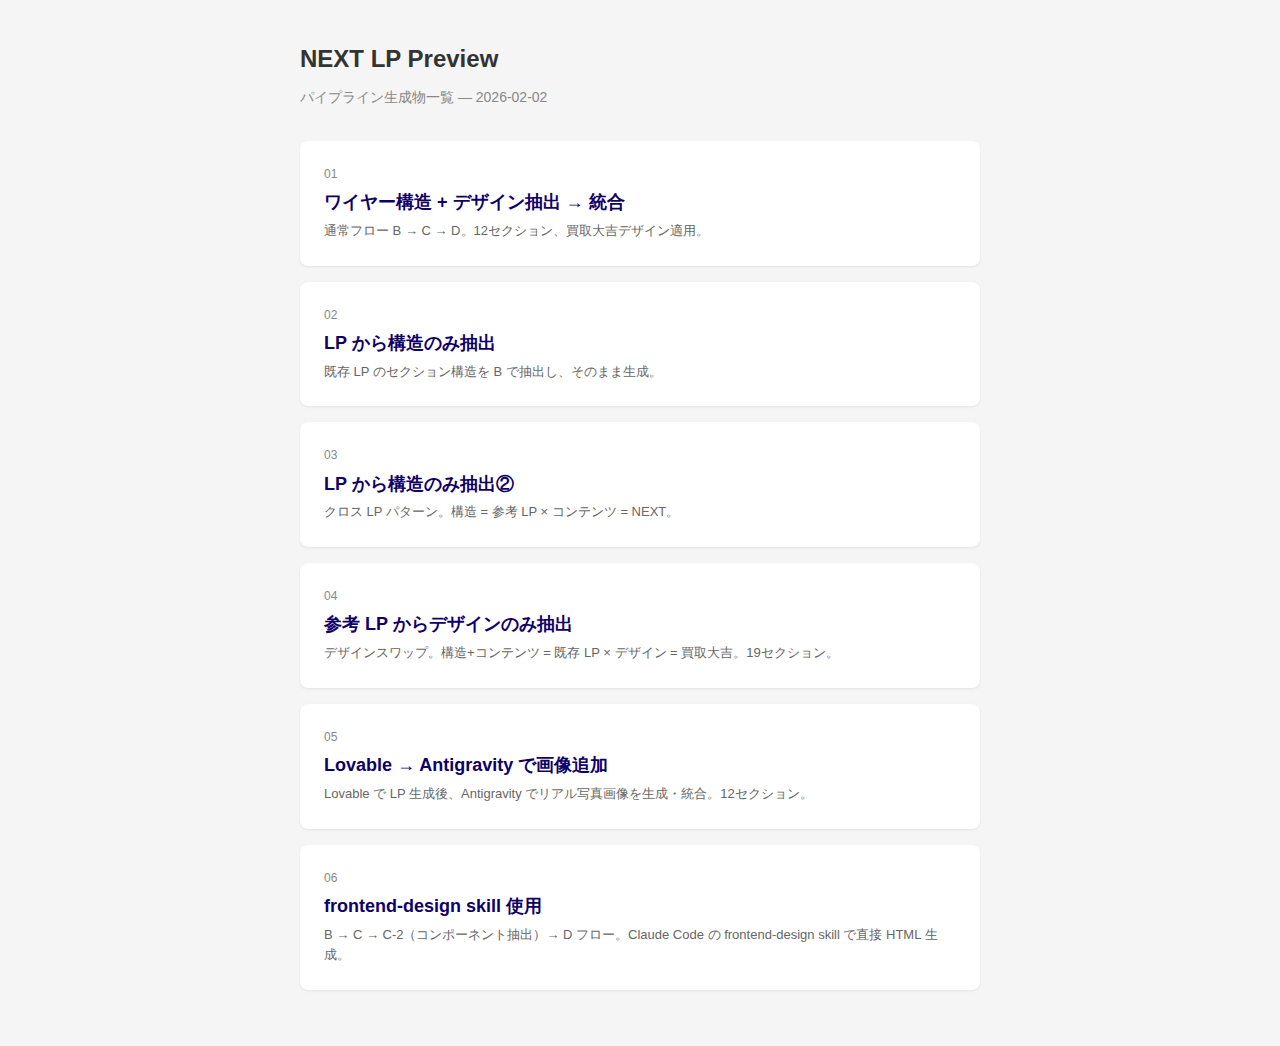
<file: index.html>
<!DOCTYPE html>
<html lang="ja">
<head>
<meta charset="UTF-8">
<meta name="viewport" content="width=device-width, initial-scale=1.0">
<title>NEXT LP Preview</title>
<style>
*{box-sizing:border-box;margin:0;padding:0}
body{font-family:'Helvetica Neue',Arial,'Hiragino Kaku Gothic ProN',sans-serif;background:#f5f5f5;color:#333;line-height:1.6}
.container{max-width:720px;margin:0 auto;padding:40px 20px}
h1{font-size:24px;font-weight:700;margin-bottom:8px}
.sub{font-size:14px;color:#888;margin-bottom:32px}
.card{display:block;background:#fff;border-radius:8px;padding:24px;margin-bottom:16px;text-decoration:none;color:inherit;box-shadow:0 1px 3px rgba(0,0,0,.08);transition:box-shadow .2s}
.card:hover{box-shadow:0 4px 12px rgba(0,0,0,.12)}
.card-num{font-size:12px;color:#888;margin-bottom:4px}
.card-title{font-size:18px;font-weight:700;color:#0F0068;margin-bottom:4px}
.card-desc{font-size:13px;color:#666}
</style>
</head>
<body>
<div class="container">
  <h1>NEXT LP Preview</h1>
  <p class="sub">パイプライン生成物一覧 — 2026-02-02</p>

  <a class="card" href="01-unified/">
    <div class="card-num">01</div>
    <div class="card-title">ワイヤー構造 + デザイン抽出 → 統合</div>
    <div class="card-desc">通常フロー B → C → D。12セクション、買取大吉デザイン適用。</div>
  </a>

  <a class="card" href="02-structure/">
    <div class="card-num">02</div>
    <div class="card-title">LP から構造のみ抽出</div>
    <div class="card-desc">既存 LP のセクション構造を B で抽出し、そのまま生成。</div>
  </a>

  <a class="card" href="03-cross-spec/">
    <div class="card-num">03</div>
    <div class="card-title">LP から構造のみ抽出②</div>
    <div class="card-desc">クロス LP パターン。構造 = 参考 LP × コンテンツ = NEXT。</div>
  </a>

  <a class="card" href="04-design-swap/">
    <div class="card-num">04</div>
    <div class="card-title">参考 LP からデザインのみ抽出</div>
    <div class="card-desc">デザインスワップ。構造+コンテンツ = 既存 LP × デザイン = 買取大吉。19セクション。</div>
  </a>

  <a class="card" href="05-lovable-antigravity/">
    <div class="card-num">05</div>
    <div class="card-title">Lovable → Antigravity で画像追加</div>
    <div class="card-desc">Lovable で LP 生成後、Antigravity でリアル写真画像を生成・統合。12セクション。</div>
  </a>

  <a class="card" href="06-frontend-design-skill/">
    <div class="card-num">06</div>
    <div class="card-title">frontend-design skill 使用</div>
    <div class="card-desc">B → C → C-2（コンポーネント抽出）→ D フロー。Claude Code の frontend-design skill で直接 HTML 生成。</div>
  </a>
</div>
</body>
</html>
</file>
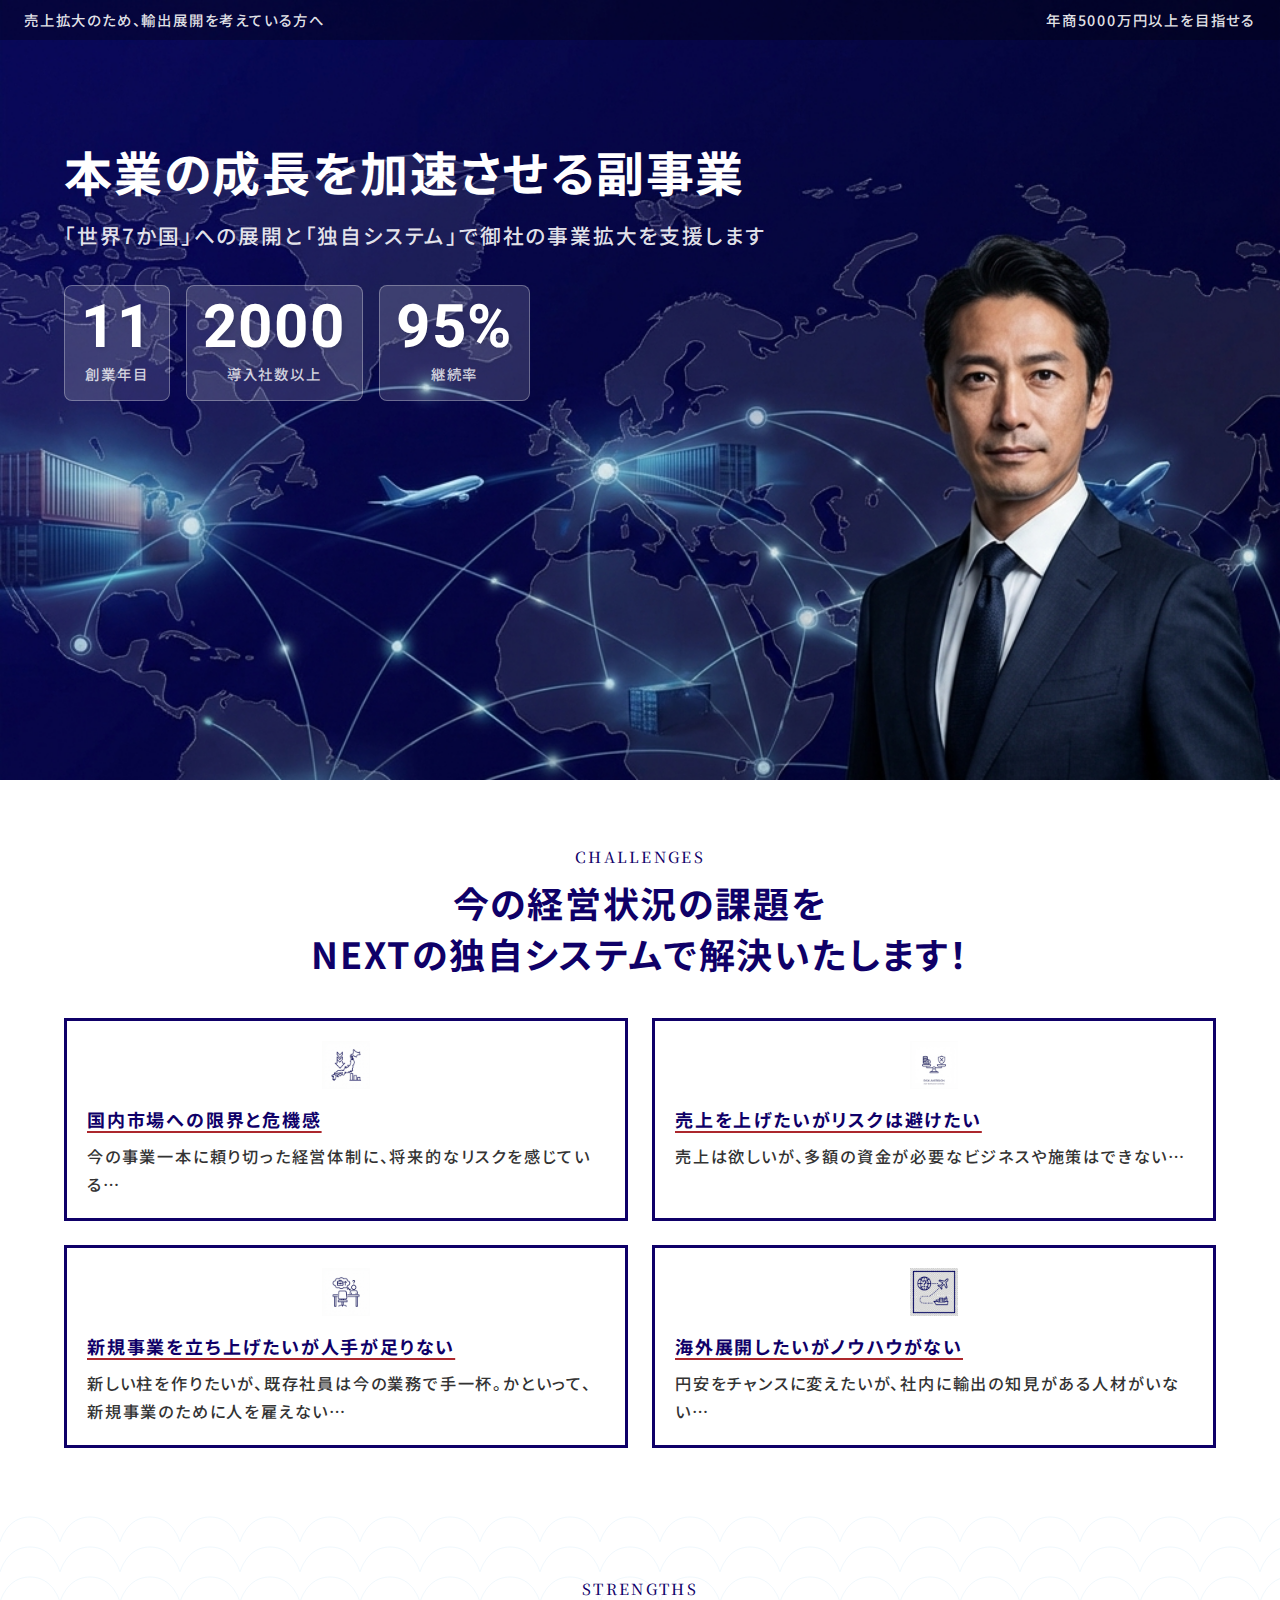
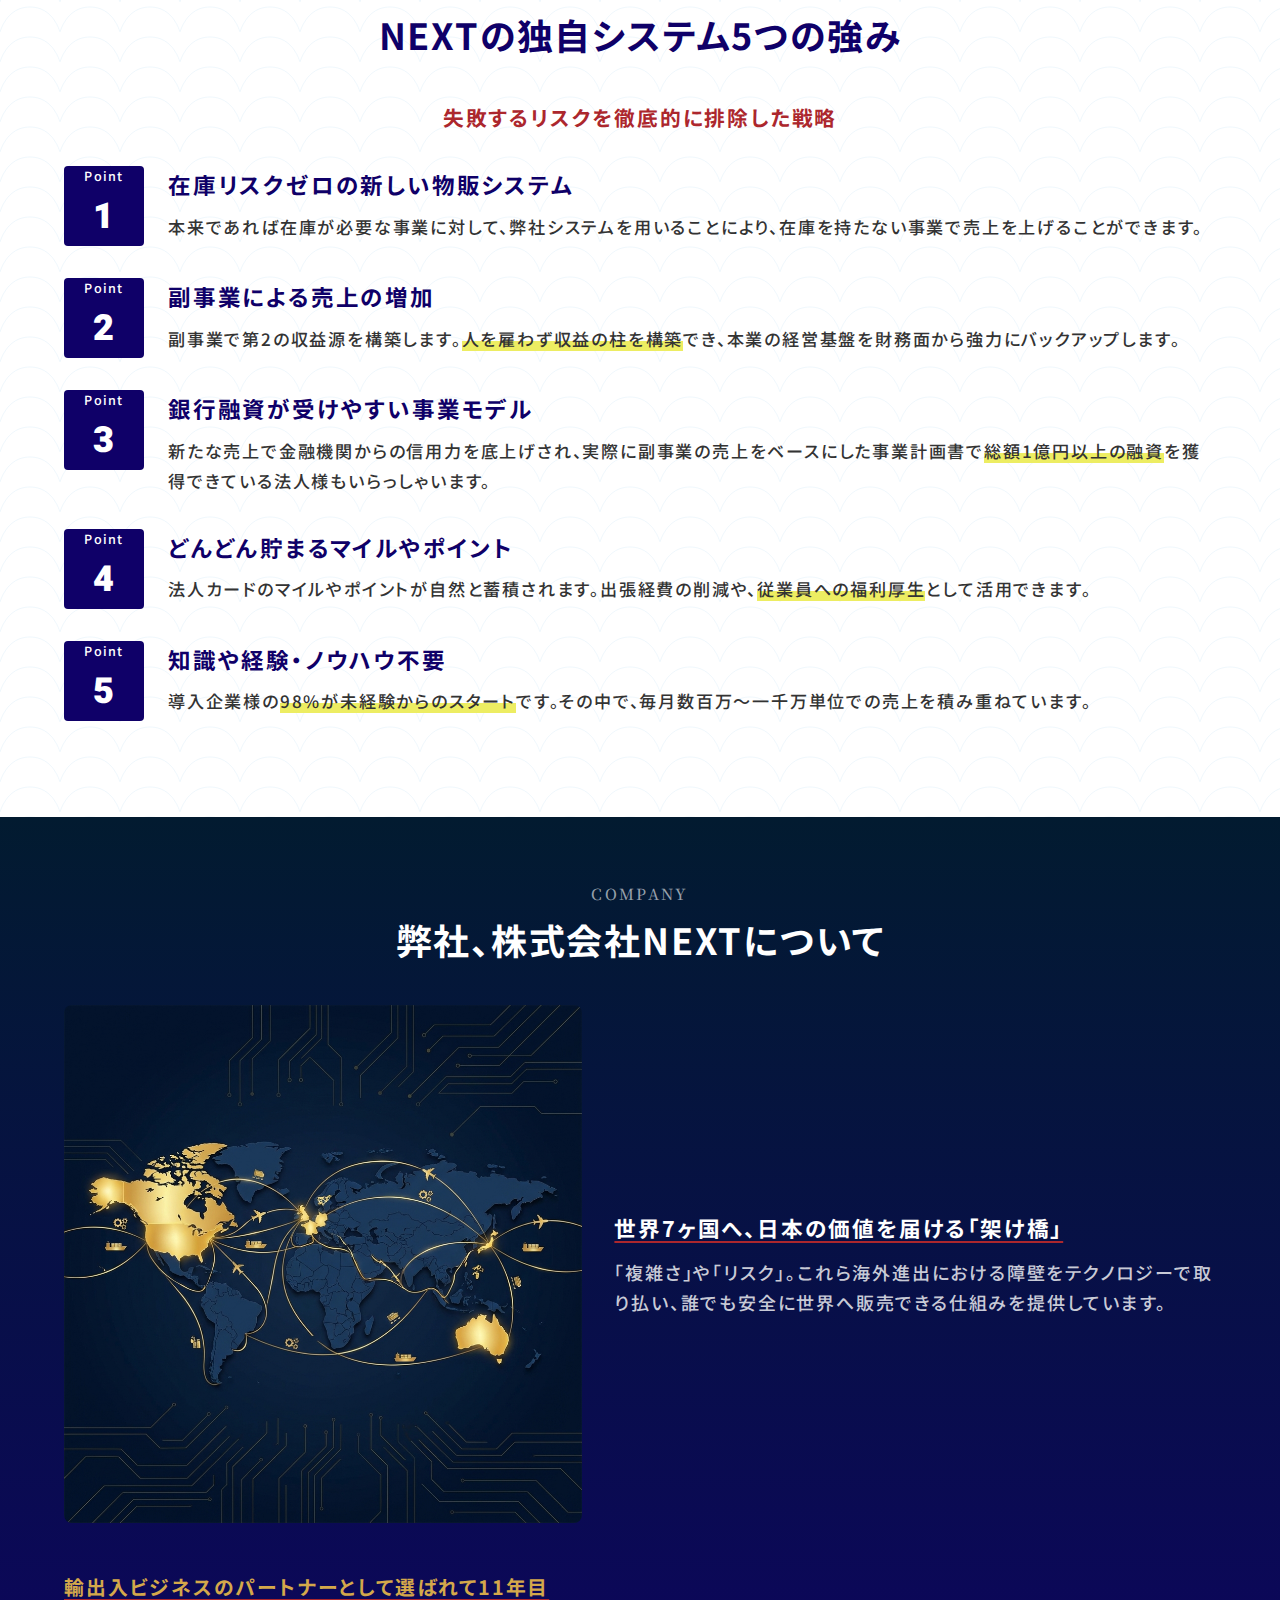
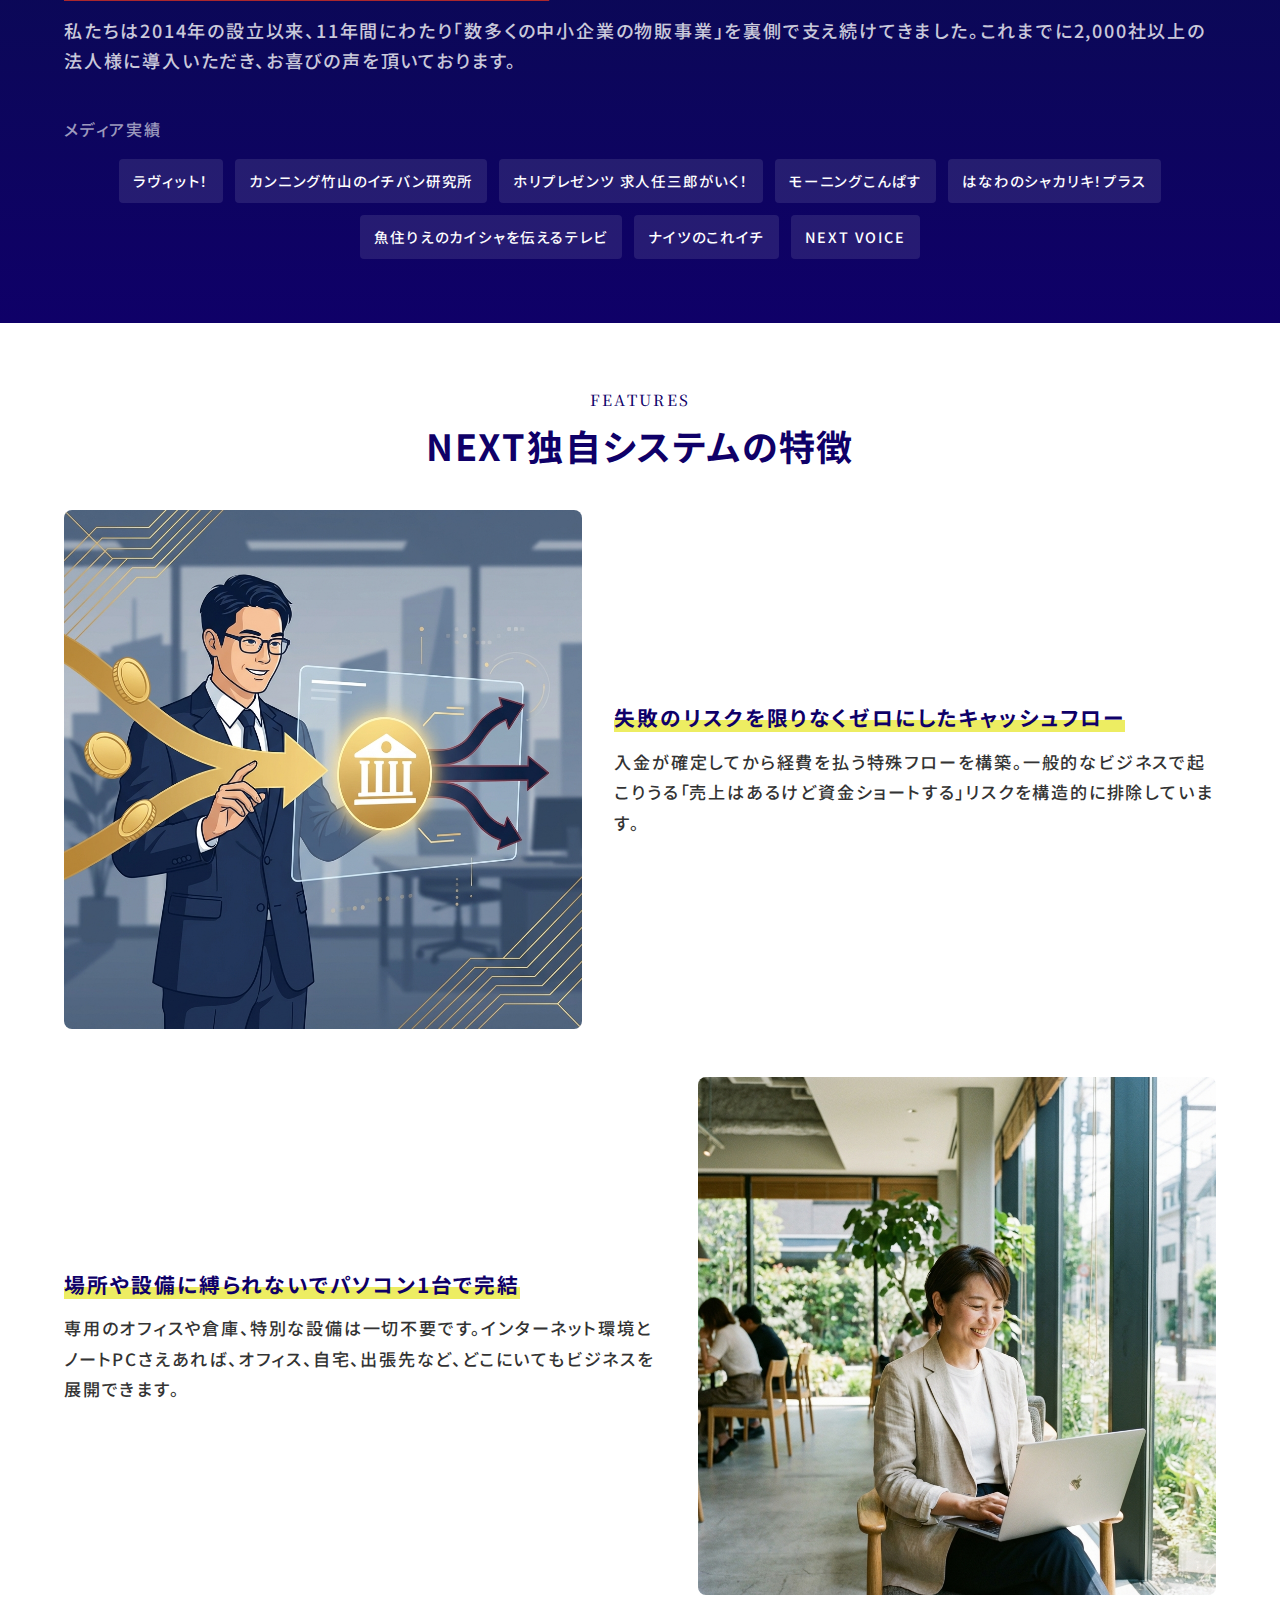
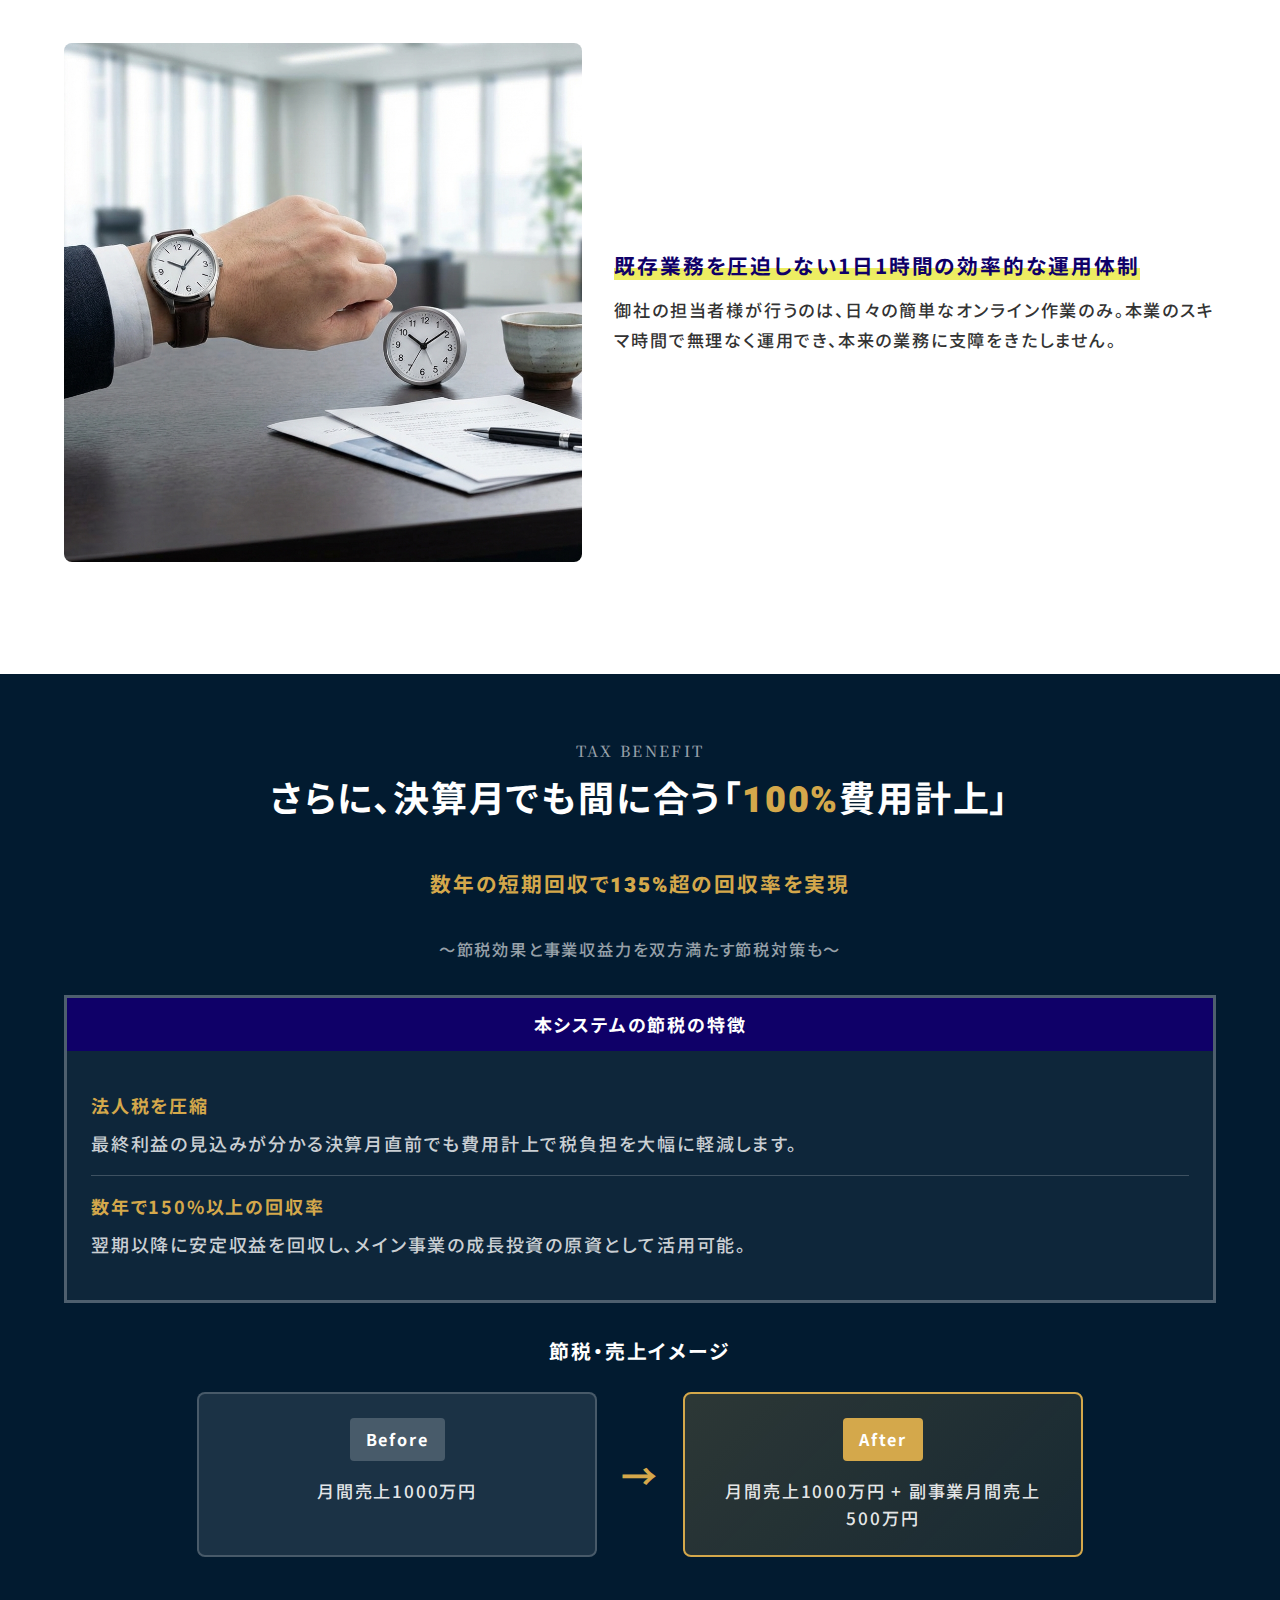
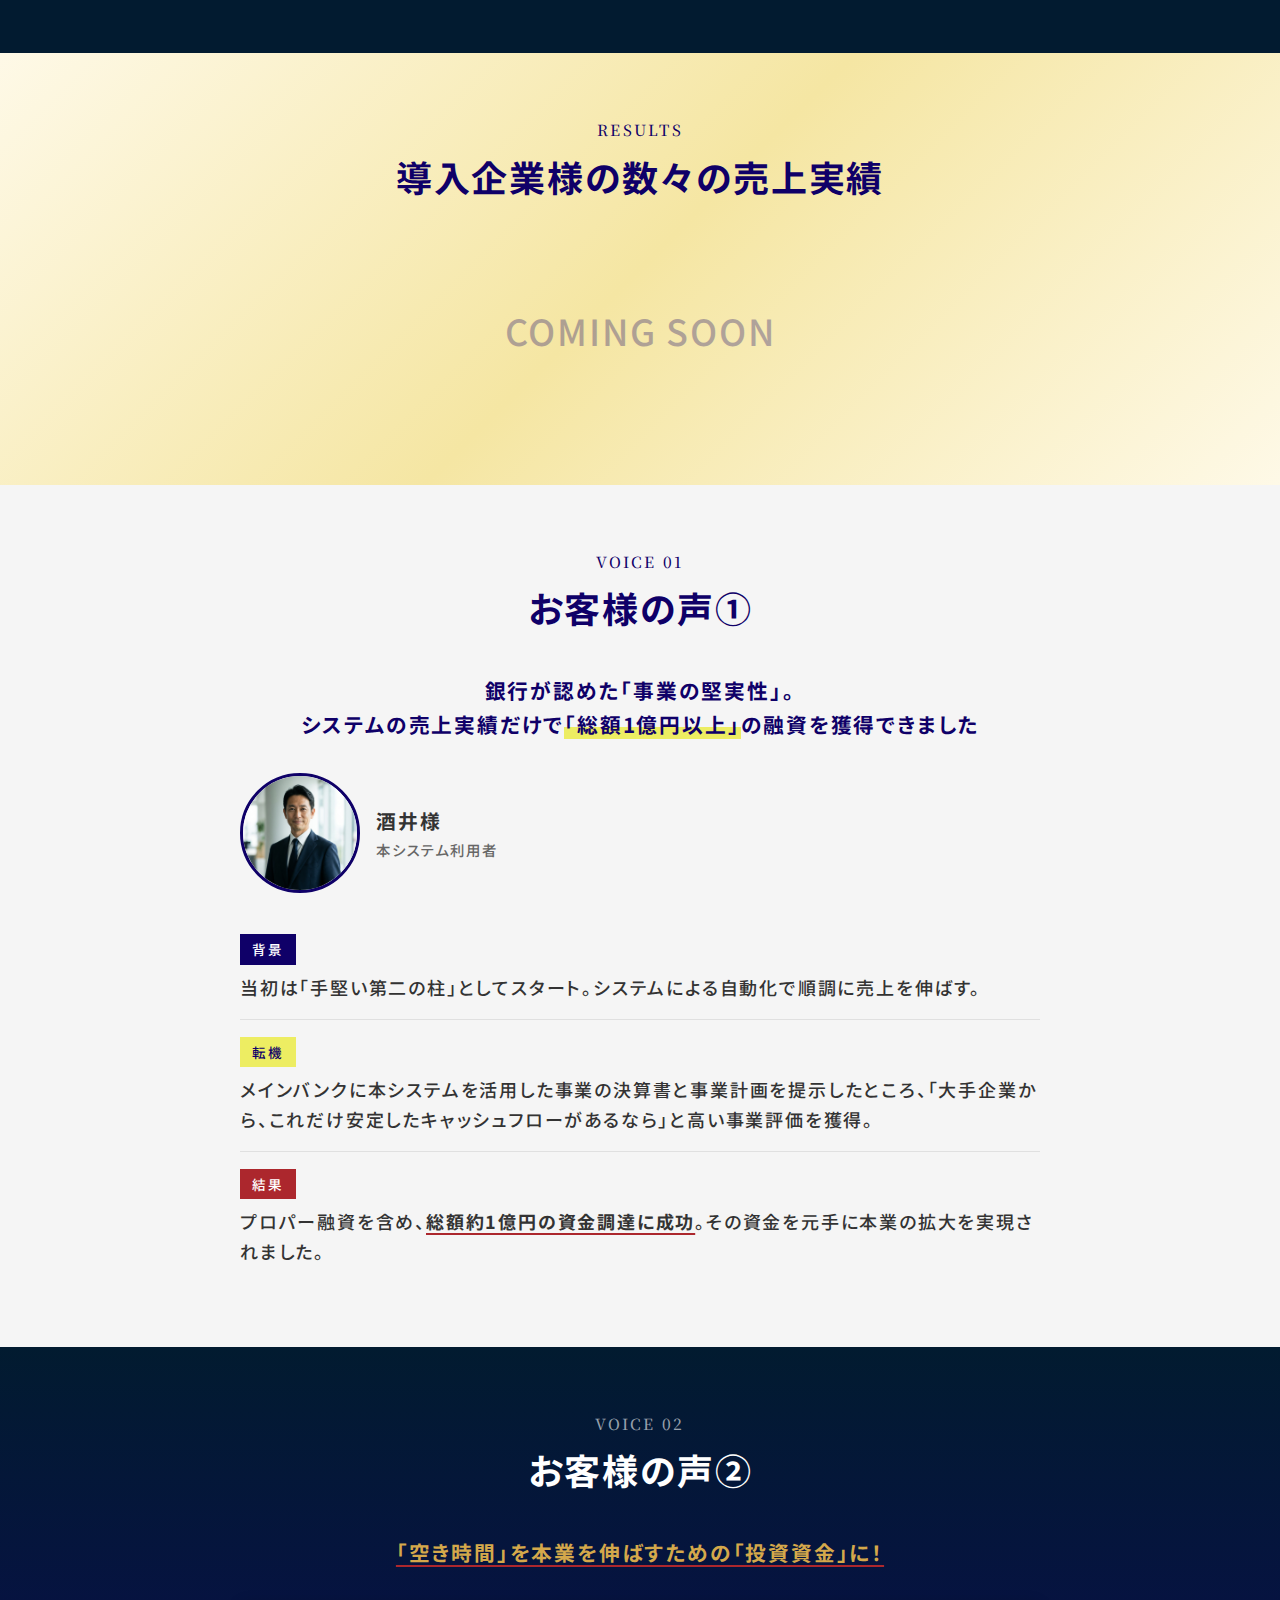
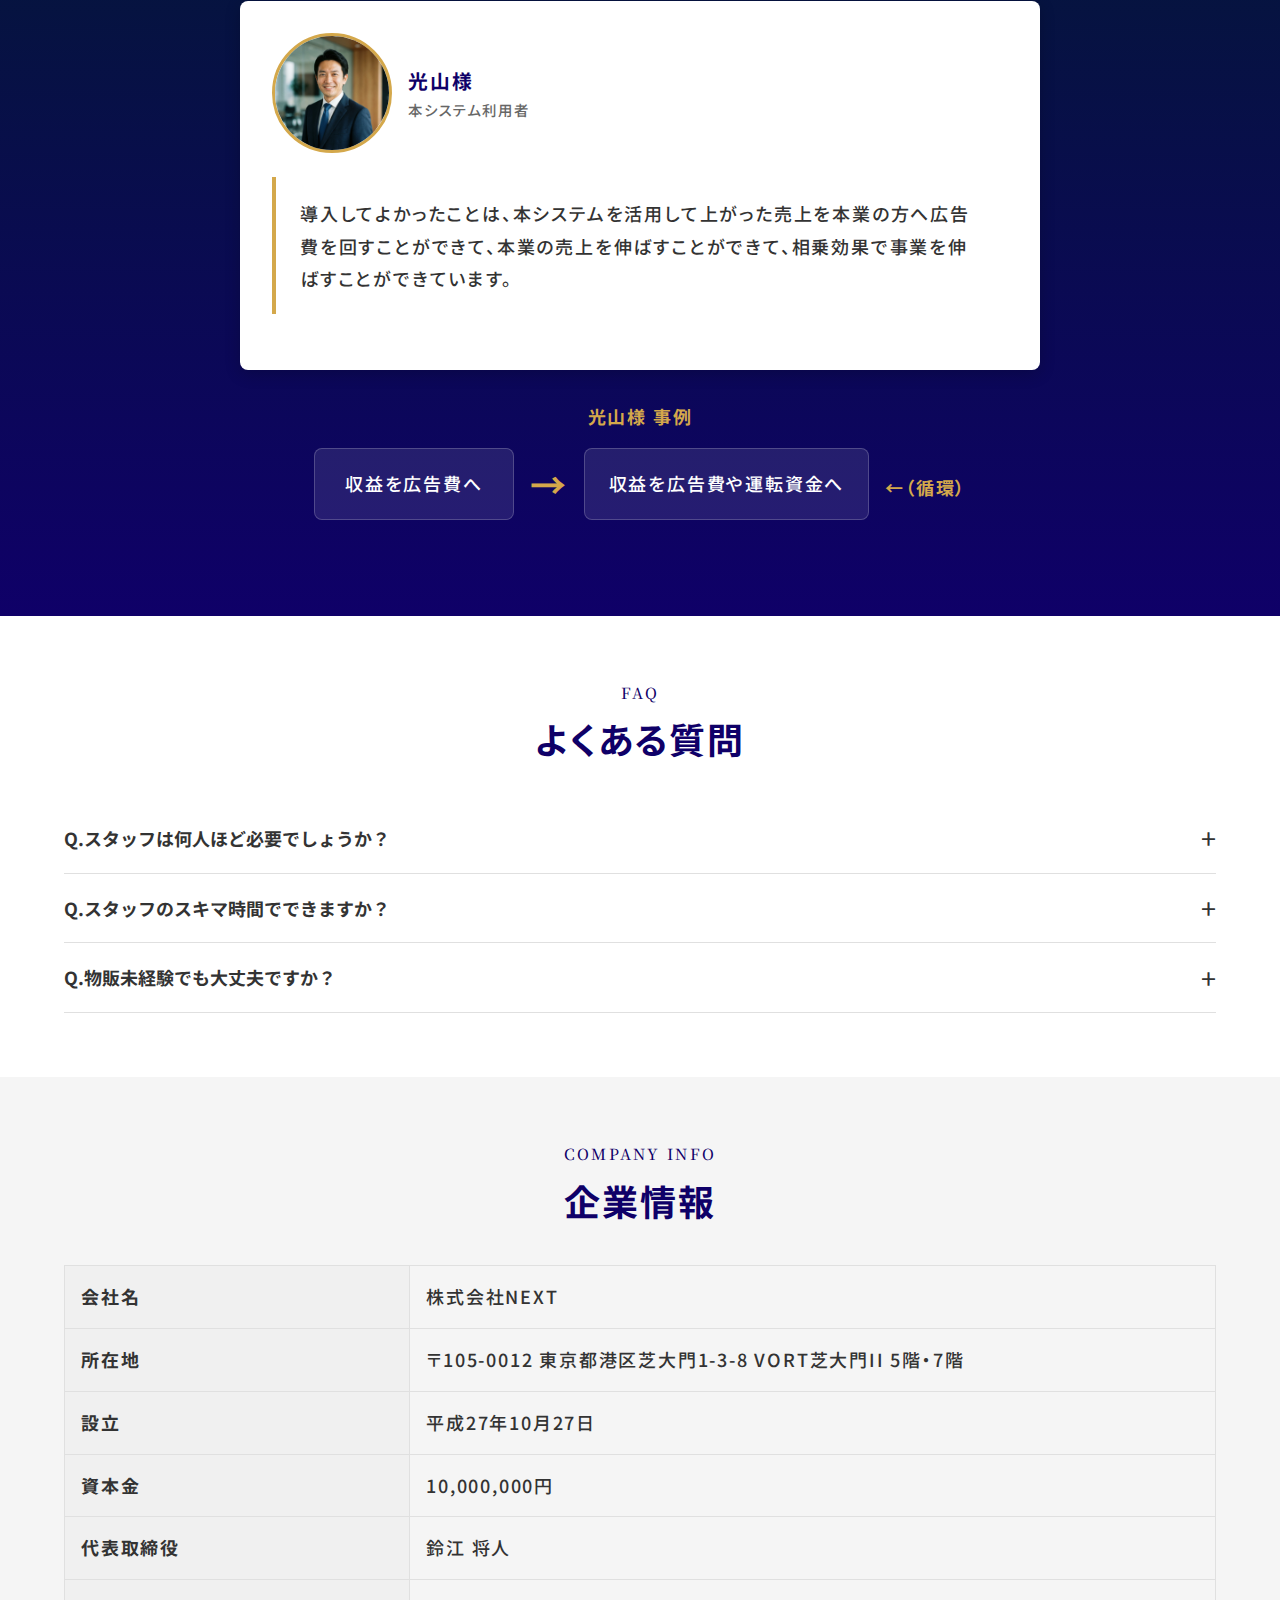
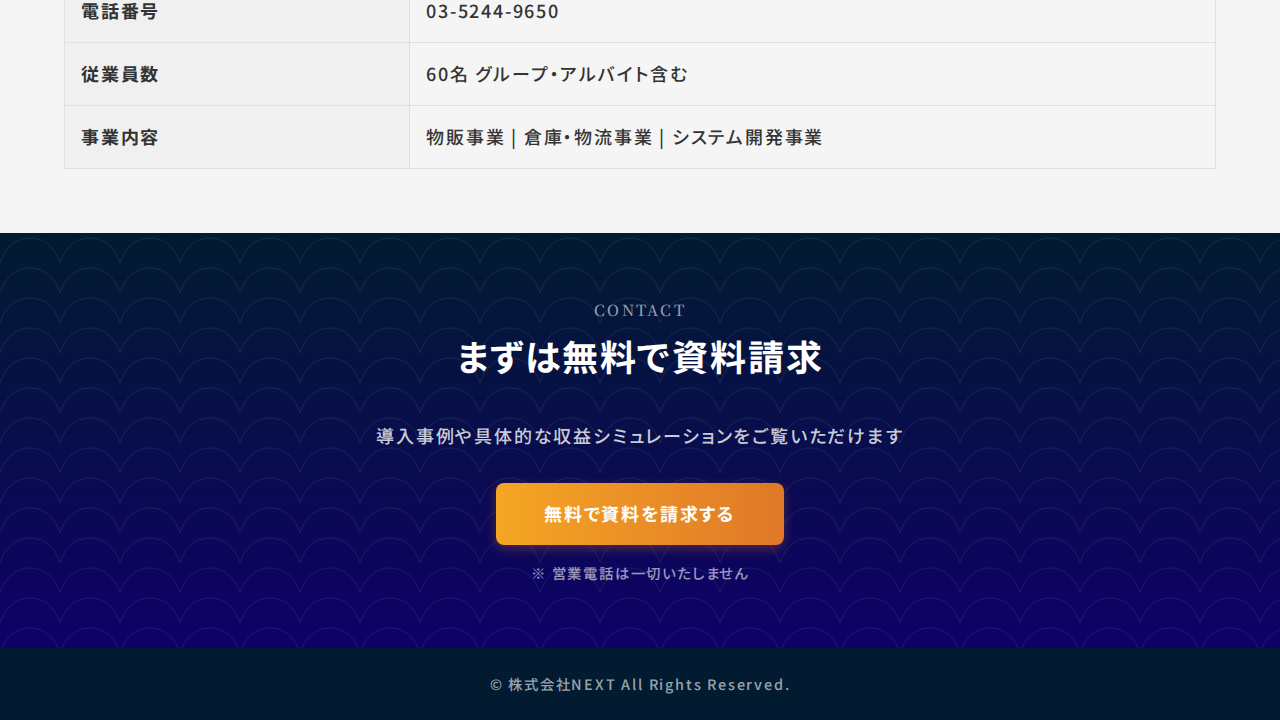
<file: 01-unified/index.html>
<!DOCTYPE html>
<html lang="ja">

<head>
    <meta charset="UTF-8">
    <meta name="viewport" content="width=device-width, initial-scale=1.0">
    <title>株式会社NEXT｜本業の成長を加速させる副事業</title>
    <meta name="description" content="株式会社NEXTは、在庫リスクゼロの独自システムで御社の事業拡大を支援します。創業11年、導入社数2000社以上、継続率95%。">
    <link rel="preconnect" href="https://fonts.googleapis.com">
    <link rel="preconnect" href="https://fonts.gstatic.com" crossorigin>
    <link
        href="https://fonts.googleapis.com/css2?family=Heebo:wght@700&family=Noto+Sans+JP:wght@400;500;700&family=Noto+Serif+JP:wght@400;700&display=swap"
        rel="stylesheet">
    <link rel="stylesheet" href="style.css">
</head>

<body>

    <!-- ============================
         sec_01: FV（ファーストビュー）
         ============================ -->
    <section class="p-fv bg-sec-01" id="fv">
        <div class="p-fv__bg p-fv__bg--sp"></div>
        <div class="p-fv__bg p-fv__bg--pc"></div>
        <div class="p-fv__header">
            <span class="p-fv__header-text">売上拡大のため、輸出展開を考えている方へ</span>
            <span class="p-fv__header-text">年商5000万円以上を目指せる</span>
        </div>
        <div class="p-fv__content">
            <h1 class="p-fv__main-copy">本業の成長を加速させる副事業</h1>
            <p class="p-fv__sub-copy">「世界7か国」への展開と「独自システム」で御社の事業拡大を支援します</p>
            <div class="p-fv__badges">
                <div class="p-fv__badge">
                    <span class="p-fv__badge-num">11</span>
                    <span class="p-fv__badge-label">創業年目</span>
                </div>
                <div class="p-fv__badge">
                    <span class="p-fv__badge-num">2000</span>
                    <span class="p-fv__badge-label">導入社数以上</span>
                </div>
                <div class="p-fv__badge">
                    <span class="p-fv__badge-num">95%</span>
                    <span class="p-fv__badge-label">継続率</span>
                </div>
            </div>
        </div>
    </section>

    <!-- ============================
         sec_02: 課題提起
         ============================ -->
    <section class="p-section bg-sec-02" id="challenges">
        <div class="l-inner">
            <div class="c-heading">
                <p class="heading-en">CHALLENGES</p>
                <h2 class="heading-jp">今の経営状況の課題を<br>NEXTの独自システムで解決いたします！</h2>
            </div>
            <div class="c-card-grid">
                <div class="c-card-bordered">
                    <div class="c-card-bordered__body">
                        <img src="images/challenge-icon-01.png" alt="" class="c-card-bordered__icon">
                        <h3 class="c-card-bordered__title u-underline-red">国内市場への限界と危機感</h3>
                        <p class="c-card-bordered__desc">今の事業一本に頼り切った経営体制に、将来的なリスクを感じている…</p>
                    </div>
                </div>
                <div class="c-card-bordered">
                    <div class="c-card-bordered__body">
                        <img src="images/challenge-icon-02.png" alt="" class="c-card-bordered__icon">
                        <h3 class="c-card-bordered__title u-underline-red">売上を上げたいがリスクは避けたい</h3>
                        <p class="c-card-bordered__desc">売上は欲しいが、多額の資金が必要なビジネスや施策はできない…</p>
                    </div>
                </div>
                <div class="c-card-bordered">
                    <div class="c-card-bordered__body">
                        <img src="images/challenge-icon-03.png" alt="" class="c-card-bordered__icon">
                        <h3 class="c-card-bordered__title u-underline-red">新規事業を立ち上げたいが人手が足りない</h3>
                        <p class="c-card-bordered__desc">新しい柱を作りたいが、既存社員は今の業務で手一杯。かといって、新規事業のために人を雇えない…</p>
                    </div>
                </div>
                <div class="c-card-bordered">
                    <div class="c-card-bordered__body">
                        <img src="images/challenge-icon-04.png" alt="" class="c-card-bordered__icon">
                        <h3 class="c-card-bordered__title u-underline-red">海外展開したいがノウハウがない</h3>
                        <p class="c-card-bordered__desc">円安をチャンスに変えたいが、社内に輸出の知見がある人材がいない…</p>
                    </div>
                </div>
            </div>
        </div>
    </section>

    <!-- ============================
         sec_03: NEXTの独自システム5つの強み
         ============================ -->
    <section class="p-section bg-sec-03" id="strengths">
        <div class="l-inner">
            <div class="c-heading">
                <p class="heading-en">STRENGTHS</p>
                <h2 class="heading-jp">NEXTの独自システム5つの強み</h2>
            </div>
            <p class="c-sub-heading" style="color:var(--accent-primary);font-weight:700;">失敗するリスクを徹底的に排除した戦略</p>

            <!-- Point 1 -->
            <div class="c-point">
                <div class="c-point__num">
                    <span class="c-point__num-label">Point</span>
                    <span class="c-point__num-value">1</span>
                </div>
                <div class="c-point__body">
                    <h3 class="c-point__title">在庫リスクゼロの新しい物販システム</h3>
                    <p class="c-point__desc">本来であれば在庫が必要な事業に対して、弊社システムを用いることにより、在庫を持たない事業で売上を上げることができます。</p>
                </div>
            </div>

            <!-- Point 2 -->
            <div class="c-point">
                <div class="c-point__num">
                    <span class="c-point__num-label">Point</span>
                    <span class="c-point__num-value">2</span>
                </div>
                <div class="c-point__body">
                    <h3 class="c-point__title">副事業による売上の増加</h3>
                    <p class="c-point__desc">副事業で第2の収益源を構築します。<span
                            class="u-marker">人を雇わず収益の柱を構築</span>でき、本業の経営基盤を財務面から強力にバックアップします。</p>
                </div>
            </div>

            <!-- Point 3 -->
            <div class="c-point">
                <div class="c-point__num">
                    <span class="c-point__num-label">Point</span>
                    <span class="c-point__num-value">3</span>
                </div>
                <div class="c-point__body">
                    <h3 class="c-point__title">銀行融資が受けやすい事業モデル</h3>
                    <p class="c-point__desc">新たな売上で金融機関からの信用力を底上げされ、実際に副事業の売上をベースにした事業計画書で<span
                            class="u-marker">総額1億円以上の融資</span>を獲得できている法人様もいらっしゃいます。</p>
                </div>
            </div>

            <!-- Point 4 -->
            <div class="c-point">
                <div class="c-point__num">
                    <span class="c-point__num-label">Point</span>
                    <span class="c-point__num-value">4</span>
                </div>
                <div class="c-point__body">
                    <h3 class="c-point__title">どんどん貯まるマイルやポイント</h3>
                    <p class="c-point__desc">法人カードのマイルやポイントが自然と蓄積されます。出張経費の削減や、<span
                            class="u-marker">従業員への福利厚生</span>として活用できます。</p>
                </div>
            </div>

            <!-- Point 5 -->
            <div class="c-point">
                <div class="c-point__num">
                    <span class="c-point__num-label">Point</span>
                    <span class="c-point__num-value">5</span>
                </div>
                <div class="c-point__body">
                    <h3 class="c-point__title">知識や経験・ノウハウ不要</h3>
                    <p class="c-point__desc">導入企業様の<span
                            class="u-marker">98%が未経験からのスタート</span>です。その中で、毎月数百万〜一千万単位での売上を積み重ねています。</p>
                </div>
            </div>
        </div>
    </section>

    <!-- ============================
         sec_04: 会社紹介
         ============================ -->
    <section class="p-section bg-sec-04" id="company">
        <div class="l-inner">
            <div class="c-heading">
                <p class="heading-en heading-en--dark">COMPANY</p>
                <h2 class="heading-jp heading-jp--dark">弊社、株式会社NEXTについて</h2>
            </div>

            <!-- 会社ビジョン -->
            <div class="c-feature">
                <img src="images/company-vision.png" alt="世界7か国展開" class="c-feature__img">
                <div class="c-feature__body">
                    <h3 class="u-underline-red" style="font-size:1.2rem;font-weight:700;color:#fff;margin-bottom:12px;">
                        世界7ヶ国へ、日本の価値を届ける「架け橋」</h3>
                    <p style="color:rgba(255,255,255,0.8);">
                        「複雑さ」や「リスク」。これら海外進出における障壁をテクノロジーで取り払い、誰でも安全に世界へ販売できる仕組みを提供しています。</p>
                </div>
            </div>

            <!-- 会社実績 -->
            <div style="margin-top:40px;">
                <h3 class="u-underline-red"
                    style="font-size:1.1rem;font-weight:700;color:var(--accent-secondary);margin-bottom:12px;">
                    輸出入ビジネスのパートナーとして選ばれて11年目</h3>
                <p style="color:rgba(255,255,255,0.8);">
                    私たちは2014年の設立以来、11年間にわたり「数多くの中小企業の物販事業」を裏側で支え続けてきました。これまでに2,000社以上の法人様に導入いただき、お喜びの声を頂いております。</p>
            </div>

            <!-- メディア実績 -->
            <div style="margin-top:40px;">
                <p style="font-size:0.9rem;color:rgba(255,255,255,0.6);margin-bottom:16px;">メディア実績</p>
                <div style="display:flex;flex-wrap:wrap;gap:12px;justify-content:center;">
                    <span
                        style="background:rgba(255,255,255,0.1);padding:10px 14px;border-radius:4px;font-size:0.8rem;">ラヴィット！</span>
                    <span
                        style="background:rgba(255,255,255,0.1);padding:10px 14px;border-radius:4px;font-size:0.8rem;">カンニング竹山のイチバン研究所</span>
                    <span
                        style="background:rgba(255,255,255,0.1);padding:10px 14px;border-radius:4px;font-size:0.8rem;">ホリプレゼンツ
                        求人任三郎がいく！</span>
                    <span
                        style="background:rgba(255,255,255,0.1);padding:10px 14px;border-radius:4px;font-size:0.8rem;">モーニングこんぱす</span>
                    <span
                        style="background:rgba(255,255,255,0.1);padding:10px 14px;border-radius:4px;font-size:0.8rem;">はなわのシャカリキ！プラス</span>
                    <span
                        style="background:rgba(255,255,255,0.1);padding:10px 14px;border-radius:4px;font-size:0.8rem;">魚住りえのカイシャを伝えるテレビ</span>
                    <span
                        style="background:rgba(255,255,255,0.1);padding:10px 14px;border-radius:4px;font-size:0.8rem;">ナイツのこれイチ</span>
                    <span
                        style="background:rgba(255,255,255,0.1);padding:10px 14px;border-radius:4px;font-size:0.8rem;">NEXT
                        VOICE</span>
                </div>
            </div>
        </div>
    </section>

    <!-- ============================
         sec_05: NEXT独自システムの特徴
         ============================ -->
    <section class="p-section bg-sec-05" id="features">
        <div class="l-inner">
            <div class="c-heading">
                <p class="heading-en">FEATURES</p>
                <h2 class="heading-jp">NEXT独自システムの特徴</h2>
            </div>

            <!-- 特徴1 -->
            <div class="c-feature">
                <img src="images/feature-img-01.png" alt="キャッシュフロー" class="c-feature__img">
                <div class="c-feature__body">
                    <h3 class="c-feature__title"><span class="u-marker">失敗のリスクを限りなくゼロにしたキャッシュフロー</span></h3>
                    <p class="c-feature__desc">入金が確定してから経費を払う特殊フローを構築。一般的なビジネスで起こりうる「売上はあるけど資金ショートする」リスクを構造的に排除しています。
                    </p>
                </div>
            </div>

            <!-- 特徴2 -->
            <div class="c-feature c-feature--reverse">
                <img src="images/feature-img-02.png" alt="パソコン1台" class="c-feature__img">
                <div class="c-feature__body">
                    <h3 class="c-feature__title"><span class="u-marker">場所や設備に縛られないでパソコン1台で完結</span></h3>
                    <p class="c-feature__desc">
                        専用のオフィスや倉庫、特別な設備は一切不要です。インターネット環境とノートPCさえあれば、オフィス、自宅、出張先など、どこにいてもビジネスを展開できます。</p>
                </div>
            </div>

            <!-- 特徴3 -->
            <div class="c-feature">
                <img src="images/feature-img-03.png" alt="1日1時間" class="c-feature__img">
                <div class="c-feature__body">
                    <h3 class="c-feature__title"><span class="u-marker">既存業務を圧迫しない1日1時間の効率的な運用体制</span></h3>
                    <p class="c-feature__desc">御社の担当者様が行うのは、日々の簡単なオンライン作業のみ。本業のスキマ時間で無理なく運用でき、本来の業務に支障をきたしません。</p>
                </div>
            </div>
        </div>
    </section>

    <!-- ============================
         sec_06: 節税効果 (dark bg)
         ============================ -->
    <section class="p-section bg-sec-06" id="tax">
        <div class="l-inner">
            <div class="c-heading">
                <p class="heading-en heading-en--dark">TAX BENEFIT</p>
                <h2 class="heading-jp heading-jp--dark">さらに、決算月でも間に合う「<span class="glossy-number">100%</span>費用計上」</h2>
            </div>
            <p class="c-sub-heading" style="color:var(--accent-secondary);font-weight:700;">数年の短期回収で<span
                    class="glossy-number">135%</span>超の回収率を実現</p>
            <p style="font-size:0.9rem;color:rgba(255,255,255,0.6);text-align:center;margin-bottom:32px;">
                〜節税効果と事業収益力を双方満たす節税対策も〜</p>

            <div class="c-tax-box">
                <div class="c-tax-box__header">本システムの節税の特徴</div>
                <div class="c-tax-box__body">
                    <div class="c-tax-box__item">
                        <p class="c-tax-box__item-title">法人税を圧縮</p>
                        <p class="c-tax-box__item-desc">最終利益の見込みが分かる決算月直前でも費用計上で税負担を大幅に軽減します。</p>
                    </div>
                    <div class="c-tax-box__item">
                        <p class="c-tax-box__item-title">数年で150%以上の回収率</p>
                        <p class="c-tax-box__item-desc">翌期以降に安定収益を回収し、メイン事業の成長投資の原資として活用可能。</p>
                    </div>
                </div>
            </div>

            <!-- Before/After Compare (html_structure_hint) -->
            <div class="c-compare">
                <h3 class="c-compare__title">節税・売上イメージ</h3>
                <div class="c-compare__columns">
                    <div class="c-compare__column c-compare__column--before">
                        <h4 class="c-compare__label">Before</h4>
                        <div class="c-compare__item">月間売上1000万円</div>
                    </div>
                    <div class="c-compare__arrow">→</div>
                    <div class="c-compare__column c-compare__column--after">
                        <h4 class="c-compare__label">After</h4>
                        <div class="c-compare__item">月間売上1000万円 + 副事業月間売上500万円</div>
                    </div>
                </div>
            </div>
        </div>
    </section>

    <!-- ============================
         sec_07: 導入企業の売上実績
         ★ placeholder: true - COMING SOON表示
         ============================ -->
    <section class="p-section bg-sec-07" id="results">
        <div class="l-inner">
            <div class="c-heading">
                <p class="heading-en">RESULTS</p>
                <h2 class="heading-jp">導入企業様の数々の売上実績</h2>
            </div>
            <p class="c-coming-soon">COMING SOON</p>
        </div>
    </section>

    <!-- ============================
         sec_08: お客様の声①（酒井様）
         ============================ -->
    <section class="p-section bg-sec-08" id="voice1">
        <div class="l-inner">
            <div class="c-heading">
                <p class="heading-en">VOICE 01</p>
                <h2 class="heading-jp">お客様の声①</h2>
            </div>
            <p class="c-sub-heading" style="font-weight:700;color:var(--brand-heading-text-light);">
                銀行が認めた「事業の堅実性」。<br>システムの売上実績だけで<span class="u-marker">「総額1億円以上」</span>の融資を獲得できました</p>

            <div class="c-testimonial">
                <div class="c-testimonial__profile">
                    <img src="images/testimonial-sakai.png" alt="酒井様" class="c-testimonial__img">
                    <div>
                        <p class="c-testimonial__name">酒井様</p>
                        <p class="c-testimonial__label">本システム利用者</p>
                    </div>
                </div>

                <div class="c-story-step">
                    <span class="c-story-label c-story-label--bg">背景</span>
                    <p>当初は「手堅い第二の柱」としてスタート。システムによる自動化で順調に売上を伸ばす。</p>
                </div>
                <div class="c-story-step">
                    <span class="c-story-label c-story-label--turn">転機</span>
                    <p>メインバンクに本システムを活用した事業の決算書と事業計画を提示したところ、「大手企業から、これだけ安定したキャッシュフローがあるなら」と高い事業評価を獲得。</p>
                </div>
                <div class="c-story-step">
                    <span class="c-story-label c-story-label--result">結果</span>
                    <p>プロパー融資を含め、<strong class="u-underline-red">総額約1億円の資金調達に成功</strong>。その資金を元手に本業の拡大を実現されました。</p>
                </div>
            </div>
        </div>
    </section>

    <!-- ============================
         sec_09: お客様の声②（光山様）
         ============================ -->
    <section class="p-section bg-sec-09" id="voice2">
        <div class="l-inner">
            <div class="c-heading">
                <p class="heading-en heading-en--dark">VOICE 02</p>
                <h2 class="heading-jp heading-jp--dark">お客様の声②</h2>
            </div>
            <p class="c-sub-heading u-underline-red" style="font-weight:700;color:var(--accent-secondary);">
                「空き時間」を本業を伸ばすための「投資資金」に！</p>

            <div class="c-testimonial"
                style="background:#fff;padding:32px;border-radius:8px;box-shadow:0 4px 16px rgba(0,0,0,0.2);color:var(--text-body);">
                <div class="c-testimonial__profile">
                    <img src="images/testimonial-mitsuyama.png" alt="光山様" class="c-testimonial__img"
                        style="border-color:var(--accent-secondary);">
                    <div>
                        <p class="c-testimonial__name" style="color:var(--brand-heading-text-light);">光山様</p>
                        <p class="c-testimonial__label">本システム利用者</p>
                    </div>
                </div>

                <blockquote class="c-quote">
                    導入してよかったことは、本システムを活用して上がった売上を本業の方へ広告費を回すことができて、本業の売上を伸ばすことができて、相乗効果で事業を伸ばすことができています。
                </blockquote>
            </div>

            <!-- Flow Diagram (html_structure_hint) -->
            <div class="c-flow">
                <h4 class="c-flow__title">光山様 事例</h4>
                <div class="c-flow__body">
                    <div class="c-flow__step">収益を広告費へ</div>
                    <span class="c-flow__arrow">→</span>
                    <div class="c-flow__step">収益を広告費や運転資金へ</div>
                    <span class="c-flow__arrow c-flow__arrow--return">←（循環）</span>
                </div>
            </div>
        </div>
    </section>

    <!-- ============================
         sec_10: よくある質問（FAQ）
         ============================ -->
    <section class="p-section bg-sec-10" id="faq">
        <div class="l-inner">
            <div class="c-heading">
                <p class="heading-en">FAQ</p>
                <h2 class="heading-jp">よくある質問</h2>
            </div>

            <div class="c-faq-item">
                <button class="c-faq-item__q">Q.スタッフは何人ほど必要でしょうか？</button>
                <div class="c-faq-item__a">A.基本的には1名から運用可能です。弊社のサポート体制が充実しているため、専任スタッフを置く必要はありません。既存の業務と兼任で十分対応いただけます。
                </div>
            </div>
            <div class="c-faq-item">
                <button class="c-faq-item__q">Q.スタッフのスキマ時間でできますか？</button>
                <div class="c-faq-item__a">
                    A.はい、可能です。1日1時間程度の作業で運用できるよう、独自の販売管理ツールを提供しています。本業の合間や移動時間など、スキマ時間を活用して取り組んでいただけます。</div>
            </div>
            <div class="c-faq-item">
                <button class="c-faq-item__q">Q.物販未経験でも大丈夫ですか？</button>
                <div class="c-faq-item__a">A.もちろん大丈夫です。導入企業様の98%が未経験からのスタートです。専門チームが一からサポートしますので、知識や経験がなくても安心して始められます。
                </div>
            </div>
        </div>
    </section>

    <!-- ============================
         sec_11: 企業情報
         ============================ -->
    <section class="p-section bg-sec-11" id="company-info">
        <div class="l-inner">
            <div class="c-heading">
                <p class="heading-en">COMPANY INFO</p>
                <h2 class="heading-jp">企業情報</h2>
            </div>
            <table class="c-table">
                <tr>
                    <th>会社名</th>
                    <td>株式会社NEXT</td>
                </tr>
                <tr>
                    <th>所在地</th>
                    <td>〒105-0012 東京都港区芝大門1-3-8 VORT芝大門II 5階・7階</td>
                </tr>
                <tr>
                    <th>設立</th>
                    <td>平成27年10月27日</td>
                </tr>
                <tr>
                    <th>資本金</th>
                    <td>10,000,000円</td>
                </tr>
                <tr>
                    <th>代表取締役</th>
                    <td>鈴江 将人</td>
                </tr>
                <tr>
                    <th>電話番号</th>
                    <td>03-5244-9650</td>
                </tr>
                <tr>
                    <th>従業員数</th>
                    <td>60名 グループ・アルバイト含む</td>
                </tr>
                <tr>
                    <th>事業内容</th>
                    <td>物販事業 | 倉庫・物流事業 | システム開発事業</td>
                </tr>
            </table>
        </div>
    </section>

    <!-- ============================
         sec_12: 最終CTA
         ============================ -->
    <section class="p-section bg-sec-12" id="contact">
        <div class="l-inner u-text-center">
            <div class="c-heading">
                <p class="heading-en heading-en--dark">CONTACT</p>
                <h2 class="heading-jp heading-jp--dark">まずは無料で資料請求</h2>
            </div>
            <p style="color:rgba(255,255,255,0.8);margin-bottom:32px;">導入事例や具体的な収益シミュレーションをご覧いただけます</p>
            <a href="/contact/" class="c-cta-btn">無料で資料を請求する</a>
            <p class="c-micro-copy">※ 営業電話は一切いたしません</p>
        </div>
    </section>

    <!-- Footer -->
    <footer class="l-footer">
        <p>© 株式会社NEXT All Rights Reserved.</p>
    </footer>

    <script src="script.js"></script>
</body>

</html>
</file>
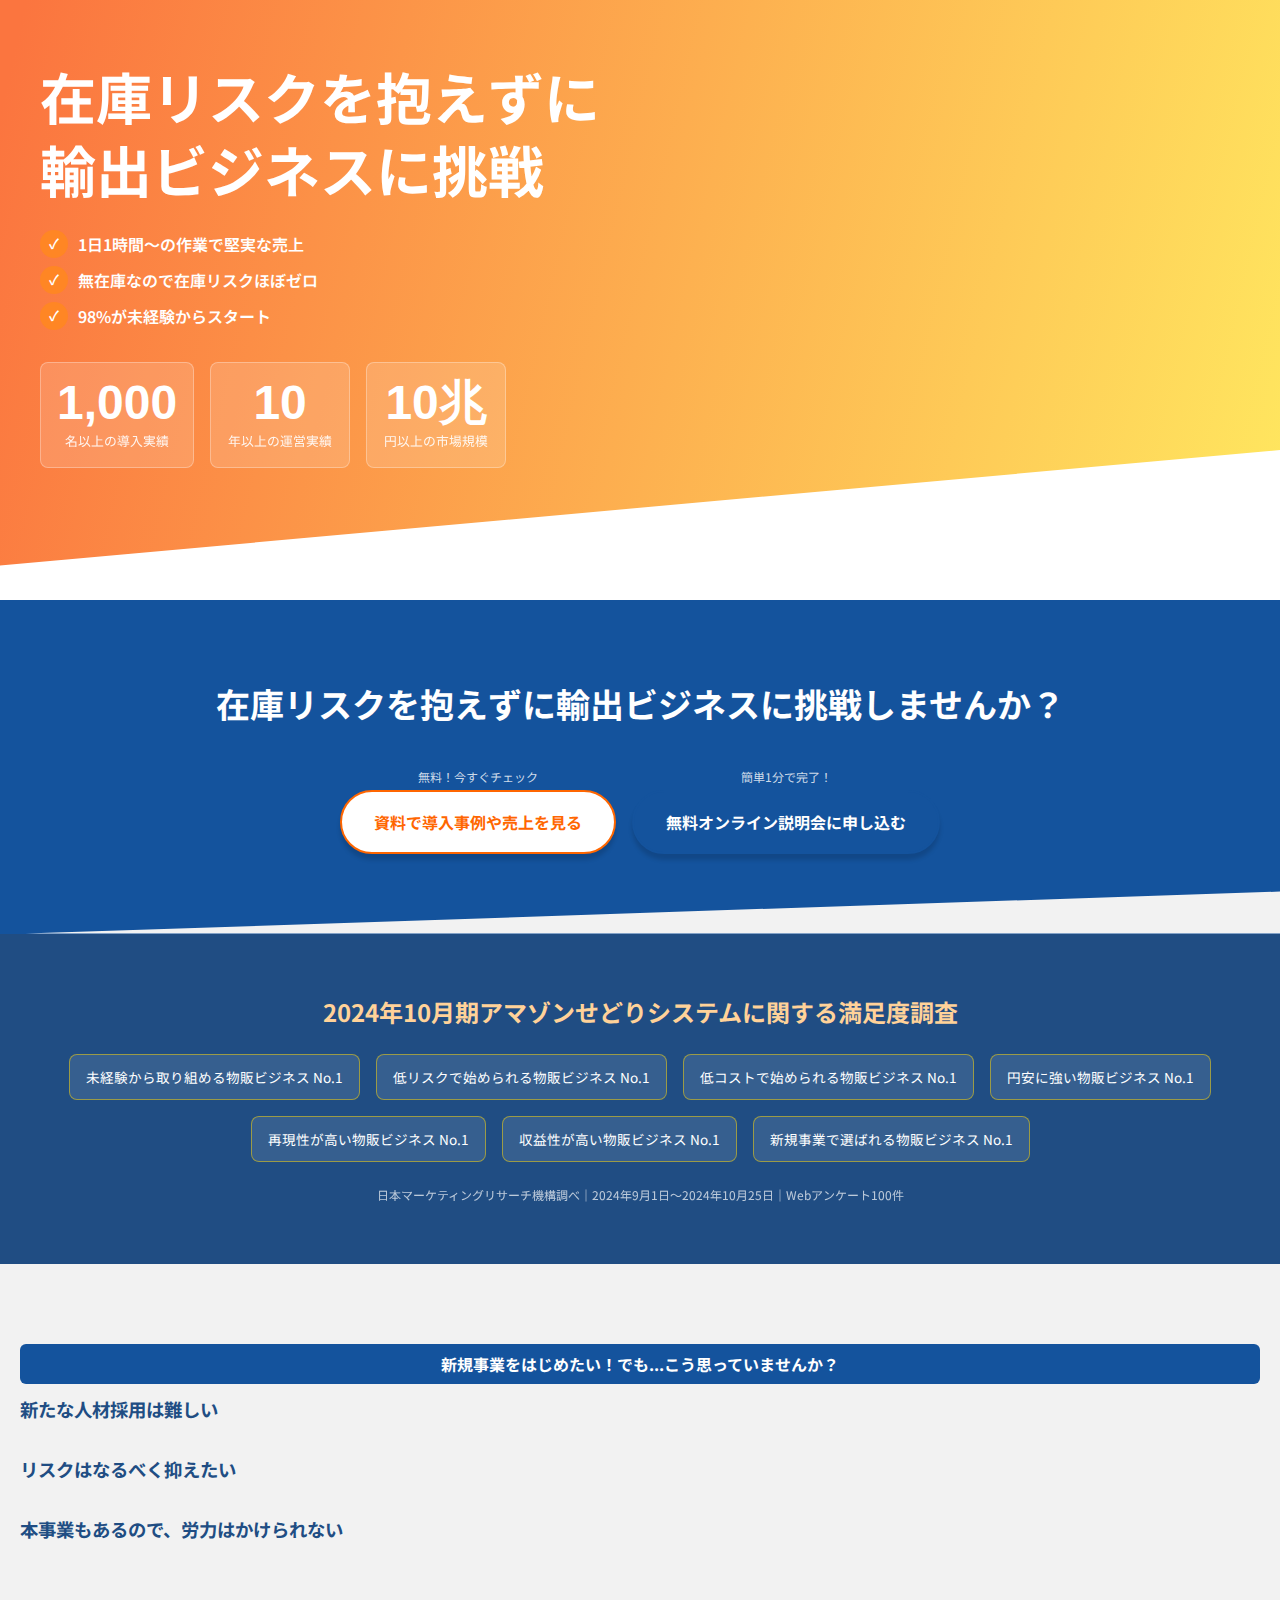
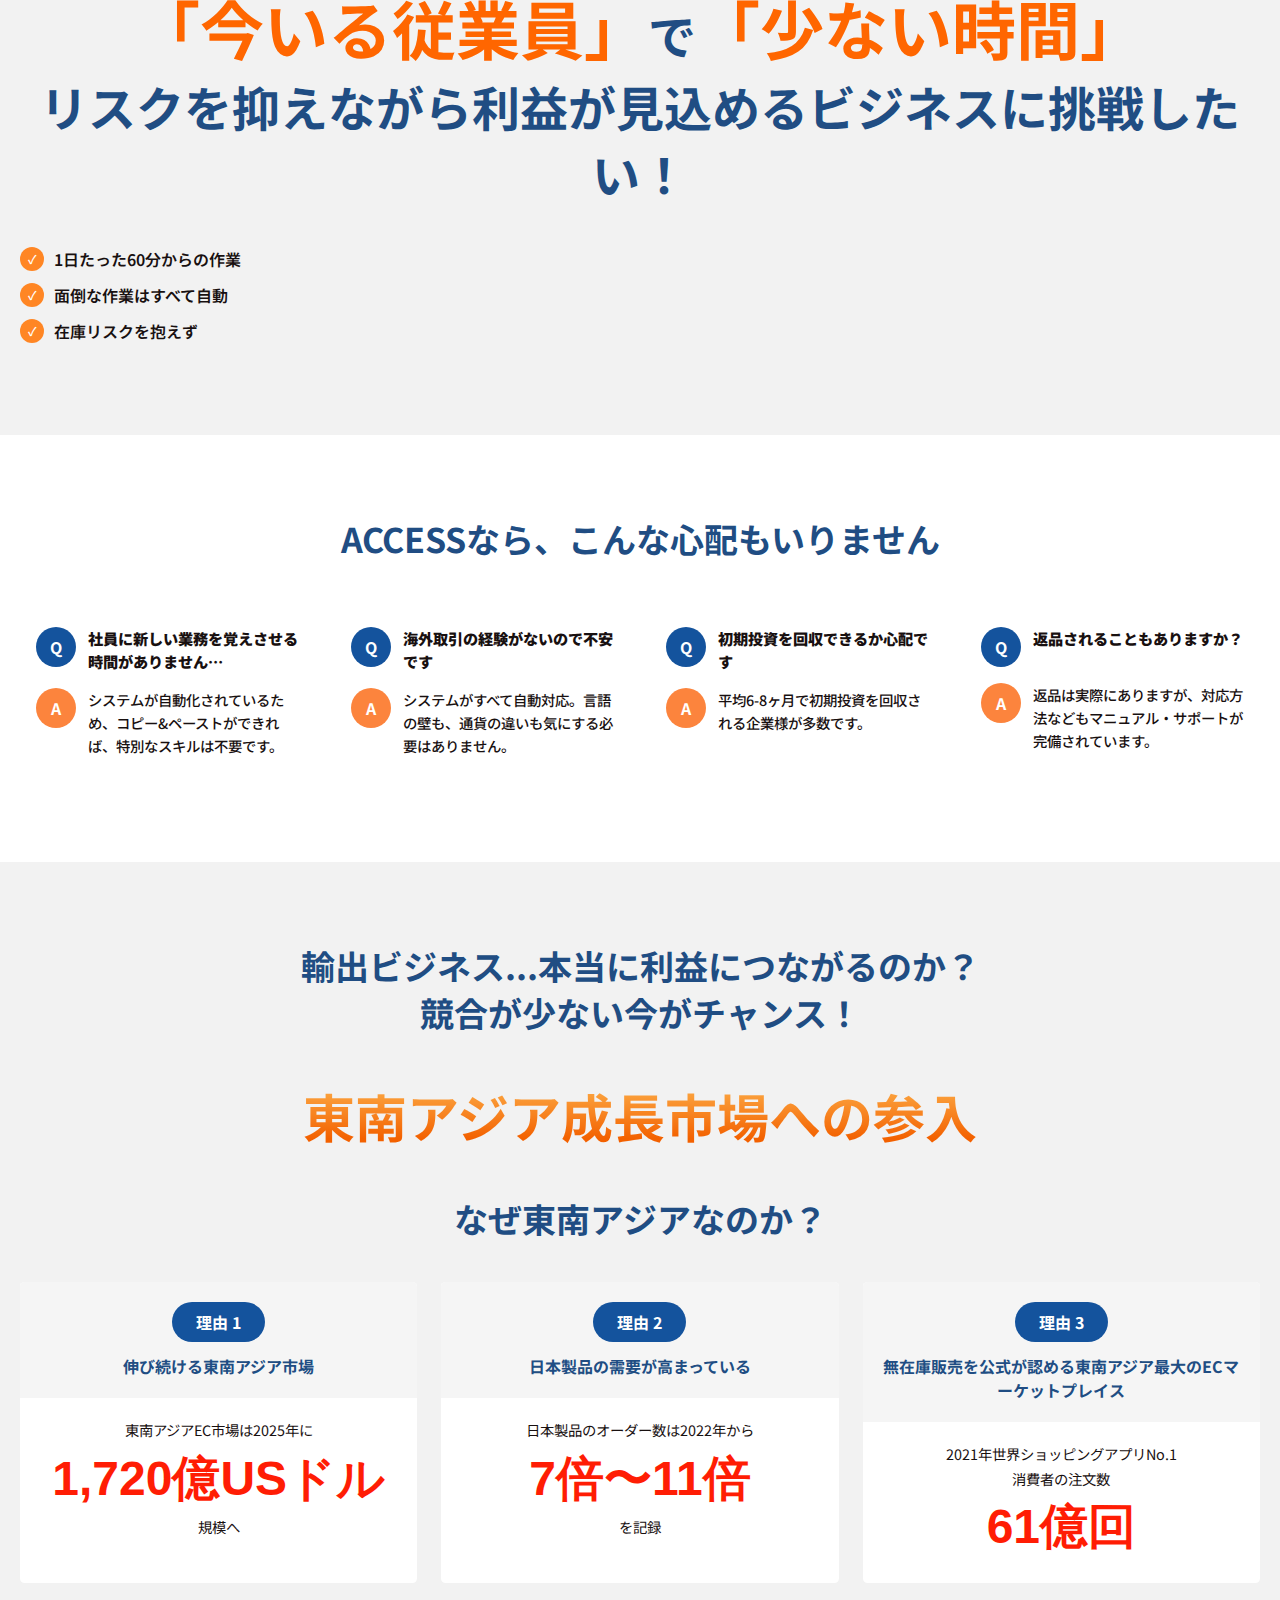
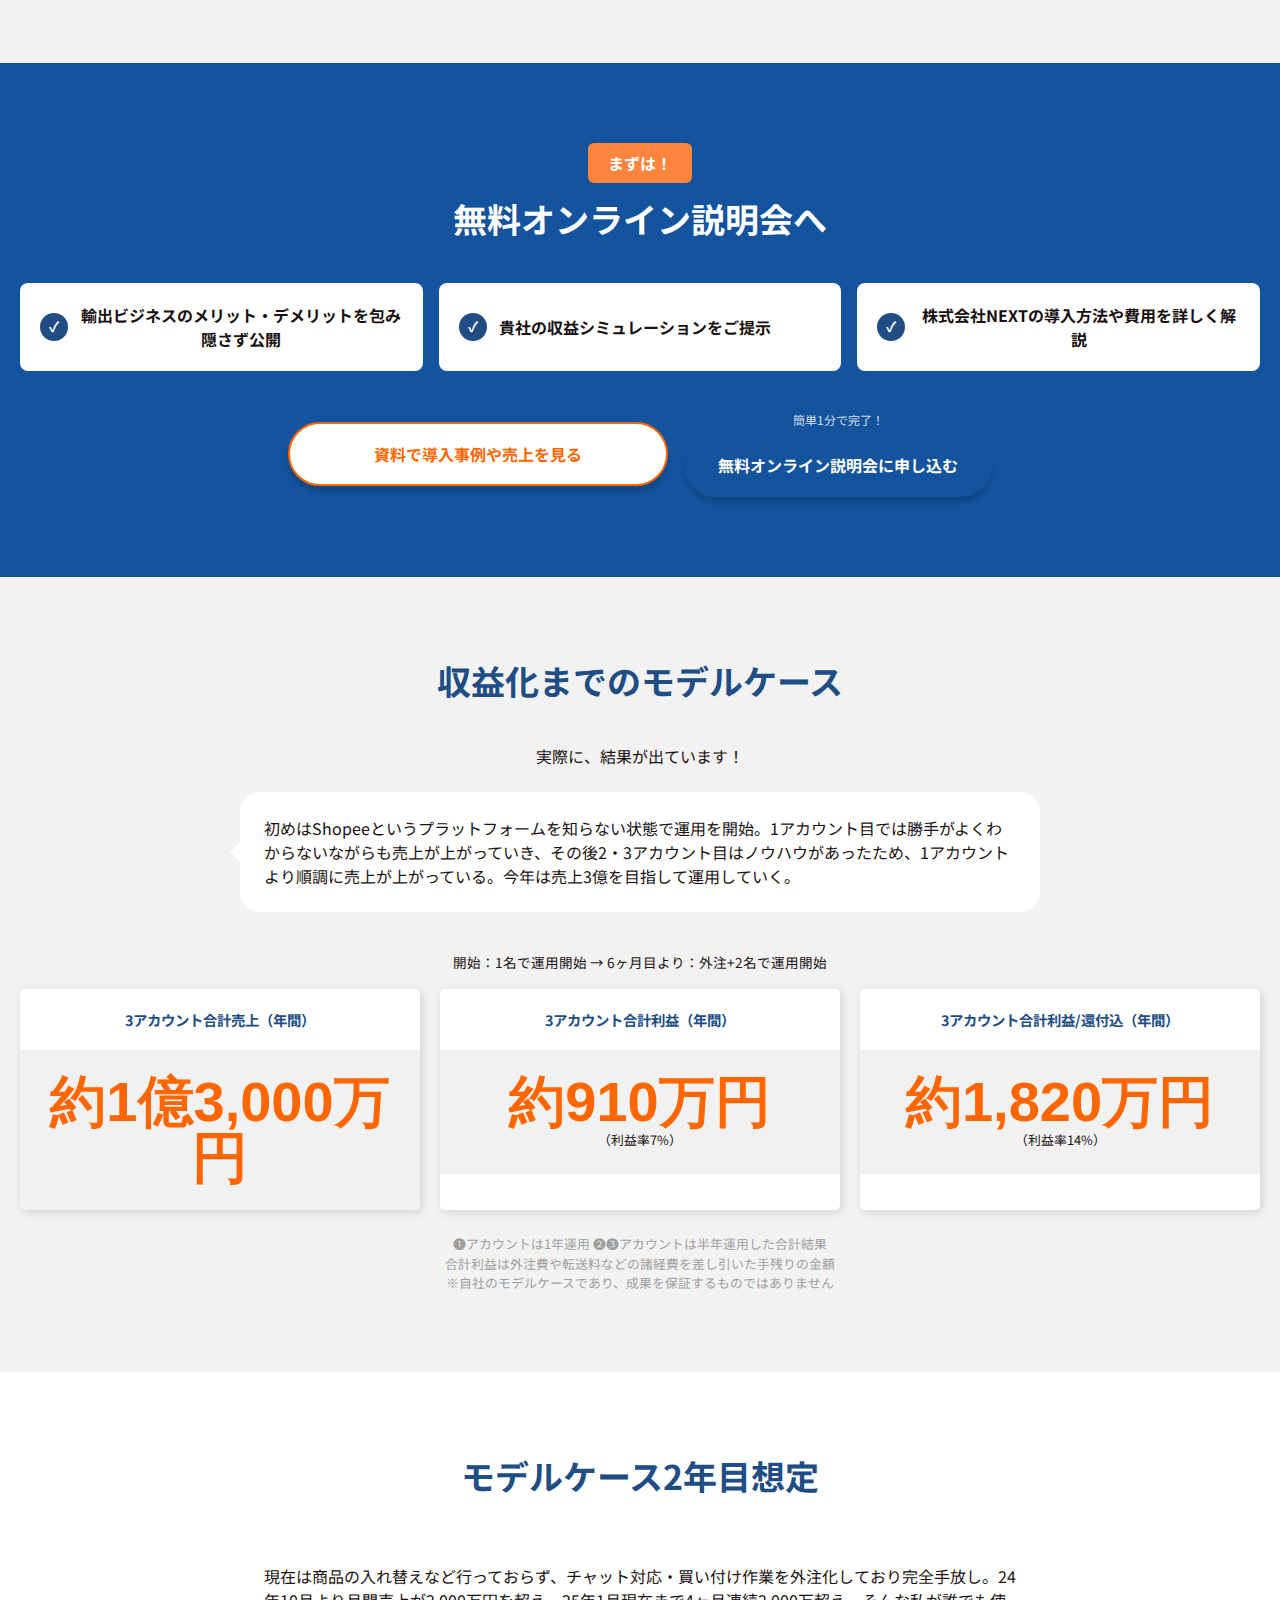
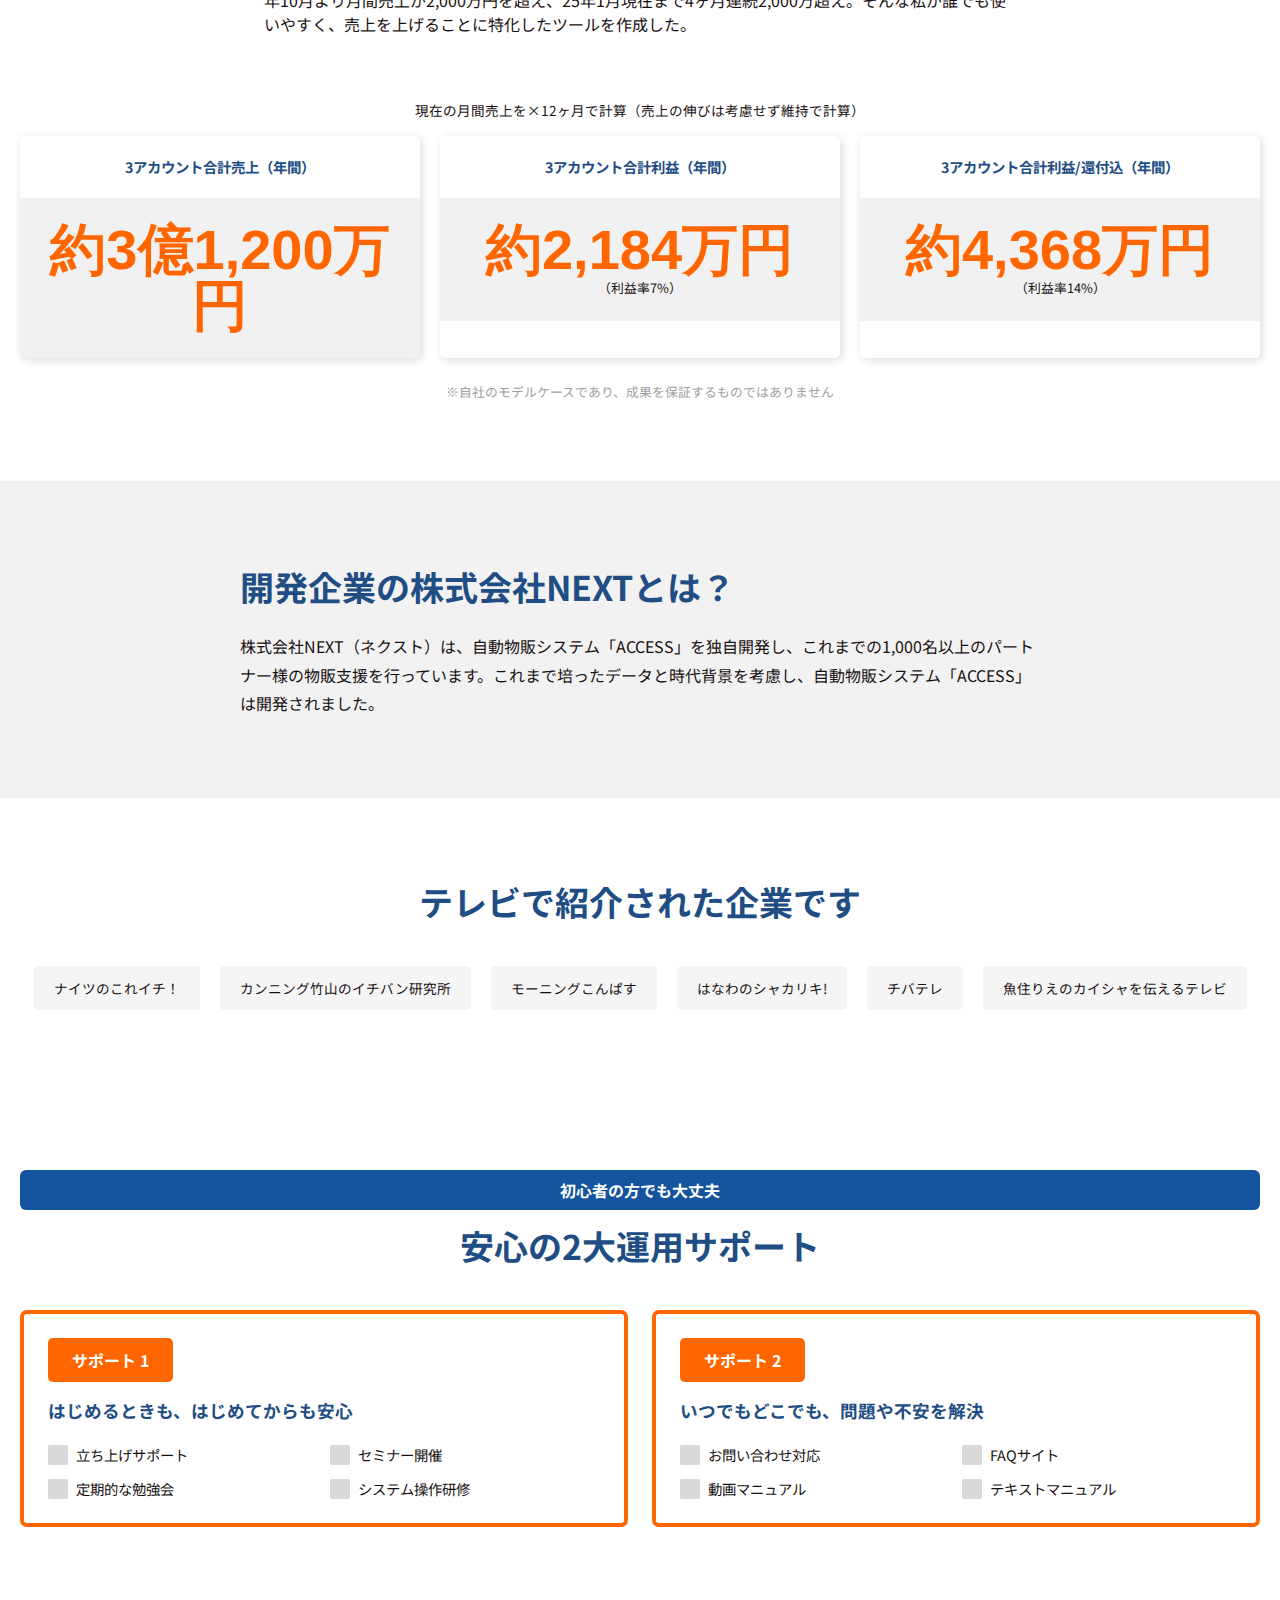
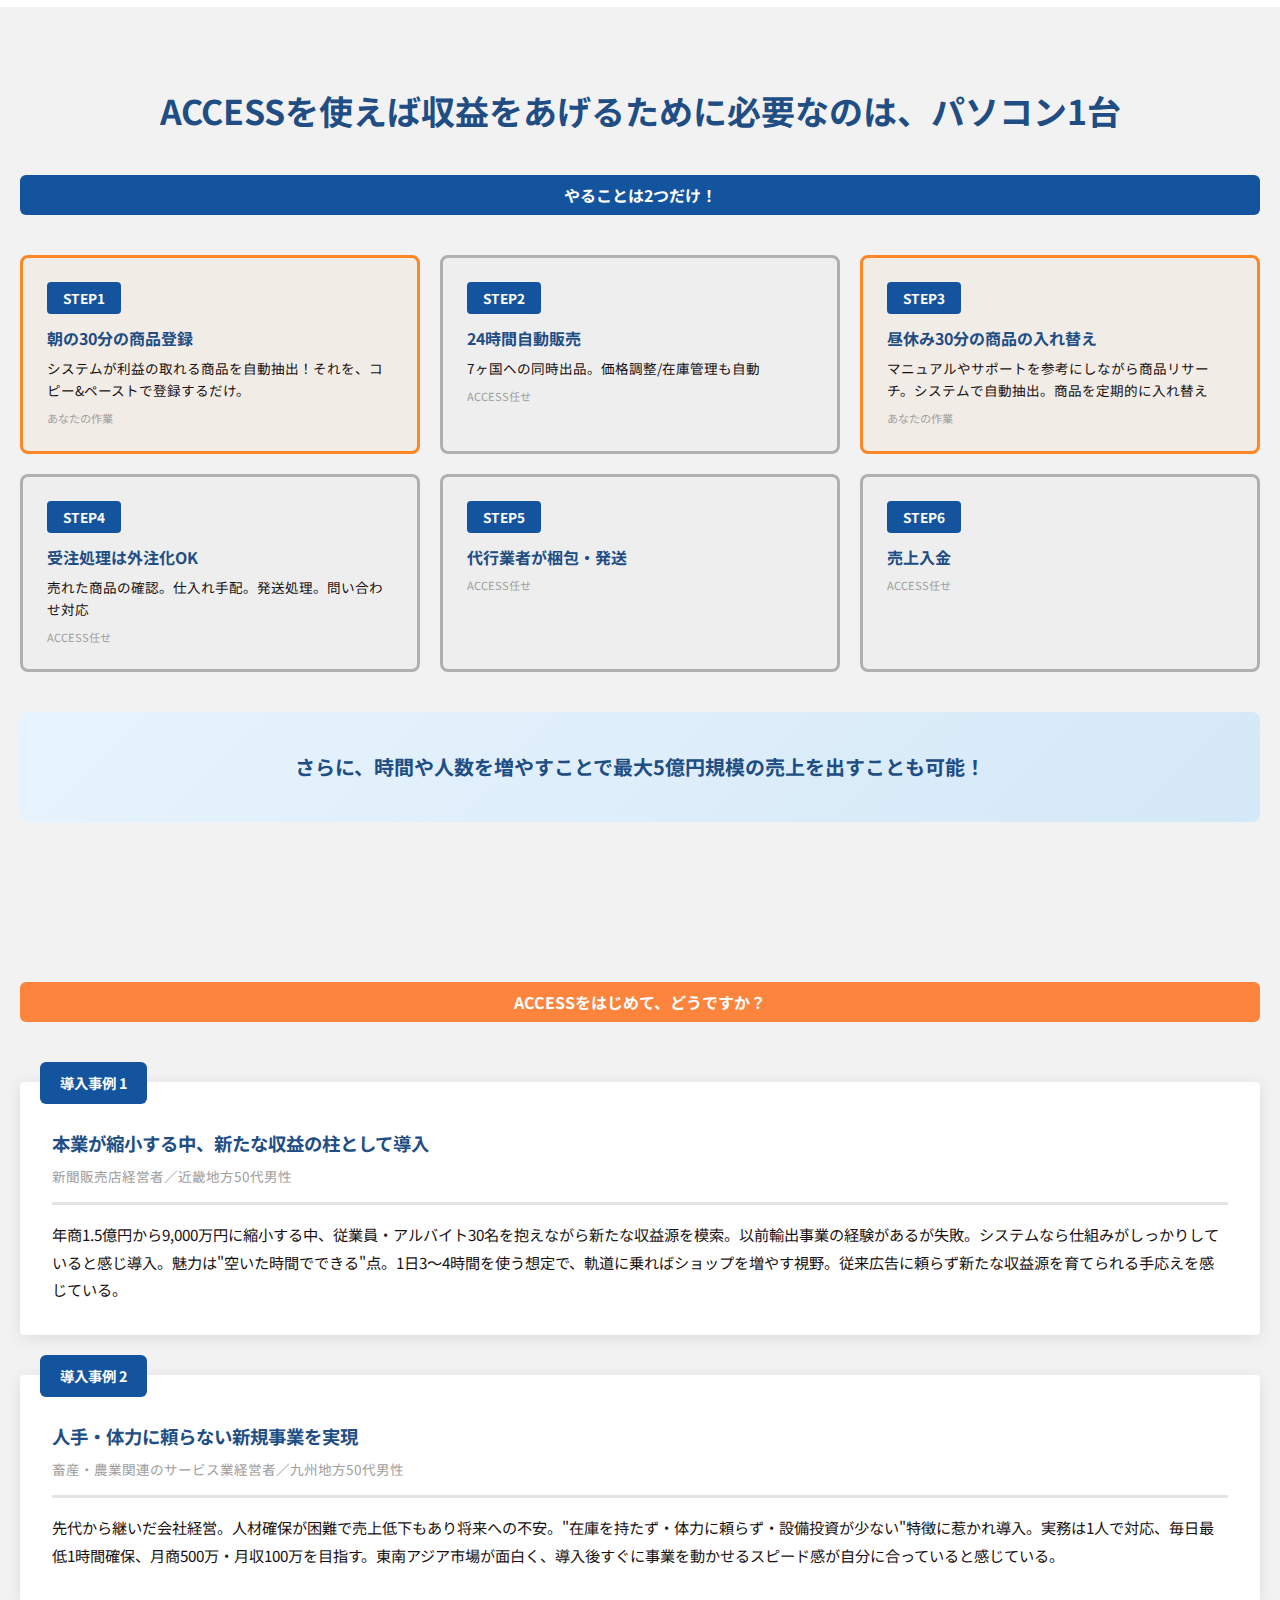
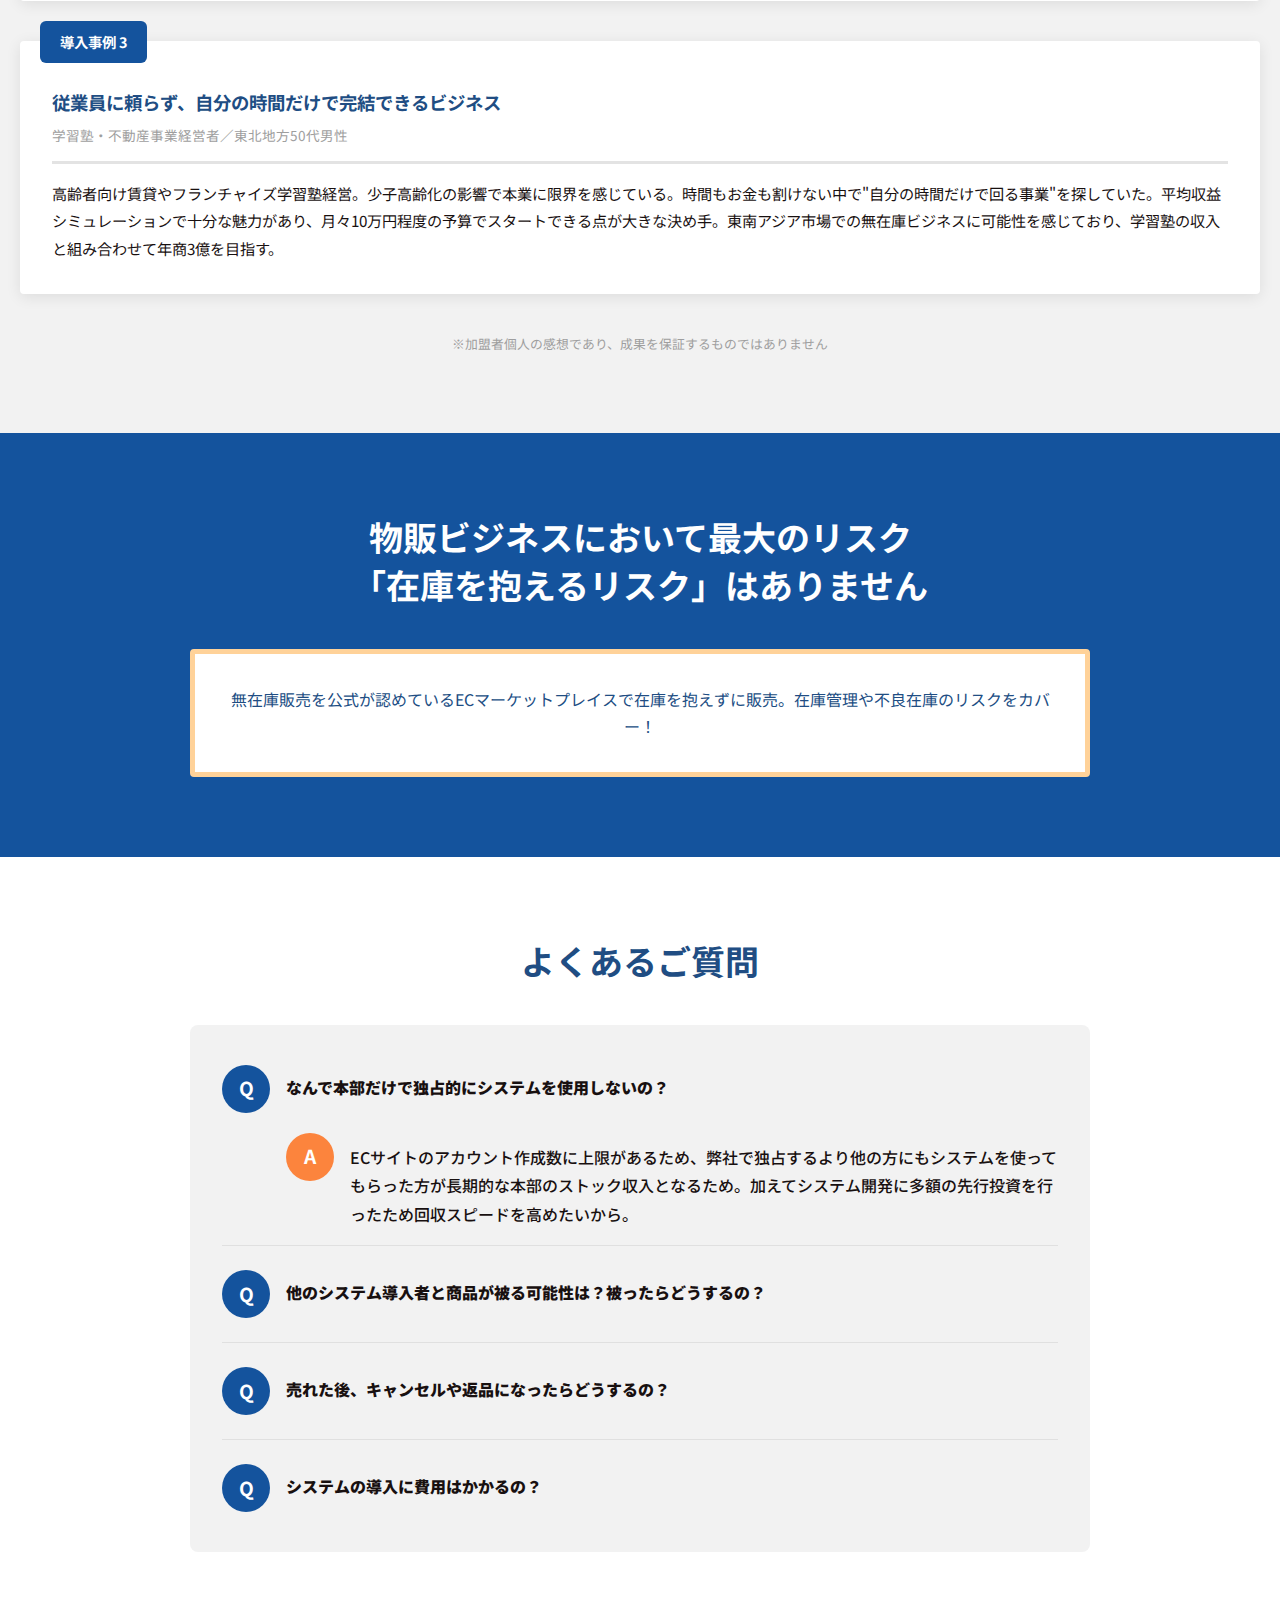
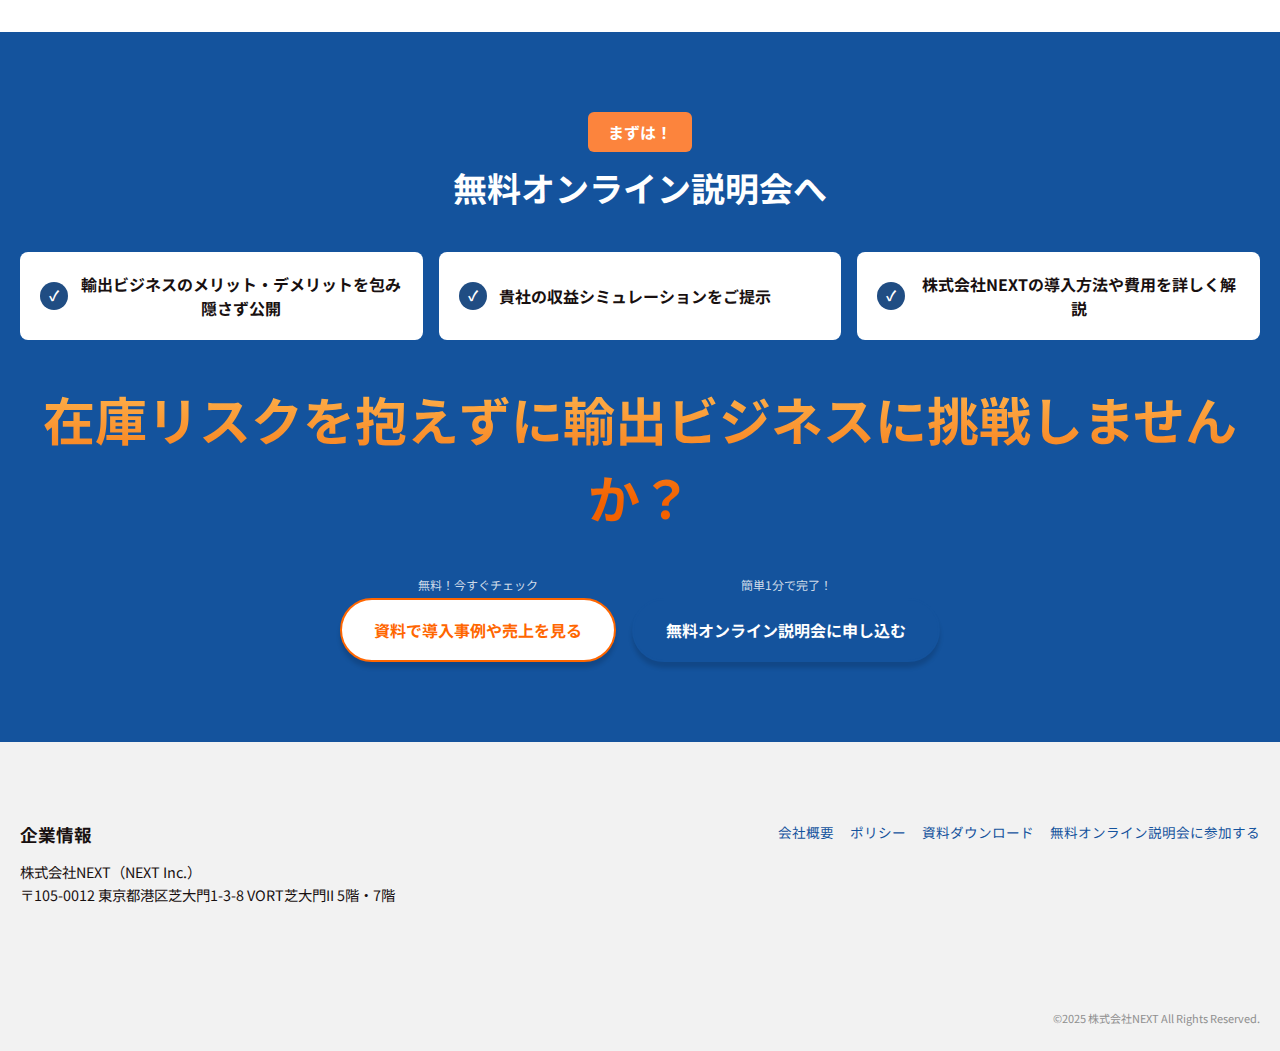
<file: 02-structure/index.html>
<!DOCTYPE html>
<html lang="ja">

<head>
    <meta charset="UTF-8">
    <meta name="viewport" content="width=device-width, initial-scale=1.0">
    <title>ACCESS｜在庫リスクを抱えずに輸出ビジネスに挑戦｜株式会社NEXT</title>
    <meta name="description" content="ACCESSは株式会社NEXTが提供する自動物販システム。1日1時間〜の作業で在庫リスクゼロの輸出ビジネスを実現。導入実績1,000名以上、運営実績10年以上。">
    <link rel="preconnect" href="https://fonts.googleapis.com">
    <link rel="preconnect" href="https://fonts.gstatic.com" crossorigin>
    <link
        href="https://fonts.googleapis.com/css2?family=Noto+Sans+JP:wght@400;500;600;700;900&family=Oswald:wght@400;700&display=swap"
        rel="stylesheet">
    <link rel="stylesheet" href="style.css">
</head>

<body>

    <!-- ========================================
     sec_01: FV（ファーストビュー）
     ======================================== -->
    <section class="p-fv bg-sec-01" id="fv">
        <div class="p-fv__content">
            <h1 class="p-fv__main-copy">在庫リスクを抱えずに<br>輸出ビジネスに挑戦</h1>
            <ul class="p-fv__features">
                <li>1日1時間〜の作業で堅実な売上</li>
                <li>無在庫なので在庫リスクほぼゼロ</li>
                <li>98%が未経験からスタート</li>
            </ul>
            <div class="p-fv__badges">
                <div class="p-fv__badge">
                    <span class="p-fv__badge-num">1,000</span>
                    <span class="p-fv__badge-label">名以上の導入実績</span>
                </div>
                <div class="p-fv__badge">
                    <span class="p-fv__badge-num">10</span>
                    <span class="p-fv__badge-label">年以上の運営実績</span>
                </div>
                <div class="p-fv__badge">
                    <span class="p-fv__badge-num">10兆</span>
                    <span class="p-fv__badge-label">円以上の市場規模</span>
                </div>
            </div>
        </div>
    </section>

    <!-- ========================================
     sec_02: CTAバナー（FV直下）
     ======================================== -->
    <section class="p-section bg-sec-02" id="cta-top">
        <div class="l-inner u-text-center">
            <h2 class="l-section__title l-section__title--light">在庫リスクを抱えずに輸出ビジネスに挑戦しませんか？</h2>
            <div class="o-ctaBtns">
                <div>
                    <span class="o-ctaBtn__micro">無料！今すぐチェック</span>
                    <a href="#" class="o-ctaBtn o-ctaBtn--doc">資料で導入事例や売上を見る</a>
                </div>
                <div>
                    <span class="o-ctaBtn__micro">簡単1分で完了！</span>
                    <a href="#" class="o-ctaBtn o-ctaBtn--seminar">無料オンライン説明会に申し込む</a>
                </div>
            </div>
        </div>
    </section>

    <!-- ========================================
     sec_03: 10冠達成（実績バッジ）
     ======================================== -->
    <section class="bg-sec-03 c-achievement" id="achievement">
        <div class="l-inner">
            <h2 class="c-achievement__title">2024年10月期アマゾンせどりシステムに関する満足度調査</h2>
            <div class="c-achievement__badges">
                <div class="c-achievement__badge">未経験から取り組める物販ビジネス No.1</div>
                <div class="c-achievement__badge">低リスクで始められる物販ビジネス No.1</div>
                <div class="c-achievement__badge">低コストで始められる物販ビジネス No.1</div>
                <div class="c-achievement__badge">円安に強い物販ビジネス No.1</div>
                <div class="c-achievement__badge">再現性が高い物販ビジネス No.1</div>
                <div class="c-achievement__badge">収益性が高い物販ビジネス No.1</div>
                <div class="c-achievement__badge">新規事業で選ばれる物販ビジネス No.1</div>
            </div>
            <p class="c-achievement__note">日本マーケティングリサーチ機構調べ｜2024年9月1日〜2024年10月25日｜Webアンケート100件</p>
        </div>
    </section>

    <!-- ========================================
     sec_04: 課題提起
     ======================================== -->
    <section class="p-section bg-sec-04" id="challenge">
        <div class="l-inner">
            <p class="o-balloon u-text-center" style="display:block;">新規事業をはじめたい！でも...こう思っていませんか？</p>

            <div class="c-challenge">
                <h3 class="c-challenge__title">新たな人材採用は難しい</h3>
            </div>
            <div class="c-challenge">
                <h3 class="c-challenge__title">リスクはなるべく抑えたい</h3>
            </div>
            <div class="c-challenge">
                <h3 class="c-challenge__title">本事業もあるので、労力はかけられない</h3>
            </div>

            <div class="c-challenge__emphasis">
                <span>「今いる従業員」</span>で<span>「少ない時間」</span><br>リスクを抑えながら利益が見込めるビジネスに挑戦したい！
            </div>

            <ul class="c-challenge__list">
                <li>1日たった60分からの作業</li>
                <li>面倒な作業はすべて自動</li>
                <li>在庫リスクを抱えず</li>
            </ul>
        </div>
    </section>

    <!-- ========================================
     sec_05: 心配解消（ミニFAQ）
     ======================================== -->
    <section class="p-section bg-sec-05" id="worry">
        <div class="l-inner">
            <h2 class="l-section__title">ACCESSなら、こんな心配もいりません</h2>
            <div class="c-worry-grid">
                <div class="c-worry-card">
                    <div class="c-worry-card__q">
                        <span class="c-worry-card__icon c-worry-card__icon--q">Q</span>
                        <span class="c-worry-card__q-text">社員に新しい業務を覚えさせる時間がありません…</span>
                    </div>
                    <div class="c-worry-card__a">
                        <span class="c-worry-card__icon c-worry-card__icon--a">A</span>
                        <span class="c-worry-card__a-text">システムが自動化されているため、コピー&ペーストができれば、特別なスキルは不要です。</span>
                    </div>
                </div>
                <div class="c-worry-card">
                    <div class="c-worry-card__q">
                        <span class="c-worry-card__icon c-worry-card__icon--q">Q</span>
                        <span class="c-worry-card__q-text">海外取引の経験がないので不安です</span>
                    </div>
                    <div class="c-worry-card__a">
                        <span class="c-worry-card__icon c-worry-card__icon--a">A</span>
                        <span class="c-worry-card__a-text">システムがすべて自動対応。言語の壁も、通貨の違いも気にする必要はありません。</span>
                    </div>
                </div>
                <div class="c-worry-card">
                    <div class="c-worry-card__q">
                        <span class="c-worry-card__icon c-worry-card__icon--q">Q</span>
                        <span class="c-worry-card__q-text">初期投資を回収できるか心配です</span>
                    </div>
                    <div class="c-worry-card__a">
                        <span class="c-worry-card__icon c-worry-card__icon--a">A</span>
                        <span class="c-worry-card__a-text">平均6-8ヶ月で初期投資を回収される企業様が多数です。</span>
                    </div>
                </div>
                <div class="c-worry-card">
                    <div class="c-worry-card__q">
                        <span class="c-worry-card__icon c-worry-card__icon--q">Q</span>
                        <span class="c-worry-card__q-text">返品されることもありますか？</span>
                    </div>
                    <div class="c-worry-card__a">
                        <span class="c-worry-card__icon c-worry-card__icon--a">A</span>
                        <span class="c-worry-card__a-text">返品は実際にありますが、対応方法などもマニュアル・サポートが完備されています。</span>
                    </div>
                </div>
            </div>
        </div>
    </section>

    <!-- ========================================
     sec_06: なぜ東南アジアなのか（3つの理由）
     ======================================== -->
    <section class="p-section bg-sec-06" id="reason">
        <div class="l-inner u-text-center">
            <h2 class="l-section__title">輸出ビジネス...本当に利益につながるのか？<br>競合が少ない今がチャンス！</h2>
            <p class="l-section__gradation">東南アジア成長市場への参入</p>
            <h3 class="l-section__title u-mt-40">なぜ東南アジアなのか？</h3>

            <div class="c-reason-grid">
                <div class="c-reason">
                    <div class="c-reason__header">
                        <span class="c-reason__label">理由 1</span>
                        <h4 class="c-reason__title">伸び続ける東南アジア市場</h4>
                    </div>
                    <div class="c-reason__body">
                        <p class="c-reason__desc">東南アジアEC市場は2025年に</p>
                        <p class="c-reason__num">1,720億USドル</p>
                        <p class="c-reason__desc">規模へ</p>
                    </div>
                </div>
                <div class="c-reason">
                    <div class="c-reason__header">
                        <span class="c-reason__label">理由 2</span>
                        <h4 class="c-reason__title">日本製品の需要が高まっている</h4>
                    </div>
                    <div class="c-reason__body">
                        <p class="c-reason__desc">日本製品のオーダー数は2022年から</p>
                        <p class="c-reason__num">7倍〜11倍</p>
                        <p class="c-reason__desc">を記録</p>
                    </div>
                </div>
                <div class="c-reason">
                    <div class="c-reason__header">
                        <span class="c-reason__label">理由 3</span>
                        <h4 class="c-reason__title">無在庫販売を公式が認める東南アジア最大のECマーケットプレイス</h4>
                    </div>
                    <div class="c-reason__body">
                        <p class="c-reason__desc">2021年世界ショッピングアプリNo.1<br>消費者の注文数</p>
                        <p class="c-reason__num">61億回</p>
                    </div>
                </div>
            </div>
        </div>
    </section>

    <!-- ========================================
     sec_07: オンライン説明会案内（中間CTA）
     ======================================== -->
    <section class="p-section bg-sec-07" id="cta-mid">
        <div class="l-inner u-text-center">
            <p class="o-balloon o-balloon--orange">まずは！</p>
            <h2 class="l-section__title l-section__title--light u-mb-0">無料オンライン説明会へ</h2>

            <div class="c-online__benefits u-mt-40">
                <div class="c-online__benefit">輸出ビジネスのメリット・デメリットを包み隠さず公開</div>
                <div class="c-online__benefit">貴社の収益シミュレーションをご提示</div>
                <div class="c-online__benefit">株式会社NEXTの導入方法や費用を詳しく解説</div>
            </div>

            <div class="o-ctaBtns">
                <a href="#" class="o-ctaBtn o-ctaBtn--doc">資料で導入事例や売上を見る</a>
                <div>
                    <span class="o-ctaBtn__micro">簡単1分で完了！</span>
                    <a href="#" class="o-ctaBtn o-ctaBtn--seminar">無料オンライン説明会に申し込む</a>
                </div>
            </div>
        </div>
    </section>

    <!-- ========================================
     sec_08: モデルケース1年目
     ======================================== -->
    <section class="p-section bg-sec-08" id="model1">
        <div class="l-inner">
            <h2 class="l-section__title">収益化までのモデルケース</h2>
            <p class="u-text-center" style="margin-bottom:24px;">実際に、結果が出ています！</p>

            <div class="c-model__comment">
                <p>初めはShopeeというプラットフォームを知らない状態で運用を開始。1アカウント目では勝手がよくわからないながらも売上が上がっていき、その後2・3アカウント目はノウハウがあったため、1アカウントより順調に売上が上がっている。今年は売上3億を目指して運用していく。
                </p>
            </div>

            <p class="u-text-center" style="font-size:0.85rem;margin-bottom:16px;">開始：1名で運用開始 → 6ヶ月目より：外注+2名で運用開始</p>

            <div class="c-model__cards">
                <div class="c-model__card">
                    <div class="c-model__card-header">
                        <p class="c-model__card-label">3アカウント合計売上（年間）</p>
                    </div>
                    <div class="c-model__card-body">
                        <p class="c-model__card-value">約1億3,000万円</p>
                    </div>
                </div>
                <div class="c-model__card">
                    <div class="c-model__card-header">
                        <p class="c-model__card-label">3アカウント合計利益（年間）</p>
                    </div>
                    <div class="c-model__card-body">
                        <p class="c-model__card-value">約910万円</p>
                        <p style="font-size:0.8rem;">（利益率7%）</p>
                    </div>
                </div>
                <div class="c-model__card">
                    <div class="c-model__card-header">
                        <p class="c-model__card-label">3アカウント合計利益/還付込（年間）</p>
                    </div>
                    <div class="c-model__card-body">
                        <p class="c-model__card-value">約1,820万円</p>
                        <p style="font-size:0.8rem;">（利益率14%）</p>
                    </div>
                </div>
            </div>

            <p class="c-model__note">❶アカウントは1年運用
                ❷❸アカウントは半年運用した合計結果<br>合計利益は外注費や転送料などの諸経費を差し引いた手残りの金額<br>※自社のモデルケースであり、成果を保証するものではありません</p>
        </div>
    </section>

    <!-- ========================================
     sec_09: モデルケース2年目想定
     ======================================== -->
    <section class="p-section bg-sec-09" id="model2">
        <div class="l-inner">
            <h2 class="l-section__title">モデルケース2年目想定</h2>

            <div class="c-model__comment">
                <p>現在は商品の入れ替えなど行っておらず、チャット対応・買い付け作業を外注化しており完全手放し。24年10月より月間売上が2,000万円を超え、25年1月現在まで4ヶ月連続2,000万超え。そんな私が誰でも使いやすく、売上を上げることに特化したツールを作成した。
                </p>
            </div>

            <p class="u-text-center" style="font-size:0.85rem;margin-bottom:16px;">現在の月間売上を×12ヶ月で計算（売上の伸びは考慮せず維持で計算）</p>

            <div class="c-model__cards">
                <div class="c-model__card">
                    <div class="c-model__card-header">
                        <p class="c-model__card-label">3アカウント合計売上（年間）</p>
                    </div>
                    <div class="c-model__card-body">
                        <p class="c-model__card-value">約3億1,200万円</p>
                    </div>
                </div>
                <div class="c-model__card">
                    <div class="c-model__card-header">
                        <p class="c-model__card-label">3アカウント合計利益（年間）</p>
                    </div>
                    <div class="c-model__card-body">
                        <p class="c-model__card-value">約2,184万円</p>
                        <p style="font-size:0.8rem;">（利益率7%）</p>
                    </div>
                </div>
                <div class="c-model__card">
                    <div class="c-model__card-header">
                        <p class="c-model__card-label">3アカウント合計利益/還付込（年間）</p>
                    </div>
                    <div class="c-model__card-body">
                        <p class="c-model__card-value">約4,368万円</p>
                        <p style="font-size:0.8rem;">（利益率14%）</p>
                    </div>
                </div>
            </div>

            <p class="c-model__note">※自社のモデルケースであり、成果を保証するものではありません</p>
        </div>
    </section>

    <!-- ========================================
     sec_10: 開発企業紹介
     ======================================== -->
    <section class="p-section bg-sec-10" id="company">
        <div class="l-inner">
            <div class="c-company-intro">
                <h2 class="c-company-intro__title">開発企業の株式会社NEXTとは？</h2>
                <p class="c-company-intro__desc">
                    株式会社NEXT（ネクスト）は、自動物販システム「ACCESS」を独自開発し、これまでの1,000名以上のパートナー様の物販支援を行っています。これまで培ったデータと時代背景を考慮し、自動物販システム「ACCESS」は開発されました。
                </p>
            </div>
        </div>
    </section>

    <!-- ========================================
     sec_11: テレビ紹介実績
     ======================================== -->
    <section class="p-section bg-sec-11" id="tv">
        <div class="l-inner u-text-center">
            <h2 class="l-section__title">テレビで紹介された企業です</h2>
            <div class="c-tv-logos">
                <span class="c-tv-logos__item">ナイツのこれイチ！</span>
                <span class="c-tv-logos__item">カンニング竹山のイチバン研究所</span>
                <span class="c-tv-logos__item">モーニングこんぱす</span>
                <span class="c-tv-logos__item">はなわのシャカリキ!</span>
                <span class="c-tv-logos__item">チバテレ</span>
                <span class="c-tv-logos__item">魚住りえのカイシャを伝えるテレビ</span>
            </div>
        </div>
    </section>

    <!-- ========================================
     sec_12: サポート体制
     ======================================== -->
    <section class="p-section bg-sec-12" id="support">
        <div class="l-inner">
            <p class="o-balloon u-text-center" style="display:block;">初心者の方でも大丈夫</p>
            <h2 class="l-section__title">安心の2大運用サポート</h2>

            <div class="c-support-grid">
                <div class="c-support">
                    <span class="c-support__label">サポート 1</span>
                    <h3 class="c-support__title">はじめるときも、はじめてからも安心</h3>
                    <ul class="c-support__list">
                        <li>立ち上げサポート</li>
                        <li>セミナー開催</li>
                        <li>定期的な勉強会</li>
                        <li>システム操作研修</li>
                    </ul>
                </div>
                <div class="c-support">
                    <span class="c-support__label">サポート 2</span>
                    <h3 class="c-support__title">いつでもどこでも、問題や不安を解決</h3>
                    <ul class="c-support__list">
                        <li>お問い合わせ対応</li>
                        <li>FAQサイト</li>
                        <li>動画マニュアル</li>
                        <li>テキストマニュアル</li>
                    </ul>
                </div>
            </div>
        </div>
    </section>

    <!-- ========================================
     sec_13: やることは2つだけ（6ステップ）
     ======================================== -->
    <section class="p-section bg-sec-13" id="work">
        <div class="l-inner">
            <h2 class="l-section__title">ACCESSを使えば収益をあげるために必要なのは、パソコン1台</h2>
            <p class="o-balloon u-text-center" style="display:block;">やることは2つだけ！</p>

            <div class="c-work-grid u-mt-40">
                <div class="c-work-item c-work-item--user">
                    <span class="c-work-item__step">STEP1</span>
                    <h3 class="c-work-item__title">朝の30分の商品登録</h3>
                    <p class="c-work-item__desc">システムが利益の取れる商品を自動抽出！それを、コピー&ペーストで登録するだけ。</p>
                    <p class="c-work-item__tag">あなたの作業</p>
                </div>
                <div class="c-work-item c-work-item--system">
                    <span class="c-work-item__step">STEP2</span>
                    <h3 class="c-work-item__title">24時間自動販売</h3>
                    <p class="c-work-item__desc">7ヶ国への同時出品。価格調整/在庫管理も自動</p>
                    <p class="c-work-item__tag">ACCESS任せ</p>
                </div>
                <div class="c-work-item c-work-item--user">
                    <span class="c-work-item__step">STEP3</span>
                    <h3 class="c-work-item__title">昼休み30分の商品の入れ替え</h3>
                    <p class="c-work-item__desc">マニュアルやサポートを参考にしながら商品リサーチ。システムで自動抽出。商品を定期的に入れ替え</p>
                    <p class="c-work-item__tag">あなたの作業</p>
                </div>
                <div class="c-work-item c-work-item--system">
                    <span class="c-work-item__step">STEP4</span>
                    <h3 class="c-work-item__title">受注処理は外注化OK</h3>
                    <p class="c-work-item__desc">売れた商品の確認。仕入れ手配。発送処理。問い合わせ対応</p>
                    <p class="c-work-item__tag">ACCESS任せ</p>
                </div>
                <div class="c-work-item c-work-item--system">
                    <span class="c-work-item__step">STEP5</span>
                    <h3 class="c-work-item__title">代行業者が梱包・発送</h3>
                    <p class="c-work-item__tag">ACCESS任せ</p>
                </div>
                <div class="c-work-item c-work-item--system">
                    <span class="c-work-item__step">STEP6</span>
                    <h3 class="c-work-item__title">売上入金</h3>
                    <p class="c-work-item__tag">ACCESS任せ</p>
                </div>
            </div>

            <div class="c-work-scale">
                さらに、時間や人数を増やすことで最大5億円規模の売上を出すことも可能！
            </div>
        </div>
    </section>

    <!-- ========================================
     sec_14: 導入事例（お客様の声）
     ======================================== -->
    <section class="p-section bg-sec-14" id="case">
        <div class="l-inner">
            <p class="o-balloon o-balloon--orange u-text-center" style="display:block;">ACCESSをはじめて、どうですか？</p>

            <div class="c-case" style="margin-top:60px;">
                <span class="c-case__label">導入事例 1</span>
                <h3 class="c-case__title">本業が縮小する中、新たな収益の柱として導入</h3>
                <p class="c-case__profile">新聞販売店経営者／近畿地方50代男性</p>
                <hr class="c-case__hr">
                <p class="c-case__body">
                    年商1.5億円から9,000万円に縮小する中、従業員・アルバイト30名を抱えながら新たな収益源を模索。以前輸出事業の経験があるが失敗。システムなら仕組みがしっかりしていると感じ導入。魅力は"空いた時間でできる"点。1日3〜4時間を使う想定で、軌道に乗ればショップを増やす視野。従来広告に頼らず新たな収益源を育てられる手応えを感じている。
                </p>
            </div>

            <div class="c-case">
                <span class="c-case__label">導入事例 2</span>
                <h3 class="c-case__title">人手・体力に頼らない新規事業を実現</h3>
                <p class="c-case__profile">畜産・農業関連のサービス業経営者／九州地方50代男性</p>
                <hr class="c-case__hr">
                <p class="c-case__body">
                    先代から継いだ会社経営。人材確保が困難で売上低下もあり将来への不安。"在庫を持たず・体力に頼らず・設備投資が少ない"特徴に惹かれ導入。実務は1人で対応、毎日最低1時間確保、月商500万・月収100万を目指す。東南アジア市場が面白く、導入後すぐに事業を動かせるスピード感が自分に合っていると感じている。
                </p>
            </div>

            <div class="c-case">
                <span class="c-case__label">導入事例 3</span>
                <h3 class="c-case__title">従業員に頼らず、自分の時間だけで完結できるビジネス</h3>
                <p class="c-case__profile">学習塾・不動産事業経営者／東北地方50代男性</p>
                <hr class="c-case__hr">
                <p class="c-case__body">
                    高齢者向け賃貸やフランチャイズ学習塾経営。少子高齢化の影響で本業に限界を感じている。時間もお金も割けない中で"自分の時間だけで回る事業"を探していた。平均収益シミュレーションで十分な魅力があり、月々10万円程度の予算でスタートできる点が大きな決め手。東南アジア市場での無在庫ビジネスに可能性を感じており、学習塾の収入と組み合わせて年商3億を目指す。
                </p>
            </div>

            <p class="u-text-center" style="font-size:0.8rem;color:var(--text-muted);">※加盟者個人の感想であり、成果を保証するものではありません</p>
        </div>
    </section>

    <!-- ========================================
     sec_15: 在庫リスクゼロ訴求
     ======================================== -->
    <section class="p-section bg-sec-15" id="cover">
        <div class="l-inner">
            <div class="c-cover">
                <h2 class="l-section__title l-section__title--light">物販ビジネスにおいて最大のリスク<br>「在庫を抱えるリスク」はありません</h2>
                <div class="c-cover__card">
                    <p class="c-cover__card-text">無在庫販売を公式が認めているECマーケットプレイスで在庫を抱えずに販売。在庫管理や不良在庫のリスクをカバー！</p>
                </div>
            </div>
        </div>
    </section>

    <!-- ========================================
     sec_16: よくある質問（FAQ）— アコーディオン
     ======================================== -->
    <section class="p-section bg-sec-16" id="faq">
        <div class="l-inner">
            <h2 class="l-section__title">よくあるご質問</h2>
            <div class="c-faq">
                <div class="c-faq-item">
                    <div class="c-faq-item__q">
                        <span class="c-faq__icon c-faq__icon--q">Q</span>
                        <span class="c-faq__q-text">なんで本部だけで独占的にシステムを使用しないの？</span>
                    </div>
                    <div class="c-faq-item__a">
                        <span class="c-faq__icon c-faq__icon--a">A</span>
                        <span
                            class="c-faq__a-text">ECサイトのアカウント作成数に上限があるため、弊社で独占するより他の方にもシステムを使ってもらった方が長期的な本部のストック収入となるため。加えてシステム開発に多額の先行投資を行ったため回収スピードを高めたいから。</span>
                    </div>
                </div>
                <div class="c-faq-item">
                    <div class="c-faq-item__q">
                        <span class="c-faq__icon c-faq__icon--q">Q</span>
                        <span class="c-faq__q-text">他のシステム導入者と商品が被る可能性は？被ったらどうするの？</span>
                    </div>
                    <div class="c-faq-item__a">
                        <span class="c-faq__icon c-faq__icon--a">A</span>
                        <span
                            class="c-faq__a-text">一定数商品の被りは発生する可能性あり。被った場合でも売上に繋がる場合には出品をつづけ、売上に繋がらない場合には商品の入れ替えを行うなど、売上向上のノウハウが確立されている。パートナーは1ヶ国あたり1アカウント最大出品数が1万点。数億点ある製品の中から1万点の出品となるため数十商品が被ったとしても著しく売上が低下することは少ないと考えている。</span>
                    </div>
                </div>
                <div class="c-faq-item">
                    <div class="c-faq-item__q">
                        <span class="c-faq__icon c-faq__icon--q">Q</span>
                        <span class="c-faq__q-text">売れた後、キャンセルや返品になったらどうするの？</span>
                    </div>
                    <div class="c-faq-item__a">
                        <span class="c-faq__icon c-faq__icon--a">A</span>
                        <span
                            class="c-faq__a-text">輸出後は基本的にキャンセルはできない仕様。輸出前に関しては仕入れたサイトに返品ができるためほぼ損失なし。万が一各国に輸出された後に返品になった場合は、プラットフォーム運営会社より最大50%の補償が受けられるケースもあり。</span>
                    </div>
                </div>
                <div class="c-faq-item">
                    <div class="c-faq-item__q">
                        <span class="c-faq__icon c-faq__icon--q">Q</span>
                        <span class="c-faq__q-text">システムの導入に費用はかかるの？</span>
                    </div>
                    <div class="c-faq-item__a">
                        <span class="c-faq__icon c-faq__icon--a">A</span>
                        <span class="c-faq__a-text">はい。詳細の金額は説明会にてお伝えする。導入費用に関するご相談も個別相談会等でお気軽にお尋ねできます。</span>
                    </div>
                </div>
            </div>
        </div>
    </section>

    <!-- ========================================
     sec_17: 最終CTA
     ======================================== -->
    <section class="p-section bg-sec-17" id="cta-final">
        <div class="l-inner u-text-center">
            <p class="o-balloon o-balloon--orange">まずは！</p>
            <h2 class="l-section__title l-section__title--light u-mb-0">無料オンライン説明会へ</h2>

            <div class="c-online__benefits u-mt-40">
                <div class="c-online__benefit">輸出ビジネスのメリット・デメリットを包み隠さず公開</div>
                <div class="c-online__benefit">貴社の収益シミュレーションをご提示</div>
                <div class="c-online__benefit">株式会社NEXTの導入方法や費用を詳しく解説</div>
            </div>

            <h3 class="l-section__gradation u-mt-40">在庫リスクを抱えずに輸出ビジネスに挑戦しませんか？</h3>

            <div class="o-ctaBtns u-mt-40">
                <div>
                    <span class="o-ctaBtn__micro">無料！今すぐチェック</span>
                    <a href="#" class="o-ctaBtn o-ctaBtn--doc">資料で導入事例や売上を見る</a>
                </div>
                <div>
                    <span class="o-ctaBtn__micro">簡単1分で完了！</span>
                    <a href="#" class="o-ctaBtn o-ctaBtn--seminar">無料オンライン説明会に申し込む</a>
                </div>
            </div>
        </div>
    </section>

    <!-- ========================================
     sec_18: 企業情報
     ======================================== -->
    <section class="p-section bg-sec-18" id="footer-info">
        <div class="l-inner">
            <div class="c-footer-info">
                <div class="c-footer-info__main">
                    <h2 class="c-footer-info__title">企業情報</h2>
                    <p class="c-footer-info__text">株式会社NEXT（NEXT Inc.）<br>〒105-0012 東京都港区芝大門1-3-8 VORT芝大門II 5階・7階</p>
                </div>
                <div class="c-footer-info__links">
                    <a href="#">会社概要</a>
                    <a href="#">ポリシー</a>
                    <a href="#">資料ダウンロード</a>
                    <a href="#">無料オンライン説明会に参加する</a>
                </div>
            </div>
        </div>
    </section>

    <!-- Footer -->
    <footer class="l-footer bg-sec-18">
        <p>©2025 株式会社NEXT All Rights Reserved.</p>
    </footer>

    <!-- ========================================
     sec_fixed: 追従バー（SPのみ）
     ======================================== -->
    <div class="l-fixed-bar" id="fixed-bar">
        <a href="#" class="l-fixed-bar__btn l-fixed-bar__btn--doc">資料を見る</a>
        <a href="#" class="l-fixed-bar__btn l-fixed-bar__btn--seminar">説明会に申込</a>
    </div>

    <script src="script.js"></script>
</body>

</html>
</file>
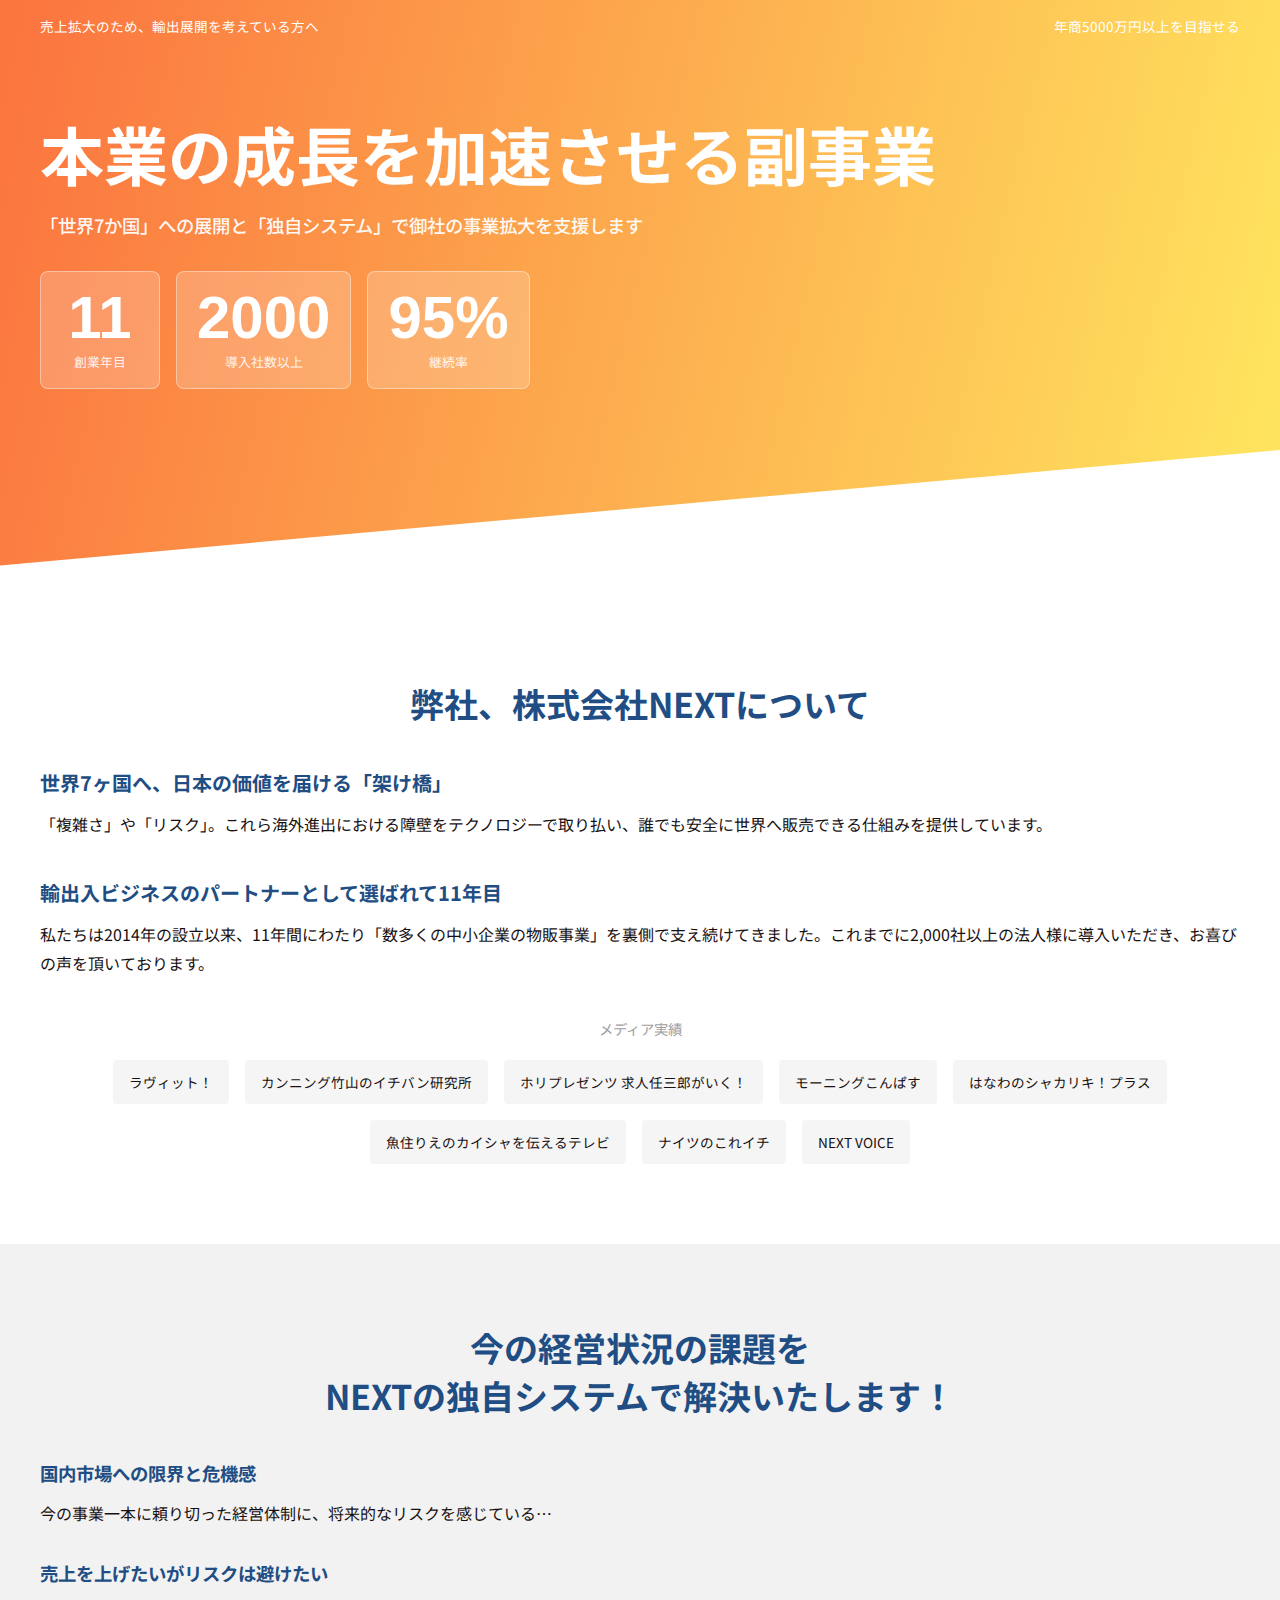
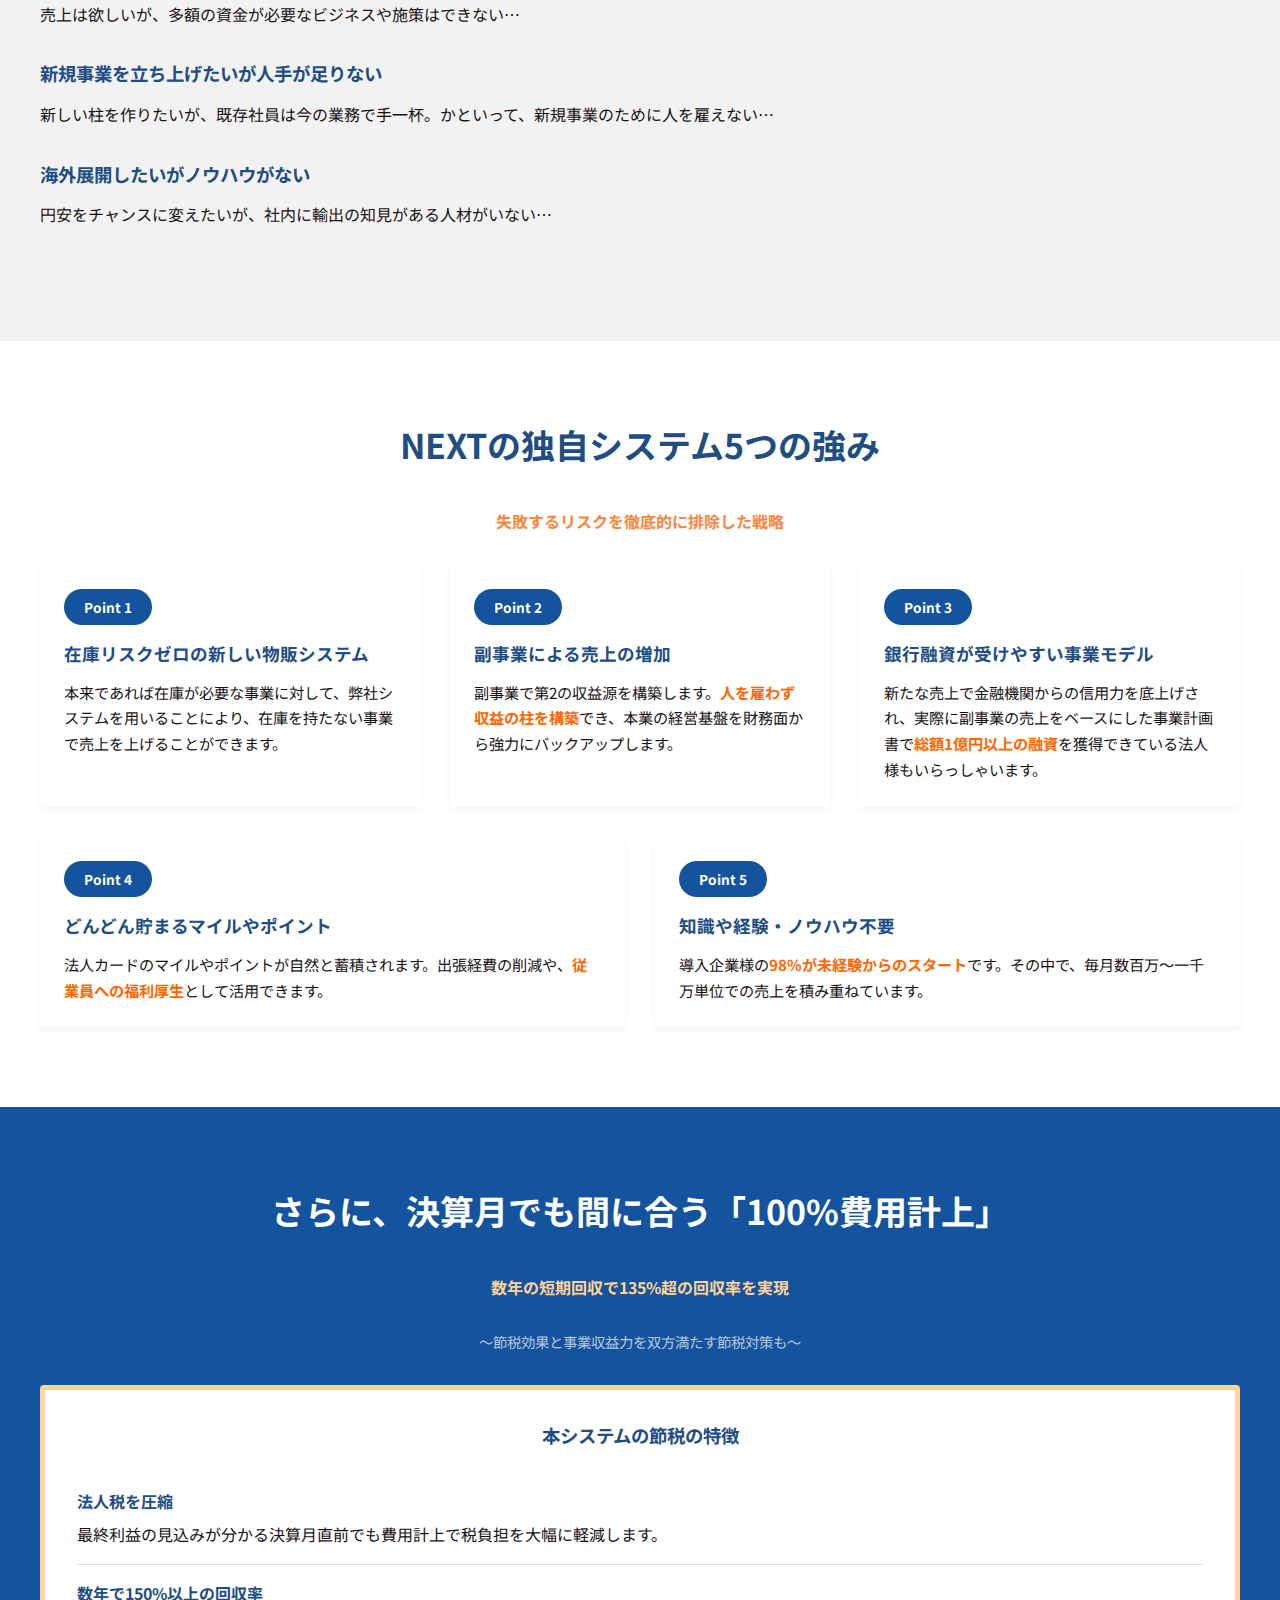
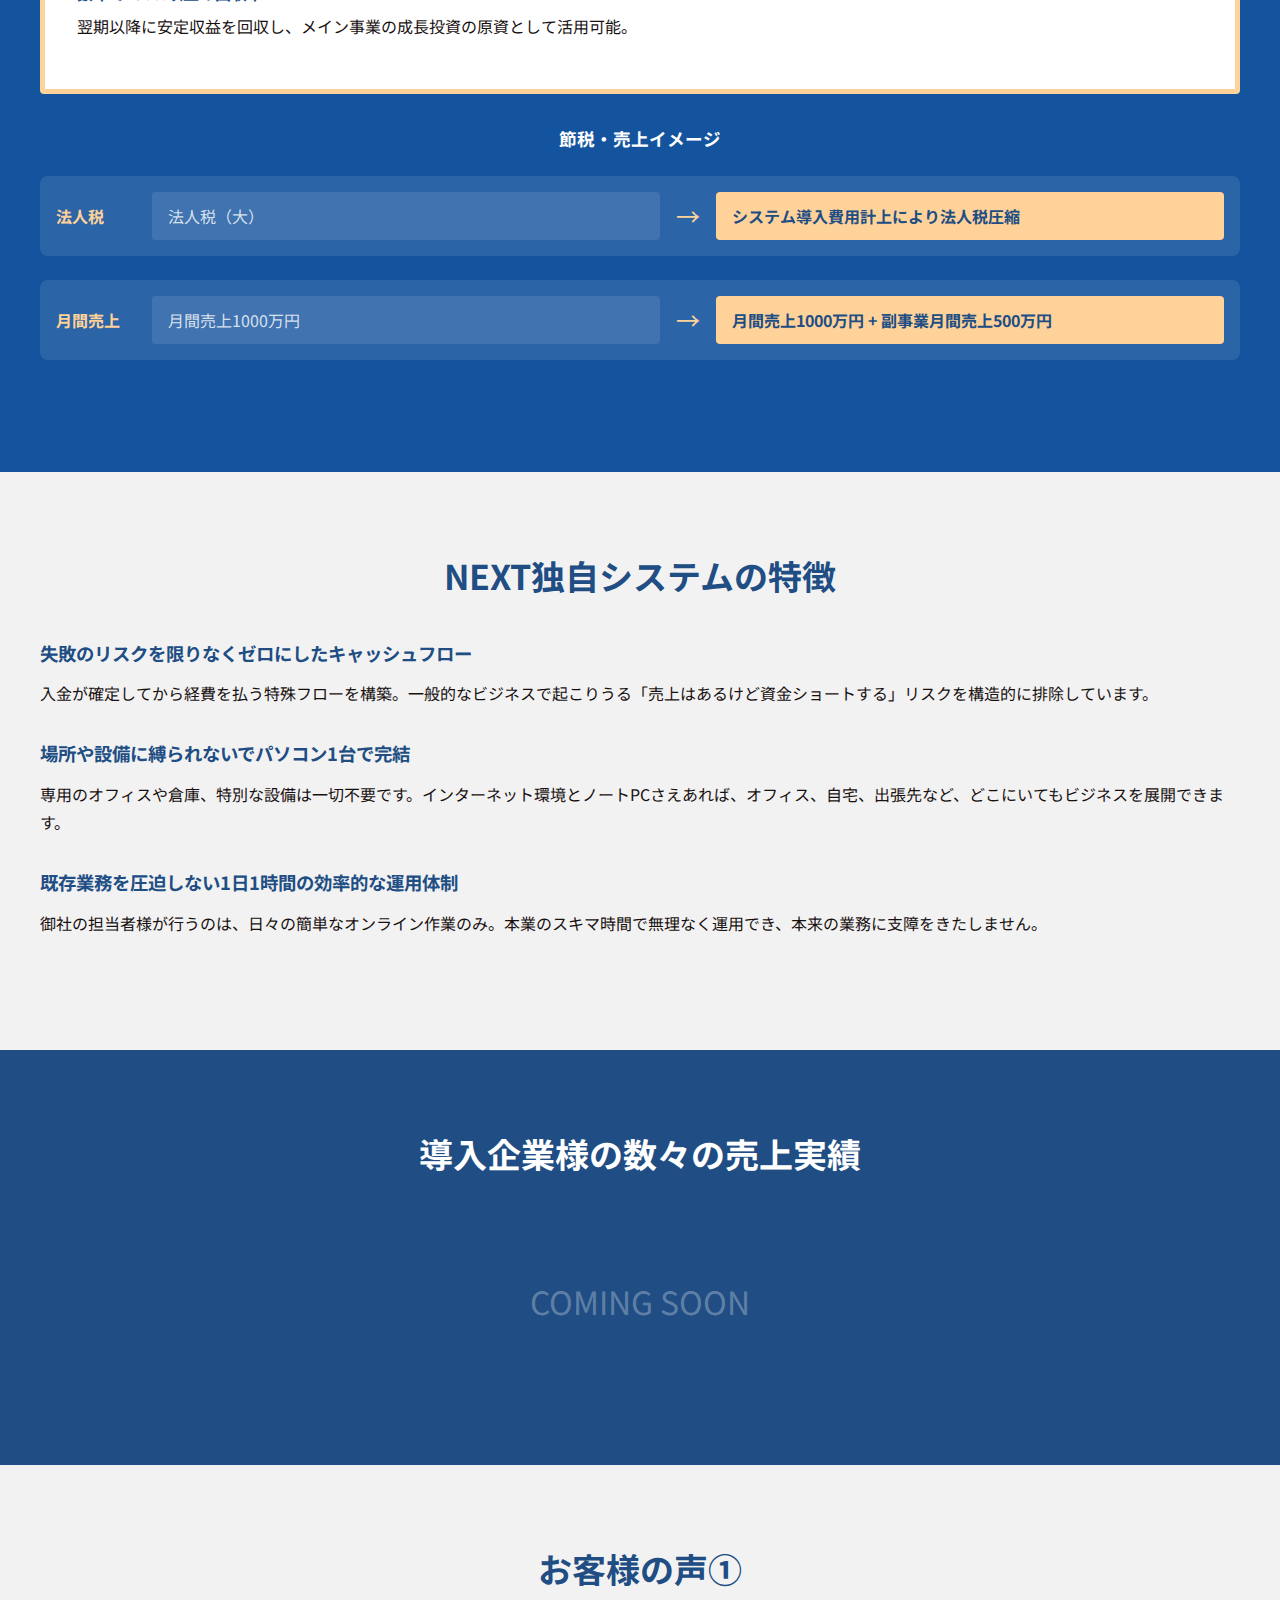
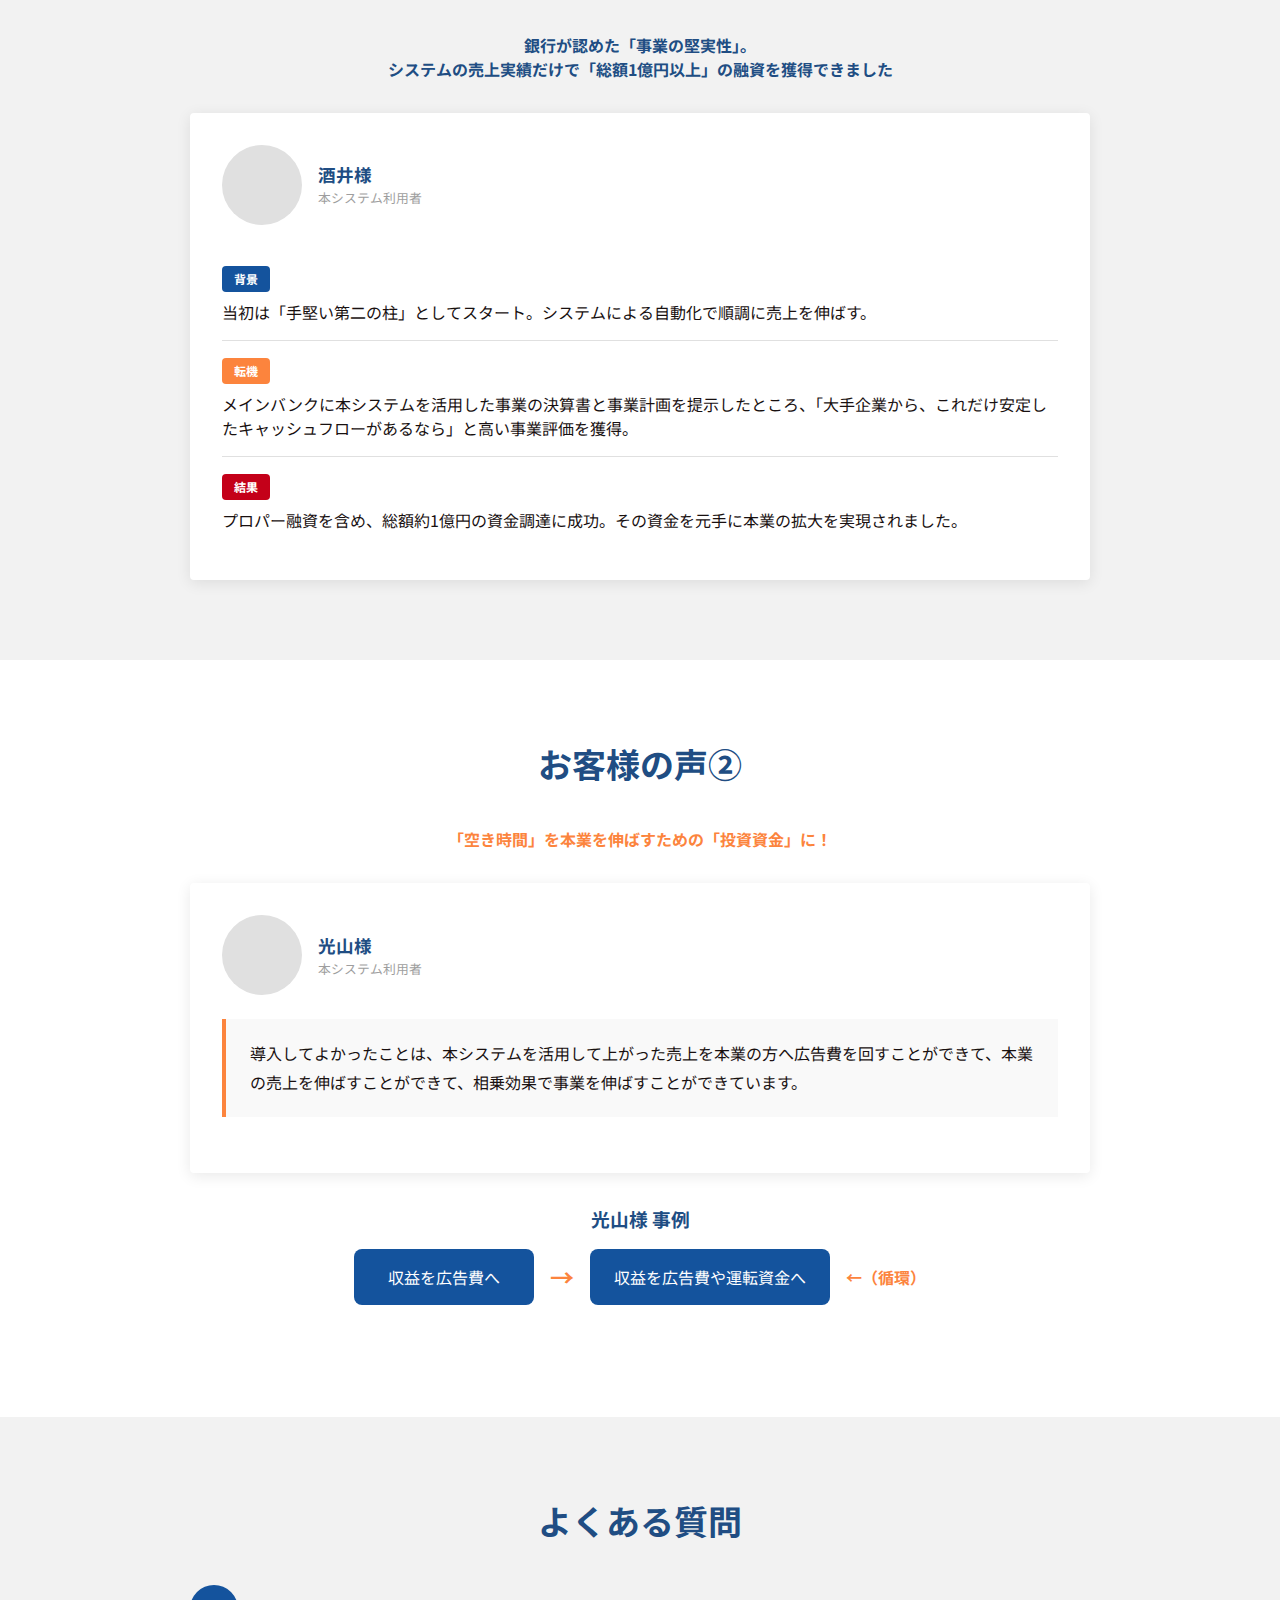
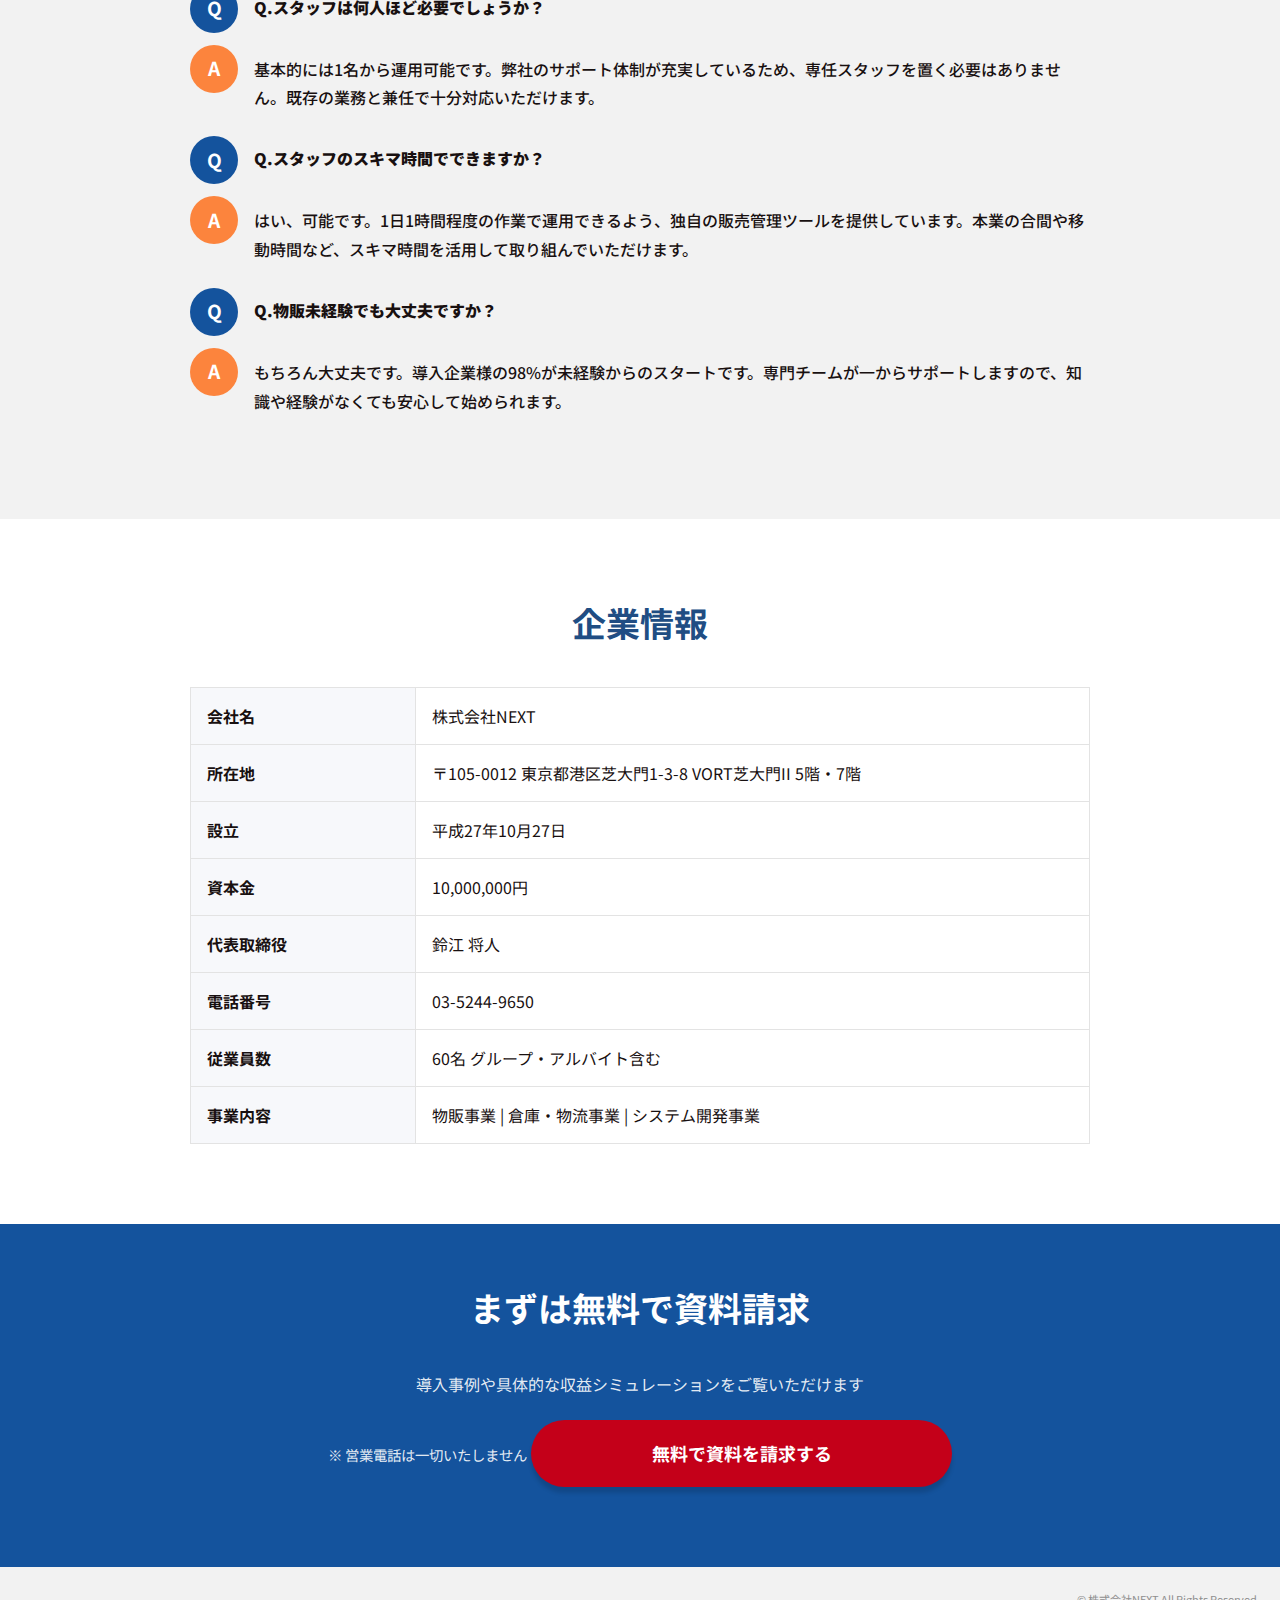
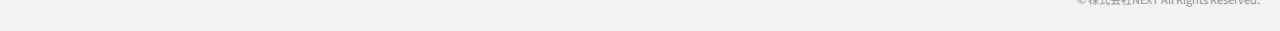
<file: 03-cross-spec/index.html>
<!DOCTYPE html>
<html lang="ja">

<head>
    <meta charset="UTF-8">
    <meta name="viewport" content="width=device-width, initial-scale=1.0">
    <title>株式会社NEXT｜本業の成長を加速させる副事業</title>
    <meta name="description" content="株式会社NEXTは、在庫リスクゼロの独自システムで御社の事業拡大を支援します。創業11年、導入社数2000社以上、継続率95%。">
    <link rel="preconnect" href="https://fonts.googleapis.com">
    <link rel="preconnect" href="https://fonts.gstatic.com" crossorigin>
    <link
        href="https://fonts.googleapis.com/css2?family=Noto+Sans+JP:wght@400;500;600;700;900&family=Oswald:wght@400;700&display=swap"
        rel="stylesheet">
    <link rel="stylesheet" href="style.css">
</head>

<body>

    <!-- ============================
         sec_01: FV（ファーストビュー）
         ============================ -->
    <section class="p-fv bg-sec-01" id="fv">
        <div class="p-fv__lead">
            <span>売上拡大のため、輸出展開を考えている方へ</span>
            <span>年商5000万円以上を目指せる</span>
        </div>
        <div class="p-fv__content">
            <h1 class="p-fv__main-copy">本業の成長を加速させる副事業</h1>
            <p class="p-fv__sub-copy">「世界7か国」への展開と「独自システム」で御社の事業拡大を支援します</p>
            <div class="p-fv__badges">
                <div class="p-fv__badge">
                    <span class="p-fv__badge-num">11</span>
                    <span class="p-fv__badge-label">創業年目</span>
                </div>
                <div class="p-fv__badge">
                    <span class="p-fv__badge-num">2000</span>
                    <span class="p-fv__badge-label">導入社数以上</span>
                </div>
                <div class="p-fv__badge">
                    <span class="p-fv__badge-num">95%</span>
                    <span class="p-fv__badge-label">継続率</span>
                </div>
            </div>
        </div>
    </section>

    <!-- ============================
         sec_02: 会社紹介
         ============================ -->
    <section class="p-section bg-sec-02" id="company">
        <div class="l-inner">
            <h2 class="l-section__title">弊社、株式会社NEXTについて</h2>

            <div class="c-company-block">
                <h3 class="c-company-block__title">世界7ヶ国へ、日本の価値を届ける「架け橋」</h3>
                <p class="c-company-block__desc">「複雑さ」や「リスク」。これら海外進出における障壁をテクノロジーで取り払い、誰でも安全に世界へ販売できる仕組みを提供しています。</p>
            </div>

            <div class="c-company-block">
                <h3 class="c-company-block__title">輸出入ビジネスのパートナーとして選ばれて11年目</h3>
                <p class="c-company-block__desc">
                    私たちは2014年の設立以来、11年間にわたり「数多くの中小企業の物販事業」を裏側で支え続けてきました。これまでに2,000社以上の法人様に導入いただき、お喜びの声を頂いております。</p>
            </div>

            <div class="c-media-logos">
                <p class="c-media-logos__title">メディア実績</p>
                <div class="c-media-logos__list">
                    <span class="c-media-logos__item">ラヴィット！</span>
                    <span class="c-media-logos__item">カンニング竹山のイチバン研究所</span>
                    <span class="c-media-logos__item">ホリプレゼンツ 求人任三郎がいく！</span>
                    <span class="c-media-logos__item">モーニングこんぱす</span>
                    <span class="c-media-logos__item">はなわのシャカリキ！プラス</span>
                    <span class="c-media-logos__item">魚住りえのカイシャを伝えるテレビ</span>
                    <span class="c-media-logos__item">ナイツのこれイチ</span>
                    <span class="c-media-logos__item">NEXT VOICE</span>
                </div>
            </div>
        </div>
    </section>

    <!-- ============================
         sec_03: 課題提起
         ============================ -->
    <section class="p-section bg-sec-03" id="challenges">
        <div class="l-inner">
            <h2 class="l-section__title">今の経営状況の課題を<br>NEXTの独自システムで解決いたします！</h2>

            <div class="c-challenge">
                <div class="c-challenge__text">
                    <h3 class="c-challenge__title">国内市場への限界と危機感</h3>
                    <p class="c-challenge__desc">今の事業一本に頼り切った経営体制に、将来的なリスクを感じている…</p>
                </div>
            </div>

            <div class="c-challenge c-challenge--reverse">
                <div class="c-challenge__text">
                    <h3 class="c-challenge__title">売上を上げたいがリスクは避けたい</h3>
                    <p class="c-challenge__desc">売上は欲しいが、多額の資金が必要なビジネスや施策はできない…</p>
                </div>
            </div>

            <div class="c-challenge">
                <div class="c-challenge__text">
                    <h3 class="c-challenge__title">新規事業を立ち上げたいが人手が足りない</h3>
                    <p class="c-challenge__desc">新しい柱を作りたいが、既存社員は今の業務で手一杯。かといって、新規事業のために人を雇えない…</p>
                </div>
            </div>

            <div class="c-challenge c-challenge--reverse">
                <div class="c-challenge__text">
                    <h3 class="c-challenge__title">海外展開したいがノウハウがない</h3>
                    <p class="c-challenge__desc">円安をチャンスに変えたいが、社内に輸出の知見がある人材がいない…</p>
                </div>
            </div>
        </div>
    </section>

    <!-- ============================
         sec_04: NEXTの独自システム5つの強み
         ============================ -->
    <section class="p-section bg-sec-04" id="strengths">
        <div class="l-inner">
            <h2 class="l-section__title">NEXTの独自システム5つの強み</h2>
            <p class="l-section__subtitle l-section__subtitle--accent">失敗するリスクを徹底的に排除した戦略</p>

            <div class="c-reason-grid">
                <div class="c-reason">
                    <span class="c-reason__label">Point 1</span>
                    <h3 class="c-reason__title">在庫リスクゼロの新しい物販システム</h3>
                    <p class="c-reason__desc">本来であれば在庫が必要な事業に対して、弊社システムを用いることにより、在庫を持たない事業で売上を上げることができます。</p>
                </div>

                <div class="c-reason">
                    <span class="c-reason__label">Point 2</span>
                    <h3 class="c-reason__title">副事業による売上の増加</h3>
                    <p class="c-reason__desc">副事業で第2の収益源を構築します。<span
                            class="c-reason__highlight">人を雇わず収益の柱を構築</span>でき、本業の経営基盤を財務面から強力にバックアップします。</p>
                </div>

                <div class="c-reason">
                    <span class="c-reason__label">Point 3</span>
                    <h3 class="c-reason__title">銀行融資が受けやすい事業モデル</h3>
                    <p class="c-reason__desc">新たな売上で金融機関からの信用力を底上げされ、実際に副事業の売上をベースにした事業計画書で<span
                            class="c-reason__highlight">総額1億円以上の融資</span>を獲得できている法人様もいらっしゃいます。</p>
                </div>

                <div class="c-reason">
                    <span class="c-reason__label">Point 4</span>
                    <h3 class="c-reason__title">どんどん貯まるマイルやポイント</h3>
                    <p class="c-reason__desc">法人カードのマイルやポイントが自然と蓄積されます。出張経費の削減や、<span
                            class="c-reason__highlight">従業員への福利厚生</span>として活用できます。</p>
                </div>

                <div class="c-reason">
                    <span class="c-reason__label">Point 5</span>
                    <h3 class="c-reason__title">知識や経験・ノウハウ不要</h3>
                    <p class="c-reason__desc">導入企業様の<span
                            class="c-reason__highlight">98%が未経験からのスタート</span>です。その中で、毎月数百万〜一千万単位での売上を積み重ねています。</p>
                </div>
            </div>
        </div>
    </section>

    <!-- ============================
         sec_05: 節税効果
         ============================ -->
    <section class="p-section bg-sec-05" id="tax">
        <div class="l-inner">
            <h2 class="l-section__title l-section__title--light">さらに、決算月でも間に合う「100%費用計上」</h2>
            <p class="l-section__subtitle" style="color:var(--brand-border);font-weight:700;">数年の短期回収で135%超の回収率を実現</p>
            <p style="font-size:0.9rem;color:rgba(255,255,255,0.7);text-align:center;margin-bottom:32px;">
                〜節税効果と事業収益力を双方満たす節税対策も〜</p>

            <div class="c-tax-card">
                <h3 class="c-tax-card__title">本システムの節税の特徴</h3>
                <div class="c-tax-card__item">
                    <p class="c-tax-card__item-title">法人税を圧縮</p>
                    <p class="c-tax-card__item-desc">最終利益の見込みが分かる決算月直前でも費用計上で税負担を大幅に軽減します。</p>
                </div>
                <div class="c-tax-card__item">
                    <p class="c-tax-card__item-title">数年で150%以上の回収率</p>
                    <p class="c-tax-card__item-desc">翌期以降に安定収益を回収し、メイン事業の成長投資の原資として活用可能。</p>
                </div>
            </div>

            <!-- html_structure_hint: 棒グラフ比較 -->
            <div class="c-comparison">
                <h3 class="c-comparison__title">節税・売上イメージ</h3>
                <div class="c-comparison__row">
                    <div class="c-comparison__label">法人税</div>
                    <div class="c-comparison__before">法人税（大）</div>
                    <div class="c-comparison__arrow">→</div>
                    <div class="c-comparison__after">システム導入費用計上により法人税圧縮</div>
                </div>
                <div class="c-comparison__row">
                    <div class="c-comparison__label">月間売上</div>
                    <div class="c-comparison__before">月間売上1000万円</div>
                    <div class="c-comparison__arrow">→</div>
                    <div class="c-comparison__after">月間売上1000万円 + 副事業月間売上500万円</div>
                </div>
            </div>
        </div>
    </section>

    <!-- ============================
         sec_06: NEXT独自システムの特徴
         ============================ -->
    <section class="p-section bg-sec-06" id="features">
        <div class="l-inner">
            <h2 class="l-section__title">NEXT独自システムの特徴</h2>

            <div class="c-challenge">
                <div class="c-challenge__text">
                    <h3 class="c-challenge__title">失敗のリスクを限りなくゼロにしたキャッシュフロー</h3>
                    <p class="c-challenge__desc">入金が確定してから経費を払う特殊フローを構築。一般的なビジネスで起こりうる「売上はあるけど資金ショートする」リスクを構造的に排除しています。
                    </p>
                </div>
            </div>

            <div class="c-challenge c-challenge--reverse">
                <div class="c-challenge__text">
                    <h3 class="c-challenge__title">場所や設備に縛られないでパソコン1台で完結</h3>
                    <p class="c-challenge__desc">
                        専用のオフィスや倉庫、特別な設備は一切不要です。インターネット環境とノートPCさえあれば、オフィス、自宅、出張先など、どこにいてもビジネスを展開できます。</p>
                </div>
            </div>

            <div class="c-challenge">
                <div class="c-challenge__text">
                    <h3 class="c-challenge__title">既存業務を圧迫しない1日1時間の効率的な運用体制</h3>
                    <p class="c-challenge__desc">御社の担当者様が行うのは、日々の簡単なオンライン作業のみ。本業のスキマ時間で無理なく運用でき、本来の業務に支障をきたしません。</p>
                </div>
            </div>
        </div>
    </section>

    <!-- ============================
         sec_07: 導入企業の売上実績
         ★ placeholder: true
         ============================ -->
    <section class="p-section bg-sec-07" id="results">
        <div class="l-inner">
            <h2 class="l-section__title l-section__title--light">導入企業様の数々の売上実績</h2>
            <p class="c-coming-soon">COMING SOON</p>
        </div>
    </section>

    <!-- ============================
         sec_08: お客様の声①（酒井様）
         ============================ -->
    <section class="p-section bg-sec-08" id="voice1">
        <div class="l-inner">
            <h2 class="l-section__title">お客様の声①</h2>
            <p class="l-section__subtitle" style="font-weight:700;color:var(--brand-heading-text-on-light);">
                銀行が認めた「事業の堅実性」。<br>システムの売上実績だけで「総額1億円以上」の融資を獲得できました</p>

            <div class="c-testimonial">
                <div class="c-testimonial__profile">
                    <div class="c-testimonial__img"></div>
                    <div>
                        <p class="c-testimonial__name">酒井様</p>
                        <p class="c-testimonial__label">本システム利用者</p>
                    </div>
                </div>

                <div class="c-story">
                    <div class="c-story__step">
                        <span class="c-story__label c-story__label--bg">背景</span>
                        <p>当初は「手堅い第二の柱」としてスタート。システムによる自動化で順調に売上を伸ばす。</p>
                    </div>
                    <div class="c-story__step">
                        <span class="c-story__label c-story__label--turn">転機</span>
                        <p>メインバンクに本システムを活用した事業の決算書と事業計画を提示したところ、「大手企業から、これだけ安定したキャッシュフローがあるなら」と高い事業評価を獲得。</p>
                    </div>
                    <div class="c-story__step">
                        <span class="c-story__label c-story__label--result">結果</span>
                        <p>プロパー融資を含め、総額約1億円の資金調達に成功。その資金を元手に本業の拡大を実現されました。</p>
                    </div>
                </div>
            </div>
        </div>
    </section>

    <!-- ============================
         sec_09: お客様の声②（光山様）
         ============================ -->
    <section class="p-section bg-sec-09" id="voice2">
        <div class="l-inner">
            <h2 class="l-section__title">お客様の声②</h2>
            <p class="l-section__subtitle" style="font-weight:700;color:var(--accent-secondary);">
                「空き時間」を本業を伸ばすための「投資資金」に！</p>

            <div class="c-testimonial">
                <div class="c-testimonial__profile">
                    <div class="c-testimonial__img"></div>
                    <div>
                        <p class="c-testimonial__name">光山様</p>
                        <p class="c-testimonial__label">本システム利用者</p>
                    </div>
                </div>

                <blockquote class="c-quote">
                    導入してよかったことは、本システムを活用して上がった売上を本業の方へ広告費を回すことができて、本業の売上を伸ばすことができて、相乗効果で事業を伸ばすことができています。
                </blockquote>
            </div>

            <!-- html_structure_hint: フロー図 -->
            <div class="c-flow">
                <h3 class="c-flow__title">光山様 事例</h3>
                <div class="c-flow__diagram">
                    <div class="c-flow__step">収益を広告費へ</div>
                    <span class="c-flow__arrow">→</span>
                    <div class="c-flow__step">収益を広告費や運転資金へ</div>
                    <span class="c-flow__arrow c-flow__arrow--loop">←（循環）</span>
                </div>
            </div>
        </div>
    </section>

    <!-- ============================
         sec_10: よくある質問（FAQ）
         ★ 全展開表示（アコーディオンなし）
         ============================ -->
    <section class="p-section bg-sec-10" id="faq">
        <div class="l-inner">
            <h2 class="l-section__title">よくある質問</h2>

            <div class="c-faq">
                <div class="c-faq__item">
                    <div class="c-faq__q">
                        <span class="c-faq__icon c-faq__icon--q">Q</span>
                        <span class="c-faq__q-text">Q.スタッフは何人ほど必要でしょうか？</span>
                    </div>
                    <div class="c-faq__a">
                        <span class="c-faq__icon c-faq__icon--a">A</span>
                        <span
                            class="c-faq__a-text">基本的には1名から運用可能です。弊社のサポート体制が充実しているため、専任スタッフを置く必要はありません。既存の業務と兼任で十分対応いただけます。</span>
                    </div>
                </div>

                <div class="c-faq__item">
                    <div class="c-faq__q">
                        <span class="c-faq__icon c-faq__icon--q">Q</span>
                        <span class="c-faq__q-text">Q.スタッフのスキマ時間でできますか？</span>
                    </div>
                    <div class="c-faq__a">
                        <span class="c-faq__icon c-faq__icon--a">A</span>
                        <span
                            class="c-faq__a-text">はい、可能です。1日1時間程度の作業で運用できるよう、独自の販売管理ツールを提供しています。本業の合間や移動時間など、スキマ時間を活用して取り組んでいただけます。</span>
                    </div>
                </div>

                <div class="c-faq__item">
                    <div class="c-faq__q">
                        <span class="c-faq__icon c-faq__icon--q">Q</span>
                        <span class="c-faq__q-text">Q.物販未経験でも大丈夫ですか？</span>
                    </div>
                    <div class="c-faq__a">
                        <span class="c-faq__icon c-faq__icon--a">A</span>
                        <span
                            class="c-faq__a-text">もちろん大丈夫です。導入企業様の98%が未経験からのスタートです。専門チームが一からサポートしますので、知識や経験がなくても安心して始められます。</span>
                    </div>
                </div>
            </div>
        </div>
    </section>

    <!-- ============================
         sec_11: 企業情報
         ============================ -->
    <section class="p-section bg-sec-11" id="company-info">
        <div class="l-inner">
            <h2 class="l-section__title">企業情報</h2>

            <table class="c-table">
                <tr>
                    <th>会社名</th>
                    <td>株式会社NEXT</td>
                </tr>
                <tr>
                    <th>所在地</th>
                    <td>〒105-0012 東京都港区芝大門1-3-8 VORT芝大門II 5階・7階</td>
                </tr>
                <tr>
                    <th>設立</th>
                    <td>平成27年10月27日</td>
                </tr>
                <tr>
                    <th>資本金</th>
                    <td>10,000,000円</td>
                </tr>
                <tr>
                    <th>代表取締役</th>
                    <td>鈴江 将人</td>
                </tr>
                <tr>
                    <th>電話番号</th>
                    <td>03-5244-9650</td>
                </tr>
                <tr>
                    <th>従業員数</th>
                    <td>60名 グループ・アルバイト含む</td>
                </tr>
                <tr>
                    <th>事業内容</th>
                    <td>物販事業 | 倉庫・物流事業 | システム開発事業</td>
                </tr>
            </table>
        </div>
    </section>

    <!-- ============================
         sec_12: 最終CTA
         ============================ -->
    <section class="bg-sec-12 c-cta-section" id="contact">
        <div class="l-inner u-text-center">
            <h2 class="l-section__title l-section__title--light">まずは無料で資料請求</h2>
            <p style="color:rgba(255,255,255,0.9);margin-bottom:24px;">導入事例や具体的な収益シミュレーションをご覧いただけます</p>
            <p class="c-cta-micro">※ 営業電話は一切いたしません</p>
            <a href="/contact/" class="c-cta-btn">無料で資料を請求する</a>
        </div>
    </section>

    <!-- Footer -->
    <footer class="l-footer">
        <p>© 株式会社NEXT All Rights Reserved.</p>
    </footer>

</body>

</html>
</file>
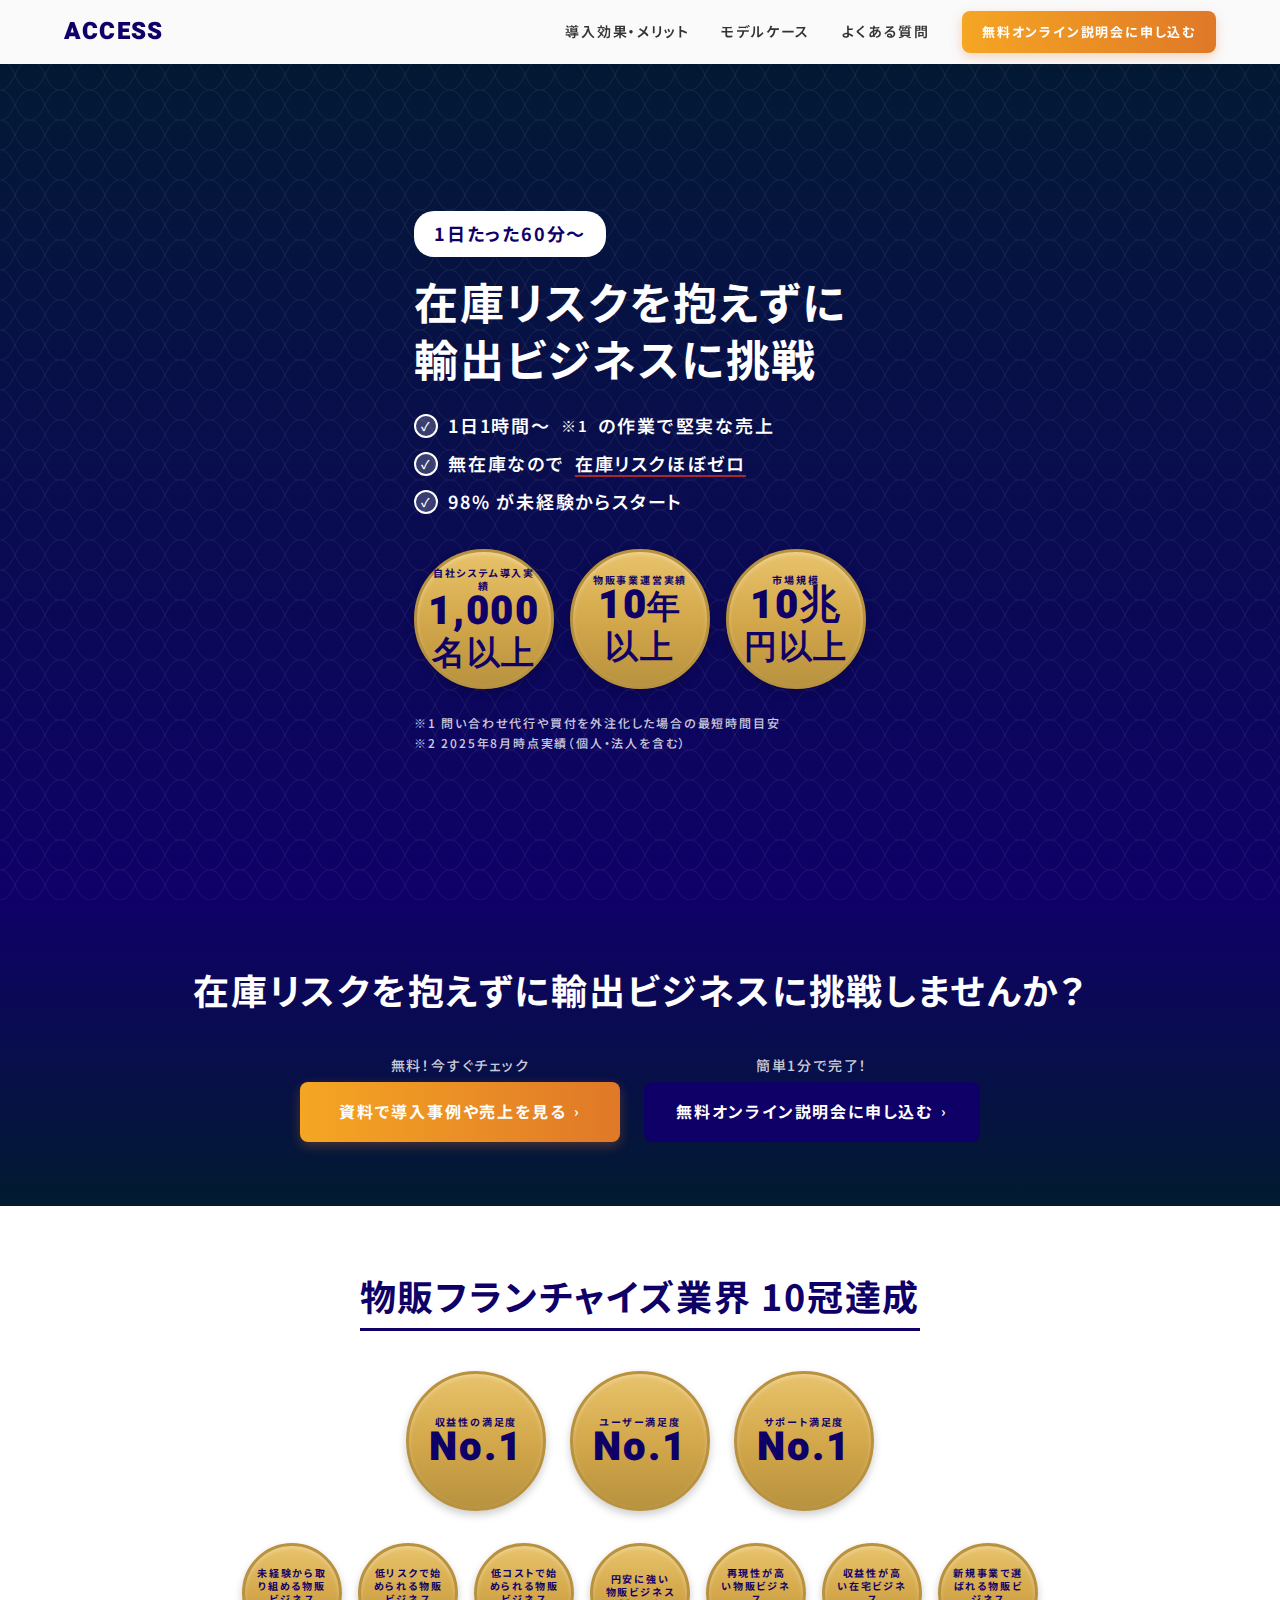
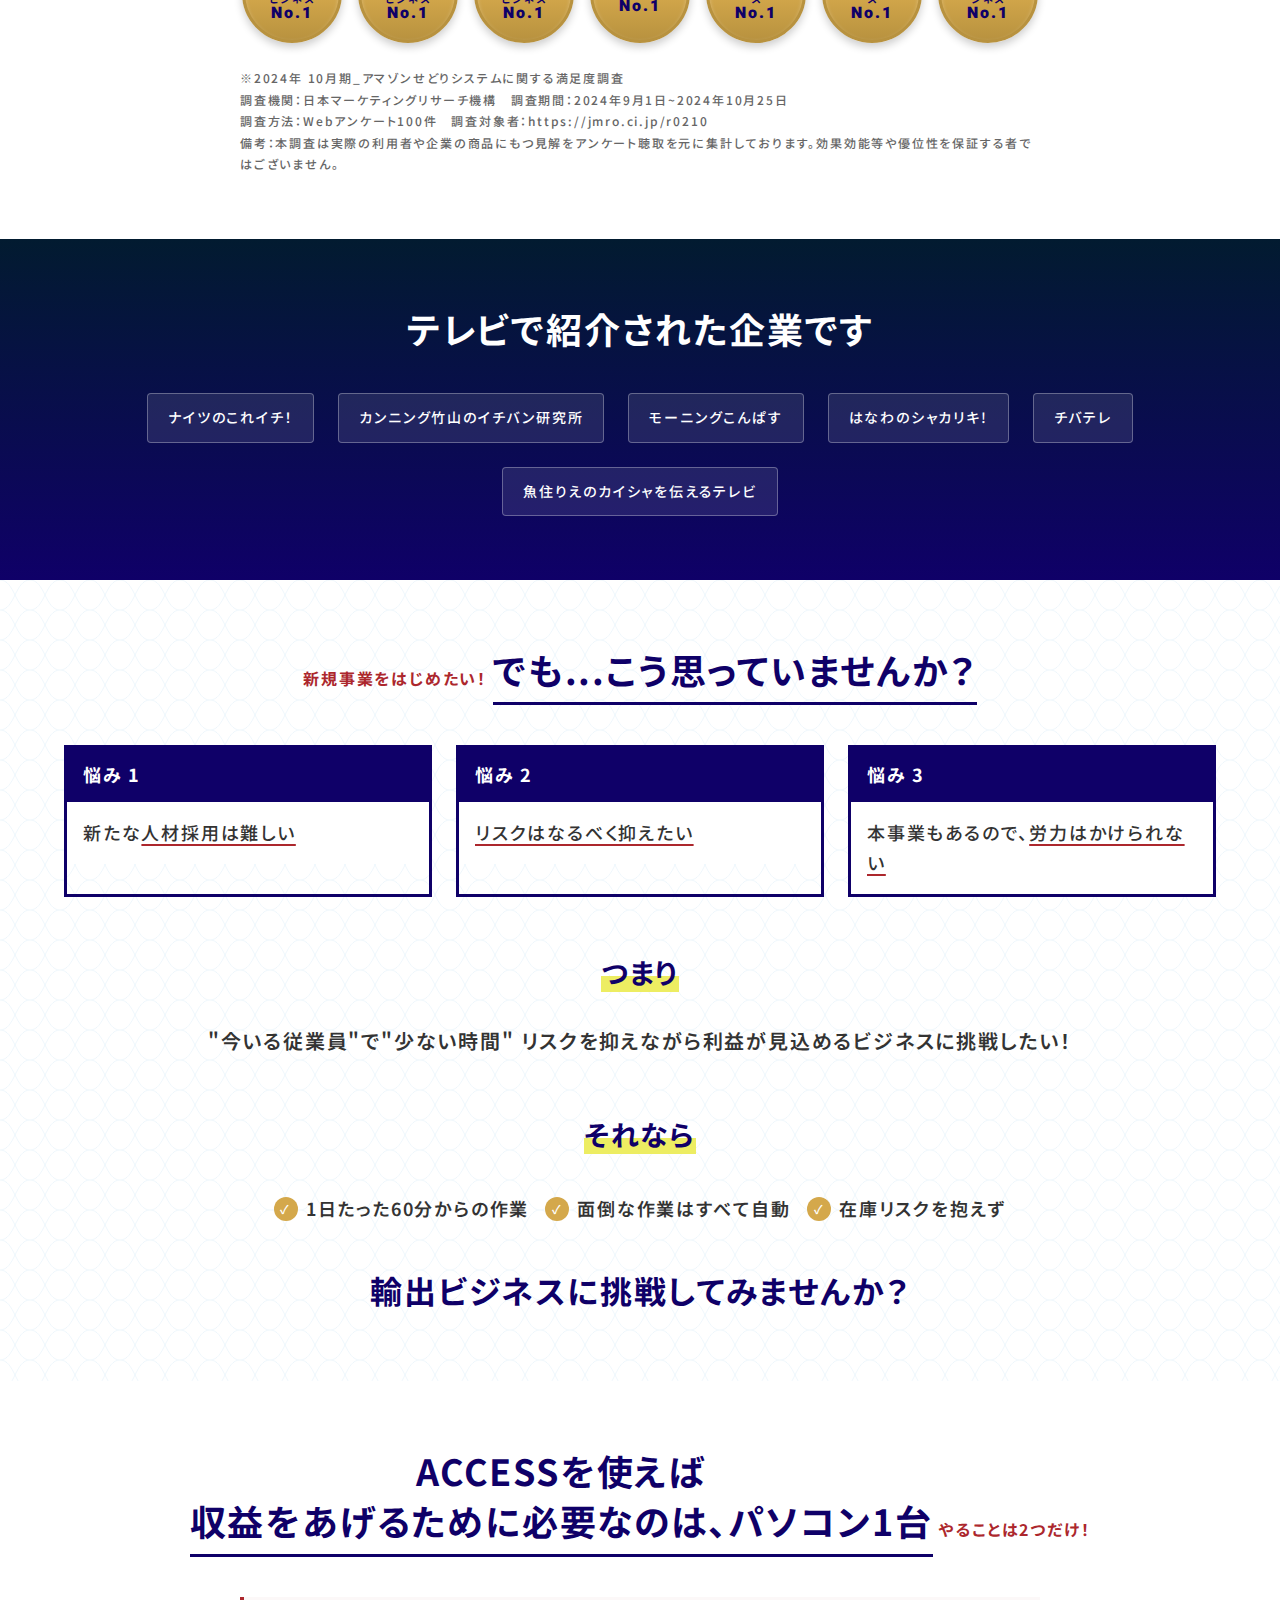
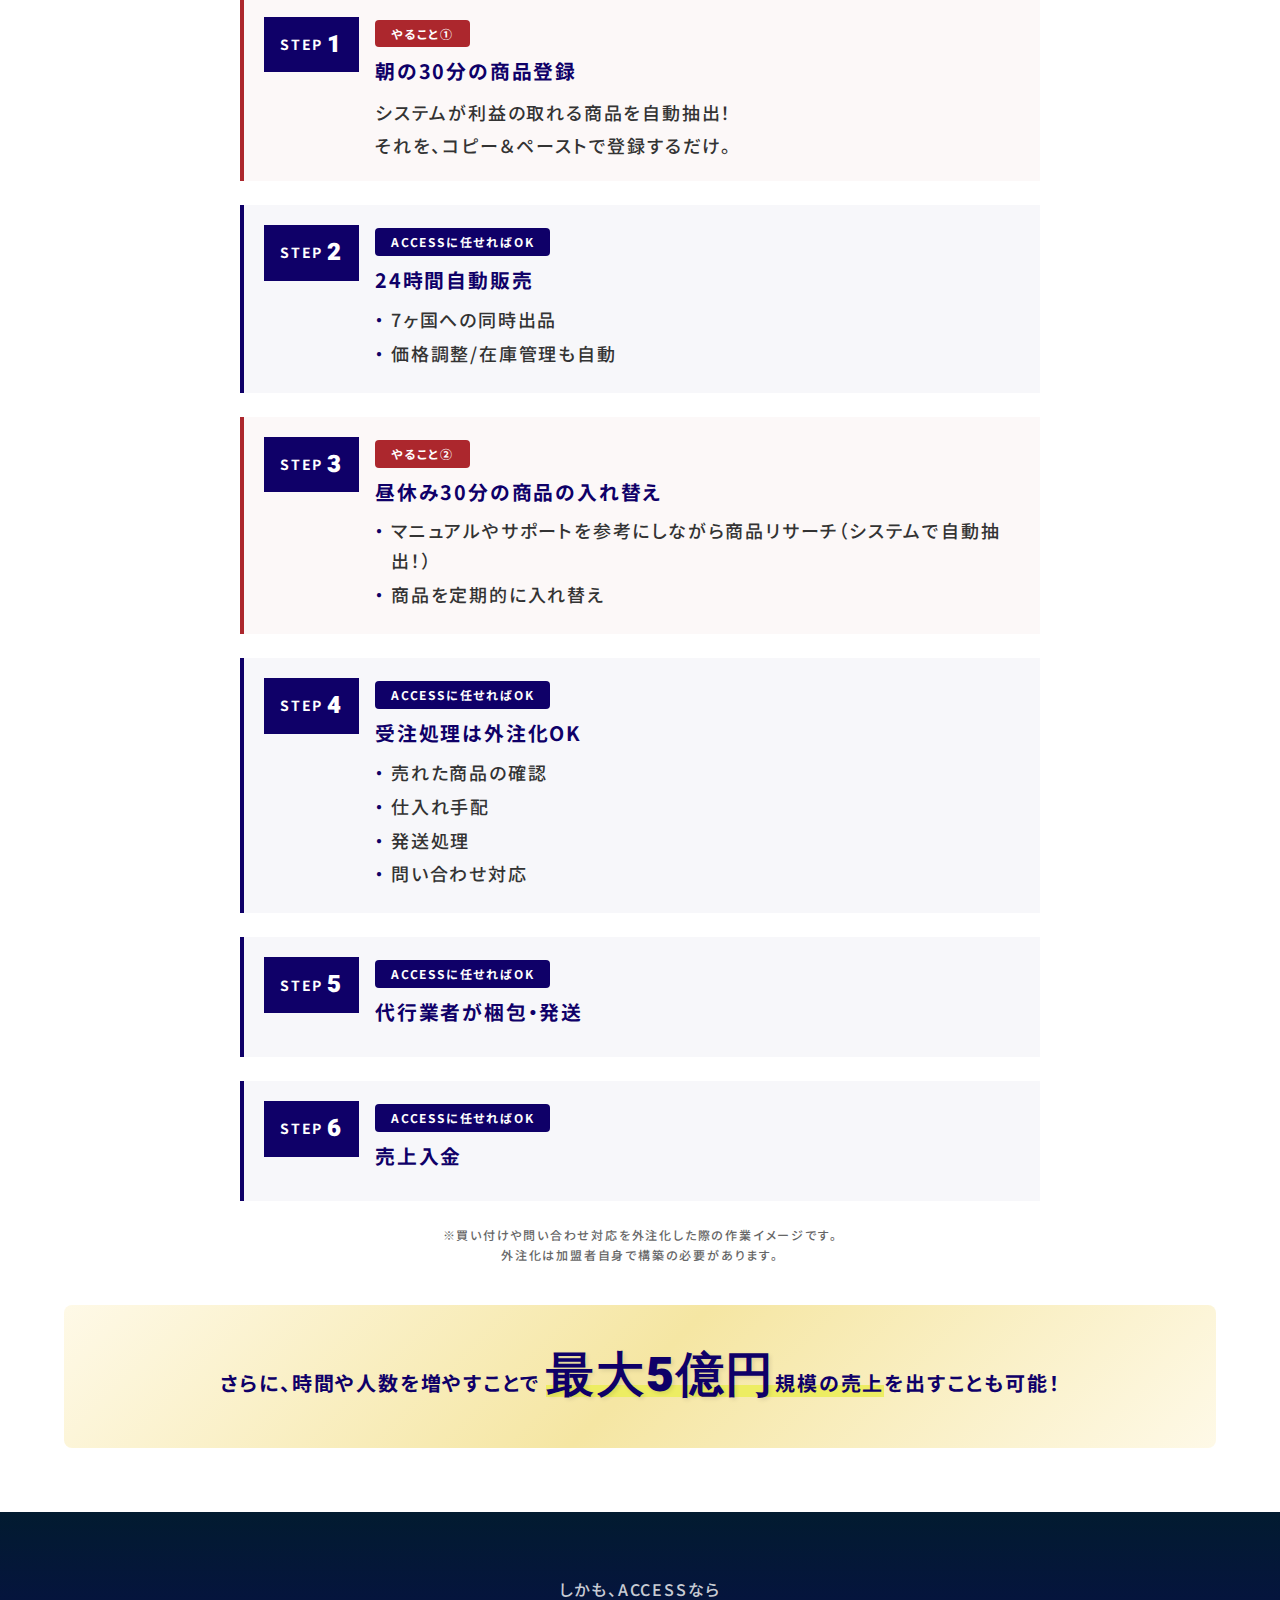
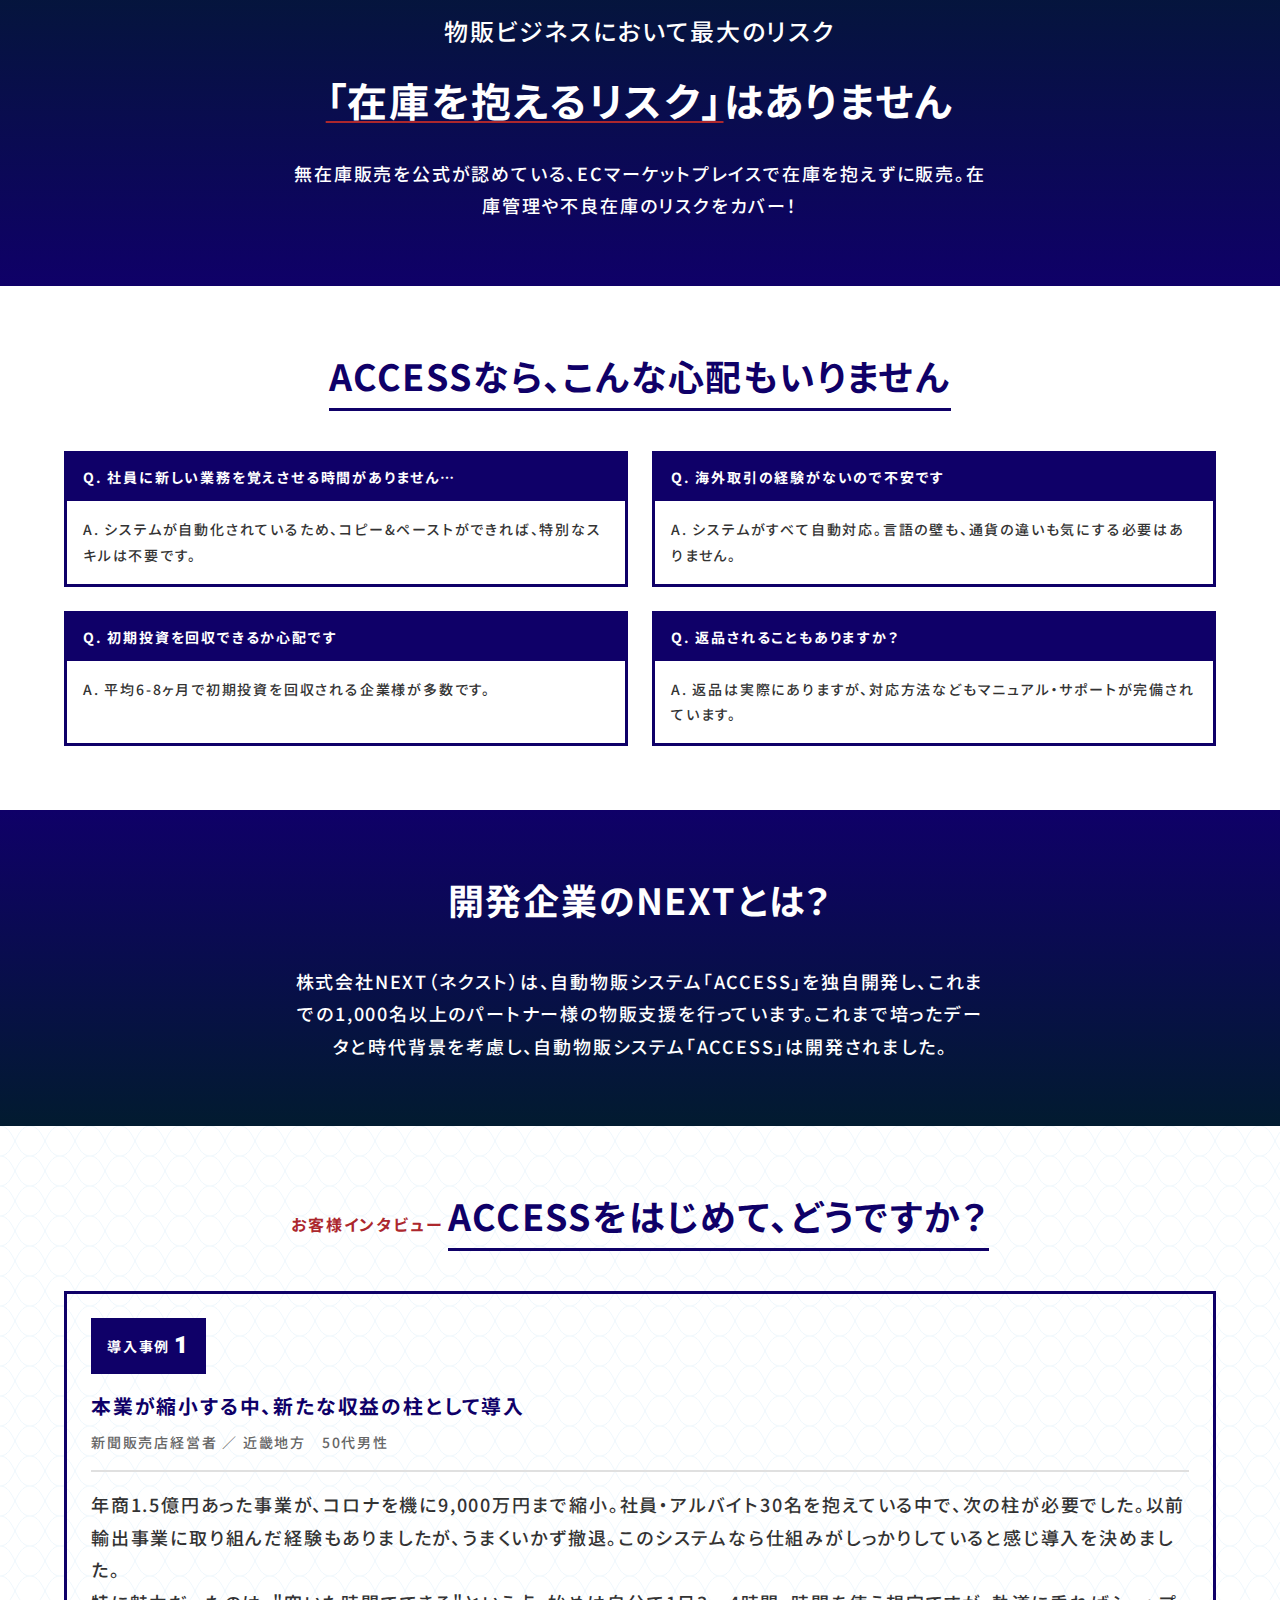
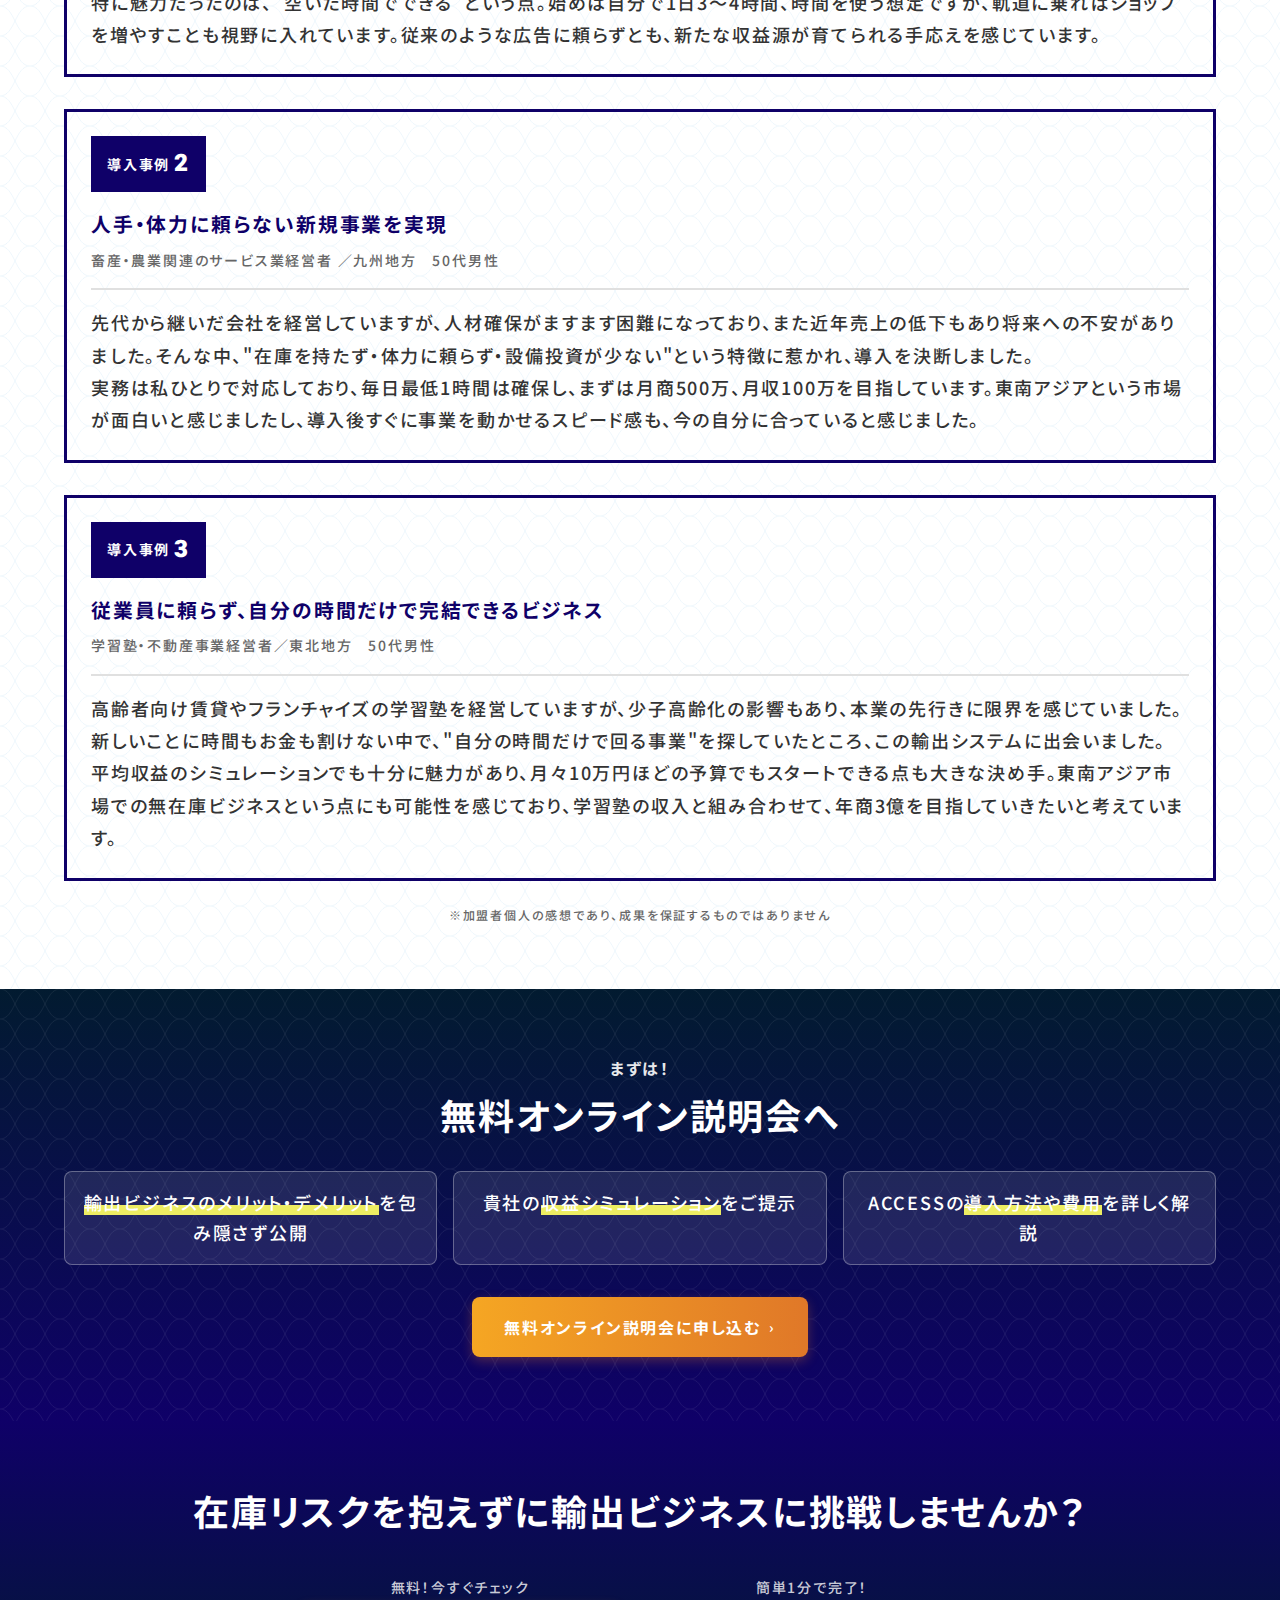
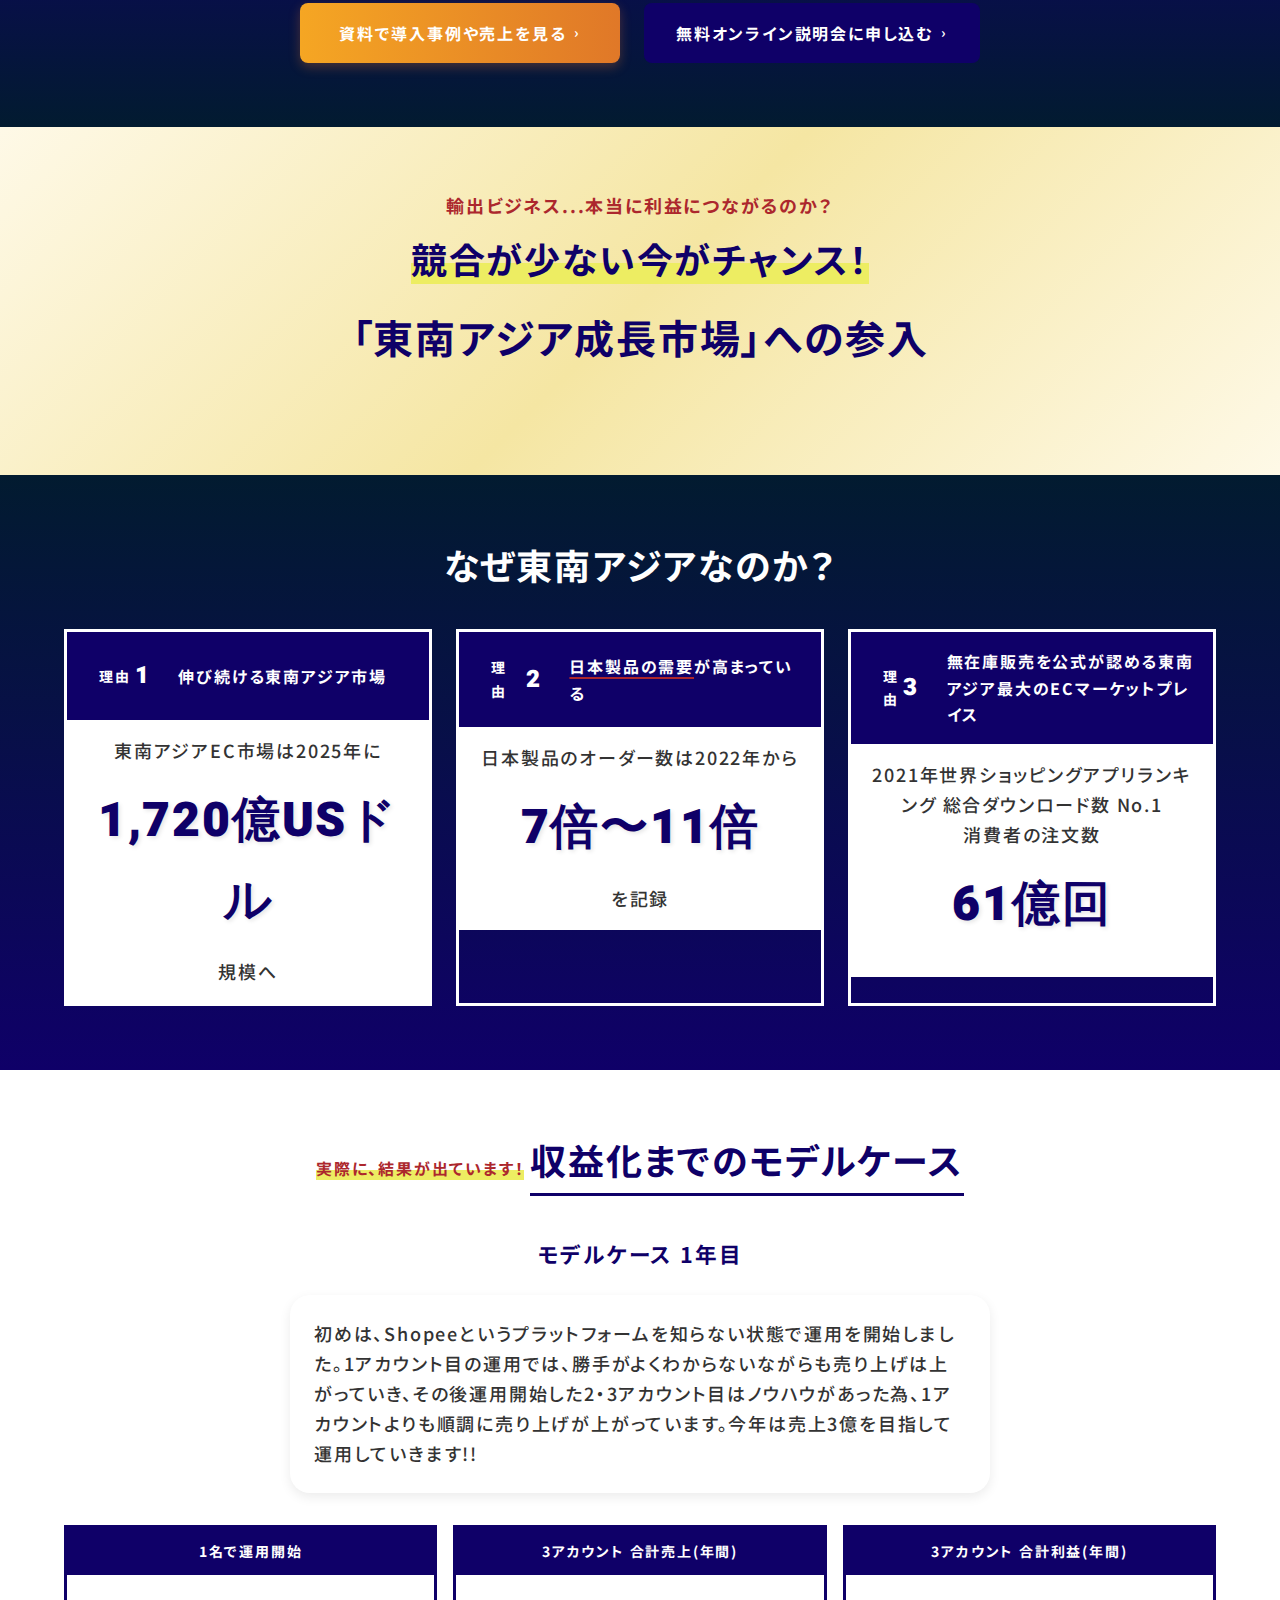
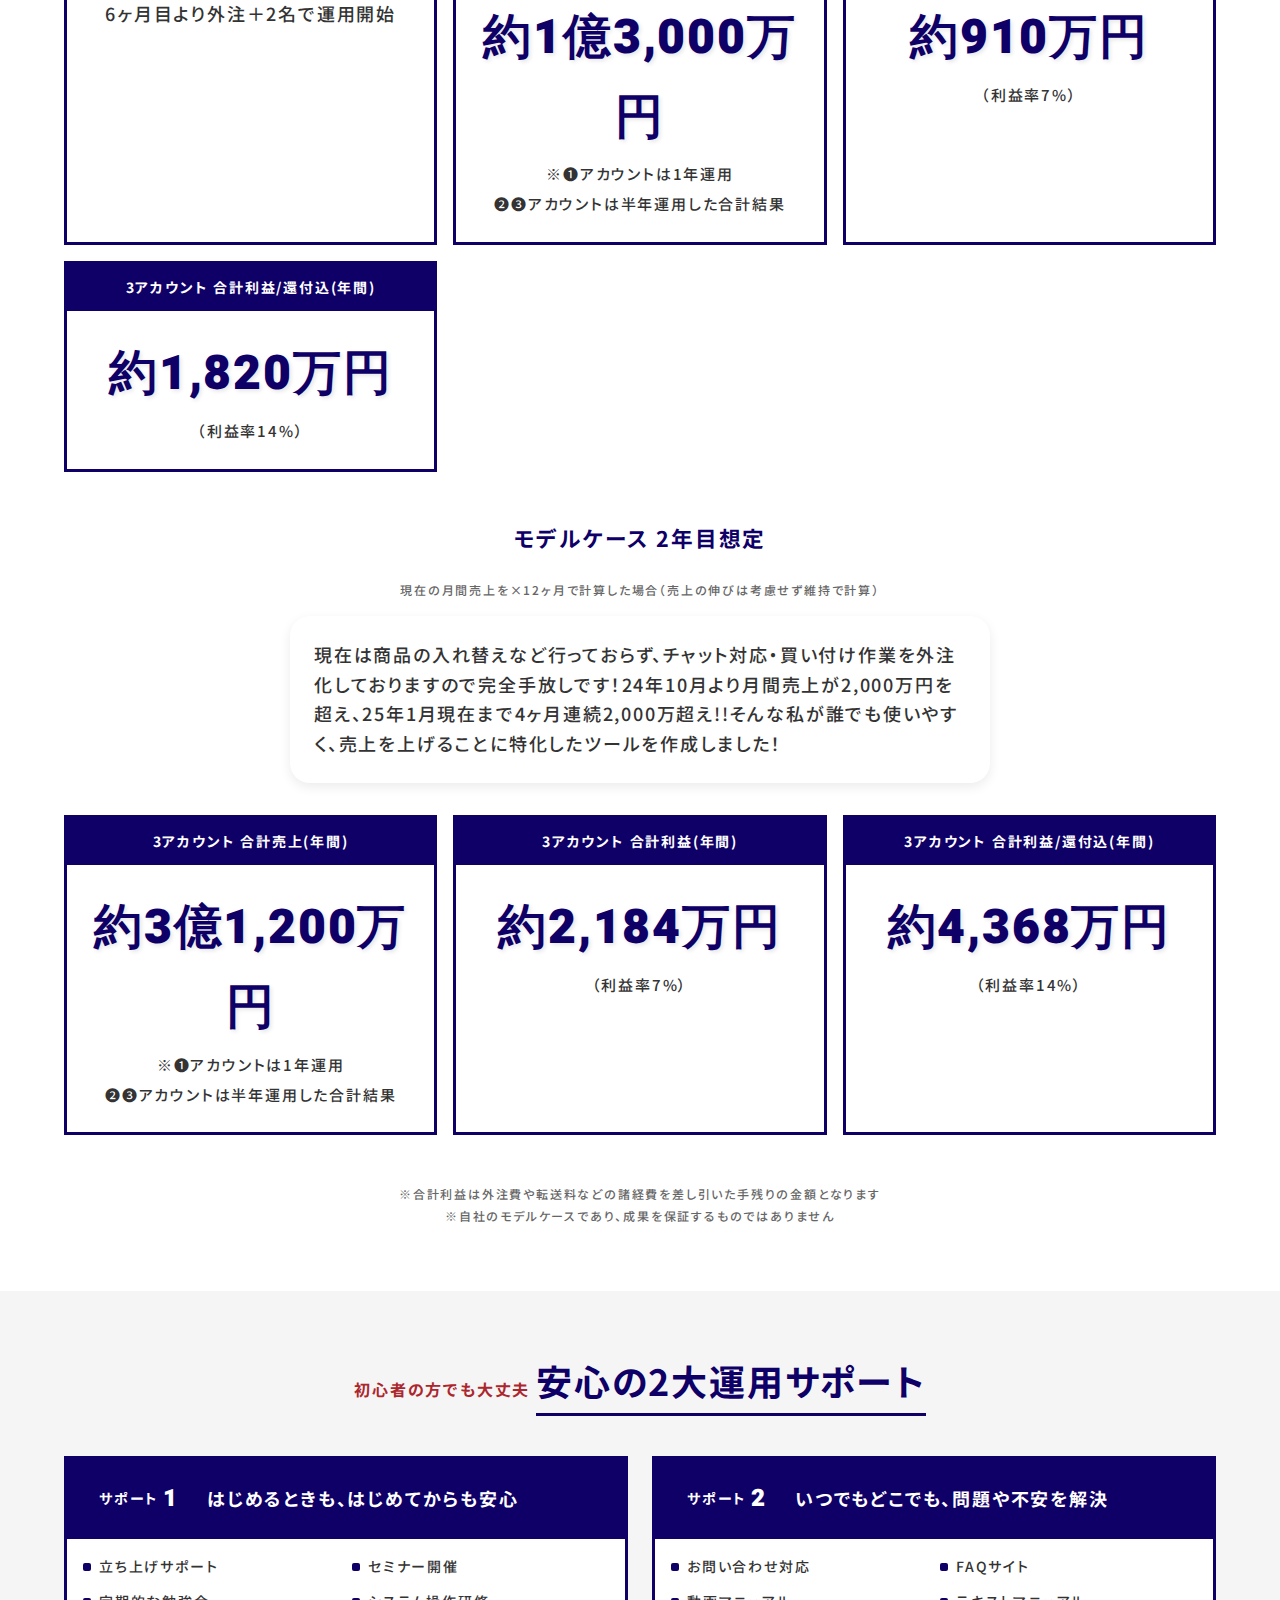
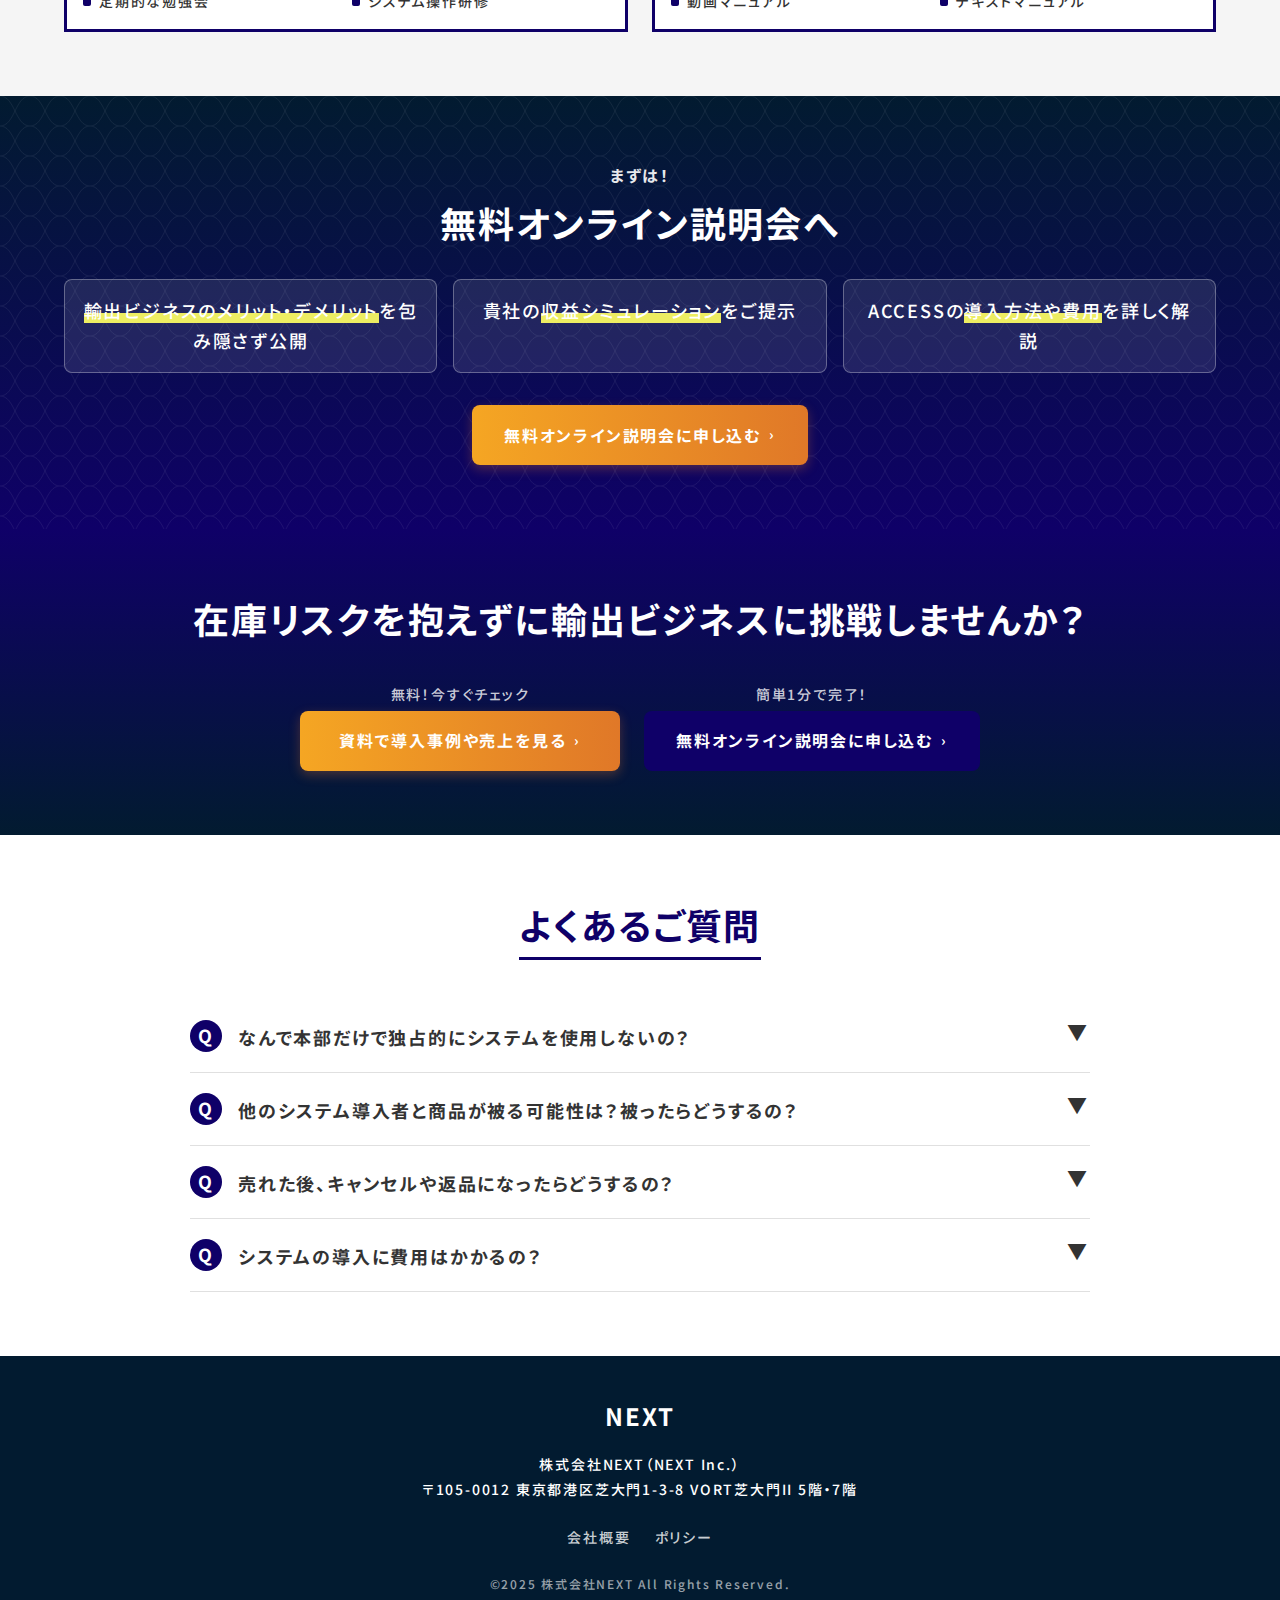
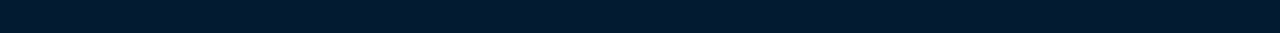
<file: 04-design-swap/index.html>
<!DOCTYPE html>
<html lang="ja">

<head>
    <meta charset="UTF-8">
    <meta name="viewport" content="width=device-width, initial-scale=1.0">
    <title>ACCESS｜在庫リスクを抱えずに輸出ビジネスに挑戦｜株式会社NEXT</title>
    <meta name="description" content="ACCESSは株式会社NEXTが提供する自動物販システム。1日1時間〜の作業で在庫リスクゼロの輸出ビジネスを実現。導入実績1,000名以上。">
    <link rel="preconnect" href="https://fonts.googleapis.com">
    <link rel="preconnect" href="https://fonts.gstatic.com" crossorigin>
    <link
        href="https://fonts.googleapis.com/css2?family=Heebo:wght@700;900&family=Noto+Sans+JP:wght@400;500;700&family=Noto+Serif+JP:wght@400;700&display=swap"
        rel="stylesheet">
    <link rel="stylesheet" href="style.css">
</head>

<body>

    <!-- Header -->
    <header class="l-header" id="header">
        <div class="l-header__inner">
            <div class="l-header__logo">ACCESS</div>
            <nav class="l-header__nav" id="nav">
                <a href="#testimonial" class="l-header__nav-item">導入効果・メリット</a>
                <a href="#model" class="l-header__nav-item">モデルケース</a>
                <a href="#faq" class="l-header__nav-item">よくある質問</a>
                <a href="https://page.nextjp.co.jp/access/asc-kobetsu" class="l-header__nav-cta cta-btn cta-btn--primary" style="min-width:auto;min-height:auto;padding:10px 20px;font-size:13px;">無料オンライン説明会に申し込む</a>
            </nav>
            <button class="l-header__hamburger" id="hamburger" aria-label="メニューを開く">
                <span></span><span></span><span></span>
            </button>
        </div>
    </header>

    <!-- ========================================
     sec_01: FV（ファーストビュー）
     ======================================== -->
    <section class="p-fv bg-seigaiha-dark" id="fv">
        <div class="p-fv__content">
            <span class="p-fv__balloon">1日たった60分〜</span>
            <h1 class="p-fv__main-copy">在庫リスクを抱えずに<br>輸出ビジネスに挑戦</h1>
            <ul class="p-fv__features">
                <li>1日1時間〜<sup>※1</sup> の作業で堅実な売上</li>
                <li>無在庫なので <span class="u-underline-red">在庫リスクほぼゼロ</span></li>
                <li>98% が未経験からスタート</li>
            </ul>
            <div class="p-fv__badges">
                <div class="badge-medal badge-medal--lg">
                    <span class="badge-medal__label">自社システム導入実績</span>
                    <span class="badge-medal__value">1,000<small>名以上</small></span>
                </div>
                <div class="badge-medal badge-medal--lg">
                    <span class="badge-medal__label">物販事業運営実績</span>
                    <span class="badge-medal__value">10<small>年以上</small></span>
                </div>
                <div class="badge-medal badge-medal--lg">
                    <span class="badge-medal__label">市場規模</span>
                    <span class="badge-medal__value">10兆<small>円以上</small></span>
                </div>
            </div>
            <p class="p-fv__notes">
                ※1 問い合わせ代行や買付を外注化した場合の最短時間目安<br>
                ※2 2025年8月時点実績（個人・法人を含む）
            </p>
        </div>
    </section>

    <!-- ========================================
     sec_02: CTA（FV直下）
     ======================================== -->
    <section class="p-section bg-navy-gradient-rev" id="cta-top">
        <div class="l-inner u-text-center">
            <h2 class="section-heading__main section-heading__main--light">在庫リスクを抱えずに輸出ビジネスに挑戦しませんか？</h2>
            <div class="cta-block u-mt-40">
                <div class="cta-item">
                    <p class="cta-micro">無料！今すぐチェック</p>
                    <a href="https://page.nextjp.co.jp/documentg02/houjin"
                        class="cta-btn cta-btn--primary">資料で導入事例や売上を見る <span class="cta-btn__arrow">›</span></a>
                </div>
                <div class="cta-item">
                    <p class="cta-micro">簡単1分で完了！</p>
                    <a href="https://page.nextjp.co.jp/access/asc-kobetsu"
                        class="cta-btn cta-btn--secondary">無料オンライン説明会に申し込む <span class="cta-btn__arrow">›</span></a>
                </div>
            </div>
        </div>
    </section>

    <!-- ========================================
     sec_03: 実績バッジ（10冠達成）
     ======================================== -->
    <section class="p-section bg-solid-white" id="achievement">
        <div class="l-inner">
            <div class="section-heading">
                <h2 class="section-heading__main section-heading__main--underline">物販フランチャイズ業界 10冠達成</h2>
            </div>
            <div class="c-achievement">
                <div class="c-achievement__main">
                    <div class="badge-medal badge-medal--lg">
                        <span class="badge-medal__label">収益性の満足度</span>
                        <span class="badge-medal__value">No.1</span>
                    </div>
                    <div class="badge-medal badge-medal--lg">
                        <span class="badge-medal__label">ユーザー満足度</span>
                        <span class="badge-medal__value">No.1</span>
                    </div>
                    <div class="badge-medal badge-medal--lg">
                        <span class="badge-medal__label">サポート満足度</span>
                        <span class="badge-medal__value">No.1</span>
                    </div>
                </div>
                <div class="c-achievement__sub">
                    <div class="badge-medal badge-medal--sm"><span
                            class="badge-medal__label">未経験から取り組める物販ビジネス</span><span class="badge-medal__value"
                            style="font-size:16px;">No.1</span></div>
                    <div class="badge-medal badge-medal--sm"><span
                            class="badge-medal__label">低リスクで始められる物販ビジネス</span><span class="badge-medal__value"
                            style="font-size:16px;">No.1</span></div>
                    <div class="badge-medal badge-medal--sm"><span
                            class="badge-medal__label">低コストで始められる物販ビジネス</span><span class="badge-medal__value"
                            style="font-size:16px;">No.1</span></div>
                    <div class="badge-medal badge-medal--sm"><span class="badge-medal__label">円安に強い物販ビジネス</span><span
                            class="badge-medal__value" style="font-size:16px;">No.1</span></div>
                    <div class="badge-medal badge-medal--sm"><span class="badge-medal__label">再現性が高い物販ビジネス</span><span
                            class="badge-medal__value" style="font-size:16px;">No.1</span></div>
                    <div class="badge-medal badge-medal--sm"><span class="badge-medal__label">収益性が高い在宅ビジネス</span><span
                            class="badge-medal__value" style="font-size:16px;">No.1</span></div>
                    <div class="badge-medal badge-medal--sm"><span
                            class="badge-medal__label">新規事業で選ばれる物販ビジネス</span><span class="badge-medal__value"
                            style="font-size:16px;">No.1</span></div>
                </div>
                <p class="c-achievement__note">
                    ※2024年 10月期_アマゾンせどりシステムに関する満足度調査<br>
                    調査機関：日本マーケティングリサーチ機構　調査期間：2024年9月1日~2024年10月25日<br>
                    調査方法：Webアンケート100件　調査対象者：https://jmro.ci.jp/r0210<br>
                    備考：本調査は実際の利用者や企業の商品にもつ見解をアンケート聴取を元に集計しております。効果効能等や優位性を保証する者ではございません。
                </p>
            </div>
        </div>
    </section>

    <!-- ========================================
     sec_04: テレビ紹介
     ======================================== -->
    <section class="p-section bg-navy-gradient" id="tv">
        <div class="l-inner u-text-center">
            <div class="section-heading">
                <h2 class="section-heading__main section-heading__main--light">テレビで紹介された企業です</h2>
            </div>
            <div class="c-logos">
                <span class="c-logos__item">ナイツのこれイチ！</span>
                <span class="c-logos__item">カンニング竹山のイチバン研究所</span>
                <span class="c-logos__item">モーニングこんぱす</span>
                <span class="c-logos__item">はなわのシャカリキ!</span>
                <span class="c-logos__item">チバテレ</span>
                <span class="c-logos__item">魚住りえのカイシャを伝えるテレビ</span>
            </div>
        </div>
    </section>

    <!-- ========================================
     sec_05: 課題提起
     ======================================== -->
    <section class="p-section bg-seigaiha-light" id="challenge">
        <div class="l-inner">
            <div class="section-heading">
                <p class="section-heading__sub">新規事業をはじめたい！</p>
                <h2 class="section-heading__main section-heading__main--underline">でも...こう思っていませんか？</h2>
            </div>
            <div class="c-challenge__cards">
                <div class="card-bordered">
                    <div class="card-bordered__header">悩み 1</div>
                    <div class="card-bordered__body">新たな<span class="u-underline-red">人材採用は難しい</span></div>
                </div>
                <div class="card-bordered">
                    <div class="card-bordered__header">悩み 2</div>
                    <div class="card-bordered__body"><span class="u-underline-red">リスクはなるべく抑えたい</span></div>
                </div>
                <div class="card-bordered">
                    <div class="card-bordered__header">悩み 3</div>
                    <div class="card-bordered__body">本事業もあるので、<span class="u-underline-red">労力はかけられない</span></div>
                </div>
            </div>

            <div class="c-challenge__transition">
                <p class="c-challenge__transition-label"><span class="u-marker">つまり</span></p>
                <p class="c-challenge__transition-text">"今いる従業員"で"少ない時間" リスクを抑えながら利益が見込めるビジネスに挑戦したい！</p>
            </div>

            <div class="c-challenge__transition">
                <p class="c-challenge__transition-label"><span class="u-marker">それなら</span></p>
                <div class="c-challenge__points">
                    <span class="c-challenge__point">1日たった60分からの作業</span>
                    <span class="c-challenge__point">面倒な作業はすべて自動</span>
                    <span class="c-challenge__point">在庫リスクを抱えず</span>
                </div>
            </div>

            <p class="c-challenge__emphasis">輸出ビジネスに挑戦してみませんか？</p>
        </div>
    </section>

    <!-- ========================================
     sec_06: ACCESSの使い方（6ステップ）
     ======================================== -->
    <section class="p-section bg-solid-white" id="work">
        <div class="l-inner">
            <div class="section-heading">
                <h2 class="section-heading__main section-heading__main--underline">ACCESSを使えば<br>収益をあげるために必要なのは、パソコン1台
                </h2>
                <p class="section-heading__sub u-mt-40">やることは2つだけ！</p>
            </div>

            <div class="vertical-timeline">
                <div class="timeline-item timeline-item--user">
                    <div class="timeline-marker">
                        <span class="point-label">STEP<span class="point-label__number">1</span></span>
                    </div>
                    <div class="timeline-content">
                        <span class="tag-label tag-label--accent">やること①</span>
                        <h3 class="timeline-title">朝の30分の商品登録</h3>
                        <p class="timeline-desc">システムが利益の取れる商品を自動抽出！<br>それを、コピー＆ペーストで登録するだけ。</p>
                    </div>
                </div>
                <div class="timeline-item timeline-item--access">
                    <div class="timeline-marker">
                        <span class="point-label">STEP<span class="point-label__number">2</span></span>
                    </div>
                    <div class="timeline-content">
                        <span class="tag-label">ACCESSに任せればOK</span>
                        <h3 class="timeline-title">24時間自動販売</h3>
                        <ul class="timeline-list">
                            <li>7ヶ国への同時出品</li>
                            <li>価格調整/在庫管理も自動</li>
                        </ul>
                    </div>
                </div>
                <div class="timeline-item timeline-item--user">
                    <div class="timeline-marker">
                        <span class="point-label">STEP<span class="point-label__number">3</span></span>
                    </div>
                    <div class="timeline-content">
                        <span class="tag-label tag-label--accent">やること②</span>
                        <h3 class="timeline-title">昼休み30分の商品の入れ替え</h3>
                        <ul class="timeline-list">
                            <li>マニュアルやサポートを参考にしながら商品リサーチ（システムで自動抽出！）</li>
                            <li>商品を定期的に入れ替え</li>
                        </ul>
                    </div>
                </div>
                <div class="timeline-item timeline-item--access">
                    <div class="timeline-marker">
                        <span class="point-label">STEP<span class="point-label__number">4</span></span>
                    </div>
                    <div class="timeline-content">
                        <span class="tag-label">ACCESSに任せればOK</span>
                        <h3 class="timeline-title">受注処理は外注化OK</h3>
                        <ul class="timeline-list">
                            <li>売れた商品の確認</li>
                            <li>仕入れ手配</li>
                            <li>発送処理</li>
                            <li>問い合わせ対応</li>
                        </ul>
                    </div>
                </div>
                <div class="timeline-item timeline-item--access">
                    <div class="timeline-marker">
                        <span class="point-label">STEP<span class="point-label__number">5</span></span>
                    </div>
                    <div class="timeline-content">
                        <span class="tag-label">ACCESSに任せればOK</span>
                        <h3 class="timeline-title">代行業者が梱包・発送</h3>
                    </div>
                </div>
                <div class="timeline-item timeline-item--access">
                    <div class="timeline-marker">
                        <span class="point-label">STEP<span class="point-label__number">6</span></span>
                    </div>
                    <div class="timeline-content">
                        <span class="tag-label">ACCESSに任せればOK</span>
                        <h3 class="timeline-title">売上入金</h3>
                    </div>
                </div>
            </div>

            <p class="c-work__note">※買い付けや問い合わせ対応を外注化した際の作業イメージです。<br>外注化は加盟者自身で構築の必要があります。</p>

            <div class="c-work__scale">
                さらに、時間や人数を増やすことで <span class="u-marker"><span
                        class="glossy-number glossy-number--on-light">最大5億円</span>規模の売上</span>を出すことも可能！
            </div>
        </div>
    </section>

    <!-- ========================================
     sec_07: 在庫リスクゼロ訴求
     ======================================== -->
    <section class="p-section bg-navy-gradient" id="zero-risk">
        <div class="l-inner">
            <div class="c-zero-risk">
                <p class="c-zero-risk__intro">しかも、ACCESSなら</p>
                <p class="c-zero-risk__sub">物販ビジネスにおいて最大のリスク</p>
                <h2 class="c-zero-risk__headline"><span class="u-underline-red">「在庫を抱えるリスク」</span>はありません</h2>
                <p class="c-zero-risk__desc">無在庫販売を公式が認めている、ECマーケットプレイスで在庫を抱えずに販売。在庫管理や不良在庫のリスクをカバー！</p>
            </div>
        </div>
    </section>

    <!-- ========================================
     sec_08: 心配解消FAQ（静的）
     ======================================== -->
    <section class="p-section bg-solid-white" id="worry">
        <div class="l-inner">
            <div class="section-heading">
                <h2 class="section-heading__main section-heading__main--underline">ACCESSなら、こんな心配もいりません</h2>
            </div>
            <div class="c-faq-static">
                <div class="c-faq-static__item card-bordered">
                    <div class="card-bordered__header">Q. 社員に新しい業務を覚えさせる時間がありません…</div>
                    <div class="card-bordered__body">A. システムが自動化されているため、コピー&ペーストができれば、特別なスキルは不要です。</div>
                </div>
                <div class="c-faq-static__item card-bordered">
                    <div class="card-bordered__header">Q. 海外取引の経験がないので不安です</div>
                    <div class="card-bordered__body">A. システムがすべて自動対応。言語の壁も、通貨の違いも気にする必要はありません。</div>
                </div>
                <div class="c-faq-static__item card-bordered">
                    <div class="card-bordered__header">Q. 初期投資を回収できるか心配です</div>
                    <div class="card-bordered__body">A. 平均6-8ヶ月で初期投資を回収される企業様が多数です。</div>
                </div>
                <div class="c-faq-static__item card-bordered">
                    <div class="card-bordered__header">Q. 返品されることもありますか？</div>
                    <div class="card-bordered__body">A. 返品は実際にありますが、対応方法などもマニュアル・サポートが完備されています。</div>
                </div>
            </div>
        </div>
    </section>

    <!-- ========================================
     sec_09: 開発企業NEXT紹介
     ======================================== -->
    <section class="p-section bg-navy-gradient-rev" id="company">
        <div class="l-inner">
            <div class="c-company">
                <div class="section-heading">
                    <h2 class="section-heading__main section-heading__main--light">開発企業のNEXTとは？</h2>
                </div>
                <p class="c-company__desc">
                    株式会社NEXT（ネクスト）は、自動物販システム「ACCESS」を独自開発し、これまでの1,000名以上のパートナー様の物販支援を行っています。これまで培ったデータと時代背景を考慮し、自動物販システム「ACCESS」は開発されました。
                </p>
            </div>
        </div>
    </section>

    <!-- ========================================
     sec_10: お客様インタビュー
     ======================================== -->
    <section class="p-section bg-seigaiha-light" id="testimonial">
        <div class="l-inner">
            <div class="section-heading">
                <p class="section-heading__sub">お客様インタビュー</p>
                <h2 class="section-heading__main section-heading__main--underline">ACCESSをはじめて、どうですか？</h2>
            </div>
            <div class="c-testimonials">
                <div class="c-testimonial card-bordered">
                    <span class="c-testimonial__label point-label">導入事例<span class="point-label__number">1</span></span>
                    <h3 class="c-testimonial__title">本業が縮小する中、新たな収益の柱として導入</h3>
                    <p class="c-testimonial__profile">新聞販売店経営者 ／ 近畿地方　50代男性</p>
                    <hr style="border:none;border-top:2px solid #e0e0e0;margin:16px 0;">
                    <p class="c-testimonial__body">年商1.5億円あった事業が、コロナを機に9,000万円まで縮小。社員・アルバイト30名を抱えている中で、次の柱が必要でした。以前輸出事業に取り組んだ経験もありましたが、うまくいかず撤退。このシステムなら仕組みがしっかりしていると感じ導入を決めました。</p>
                    <p class="c-testimonial__body">特に魅力だったのは、"空いた時間でできる"という点。始めは自分で1日3〜4時間、時間を使う想定ですが、軌道に乗ればショップを増やすことも視野に入れています。従来のような広告に頼らずとも、新たな収益源が育てられる手応えを感じています。</p>
                </div>
                <div class="c-testimonial card-bordered">
                    <span class="c-testimonial__label point-label">導入事例<span class="point-label__number">2</span></span>
                    <h3 class="c-testimonial__title">人手・体力に頼らない新規事業を実現</h3>
                    <p class="c-testimonial__profile">畜産・農業関連のサービス業経営者 ／九州地方　50代男性</p>
                    <hr style="border:none;border-top:2px solid #e0e0e0;margin:16px 0;">
                    <p class="c-testimonial__body">先代から継いだ会社を経営していますが、人材確保がますます困難になっており、また近年売上の低下もあり将来への不安がありました。そんな中、"在庫を持たず・体力に頼らず・設備投資が少ない"という特徴に惹かれ、導入を決断しました。</p>
                    <p class="c-testimonial__body">実務は私ひとりで対応しており、毎日最低1時間は確保し、まずは月商500万、月収100万を目指しています。東南アジアという市場が面白いと感じましたし、導入後すぐに事業を動かせるスピード感も、今の自分に合っていると感じました。</p>
                </div>
                <div class="c-testimonial card-bordered">
                    <span class="c-testimonial__label point-label">導入事例<span class="point-label__number">3</span></span>
                    <h3 class="c-testimonial__title">従業員に頼らず、自分の時間だけで完結できるビジネス</h3>
                    <p class="c-testimonial__profile">学習塾・不動産事業経営者／東北地方　50代男性</p>
                    <hr style="border:none;border-top:2px solid #e0e0e0;margin:16px 0;">
                    <p class="c-testimonial__body">高齢者向け賃貸やフランチャイズの学習塾を経営していますが、少子高齢化の影響もあり、本業の先行きに限界を感じていました。新しいことに時間もお金も割けない中で、"自分の時間だけで回る事業"を探していたところ、この輸出システムに出会いました。</p>
                    <p class="c-testimonial__body">平均収益のシミュレーションでも十分に魅力があり、月々10万円ほどの予算でもスタートできる点も大きな決め手。東南アジア市場での無在庫ビジネスという点にも可能性を感じており、学習塾の収入と組み合わせて、年商3億を目指していきたいと考えています。</p>
                </div>
            </div>
            <p class="c-testimonial__disclaimer">※加盟者個人の感想であり、成果を保証するものではありません</p>
        </div>
    </section>

    <!-- ========================================
     sec_11: CTA（中間：説明会訴求）
     ======================================== -->
    <section class="p-section bg-seigaiha-dark" id="cta-seminar-1">
        <div class="l-inner">
            <div class="c-cta-seminar">
                <p class="section-heading__sub" style="color:#fff;opacity:0.9;">まずは！</p>
                <h2 class="section-heading__main section-heading__main--light">無料オンライン説明会へ</h2>
                <div class="c-cta-seminar__benefits">
                    <div class="c-cta-seminar__benefit"><span class="u-marker">輸出ビジネスのメリット・デメリット</span>を包み隠さず公開</div>
                    <div class="c-cta-seminar__benefit">貴社の<span class="u-marker">収益シミュレーション</span>をご提示</div>
                    <div class="c-cta-seminar__benefit">ACCESSの<span class="u-marker">導入方法や費用</span>を詳しく解説</div>
                </div>
                <a href="https://page.nextjp.co.jp/access/asc-kobetsu" class="cta-btn cta-btn--primary">無料オンライン説明会に申し込む
                    <span class="cta-btn__arrow">›</span></a>
            </div>
        </div>
    </section>

    <!-- ========================================
     sec_12: CTA（中間：2ボタン）
     ======================================== -->
    <section class="p-section bg-navy-gradient-rev" id="cta-mid">
        <div class="l-inner u-text-center">
            <h2 class="section-heading__main section-heading__main--light">在庫リスクを抱えずに輸出ビジネスに挑戦しませんか？</h2>
            <div class="cta-block u-mt-40">
                <div class="cta-item">
                    <p class="cta-micro">無料！今すぐチェック</p>
                    <a href="https://page.nextjp.co.jp/documentg02/houjin"
                        class="cta-btn cta-btn--primary">資料で導入事例や売上を見る <span class="cta-btn__arrow">›</span></a>
                </div>
                <div class="cta-item">
                    <p class="cta-micro">簡単1分で完了！</p>
                    <a href="https://page.nextjp.co.jp/access/asc-kobetsu"
                        class="cta-btn cta-btn--secondary">無料オンライン説明会に申し込む <span class="cta-btn__arrow">›</span></a>
                </div>
            </div>
        </div>
    </section>

    <!-- ========================================
     sec_13: 東南アジア市場訴求
     ======================================== -->
    <section class="p-section bg-gold-texture" id="sea-intro">
        <div class="l-inner">
            <div class="c-reason-intro">
                <p class="c-reason-intro__label">輸出ビジネス...本当に利益につながるのか？</p>
                <h2 class="c-reason-intro__headline"><span class="u-marker">競合が少ない今がチャンス！</span></h2>
                <p
                    style="font-size:clamp(24px,5vw,40px);font-weight:700;color:var(--brand-heading-band);margin-top:16px;">
                    「東南アジア成長市場」への参入</p>
            </div>
        </div>
    </section>

    <!-- ========================================
     sec_14: なぜ東南アジアなのか
     ======================================== -->
    <section class="p-section bg-navy-gradient" id="reason">
        <div class="l-inner">
            <div class="section-heading">
                <h2 class="section-heading__main section-heading__main--light">なぜ東南アジアなのか？</h2>
            </div>
            <div class="c-reason-grid">
                <div class="c-reason-card card-bordered" style="border-color:#fff;">
                    <div class="card-bordered__header" style="display:flex;align-items:center;gap:12px;">
                        <span class="point-label">理由<span class="point-label__number">1</span></span>
                        <span class="c-reason-card__title" style="color:#fff;">伸び続ける東南アジア市場</span>
                    </div>
                    <div class="card-bordered__body u-text-center">
                        <p>東南アジアEC市場は2025年に</p>
                        <p class="c-reason-card__value"><span
                                class="glossy-number glossy-number--on-light">1,720億USドル</span></p>
                        <p>規模へ</p>
                    </div>
                </div>
                <div class="c-reason-card card-bordered" style="border-color:#fff;">
                    <div class="card-bordered__header" style="display:flex;align-items:center;gap:12px;">
                        <span class="point-label">理由<span class="point-label__number">2</span></span>
                        <span class="c-reason-card__title" style="color:#fff;"><span
                                class="u-underline-red">日本製品の需要</span>が高まっている</span>
                    </div>
                    <div class="card-bordered__body u-text-center">
                        <p>日本製品のオーダー数は2022年から</p>
                        <p class="c-reason-card__value"><span
                                class="glossy-number glossy-number--on-light">7倍〜11倍</span></p>
                        <p>を記録</p>
                    </div>
                </div>
                <div class="c-reason-card card-bordered" style="border-color:#fff;">
                    <div class="card-bordered__header" style="display:flex;align-items:center;gap:12px;">
                        <span class="point-label">理由<span class="point-label__number">3</span></span>
                        <span class="c-reason-card__title" style="color:#fff;">無在庫販売を公式が認める東南アジア最大のECマーケットプレイス</span>
                    </div>
                    <div class="card-bordered__body u-text-center">
                        <p>2021年世界ショッピングアプリランキング 総合ダウンロード数 No.1<br>消費者の注文数</p>
                        <p class="c-reason-card__value"><span class="glossy-number glossy-number--on-light">61億回</span>
                        </p>
                    </div>
                </div>
            </div>
        </div>
    </section>

    <!-- ========================================
     sec_15: モデルケース
     ======================================== -->
    <section class="p-section bg-solid-white" id="model">
        <div class="l-inner">
            <div class="section-heading">
                <p class="section-heading__sub"><span class="u-marker">実際に、結果が出ています！</span></p>
                <h2 class="section-heading__main section-heading__main--underline">収益化までのモデルケース</h2>
            </div>

            <!-- 1年目 -->
            <div class="c-model">
                <h3 class="u-text-center" style="font-size:1.2rem;font-weight:700;color:var(--brand-heading-band);margin-bottom:24px;">モデルケース 1年目</h3>
                <div class="c-model__comment">
                    <p>初めは、Shopeeというプラットフォームを知らない状態で運用を開始しました。1アカウント目の運用では、勝手がよくわからないながらも売り上げは上がっていき、その後運用開始した2・3アカウント目はノウハウがあった為、1アカウントよりも順調に売り上げが上がっています。今年は売上3億を目指して運用していきます!!</p>
                </div>
                <div class="c-model__cards">
                    <div class="c-model__card card-bordered">
                        <div class="card-bordered__header">1名で運用開始</div>
                        <div class="card-bordered__body"><p>6ヶ月目より外注＋2名で運用開始</p></div>
                    </div>
                    <div class="c-model__card card-bordered">
                        <div class="card-bordered__header">3アカウント 合計売上(年間)</div>
                        <div class="card-bordered__body"><span class="glossy-number glossy-number--on-light">約1億3,000万円</span><br><small>※❶アカウントは1年運用<br>❷❸アカウントは半年運用した合計結果</small></div>
                    </div>
                    <div class="c-model__card card-bordered">
                        <div class="card-bordered__header">3アカウント 合計利益(年間)</div>
                        <div class="card-bordered__body"><span class="glossy-number glossy-number--on-light">約910万円</span><br><small>（利益率7%）</small></div>
                    </div>
                    <div class="c-model__card card-bordered">
                        <div class="card-bordered__header">3アカウント 合計利益/還付込(年間)</div>
                        <div class="card-bordered__body"><span class="glossy-number glossy-number--on-light">約1,820万円</span><br><small>（利益率14%）</small></div>
                    </div>
                </div>
            </div>

            <!-- 2年目 -->
            <div class="c-model">
                <h3 class="u-text-center" style="font-size:1.2rem;font-weight:700;color:var(--brand-heading-band);margin-bottom:24px;">モデルケース 2年目想定</h3>
                <p class="c-model__sub-note">現在の月間売上を×12ヶ月で計算した場合（売上の伸びは考慮せず維持で計算）</p>
                <div class="c-model__comment">
                    <p>現在は商品の入れ替えなど行っておらず、チャット対応・買い付け作業を外注化しておりますので完全手放しです！24年10月より月間売上が2,000万円を超え、25年1月現在まで4ヶ月連続2,000万超え!!そんな私が誰でも使いやすく、売上を上げることに特化したツールを作成しました！</p>
                </div>
                <div class="c-model__cards">
                    <div class="c-model__card card-bordered">
                        <div class="card-bordered__header">3アカウント 合計売上(年間)</div>
                        <div class="card-bordered__body"><span class="glossy-number glossy-number--on-light">約3億1,200万円</span><br><small>※❶アカウントは1年運用<br>❷❸アカウントは半年運用した合計結果</small></div>
                    </div>
                    <div class="c-model__card card-bordered">
                        <div class="card-bordered__header">3アカウント 合計利益(年間)</div>
                        <div class="card-bordered__body"><span class="glossy-number glossy-number--on-light">約2,184万円</span><br><small>（利益率7%）</small></div>
                    </div>
                    <div class="c-model__card card-bordered">
                        <div class="card-bordered__header">3アカウント 合計利益/還付込(年間)</div>
                        <div class="card-bordered__body"><span class="glossy-number glossy-number--on-light">約4,368万円</span><br><small>（利益率14%）</small></div>
                    </div>
                </div>
            </div>

            <p class="c-model__note">※合計利益は外注費や転送料などの諸経費を差し引いた手残りの金額となります<br>※自社のモデルケースであり、成果を保証するものではありません</p>
        </div>
    </section>

    <!-- ========================================
     sec_16: サポート体制
     ======================================== -->
    <section class="p-section bg-solid-gray" id="support">
        <div class="l-inner">
            <div class="section-heading">
                <p class="section-heading__sub">初心者の方でも大丈夫</p>
                <h2 class="section-heading__main section-heading__main--underline">安心の2大運用サポート</h2>
            </div>
            <div class="c-support-grid">
                <div class="card-bordered">
                    <div class="card-bordered__header" style="display:flex;align-items:center;gap:12px;">
                        <span class="point-label">サポート<span class="point-label__number">1</span></span>
                        <span style="font-weight:700;">はじめるときも、はじめてからも安心</span>
                    </div>
                    <div class="card-bordered__body">
                        <ul class="c-support__list">
                            <li class="c-support__item">立ち上げサポート</li>
                            <li class="c-support__item">セミナー開催</li>
                            <li class="c-support__item">定期的な勉強会</li>
                            <li class="c-support__item">システム操作研修</li>
                        </ul>
                    </div>
                </div>
                <div class="card-bordered">
                    <div class="card-bordered__header" style="display:flex;align-items:center;gap:12px;">
                        <span class="point-label">サポート<span class="point-label__number">2</span></span>
                        <span style="font-weight:700;">いつでもどこでも、問題や不安を解決</span>
                    </div>
                    <div class="card-bordered__body">
                        <ul class="c-support__list">
                            <li class="c-support__item">お問い合わせ対応</li>
                            <li class="c-support__item">FAQサイト</li>
                            <li class="c-support__item">動画マニュアル</li>
                            <li class="c-support__item">テキストマニュアル</li>
                        </ul>
                    </div>
                </div>
            </div>
        </div>
    </section>

    <!-- ========================================
     sec_17: CTA（後半：説明会訴求）
     ======================================== -->
    <section class="p-section bg-seigaiha-dark" id="cta-seminar-2">
        <div class="l-inner">
            <div class="c-cta-seminar">
                <p class="section-heading__sub" style="color:#fff;opacity:0.9;">まずは！</p>
                <h2 class="section-heading__main section-heading__main--light">無料オンライン説明会へ</h2>
                <div class="c-cta-seminar__benefits">
                    <div class="c-cta-seminar__benefit"><span class="u-marker">輸出ビジネスのメリット・デメリット</span>を包み隠さず公開</div>
                    <div class="c-cta-seminar__benefit">貴社の<span class="u-marker">収益シミュレーション</span>をご提示</div>
                    <div class="c-cta-seminar__benefit">ACCESSの<span class="u-marker">導入方法や費用</span>を詳しく解説</div>
                </div>
                <a href="https://page.nextjp.co.jp/access/asc-kobetsu" class="cta-btn cta-btn--primary">無料オンライン説明会に申し込む
                    <span class="cta-btn__arrow">›</span></a>
            </div>
        </div>
    </section>

    <!-- ========================================
     sec_18: CTA（後半：2ボタン）
     ======================================== -->
    <section class="p-section bg-navy-gradient-rev" id="cta-final">
        <div class="l-inner u-text-center">
            <h2 class="section-heading__main section-heading__main--light">在庫リスクを抱えずに輸出ビジネスに挑戦しませんか？</h2>
            <div class="cta-block u-mt-40">
                <div class="cta-item">
                    <p class="cta-micro">無料！今すぐチェック</p>
                    <a href="https://page.nextjp.co.jp/documentg02/houjin"
                        class="cta-btn cta-btn--primary">資料で導入事例や売上を見る <span class="cta-btn__arrow">›</span></a>
                </div>
                <div class="cta-item">
                    <p class="cta-micro">簡単1分で完了！</p>
                    <a href="https://page.nextjp.co.jp/access/asc-kobetsu"
                        class="cta-btn cta-btn--secondary">無料オンライン説明会に申し込む <span class="cta-btn__arrow">›</span></a>
                </div>
            </div>
        </div>
    </section>

    <!-- ========================================
     sec_19: よくあるご質問（アコーディオン）
     ======================================== -->
    <section class="p-section bg-solid-white" id="faq">
        <div class="l-inner">
            <div class="section-heading">
                <h2 class="section-heading__main section-heading__main--underline">よくあるご質問</h2>
            </div>
            <div class="c-faq">
                <div class="c-faq__item">
                    <div class="c-faq__q">
                        <span class="c-faq__q-text">なんで本部だけで独占的にシステムを使用しないの？</span>
                        <span class="c-faq__q-icon">▼</span>
                    </div>
                    <div class="c-faq__a">
                        <span class="c-faq__a-text">ECサイトのアカウントの作成数に上限があるため、弊社で独占するより他の方にもシステムを使ってもらった方が長期的な本部のストック収入となるためです。加えて、システム開発に多額の先行投資を行ったため回収スピードを高めたいからでもあります。</span>
                    </div>
                </div>
                <div class="c-faq__item">
                    <div class="c-faq__q">
                        <span class="c-faq__q-text">他のシステム導入者と商品が被る可能性は？被ったらどうするの？</span>
                        <span class="c-faq__q-icon">▼</span>
                    </div>
                    <div class="c-faq__a">
                        <span class="c-faq__a-text">一定数商品の被りは発生する可能性がございます。被った場合でも売上に繋がる場合には出品をつづけ、売上に繋がらない場合には商品の入れ替えを行うなど、売上向上のノウハウが確立されております。またパートナーは1ヶ国あたり1アカウント最大出品数が1万点となっております。数億点ある製品の中から1万点の出品となりますので数十商品が被ったとしても著しく売上が低下することは少ないと考えています。</span>
                    </div>
                </div>
                <div class="c-faq__item">
                    <div class="c-faq__q">
                        <span class="c-faq__q-text">売れた後、キャンセルや返品になったらどうするの？</span>
                        <span class="c-faq__q-icon">▼</span>
                    </div>
                    <div class="c-faq__a">
                        <span class="c-faq__a-text">輸出後は基本的にキャンセルはできない仕様となっており、輸出前に関しては仕入れたサイトに返品ができるためほぼ損失は出ません。万が一、各国に輸出された後に返品になった場合は、プラットフォーム運営会社より最大50%の補償が受けられるケースもございます。</span>
                    </div>
                </div>
                <div class="c-faq__item">
                    <div class="c-faq__q">
                        <span class="c-faq__q-text">システムの導入に費用はかかるの？</span>
                        <span class="c-faq__q-icon">▼</span>
                    </div>
                    <div class="c-faq__a">
                        <span class="c-faq__a-text">はい。詳細の金額は説明会にてお伝えしております。導入費用に関するご相談も、個別相談会等でお気軽にお尋ねください。</span>
                    </div>
                </div>
            </div>
        </div>
    </section>

    <!-- Footer -->
    <footer class="l-footer">
        <div class="l-footer__logo">NEXT</div>
        <div class="l-footer__info">
            株式会社NEXT（NEXT Inc.）<br>
            〒105-0012 東京都港区芝大門1-3-8 VORT芝大門II 5階・7階
        </div>
        <div class="l-footer__links">
            <a href="https://nextjp.co.jp/next-company/">会社概要</a>
            <a href="https://nextjp.co.jp/next-privacy/">ポリシー</a>
        </div>
        <p class="l-footer__copy">©2025 株式会社NEXT All Rights Reserved.</p>
    </footer>

    <!-- SP Fixed Bar -->
    <div class="l-fixed-bar" id="fixed-bar">
        <a href="https://page.nextjp.co.jp/documentg02/houjin"
            class="l-fixed-bar__btn l-fixed-bar__btn--primary">資料ダウンロード</a>
        <a href="https://page.nextjp.co.jp/access/asc-kobetsu"
            class="l-fixed-bar__btn l-fixed-bar__btn--secondary">無料説明会に参加</a>
    </div>

    <script src="script.js"></script>
</body>

</html>
</file>
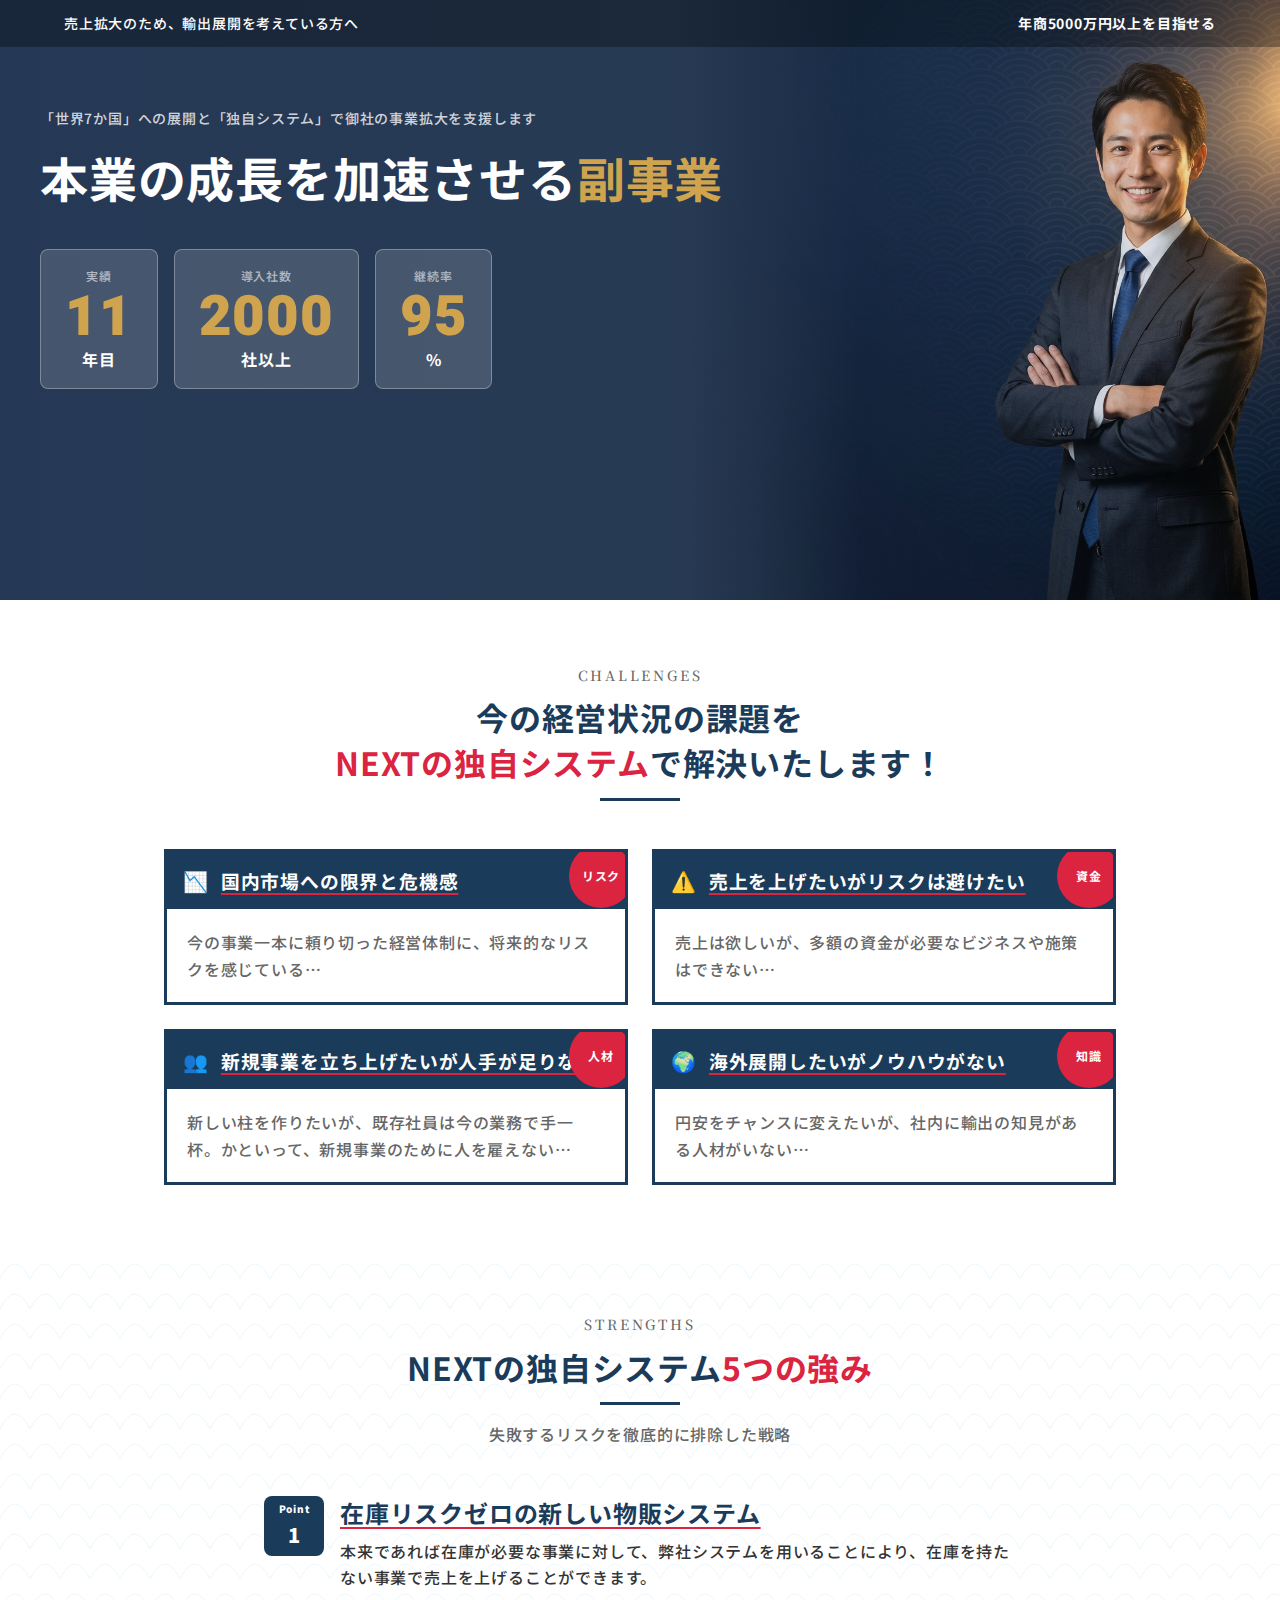
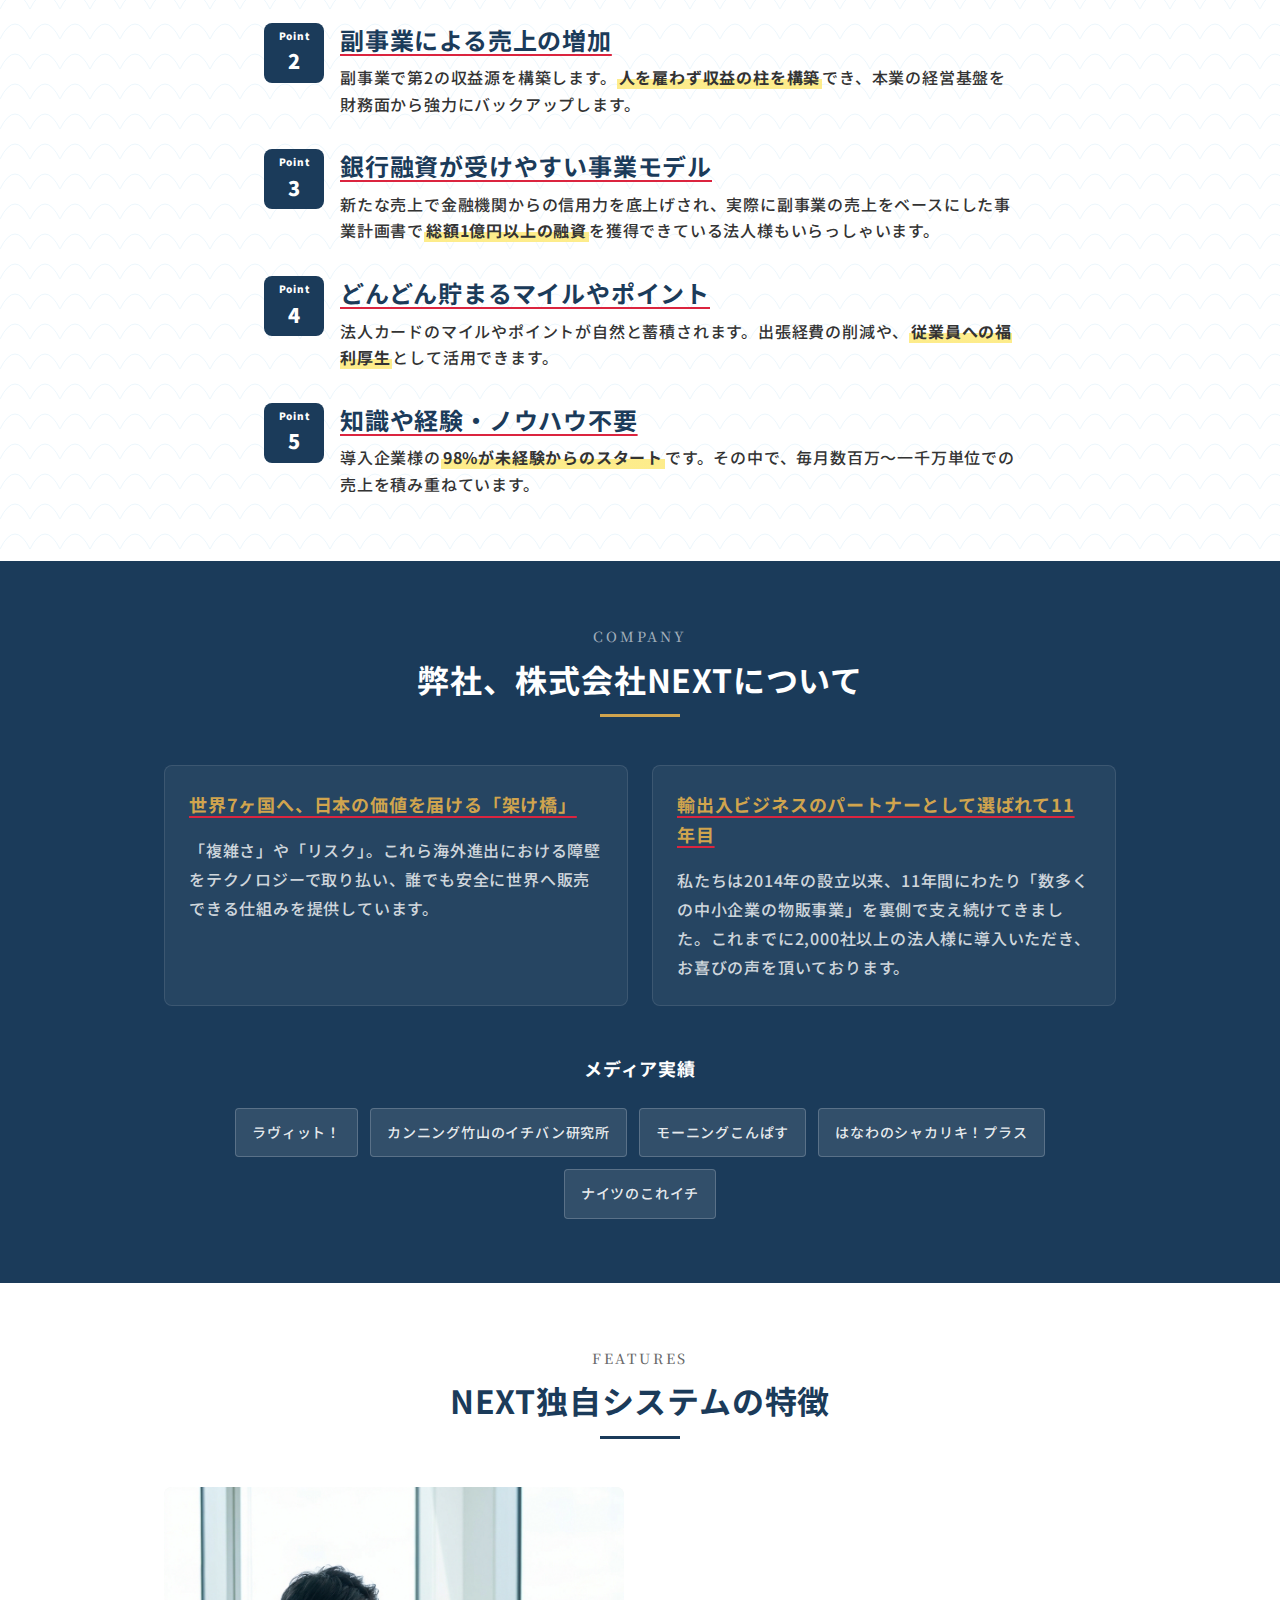
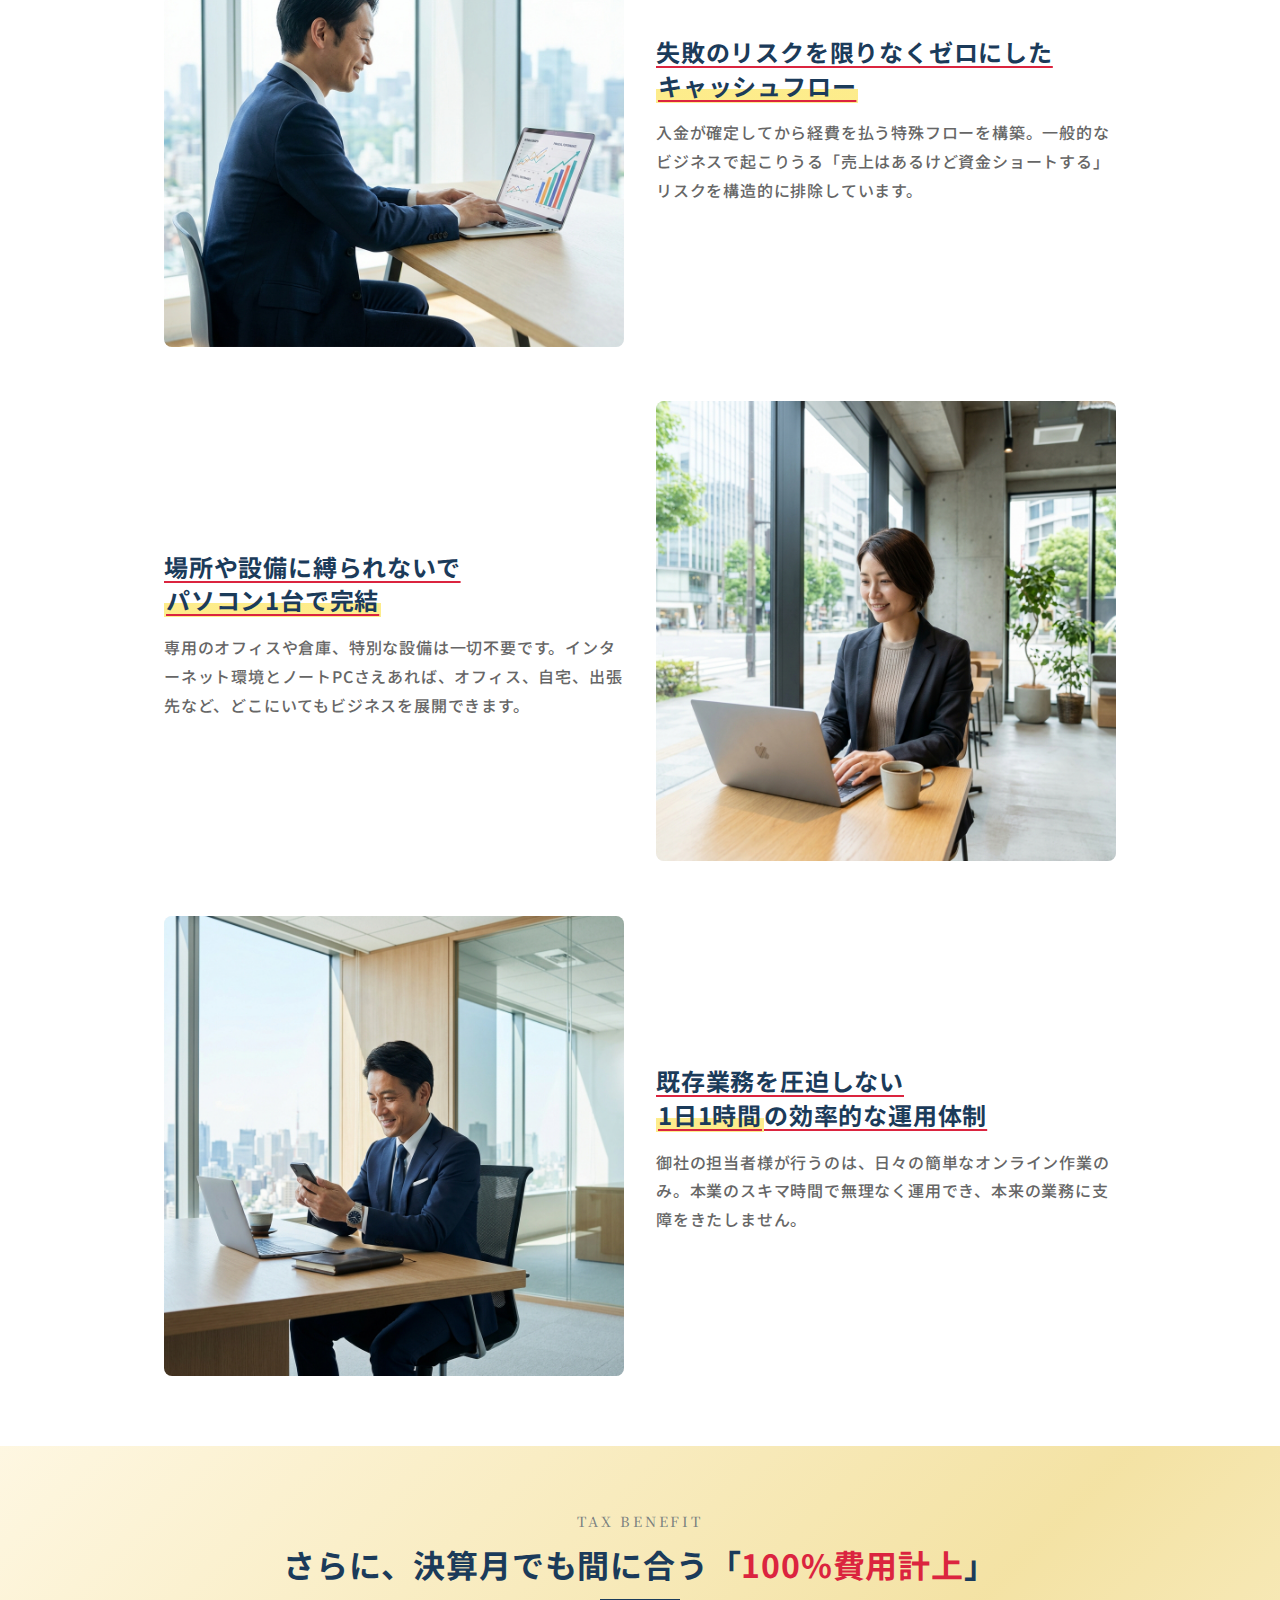
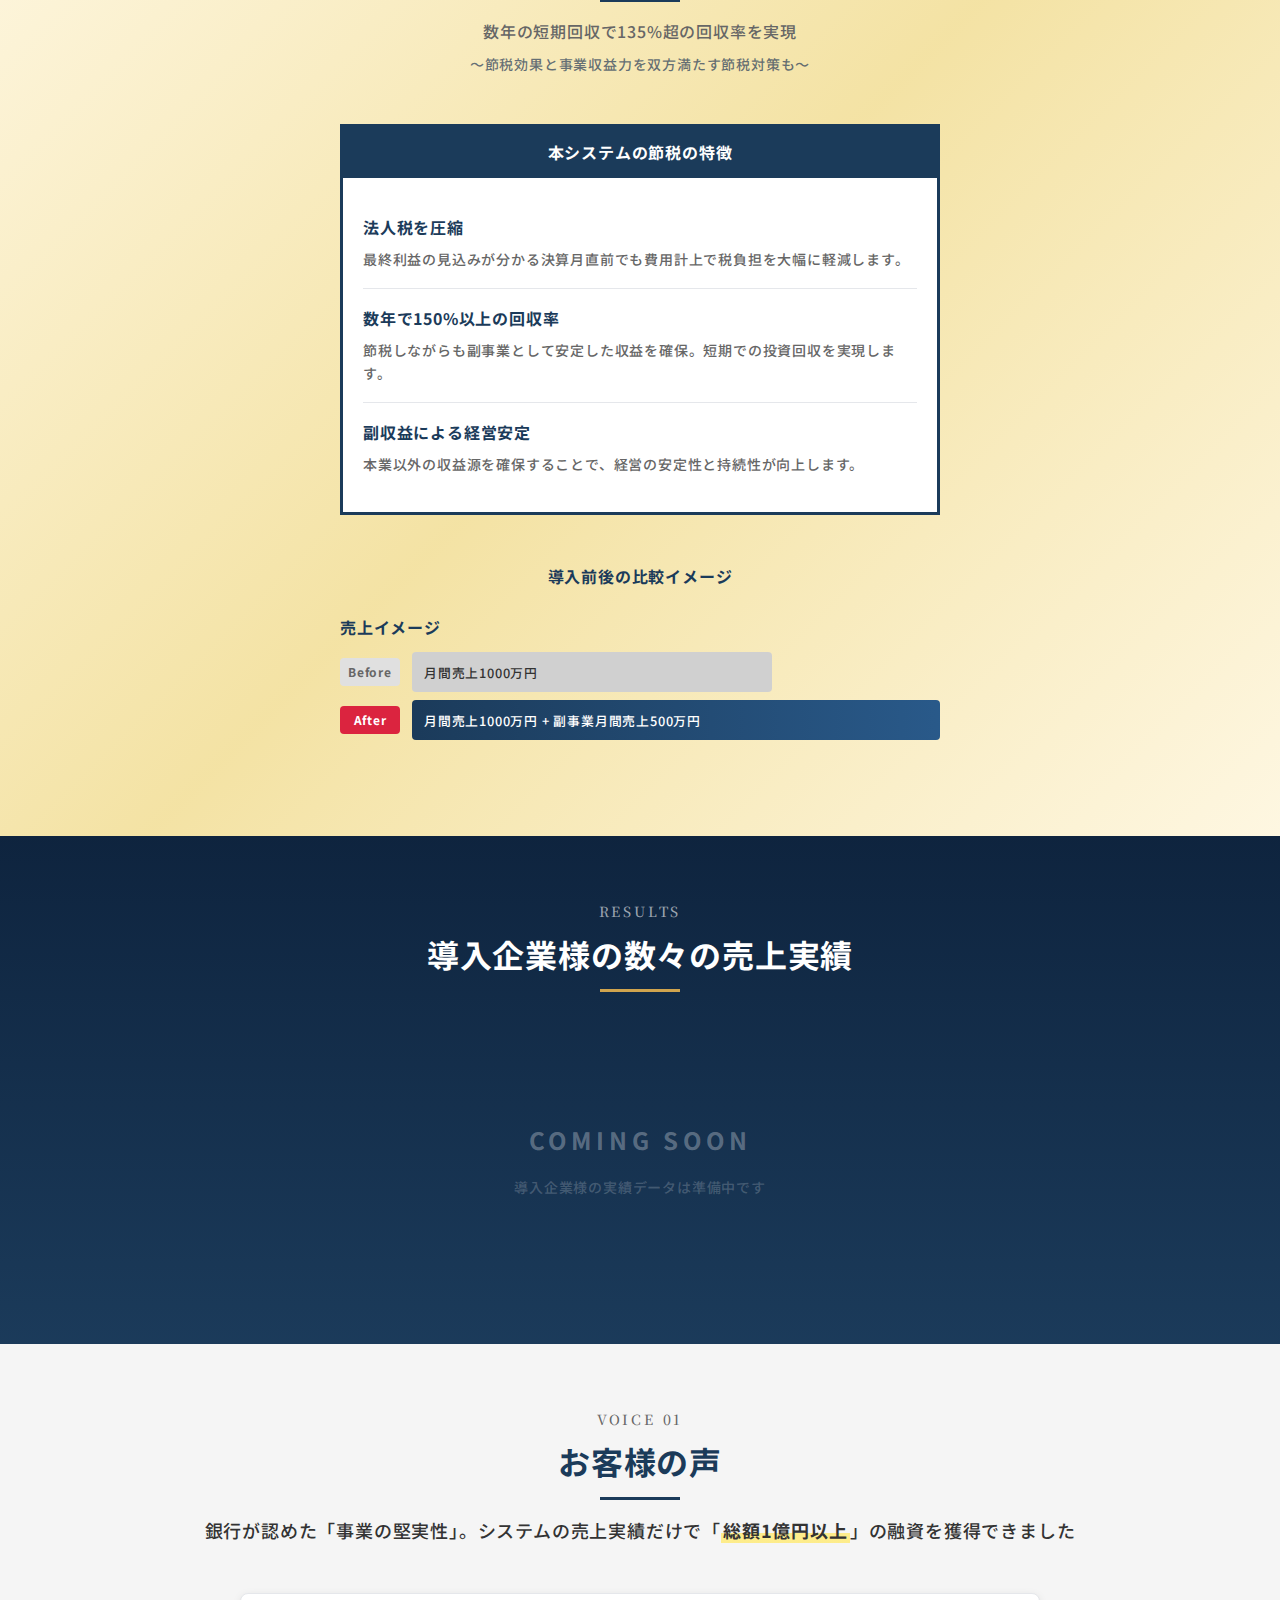
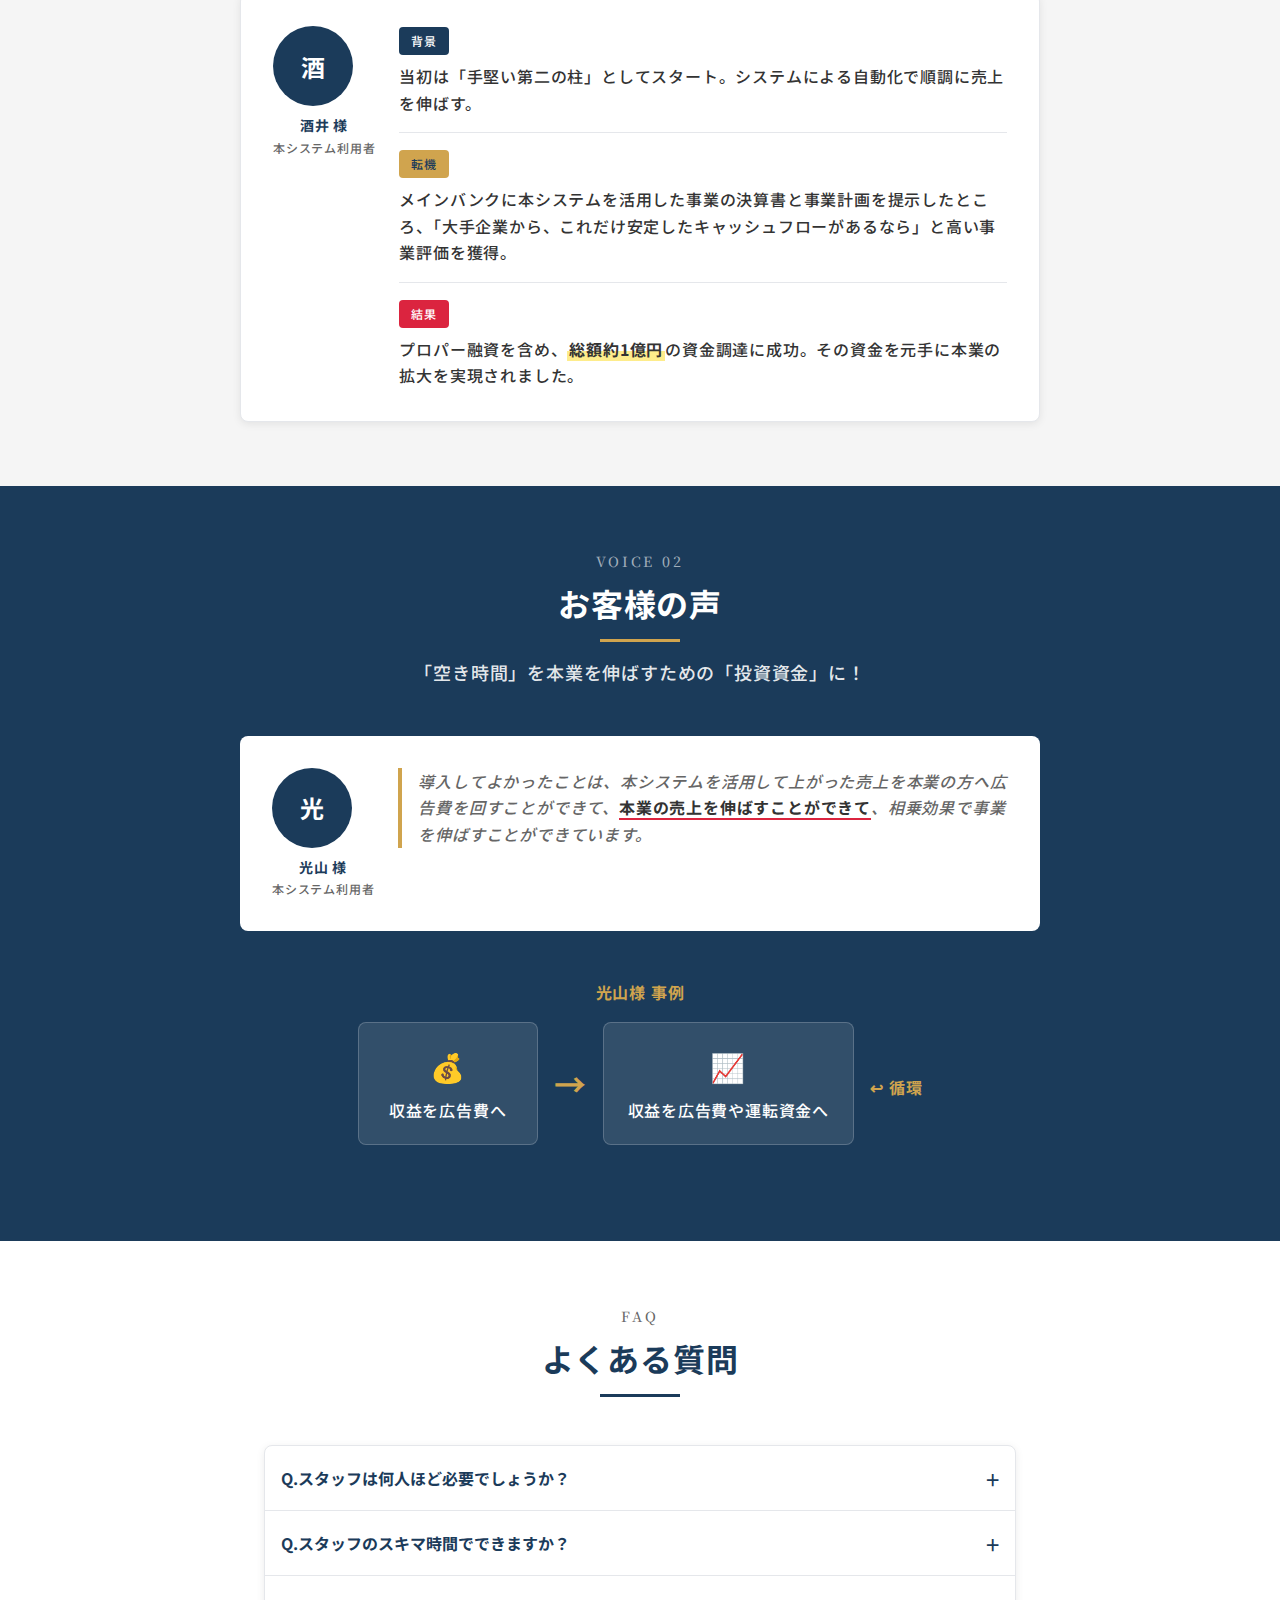
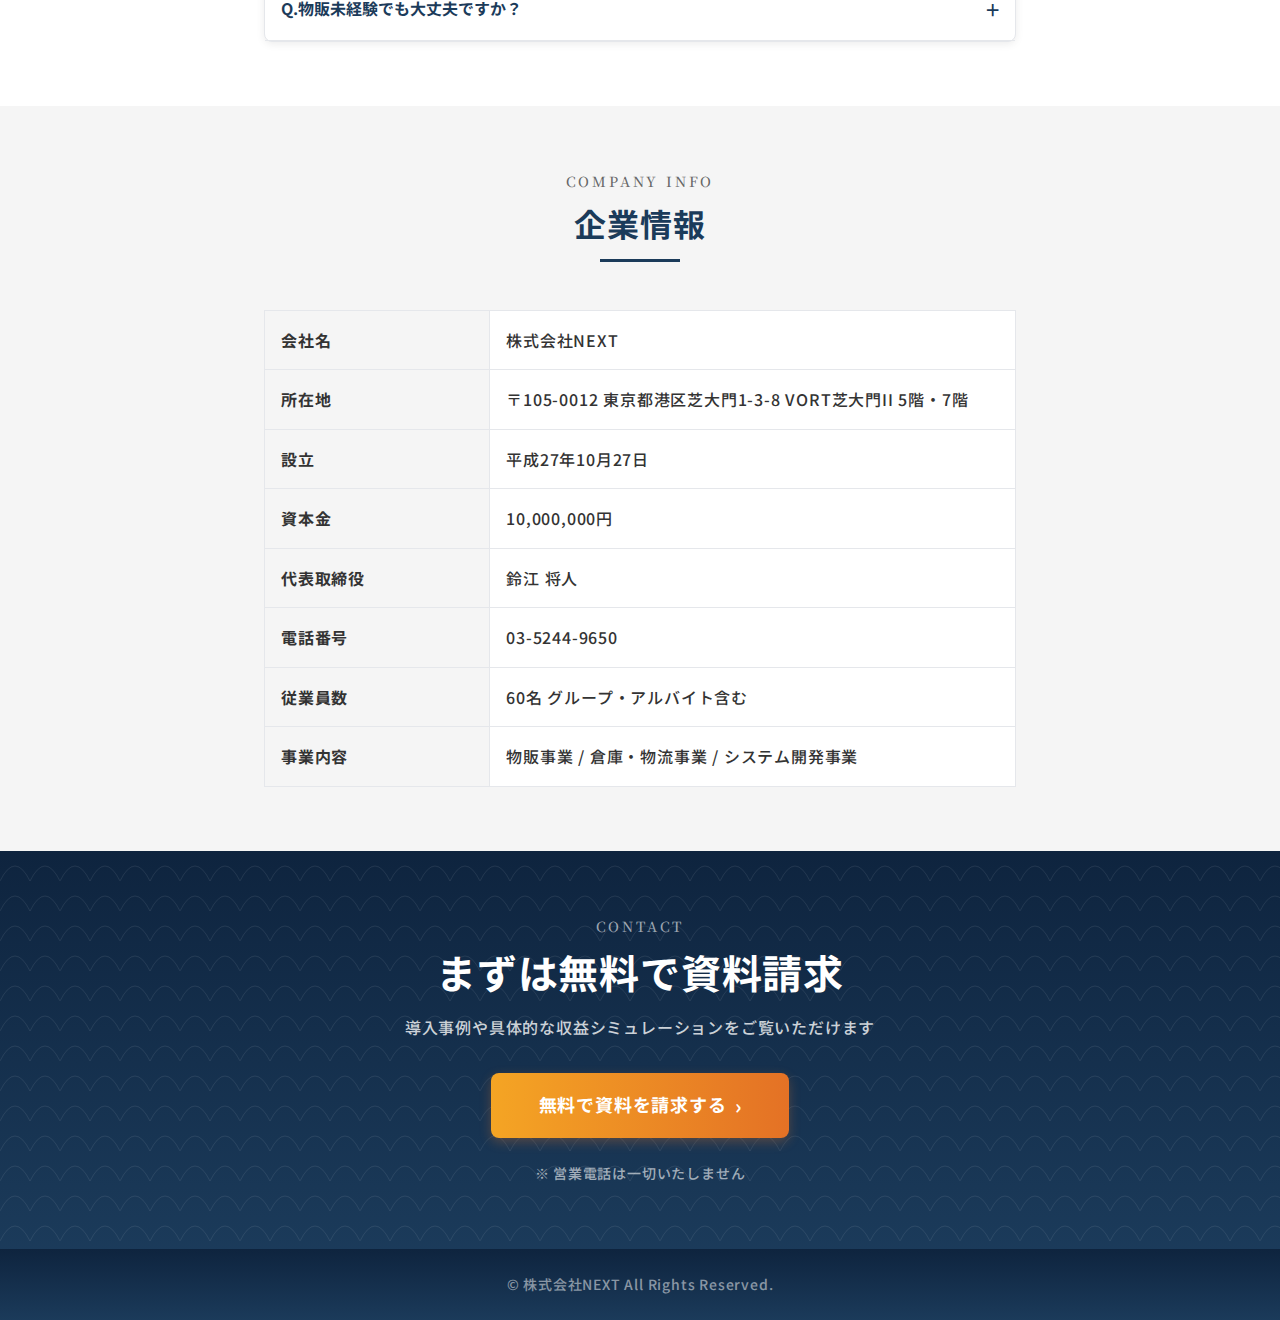
<file: 05-lovable-antigravity/index.html>
<!DOCTYPE html>
<html lang="ja">

<head>
    <meta charset="UTF-8">
    <meta name="viewport" content="width=device-width, initial-scale=1.0">
    <title>NEXT独自システム｜本業の成長を加速させる副事業</title>
    <meta name="description" content="株式会社NEXTの独自システムで在庫リスクゼロの輸出ビジネスを実現。2000社以上導入、継続率95%。1日1時間の作業で副収益を構築。">
    <link
        href="https://fonts.googleapis.com/css2?family=Heebo:wght@400;700;900&family=Noto+Sans+JP:wght@400;500;700;900&family=Noto+Serif+JP:wght@400;700&display=swap"
        rel="stylesheet">
    <style>
        /* ========================================
           CSS Variables & Reset
           ======================================== */
        :root {
            --brand-heading-band: hsl(210, 54%, 23%);
            --brand-heading-text: hsl(210, 54%, 23%);
            --brand-border: hsl(210, 54%, 23%);
            --accent-secondary: hsl(40, 58%, 56%);
            --accent-highlight: hsl(51, 97%, 77%);
            --accent-primary: hsl(351, 72%, 50%);
            --cta-bg-start: hsl(37, 91%, 55%);
            --cta-bg-end: hsl(24, 78%, 52%);
            --section-bg-dark-start: hsl(213, 63%, 15%);
            --section-bg-dark-end: hsl(210, 54%, 23%);
            --text-body: hsl(0, 0%, 20%);
            --text-muted: hsl(0, 0%, 40%);
            --muted: hsl(0, 0%, 96%);
            --border: hsl(220, 13%, 91%);
        }

        *,
        *::before,
        *::after {
            box-sizing: border-box;
            margin: 0;
            padding: 0;
        }

        html {
            scroll-behavior: smooth;
        }

        body {
            font-family: 'Noto Sans JP', sans-serif;
            font-weight: 500;
            line-height: 1.66;
            letter-spacing: 0.05em;
            color: var(--text-body);
            background: #fff;
        }

        img {
            max-width: 100%;
            height: auto;
        }

        a {
            color: inherit;
            text-decoration: none;
        }

        .container {
            max-width: 1200px;
            margin: 0 auto;
            padding: 0 24px;
        }

        .font-heebo {
            font-family: 'Heebo', sans-serif;
        }

        .font-serif-jp {
            font-family: 'Noto Serif JP', serif;
        }

        /* ========================================
           Utility Classes
           ======================================== */
        .u-marker {
            background: linear-gradient(transparent 60%, var(--accent-highlight) 60%);
            padding: 0 2px;
        }

        .u-underline-red {
            text-decoration: underline;
            text-decoration-color: var(--accent-primary);
            text-underline-offset: 4px;
            text-decoration-thickness: 2px;
        }

        .text-primary {
            color: var(--brand-heading-text);
        }

        .text-accent {
            color: var(--accent-secondary);
        }

        .text-destructive {
            color: var(--accent-primary);
        }

        .text-muted-foreground {
            color: var(--text-muted);
        }

        /* ========================================
           Section Backgrounds
           ======================================== */
        .bg-navy {
            background: var(--brand-heading-band);
        }

        .bg-navy-gradient {
            background: linear-gradient(180deg, hsl(213, 63%, 15%) 0%, hsl(210, 54%, 23%) 100%);
        }

        .bg-gold-texture {
            background: linear-gradient(135deg, hsl(45, 93%, 94%) 0%, hsl(47, 78%, 80%) 50%, hsl(45, 93%, 94%) 100%);
        }

        .bg-secondary {
            background: var(--muted);
        }

        .bg-seigaiha-dark {
            position: relative;
        }

        .bg-seigaiha-dark::before {
            content: '';
            position: absolute;
            inset: 0;
            background-image: url("data:image/svg+xml,%3Csvg xmlns='http://www.w3.org/2000/svg' width='60' height='30' viewBox='0 0 60 30'%3E%3Cpath d='M0 30 Q15 0 30 30 M30 30 Q45 0 60 30' fill='none' stroke='rgba(255,255,255,0.08)' stroke-width='1'/%3E%3C/svg%3E");
            background-size: 60px 30px;
            pointer-events: none;
        }

        .bg-seigaiha-light {
            position: relative;
        }

        .bg-seigaiha-light::before {
            content: '';
            position: absolute;
            inset: 0;
            background-image: url("data:image/svg+xml,%3Csvg xmlns='http://www.w3.org/2000/svg' width='60' height='30' viewBox='0 0 60 30'%3E%3Cpath d='M0 30 Q15 0 30 30 M30 30 Q45 0 60 30' fill='none' stroke='rgba(100,180,230,0.12)' stroke-width='1'/%3E%3C/svg%3E");
            background-size: 60px 30px;
            pointer-events: none;
        }

        /* ========================================
           Typography
           ======================================== */
        .text-heading-xl {
            font-size: clamp(28px, 5vw, 48px);
            font-weight: 700;
            line-height: 1.3;
        }

        .text-heading-lg {
            font-size: clamp(24px, 4vw, 40px);
            font-weight: 700;
            line-height: 1.3;
        }

        .text-heading-md {
            font-size: clamp(20px, 3.5vw, 32px);
            font-weight: 700;
            line-height: 1.4;
        }

        .text-heading-sm {
            font-size: clamp(18px, 2.5vw, 24px);
            font-weight: 700;
            line-height: 1.4;
        }

        .text-number-lg {
            font-size: clamp(32px, 6vw, 56px);
            font-weight: 900;
            line-height: 1;
        }

        .section-heading {
            position: relative;
            display: inline-block;
            padding-bottom: 16px;
        }

        .section-heading::after {
            content: '';
            position: absolute;
            bottom: 0;
            left: 50%;
            transform: translateX(-50%);
            width: 80px;
            height: 3px;
            background: var(--brand-heading-band);
        }

        .section-heading-dark::after {
            background: var(--accent-secondary);
        }

        /* ========================================
           Components
           ======================================== */
        .cta-primary {
            background: linear-gradient(90deg, hsl(37, 91%, 55%) 0%, hsl(24, 78%, 52%) 100%);
            color: #fff;
            font-weight: 700;
            padding: 16px 48px;
            border-radius: 8px;
            box-shadow: 0 4px 12px rgba(232, 120, 40, 0.3);
            transition: opacity 0.3s;
            display: inline-flex;
            align-items: center;
            gap: 8px;
            font-size: 18px;
        }

        .cta-primary:hover {
            opacity: 0.85;
        }

        .card-bordered {
            border: 3px solid var(--brand-heading-band);
            border-radius: 0;
            overflow: hidden;
        }

        .card-bordered-header {
            background: var(--brand-heading-band);
            color: #fff;
            padding: 12px 16px;
            font-weight: 700;
        }

        .card-bordered-body {
            padding: 20px;
            background: #fff;
        }

        .card-panel {
            border: 1px solid var(--border);
            border-radius: 8px;
            background: #fff;
            box-shadow: 0 2px 8px rgba(0, 0, 0, 0.08);
        }

        .trust-badge {
            background: rgba(255, 255, 255, 0.15);
            border: 1px solid rgba(255, 255, 255, 0.3);
            border-radius: 8px;
            padding: 16px 24px;
            text-align: center;
        }

        .point-label {
            background: var(--brand-heading-band);
            color: #fff;
            width: 60px;
            height: 60px;
            border-radius: 8px;
            display: flex;
            flex-direction: column;
            align-items: center;
            justify-content: center;
            font-weight: 900;
            flex-shrink: 0;
        }

        .corner-badge {
            position: absolute;
            top: -8px;
            right: -8px;
            background: var(--accent-primary);
            color: #fff;
            width: 64px;
            height: 64px;
            border-radius: 50%;
            display: flex;
            align-items: center;
            justify-content: center;
            font-size: 12px;
            font-weight: 700;
        }

        /* FAQ */
        .faq-item {
            border-bottom: 1px solid var(--border);
        }

        .faq-question {
            width: 100%;
            padding: 20px 40px 20px 16px;
            font-weight: 700;
            cursor: pointer;
            position: relative;
            text-align: left;
            background: transparent;
            border: none;
            font-size: inherit;
            font-family: inherit;
            color: var(--brand-heading-text);
        }

        .faq-question::after {
            content: '+';
            position: absolute;
            right: 16px;
            top: 50%;
            transform: translateY(-50%);
            font-size: 24px;
            font-weight: 400;
            color: var(--brand-heading-band);
        }

        .faq-item.is-open .faq-question::after {
            content: '−';
        }

        .faq-answer {
            display: none;
            padding: 0 16px 20px;
            line-height: 1.8;
            color: var(--text-muted);
        }

        .faq-item.is-open .faq-answer {
            display: block;
        }

        /* Compare Bar */
        .c-compare {
            max-width: 600px;
            margin: 32px auto;
        }

        .c-compare__title {
            color: var(--brand-heading-band);
            font-weight: 700;
            text-align: center;
            margin-bottom: 24px;
        }

        .c-compare__group {
            margin-bottom: 32px;
        }

        .c-compare__subtitle {
            color: var(--brand-heading-band);
            font-weight: 700;
            font-size: 1rem;
            margin-bottom: 12px;
        }

        .c-compare__item {
            display: flex;
            align-items: center;
            gap: 12px;
            margin-bottom: 8px;
        }

        .c-compare__label {
            font-size: 0.75rem;
            font-weight: 700;
            padding: 4px 8px;
            border-radius: 4px;
            min-width: 60px;
            text-align: center;
        }

        .c-compare__label--before {
            background: #e0e0e0;
            color: #666;
        }

        .c-compare__label--after {
            background: var(--accent-primary);
            color: #fff;
        }

        .c-compare__bar {
            height: 40px;
            border-radius: 4px;
            display: flex;
            align-items: center;
            padding: 0 12px;
        }

        .c-compare__bar--before {
            background: #d0d0d0;
        }

        .c-compare__bar--after {
            background: linear-gradient(90deg, var(--brand-heading-band), hsl(210, 54%, 35%));
            color: #fff;
        }

        .c-compare__bar-text {
            font-size: 0.8rem;
            white-space: nowrap;
        }

        /* Flow */
        .c-flow {
            margin: 32px 0;
        }

        .c-flow__title {
            color: var(--accent-secondary);
            font-weight: 700;
            margin-bottom: 16px;
            text-align: center;
        }

        .c-flow__body {
            display: flex;
            align-items: center;
            justify-content: center;
            gap: 16px;
            flex-wrap: wrap;
        }

        .c-flow__step {
            background: rgba(255, 255, 255, 0.1);
            border: 1px solid rgba(255, 255, 255, 0.2);
            border-radius: 8px;
            padding: 20px 24px;
            text-align: center;
            color: #fff;
            min-width: 180px;
        }

        .c-flow__arrow {
            color: var(--accent-secondary);
            font-size: 2rem;
            font-weight: 700;
        }

        .c-flow__arrow--loop {
            font-size: 1rem;
            display: block;
            text-align: center;
            margin-top: 8px;
        }

        /* Table */
        .company-table {
            width: 100%;
            border-collapse: collapse;
        }

        .company-table th,
        .company-table td {
            border: 1px solid var(--border);
            padding: 16px;
            text-align: left;
        }

        .company-table th {
            width: 30%;
            background: var(--muted);
            font-weight: 700;
        }

        /* ========================================
           sec_01: FV
           ======================================== */
        .p-fv {
            position: relative;
            min-height: 600px;
            background-color: #2d3e50;
            color: #fff;
            overflow: hidden;
        }

        .p-fv__person {
            position: absolute;
            right: 0;
            top: 50%;
            transform: translateY(-50%);
            height: 100%;
            width: auto;
            z-index: 0;
            mask-image: linear-gradient(to right, transparent 0%, black 30%);
            -webkit-mask-image: linear-gradient(to right, transparent 0%, black 30%);
        }

        @media (max-width: 767px) {
            .p-fv__person {
                height: 80%;
                right: -10%;
                opacity: 0.6;
            }
        }

        .p-fv::before {
            content: '';
            position: absolute;
            inset: 0;
            background: linear-gradient(90deg, rgba(36, 56, 86, 0.9) 0%, rgba(36, 56, 86, 0.6) 50%, transparent 100%);
            z-index: 1;
        }

        @media (max-width: 767px) {
            .p-fv::before {
                background: linear-gradient(90deg, rgba(36, 56, 86, 0.95) 0%, rgba(36, 56, 86, 0.8) 100%);
            }
        }

        .p-fv__header {
            background: rgba(0, 0, 0, 0.3);
            padding: 12px 0;
            position: relative;
            z-index: 2;
        }

        .p-fv__header-inner {
            display: flex;
            flex-wrap: wrap;
            justify-content: space-between;
            align-items: center;
            gap: 8px;
            font-size: 14px;
        }

        .p-fv__content {
            position: relative;
            z-index: 2;
            padding: 60px 0 80px;
        }

        .p-fv__sub {
            color: rgba(255, 255, 255, 0.8);
            font-size: 14px;
            margin-bottom: 16px;
        }

        .p-fv__main {
            margin-bottom: 32px;
        }

        .p-fv__badges {
            display: flex;
            flex-wrap: wrap;
            gap: 16px;
            margin-top: 40px;
        }

        /* Grid layouts */
        .grid-2 {
            display: grid;
            gap: 24px;
        }

        @media (min-width: 768px) {
            .grid-2 {
                grid-template-columns: repeat(2, 1fr);
            }
        }

        .p-section {
            padding: 64px 0;
        }

        /* Feature zigzag */
        .feature-grid {
            display: flex;
            flex-direction: column;
            gap: 48px;
        }

        .feature-item {
            display: flex;
            flex-wrap: wrap;
            gap: 32px;
            align-items: center;
        }

        .feature-item:nth-child(even) {
            flex-direction: row-reverse;
        }

        .feature-image {
            flex: 1 1 300px;
            min-width: 280px;
        }

        .feature-image img {
            width: 100%;
            border-radius: 8px;
            background: var(--muted);
        }

        .feature-content {
            flex: 1 1 300px;
        }

        @media (max-width: 767px) {

            .feature-item,
            .feature-item:nth-child(even) {
                flex-direction: column;
            }

            .c-flow__body {
                flex-direction: column;
            }

            .c-flow__arrow {
                transform: rotate(90deg);
            }
        }
    </style>
</head>

<body>

    <!-- ========================================
     sec_01: FV（ファーストビュー）
     ======================================== -->
    <section class="p-fv bg-seigaiha-dark" id="sec_01">
        <img src="images/hero-bg.png" class="p-fv__person" alt="">
        <div class="p-fv__header">
            <div class="container p-fv__header-inner">
                <p>売上拡大のため、輸出展開を考えている方へ</p>
                <p style="font-weight:700;">年商5000万円以上を目指せる</p>
            </div>
        </div>
        <div class="container p-fv__content">
            <p class="p-fv__sub">「世界7か国」への展開と「独自システム」で御社の事業拡大を支援します</p>
            <h1 class="text-heading-xl p-fv__main">本業の成長を加速させる<span class="text-accent">副事業</span></h1>

            <div class="p-fv__badges">
                <div class="trust-badge">
                    <p style="color:rgba(255,255,255,0.6);font-size:12px;margin-bottom:4px;">実績</p>
                    <p class="font-heebo text-number-lg text-accent">11</p>
                    <p style="font-weight:700;">年目</p>
                </div>
                <div class="trust-badge">
                    <p style="color:rgba(255,255,255,0.6);font-size:12px;margin-bottom:4px;">導入社数</p>
                    <p class="font-heebo text-number-lg text-accent">2000</p>
                    <p style="font-weight:700;">社以上</p>
                </div>
                <div class="trust-badge">
                    <p style="color:rgba(255,255,255,0.6);font-size:12px;margin-bottom:4px;">継続率</p>
                    <p class="font-heebo text-number-lg text-accent">95</p>
                    <p style="font-weight:700;">%</p>
                </div>
            </div>
        </div>
    </section>

    <!-- ========================================
     sec_02: Challenges
     ======================================== -->
    <section class="p-section" id="sec_02" style="background:#fff;">
        <div class="container" style="max-width:1000px;">
            <div style="text-align:center;margin-bottom:48px;">
                <p class="font-serif-jp text-muted-foreground"
                    style="font-size:14px;letter-spacing:0.2em;margin-bottom:8px;">CHALLENGES</p>
                <h2 class="text-heading-md text-primary section-heading">
                    今の経営状況の課題を<br class="md-hidden">
                    <span class="text-destructive">NEXTの独自システム</span>で解決いたします！
                </h2>
            </div>

            <div class="grid-2">
                <div class="card-bordered" style="position:relative;">
                    <div class="corner-badge">リスク</div>
                    <div class="card-bordered-header" style="display:flex;align-items:center;gap:12px;">
                        <span style="font-size:20px;">📉</span>
                        <h3 class="u-underline-red">国内市場への限界と危機感</h3>
                    </div>
                    <div class="card-bordered-body">
                        <p class="text-muted-foreground">今の事業一本に頼り切った経営体制に、将来的なリスクを感じている…</p>
                    </div>
                </div>
                <div class="card-bordered" style="position:relative;">
                    <div class="corner-badge">資金</div>
                    <div class="card-bordered-header" style="display:flex;align-items:center;gap:12px;">
                        <span style="font-size:20px;">⚠️</span>
                        <h3 class="u-underline-red">売上を上げたいがリスクは避けたい</h3>
                    </div>
                    <div class="card-bordered-body">
                        <p class="text-muted-foreground">売上は欲しいが、多額の資金が必要なビジネスや施策はできない…</p>
                    </div>
                </div>
                <div class="card-bordered" style="position:relative;">
                    <div class="corner-badge">人材</div>
                    <div class="card-bordered-header" style="display:flex;align-items:center;gap:12px;">
                        <span style="font-size:20px;">👥</span>
                        <h3 class="u-underline-red">新規事業を立ち上げたいが人手が足りない</h3>
                    </div>
                    <div class="card-bordered-body">
                        <p class="text-muted-foreground">新しい柱を作りたいが、既存社員は今の業務で手一杯。かといって、新規事業のために人を雇えない…</p>
                    </div>
                </div>
                <div class="card-bordered" style="position:relative;">
                    <div class="corner-badge">知識</div>
                    <div class="card-bordered-header" style="display:flex;align-items:center;gap:12px;">
                        <span style="font-size:20px;">🌍</span>
                        <h3 class="u-underline-red">海外展開したいがノウハウがない</h3>
                    </div>
                    <div class="card-bordered-body">
                        <p class="text-muted-foreground">円安をチャンスに変えたいが、社内に輸出の知見がある人材がいない…</p>
                    </div>
                </div>
            </div>
        </div>
    </section>

    <!-- ========================================
     sec_03: Strengths
     ======================================== -->
    <section class="p-section bg-seigaiha-light" id="sec_03">
        <div class="container" style="max-width:800px;position:relative;z-index:1;">
            <div style="text-align:center;margin-bottom:16px;">
                <p class="font-serif-jp text-muted-foreground"
                    style="font-size:14px;letter-spacing:0.2em;margin-bottom:8px;">STRENGTHS</p>
                <h2 class="text-heading-md text-primary section-heading">
                    NEXTの独自システム<span class="text-destructive">5つの強み</span>
                </h2>
            </div>
            <p style="text-align:center;color:var(--text-muted);margin-bottom:48px;">失敗するリスクを徹底的に排除した戦略</p>

            <div style="display:flex;flex-direction:column;gap:32px;">
                <div style="display:flex;gap:16px;align-items:flex-start;">
                    <div class="point-label"><span style="font-size:10px;">Point</span><span
                            style="font-size:20px;">1</span></div>
                    <div>
                        <h3 class="text-heading-sm text-primary u-underline-red" style="margin-bottom:8px;">
                            在庫リスクゼロの新しい物販システム</h3>
                        <p>本来であれば在庫が必要な事業に対して、弊社システムを用いることにより、在庫を持たない事業で売上を上げることができます。</p>
                    </div>
                </div>
                <div style="display:flex;gap:16px;align-items:flex-start;">
                    <div class="point-label"><span style="font-size:10px;">Point</span><span
                            style="font-size:20px;">2</span></div>
                    <div>
                        <h3 class="text-heading-sm text-primary u-underline-red" style="margin-bottom:8px;">副事業による売上の増加
                        </h3>
                        <p>副事業で第2の収益源を構築します。<span class="u-marker"
                                style="font-weight:700;">人を雇わず収益の柱を構築</span>でき、本業の経営基盤を財務面から強力にバックアップします。</p>
                    </div>
                </div>
                <div style="display:flex;gap:16px;align-items:flex-start;">
                    <div class="point-label"><span style="font-size:10px;">Point</span><span
                            style="font-size:20px;">3</span></div>
                    <div>
                        <h3 class="text-heading-sm text-primary u-underline-red" style="margin-bottom:8px;">
                            銀行融資が受けやすい事業モデル</h3>
                        <p>新たな売上で金融機関からの信用力を底上げされ、実際に副事業の売上をベースにした事業計画書で<span class="u-marker"
                                style="font-weight:700;">総額1億円以上の融資</span>を獲得できている法人様もいらっしゃいます。</p>
                    </div>
                </div>
                <div style="display:flex;gap:16px;align-items:flex-start;">
                    <div class="point-label"><span style="font-size:10px;">Point</span><span
                            style="font-size:20px;">4</span></div>
                    <div>
                        <h3 class="text-heading-sm text-primary u-underline-red" style="margin-bottom:8px;">
                            どんどん貯まるマイルやポイント</h3>
                        <p>法人カードのマイルやポイントが自然と蓄積されます。出張経費の削減や、<span class="u-marker"
                                style="font-weight:700;">従業員への福利厚生</span>として活用できます。</p>
                    </div>
                </div>
                <div style="display:flex;gap:16px;align-items:flex-start;">
                    <div class="point-label"><span style="font-size:10px;">Point</span><span
                            style="font-size:20px;">5</span></div>
                    <div>
                        <h3 class="text-heading-sm text-primary u-underline-red" style="margin-bottom:8px;">知識や経験・ノウハウ不要
                        </h3>
                        <p>導入企業様の<span class="u-marker"
                                style="font-weight:700;">98%が未経験からのスタート</span>です。その中で、毎月数百万〜一千万単位での売上を積み重ねています。</p>
                    </div>
                </div>
            </div>
        </div>
    </section>

    <!-- ========================================
     sec_04: Company
     ======================================== -->
    <section class="p-section bg-navy" id="sec_04" style="color:#fff;">
        <div class="container" style="max-width:1000px;">
            <div style="text-align:center;margin-bottom:48px;">
                <p class="font-serif-jp"
                    style="font-size:14px;letter-spacing:0.2em;margin-bottom:8px;color:rgba(255,255,255,0.6);">COMPANY
                </p>
                <h2 class="text-heading-md section-heading section-heading-dark" style="color:#fff;">
                    弊社、株式会社NEXTについて
                </h2>
            </div>

            <div class="grid-2" style="margin-bottom:48px;">
                <div
                    style="background:rgba(255,255,255,0.05);border:1px solid rgba(255,255,255,0.1);border-radius:8px;padding:24px;">
                    <h3 class="text-accent u-underline-red" style="font-size:18px;font-weight:700;margin-bottom:16px;">
                        世界7ヶ国へ、日本の価値を届ける「架け橋」</h3>
                    <p style="color:rgba(255,255,255,0.8);line-height:1.8;">
                        「複雑さ」や「リスク」。これら海外進出における障壁をテクノロジーで取り払い、誰でも安全に世界へ販売できる仕組みを提供しています。</p>
                </div>
                <div
                    style="background:rgba(255,255,255,0.05);border:1px solid rgba(255,255,255,0.1);border-radius:8px;padding:24px;">
                    <h3 class="text-accent u-underline-red" style="font-size:18px;font-weight:700;margin-bottom:16px;">
                        輸出入ビジネスのパートナーとして選ばれて11年目</h3>
                    <p style="color:rgba(255,255,255,0.8);line-height:1.8;">
                        私たちは2014年の設立以来、11年間にわたり「数多くの中小企業の物販事業」を裏側で支え続けてきました。これまでに2,000社以上の法人様に導入いただき、お喜びの声を頂いております。</p>
                </div>
            </div>

            <div>
                <h3 style="text-align:center;font-size:18px;font-weight:700;margin-bottom:24px;">メディア実績</h3>
                <div style="display:flex;flex-wrap:wrap;justify-content:center;gap:12px;">
                    <div
                        style="background:rgba(255,255,255,0.1);border:1px solid rgba(255,255,255,0.2);border-radius:4px;padding:12px 16px;font-size:14px;color:rgba(255,255,255,0.9);">
                        ラヴィット！</div>
                    <div
                        style="background:rgba(255,255,255,0.1);border:1px solid rgba(255,255,255,0.2);border-radius:4px;padding:12px 16px;font-size:14px;color:rgba(255,255,255,0.9);">
                        カンニング竹山のイチバン研究所</div>
                    <div
                        style="background:rgba(255,255,255,0.1);border:1px solid rgba(255,255,255,0.2);border-radius:4px;padding:12px 16px;font-size:14px;color:rgba(255,255,255,0.9);">
                        モーニングこんぱす</div>
                    <div
                        style="background:rgba(255,255,255,0.1);border:1px solid rgba(255,255,255,0.2);border-radius:4px;padding:12px 16px;font-size:14px;color:rgba(255,255,255,0.9);">
                        はなわのシャカリキ！プラス</div>
                    <div
                        style="background:rgba(255,255,255,0.1);border:1px solid rgba(255,255,255,0.2);border-radius:4px;padding:12px 16px;font-size:14px;color:rgba(255,255,255,0.9);">
                        ナイツのこれイチ</div>
                </div>
            </div>
        </div>
    </section>

    <!-- ========================================
     sec_05: Features
     ======================================== -->
    <section class="p-section" id="sec_05" style="background:#fff;">
        <div class="container" style="max-width:1000px;">
            <div style="text-align:center;margin-bottom:48px;">
                <p class="font-serif-jp text-muted-foreground"
                    style="font-size:14px;letter-spacing:0.2em;margin-bottom:8px;">FEATURES</p>
                <h2 class="text-heading-md text-primary section-heading">NEXT独自システムの特徴</h2>
            </div>

            <div class="feature-grid">
                <!-- Feature 1 -->
                <div class="feature-item">
                    <div class="feature-image">
                        <img src="images/feature-cashflow.png" alt="キャッシュフロー図解">
                    </div>
                    <div class="feature-content">
                        <h3 class="text-heading-sm text-primary u-underline-red" style="margin-bottom:16px;">
                            失敗のリスクを限りなくゼロにした<br>
                            <span class="u-marker">キャッシュフロー</span>
                        </h3>
                        <p class="text-muted-foreground" style="line-height:1.8;">
                            入金が確定してから経費を払う特殊フローを構築。一般的なビジネスで起こりうる「売上はあるけど資金ショートする」リスクを構造的に排除しています。</p>
                    </div>
                </div>

                <!-- Feature 2 -->
                <div class="feature-item">
                    <div class="feature-image">
                        <img src="images/feature-laptop.png" alt="パソコン1台で完結">
                    </div>
                    <div class="feature-content">
                        <h3 class="text-heading-sm text-primary u-underline-red" style="margin-bottom:16px;">
                            場所や設備に縛られないで<br>
                            <span class="u-marker">パソコン1台で完結</span>
                        </h3>
                        <p class="text-muted-foreground" style="line-height:1.8;">
                            専用のオフィスや倉庫、特別な設備は一切不要です。インターネット環境とノートPCさえあれば、オフィス、自宅、出張先など、どこにいてもビジネスを展開できます。</p>
                    </div>
                </div>

                <!-- Feature 3 -->
                <div class="feature-item">
                    <div class="feature-image">
                        <img src="images/feature-efficiency.png" alt="1日1時間の効率運用">
                    </div>
                    <div class="feature-content">
                        <h3 class="text-heading-sm text-primary u-underline-red" style="margin-bottom:16px;">
                            既存業務を圧迫しない<br>
                            <span class="u-marker">1日1時間</span>の効率的な運用体制
                        </h3>
                        <p class="text-muted-foreground" style="line-height:1.8;">
                            御社の担当者様が行うのは、日々の簡単なオンライン作業のみ。本業のスキマ時間で無理なく運用でき、本来の業務に支障をきたしません。</p>
                    </div>
                </div>
            </div>
        </div>
    </section>

    <!-- ========================================
     sec_06: Tax Benefit
     ======================================== -->
    <section class="p-section bg-gold-texture" id="sec_06">
        <div class="container" style="max-width:1000px;">
            <div style="text-align:center;margin-bottom:16px;">
                <p class="font-serif-jp"
                    style="font-size:14px;letter-spacing:0.2em;margin-bottom:8px;color:rgba(36,56,86,0.6);">TAX BENEFIT
                </p>
                <h2 class="text-heading-md text-primary section-heading">
                    さらに、決算月でも間に合う「<span class="text-destructive">100%費用計上</span>」
                </h2>
            </div>
            <p style="text-align:center;color:var(--text-muted);margin-bottom:8px;">数年の短期回収で135%超の回収率を実現</p>
            <p style="text-align:center;font-size:14px;color:rgba(36,56,86,0.7);margin-bottom:48px;">
                〜節税効果と事業収益力を双方満たす節税対策も〜</p>

            <div class="card-bordered" style="max-width:600px;margin:0 auto 48px;">
                <div class="card-bordered-header" style="text-align:center;">本システムの節税の特徴</div>
                <div class="card-bordered-body">
                    <div style="padding:16px 0;border-bottom:1px solid var(--border);">
                        <h4 style="font-weight:700;color:var(--brand-heading-text);margin-bottom:8px;">法人税を圧縮</h4>
                        <p class="text-muted-foreground" style="font-size:14px;">最終利益の見込みが分かる決算月直前でも費用計上で税負担を大幅に軽減します。
                        </p>
                    </div>
                    <div style="padding:16px 0;border-bottom:1px solid var(--border);">
                        <h4 style="font-weight:700;color:var(--brand-heading-text);margin-bottom:8px;">数年で150%以上の回収率
                        </h4>
                        <p class="text-muted-foreground" style="font-size:14px;">節税しながらも副事業として安定した収益を確保。短期での投資回収を実現します。
                        </p>
                    </div>
                    <div style="padding:16px 0;">
                        <h4 style="font-weight:700;color:var(--brand-heading-text);margin-bottom:8px;">副収益による経営安定</h4>
                        <p class="text-muted-foreground" style="font-size:14px;">本業以外の収益源を確保することで、経営の安定性と持続性が向上します。</p>
                    </div>
                </div>
            </div>

            <div class="c-compare">
                <h4 class="c-compare__title">導入前後の比較イメージ</h4>
                <div class="c-compare__group">
                    <p class="c-compare__subtitle">売上イメージ</p>
                    <div class="c-compare__item">
                        <span class="c-compare__label c-compare__label--before">Before</span>
                        <div class="c-compare__bar c-compare__bar--before" style="width:60%;">
                            <span class="c-compare__bar-text">月間売上1000万円</span>
                        </div>
                    </div>
                    <div class="c-compare__item">
                        <span class="c-compare__label c-compare__label--after">After</span>
                        <div class="c-compare__bar c-compare__bar--after" style="width:90%;">
                            <span class="c-compare__bar-text">月間売上1000万円 + 副事業月間売上500万円</span>
                        </div>
                    </div>
                </div>
            </div>
        </div>
    </section>

    <!-- ========================================
     sec_07: Results
     ======================================== -->
    <section class="p-section bg-navy-gradient" id="sec_07" style="color:#fff;">
        <div class="container" style="max-width:1000px;">
            <div style="text-align:center;margin-bottom:48px;">
                <p class="font-serif-jp"
                    style="font-size:14px;letter-spacing:0.2em;margin-bottom:8px;color:rgba(255,255,255,0.6);">RESULTS
                </p>
                <h2 class="text-heading-md section-heading section-heading-dark" style="color:#fff;">
                    導入企業様の数々の売上実績
                </h2>
            </div>
            <div style="text-align:center;padding:80px 0;">
                <p style="font-size:24px;color:rgba(255,255,255,0.3);font-weight:700;letter-spacing:0.2em;">COMING SOON
                </p>
                <p style="color:rgba(255,255,255,0.2);margin-top:16px;font-size:14px;">導入企業様の実績データは準備中です</p>
            </div>
        </div>
    </section>

    <!-- ========================================
     sec_08: Voice 01
     ======================================== -->
    <section class="p-section bg-secondary" id="sec_08">
        <div class="container" style="max-width:1000px;">
            <div style="text-align:center;margin-bottom:16px;">
                <p class="font-serif-jp text-muted-foreground"
                    style="font-size:14px;letter-spacing:0.2em;margin-bottom:8px;">VOICE 01</p>
                <h2 class="text-heading-md text-primary section-heading">お客様の声</h2>
            </div>
            <p style="text-align:center;font-size:18px;margin-bottom:48px;">
                銀行が認めた「事業の堅実性」。システムの売上実績だけで「<span class="u-marker" style="font-weight:700;">総額1億円以上</span>」の融資を獲得できました
            </p>

            <div class="card-panel" style="padding:32px;max-width:800px;margin:0 auto;">
                <div style="display:flex;flex-wrap:wrap;gap:24px;">
                    <div style="flex-shrink:0;text-align:center;">
                        <div
                            style="width:80px;height:80px;border-radius:50%;background:var(--brand-heading-band);color:#fff;display:flex;align-items:center;justify-content:center;font-size:24px;font-weight:700;">
                            酒</div>
                        <p style="font-size:14px;font-weight:700;color:var(--brand-heading-text);margin-top:8px;">酒井 様
                        </p>
                        <p style="font-size:12px;color:var(--text-muted);">本システム利用者</p>
                    </div>
                    <div style="flex:1;min-width:280px;">
                        <div style="border-bottom:1px solid var(--border);padding-bottom:16px;margin-bottom:16px;">
                            <span
                                style="display:inline-block;background:var(--brand-heading-band);color:#fff;font-size:12px;padding:4px 12px;border-radius:4px;margin-bottom:8px;">背景</span>
                            <p>当初は「手堅い第二の柱」としてスタート。システムによる自動化で順調に売上を伸ばす。</p>
                        </div>
                        <div style="border-bottom:1px solid var(--border);padding-bottom:16px;margin-bottom:16px;">
                            <span
                                style="display:inline-block;background:var(--accent-secondary);color:var(--brand-heading-text);font-size:12px;padding:4px 12px;border-radius:4px;margin-bottom:8px;">転機</span>
                            <p>メインバンクに本システムを活用した事業の決算書と事業計画を提示したところ、「大手企業から、これだけ安定したキャッシュフローがあるなら」と高い事業評価を獲得。</p>
                        </div>
                        <div>
                            <span
                                style="display:inline-block;background:var(--accent-primary);color:#fff;font-size:12px;padding:4px 12px;border-radius:4px;margin-bottom:8px;">結果</span>
                            <p>プロパー融資を含め、<span class="u-marker"
                                    style="font-weight:700;">総額約1億円</span>の資金調達に成功。その資金を元手に本業の拡大を実現されました。</p>
                        </div>
                    </div>
                </div>
            </div>
        </div>
    </section>

    <!-- ========================================
     sec_09: Voice 02
     ======================================== -->
    <section class="p-section bg-navy" id="sec_09" style="color:#fff;">
        <div class="container" style="max-width:1000px;">
            <div style="text-align:center;margin-bottom:16px;">
                <p class="font-serif-jp"
                    style="font-size:14px;letter-spacing:0.2em;margin-bottom:8px;color:rgba(255,255,255,0.6);">VOICE 02
                </p>
                <h2 class="text-heading-md section-heading section-heading-dark" style="color:#fff;">お客様の声</h2>
            </div>
            <p style="text-align:center;font-size:18px;color:rgba(255,255,255,0.9);margin-bottom:48px;">
                「空き時間」を本業を伸ばすための「投資資金」に！
            </p>

            <div
                style="background:#fff;border-radius:8px;padding:32px;max-width:800px;margin:0 auto;color:var(--text-body);">
                <div style="display:flex;flex-wrap:wrap;gap:24px;">
                    <div style="flex-shrink:0;text-align:center;">
                        <div
                            style="width:80px;height:80px;border-radius:50%;background:var(--brand-heading-band);color:#fff;display:flex;align-items:center;justify-content:center;font-size:24px;font-weight:700;">
                            光</div>
                        <p style="font-size:14px;font-weight:700;color:var(--brand-heading-text);margin-top:8px;">光山 様
                        </p>
                        <p style="font-size:12px;color:var(--text-muted);">本システム利用者</p>
                    </div>
                    <div style="flex:1;min-width:280px;">
                        <blockquote
                            style="border-left:4px solid var(--accent-secondary);padding-left:16px;font-style:italic;color:var(--text-muted);">
                            導入してよかったことは、本システムを活用して上がった売上を本業の方へ広告費を回すことができて、<span class="u-underline-red"
                                style="font-style:normal;font-weight:700;color:var(--text-body);">本業の売上を伸ばすことができて</span>、相乗効果で事業を伸ばすことができています。
                        </blockquote>
                    </div>
                </div>
            </div>

            <div class="c-flow" style="margin-top:48px;">
                <h4 class="c-flow__title">光山様 事例</h4>
                <div class="c-flow__body">
                    <div class="c-flow__step">
                        <span style="font-size:28px;display:block;margin-bottom:8px;">💰</span>
                        <span>収益を広告費へ</span>
                    </div>
                    <span class="c-flow__arrow">→</span>
                    <div class="c-flow__step">
                        <span style="font-size:28px;display:block;margin-bottom:8px;">📈</span>
                        <span>収益を広告費や運転資金へ</span>
                    </div>
                    <span class="c-flow__arrow c-flow__arrow--loop">↩ 循環</span>
                </div>
            </div>
        </div>
    </section>

    <!-- ========================================
     sec_10: FAQ
     ======================================== -->
    <section class="p-section" id="sec_10" style="background:#fff;">
        <div class="container" style="max-width:800px;">
            <div style="text-align:center;margin-bottom:48px;">
                <p class="font-serif-jp text-muted-foreground"
                    style="font-size:14px;letter-spacing:0.2em;margin-bottom:8px;">FAQ</p>
                <h2 class="text-heading-md text-primary section-heading">よくある質問</h2>
            </div>

            <div class="card-panel">
                <div class="faq-item">
                    <button class="faq-question" onclick="this.parentElement.classList.toggle('is-open')">
                        Q.スタッフは何人ほど必要でしょうか？
                    </button>
                    <div class="faq-answer">
                        基本的には1名から運用可能です。弊社のサポート体制が充実しているため、専任スタッフを置く必要はありません。既存の業務と兼任で十分対応いただけます。
                    </div>
                </div>
                <div class="faq-item">
                    <button class="faq-question" onclick="this.parentElement.classList.toggle('is-open')">
                        Q.スタッフのスキマ時間でできますか？
                    </button>
                    <div class="faq-answer">
                        はい、可能です。1日1時間程度の作業で運用できるよう、独自の販売管理ツールを提供しています。本業の合間や移動時間など、スキマ時間を活用して取り組んでいただけます。
                    </div>
                </div>
                <div class="faq-item">
                    <button class="faq-question" onclick="this.parentElement.classList.toggle('is-open')">
                        Q.物販未経験でも大丈夫ですか？
                    </button>
                    <div class="faq-answer">
                        もちろん大丈夫です。導入企業様の98%が未経験からのスタートです。専門チームが一からサポートしますので、知識や経験がなくても安心して始められます。
                    </div>
                </div>
            </div>
        </div>
    </section>

    <!-- ========================================
     sec_11: Company Info
     ======================================== -->
    <section class="p-section bg-secondary" id="sec_11">
        <div class="container" style="max-width:800px;">
            <div style="text-align:center;margin-bottom:48px;">
                <p class="font-serif-jp text-muted-foreground"
                    style="font-size:14px;letter-spacing:0.2em;margin-bottom:8px;">COMPANY INFO</p>
                <h2 class="text-heading-md text-primary section-heading">企業情報</h2>
            </div>

            <table class="company-table" style="background:#fff;">
                <tbody>
                    <tr>
                        <th>会社名</th>
                        <td>株式会社NEXT</td>
                    </tr>
                    <tr>
                        <th>所在地</th>
                        <td>〒105-0012 東京都港区芝大門1-3-8 VORT芝大門II 5階・7階</td>
                    </tr>
                    <tr>
                        <th>設立</th>
                        <td>平成27年10月27日</td>
                    </tr>
                    <tr>
                        <th>資本金</th>
                        <td>10,000,000円</td>
                    </tr>
                    <tr>
                        <th>代表取締役</th>
                        <td>鈴江 将人</td>
                    </tr>
                    <tr>
                        <th>電話番号</th>
                        <td>03-5244-9650</td>
                    </tr>
                    <tr>
                        <th>従業員数</th>
                        <td>60名 グループ・アルバイト含む</td>
                    </tr>
                    <tr>
                        <th>事業内容</th>
                        <td>物販事業 / 倉庫・物流事業 / システム開発事業</td>
                    </tr>
                </tbody>
            </table>
        </div>
    </section>

    <!-- ========================================
     sec_12: CTA
     ======================================== -->
    <section class="p-section bg-navy-gradient bg-seigaiha-dark" id="sec_12">
        <div class="container" style="max-width:800px;position:relative;z-index:1;text-align:center;">
            <div style="margin-bottom:16px;">
                <p class="font-serif-jp"
                    style="font-size:14px;letter-spacing:0.2em;margin-bottom:8px;color:rgba(255,255,255,0.6);">CONTACT
                </p>
                <h2 class="text-heading-lg" style="color:#fff;">まずは無料で資料請求</h2>
            </div>
            <p style="color:rgba(255,255,255,0.8);margin-bottom:32px;">導入事例や具体的な収益シミュレーションをご覧いただけます</p>

            <a href="/contact/" class="cta-primary" style="font-size:18px;">
                無料で資料を請求する
                <span style="font-size:20px;">›</span>
            </a>

            <p style="color:rgba(255,255,255,0.6);font-size:14px;margin-top:24px;">※ 営業電話は一切いたしません</p>
        </div>
    </section>

    <!-- ========================================
     Footer
     ======================================== -->
    <footer class="bg-navy-gradient" style="padding:24px 0;text-align:center;">
        <p style="color:rgba(255,255,255,0.5);font-size:14px;">© 株式会社NEXT All Rights Reserved.</p>
    </footer>

</body>

</html>
</file>
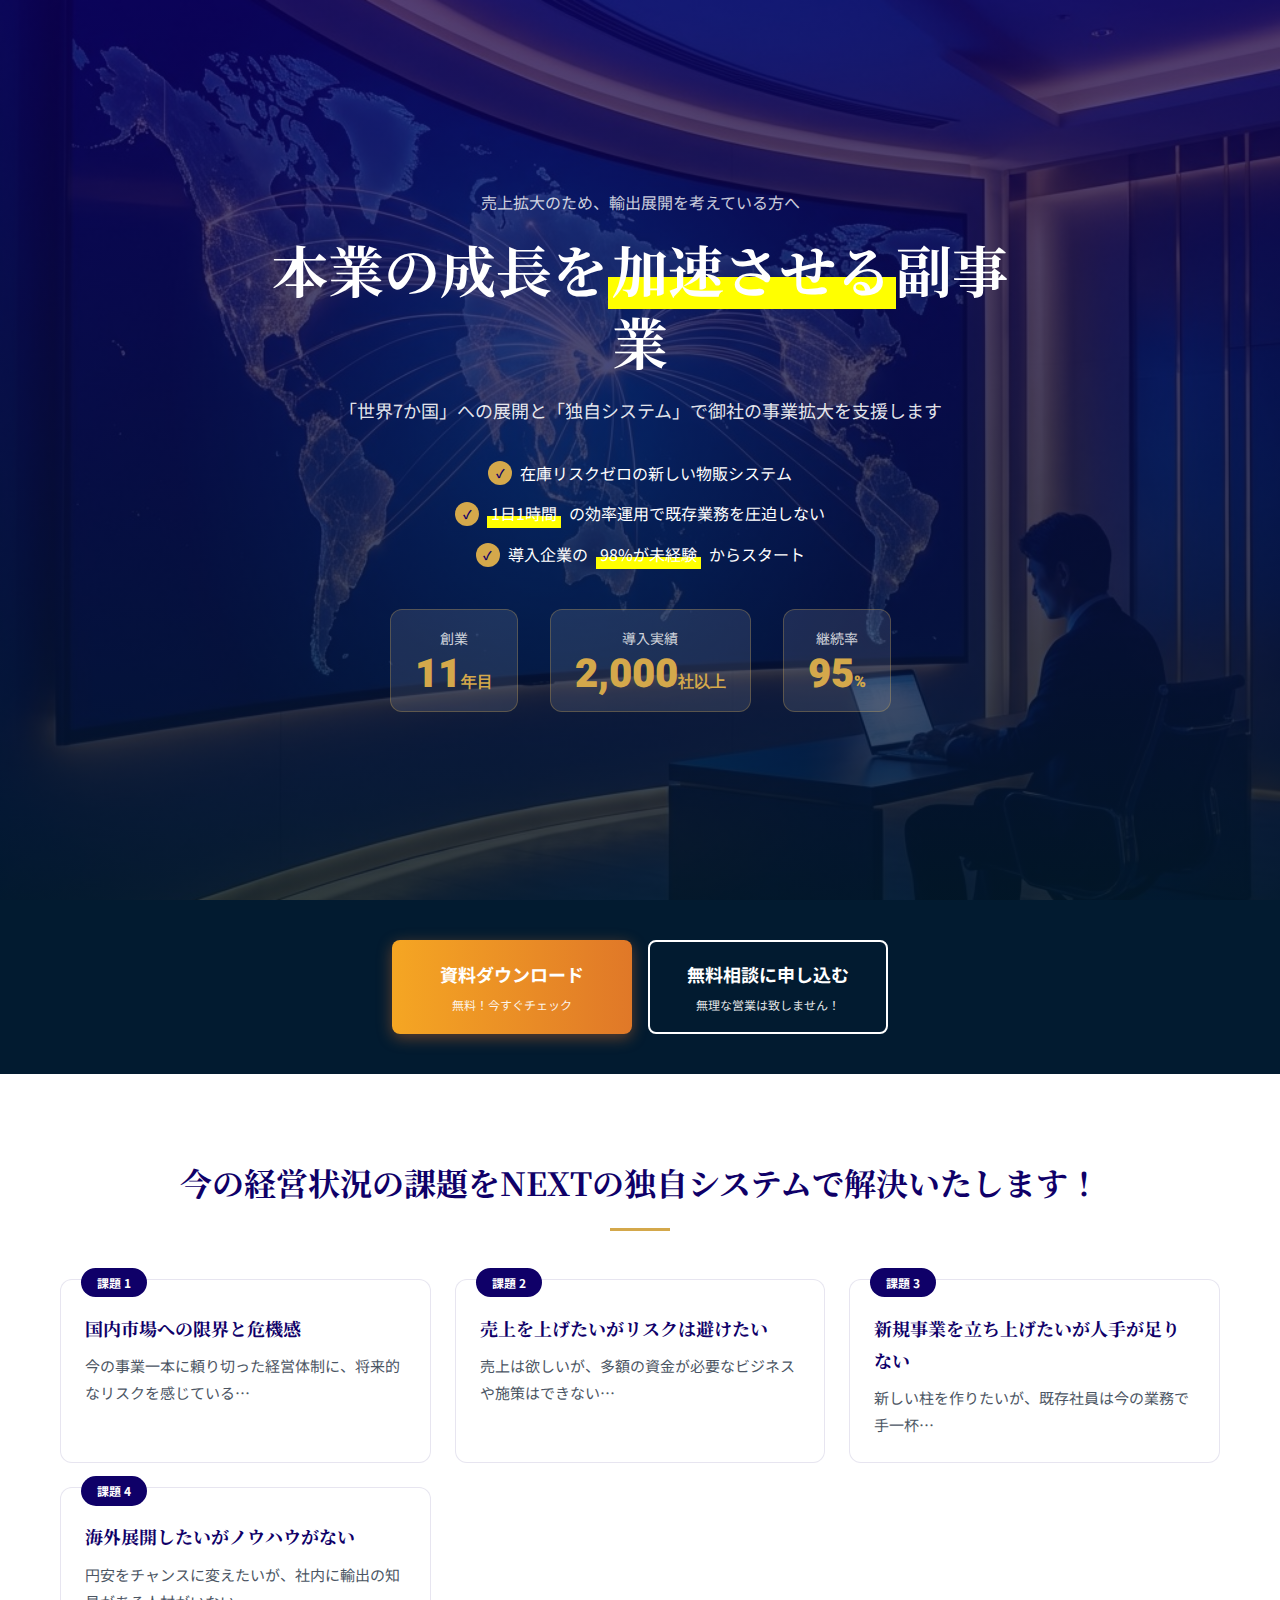
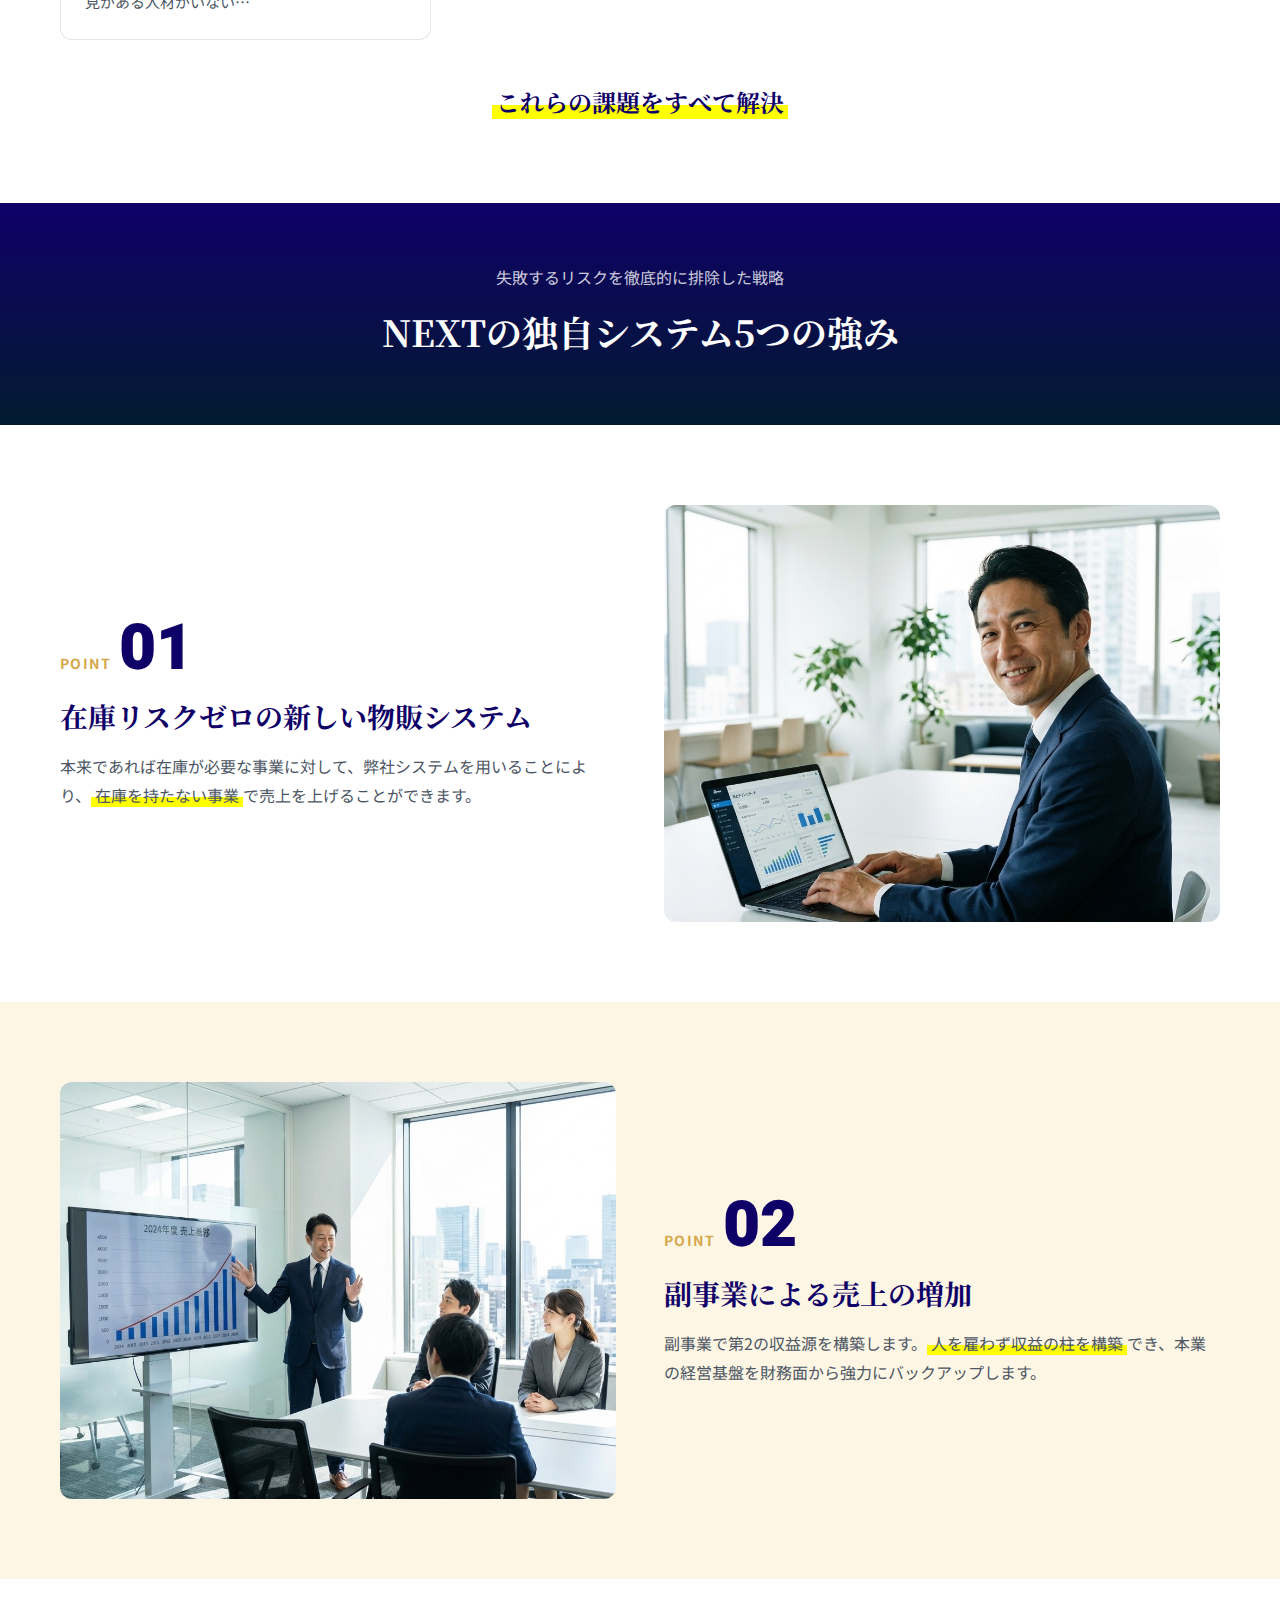
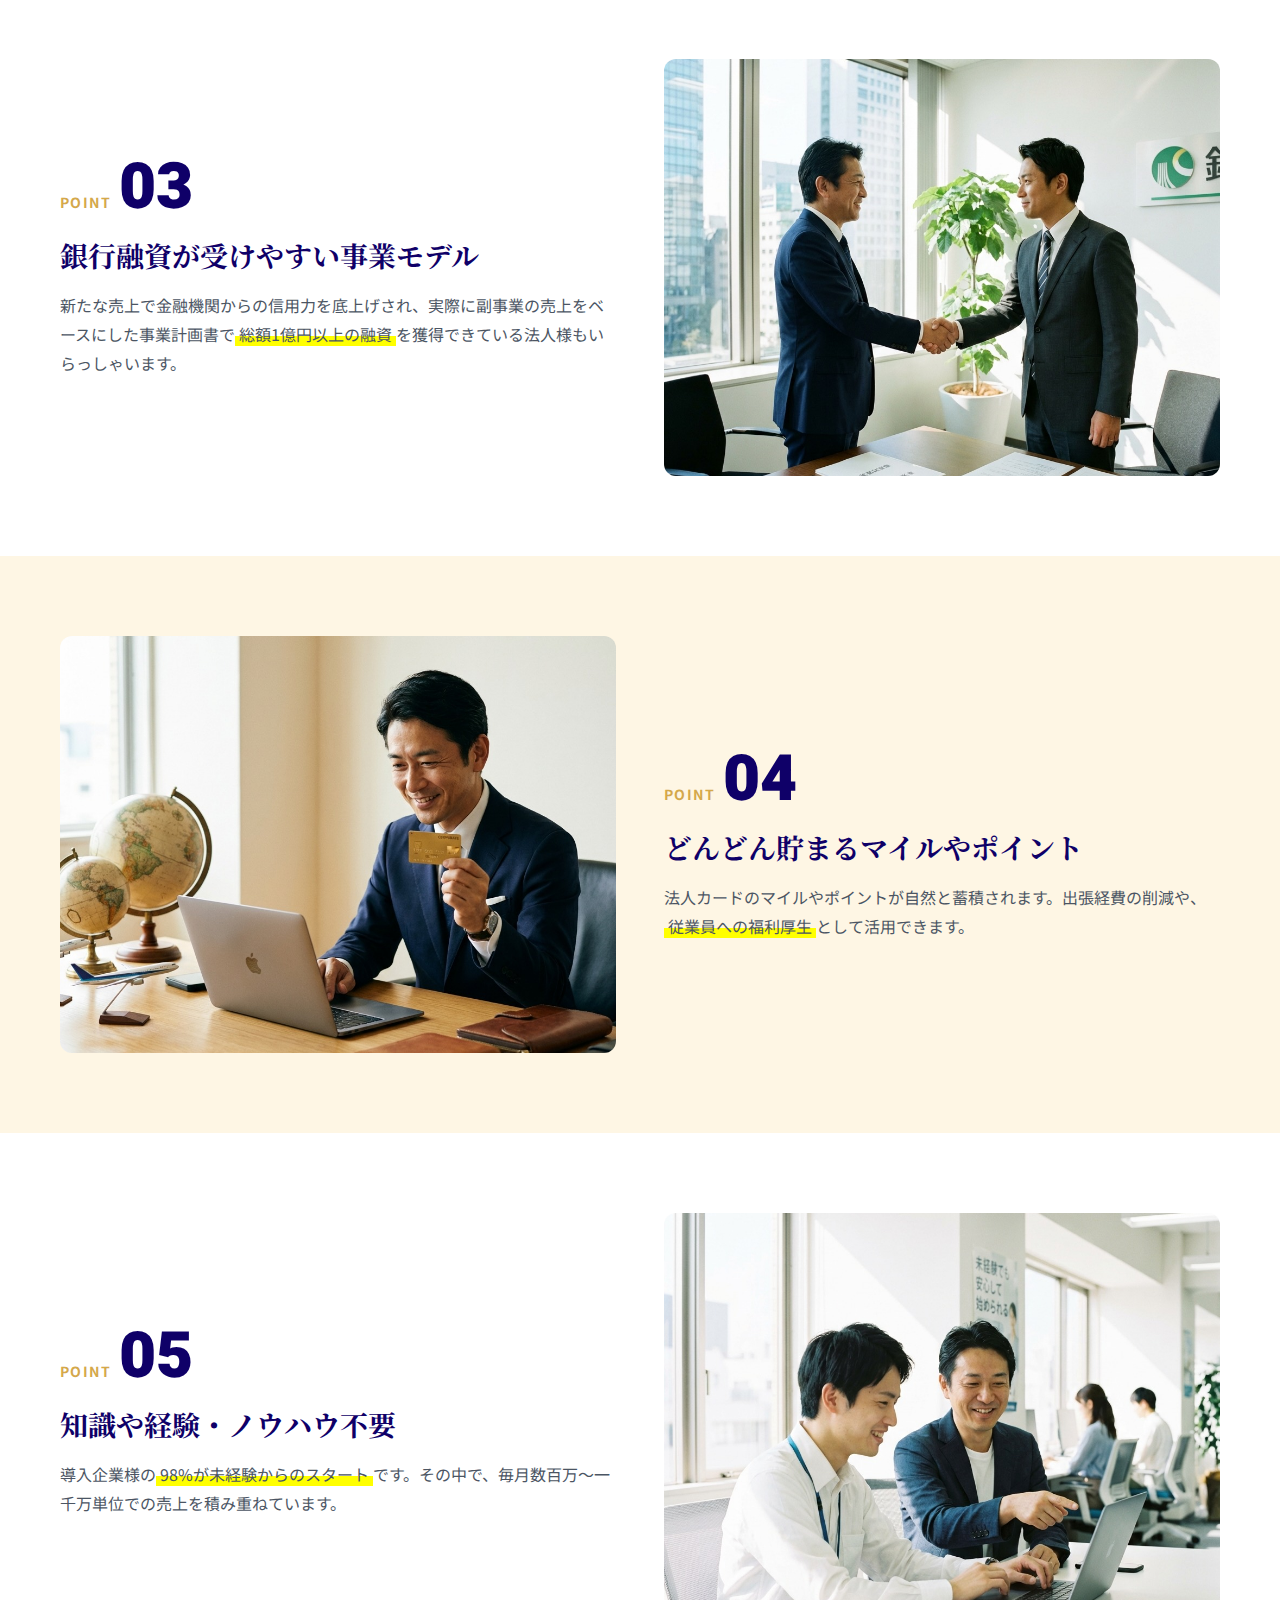
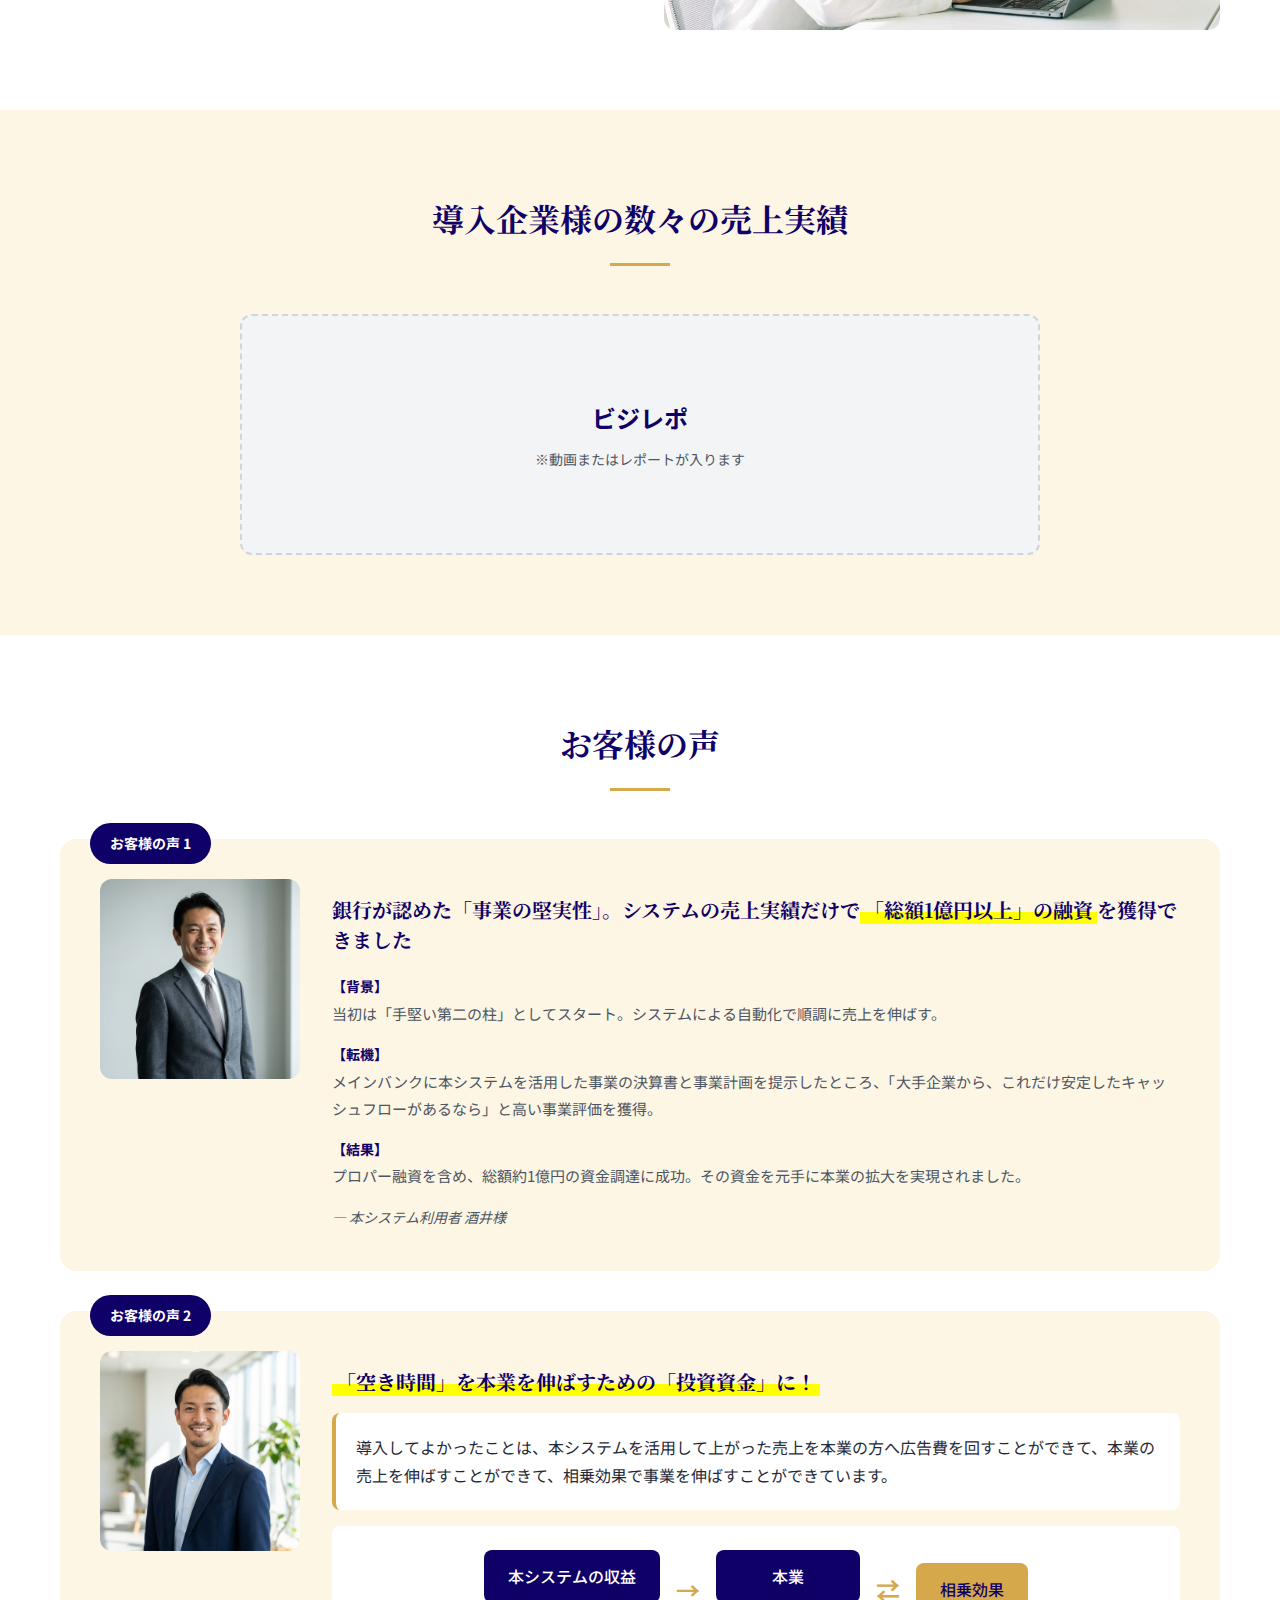
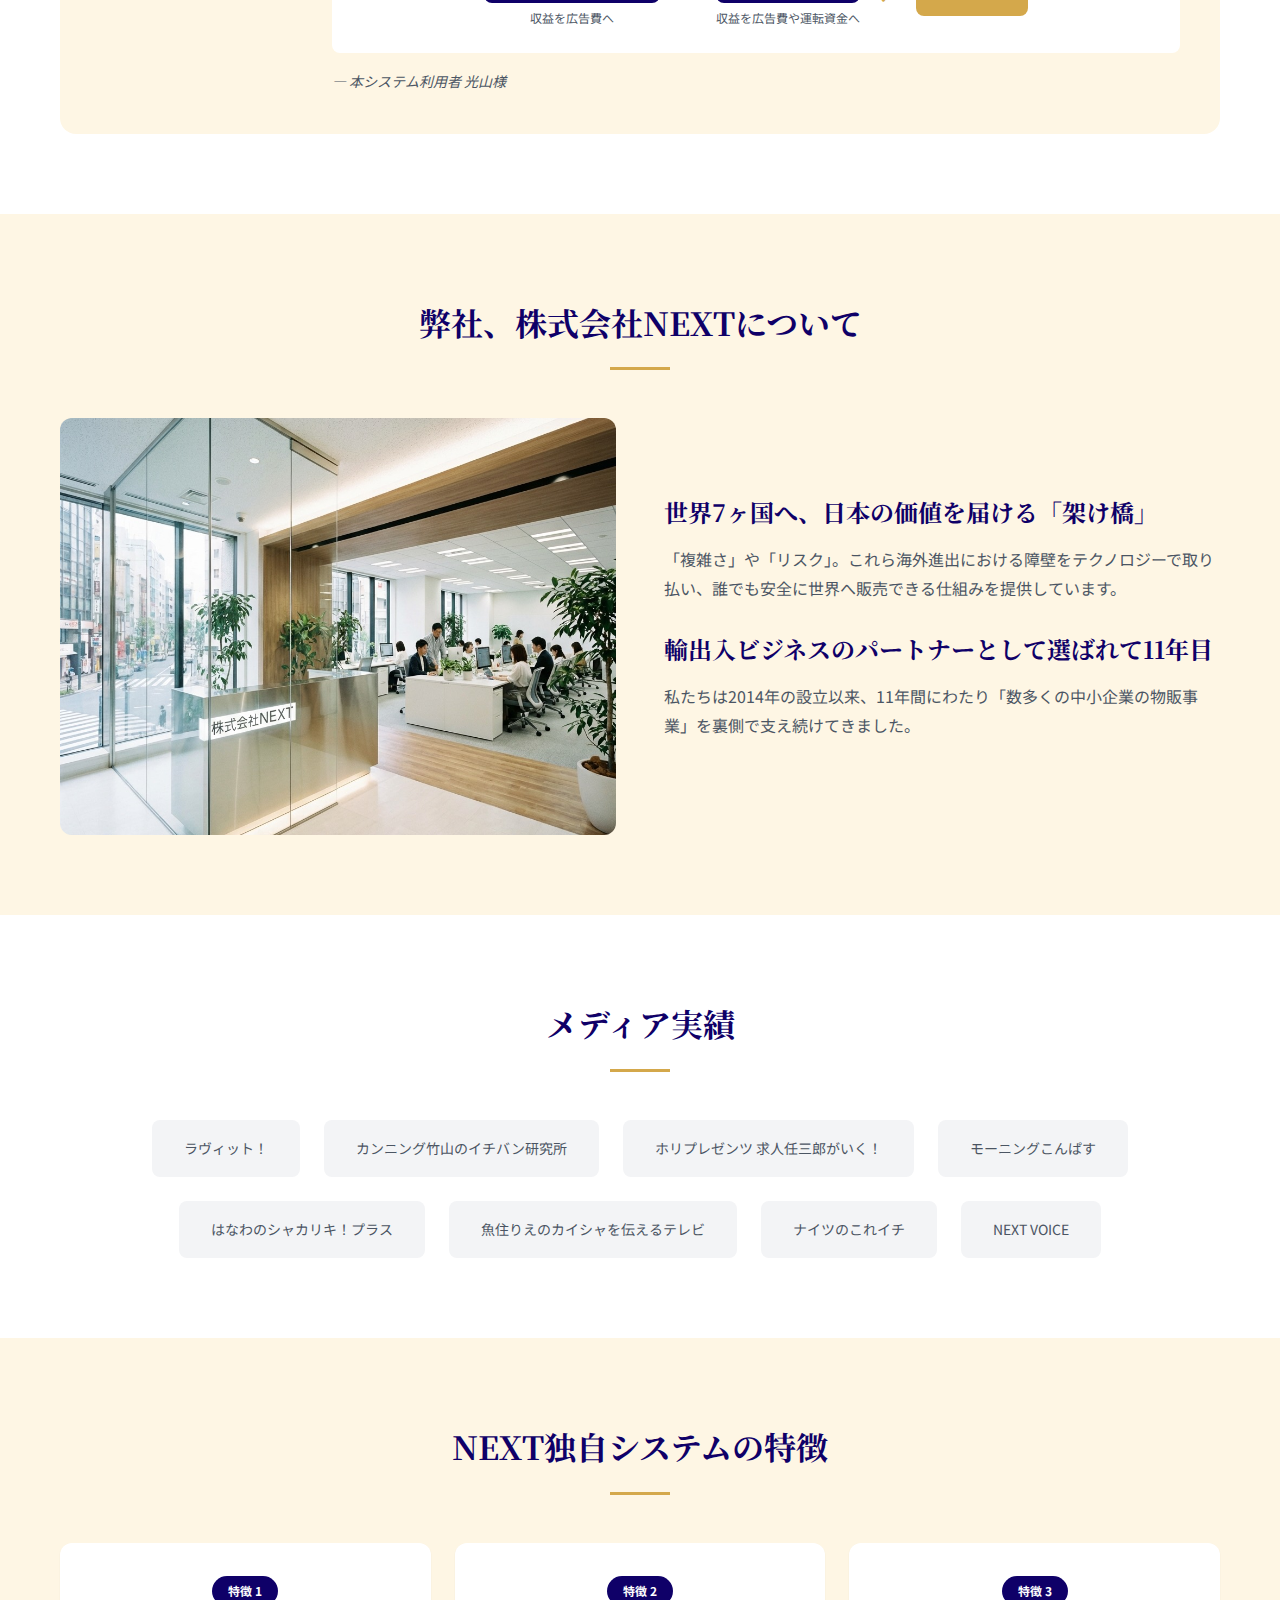
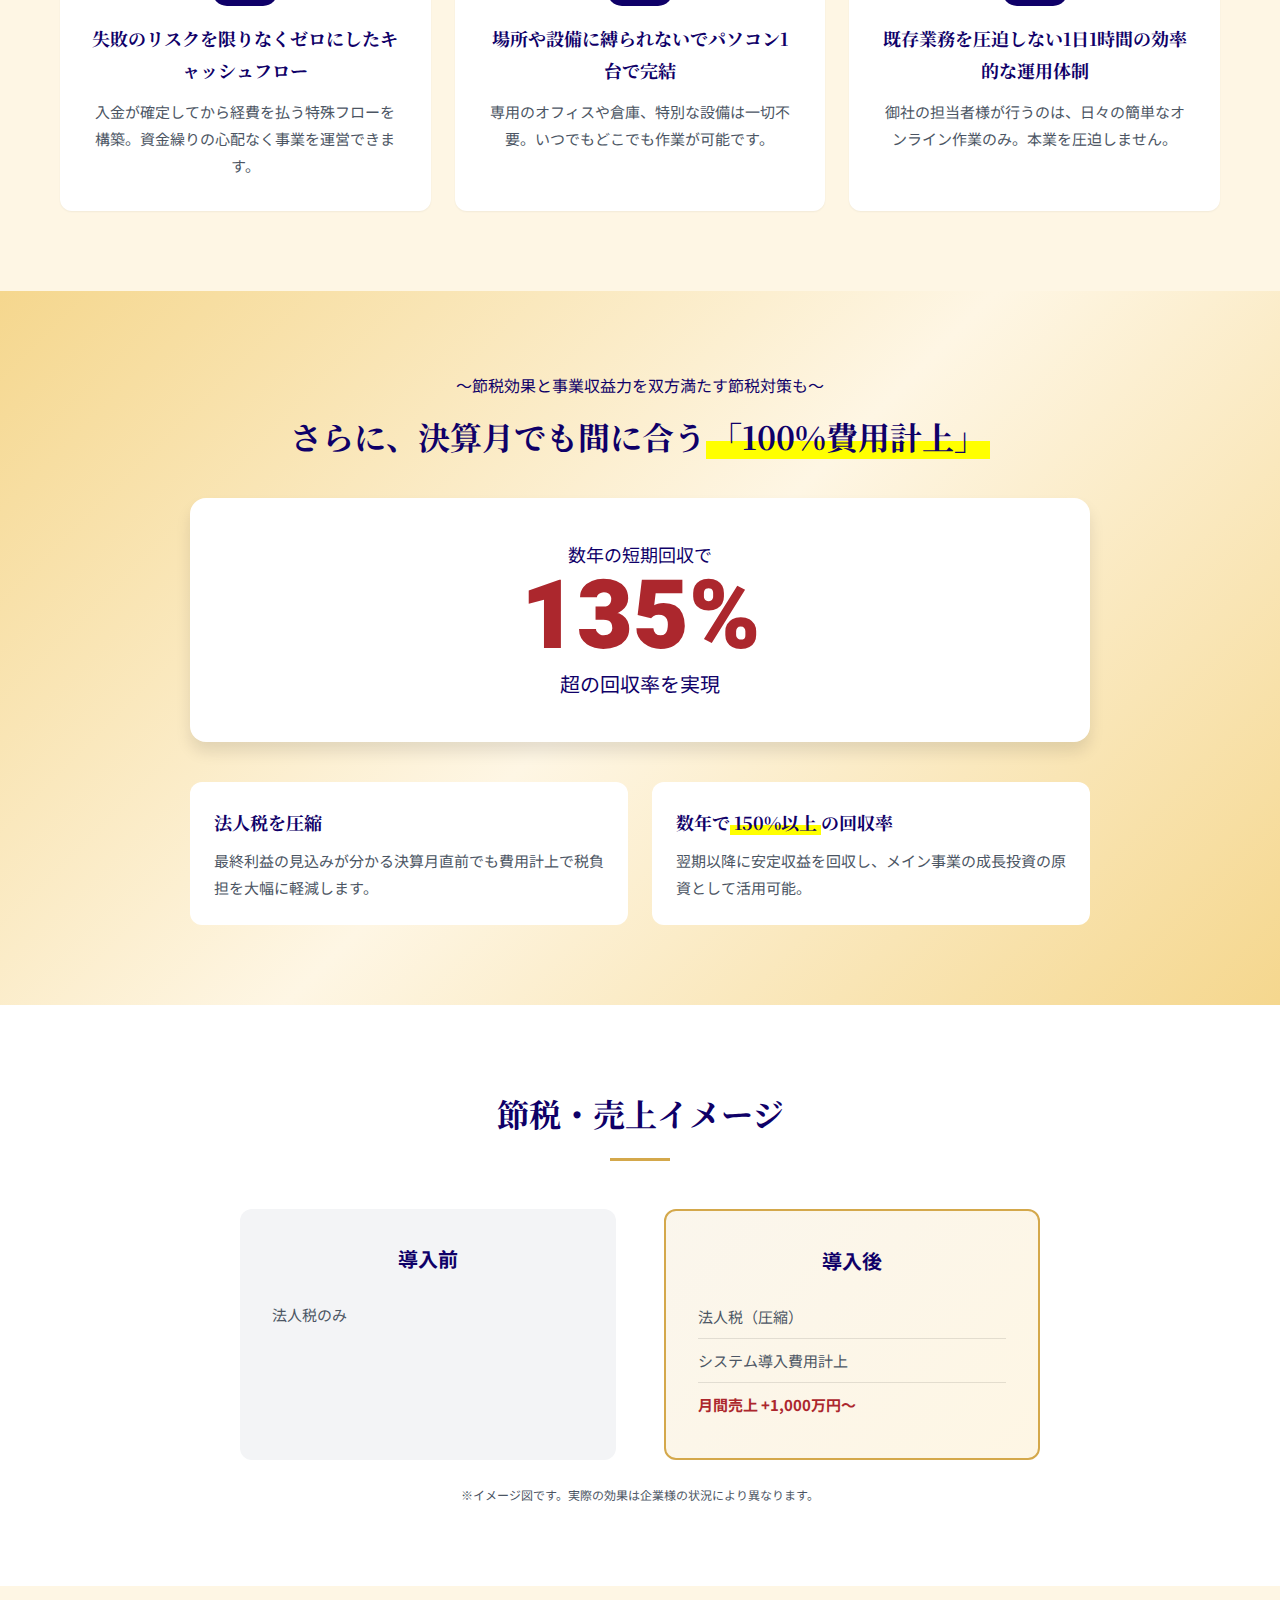
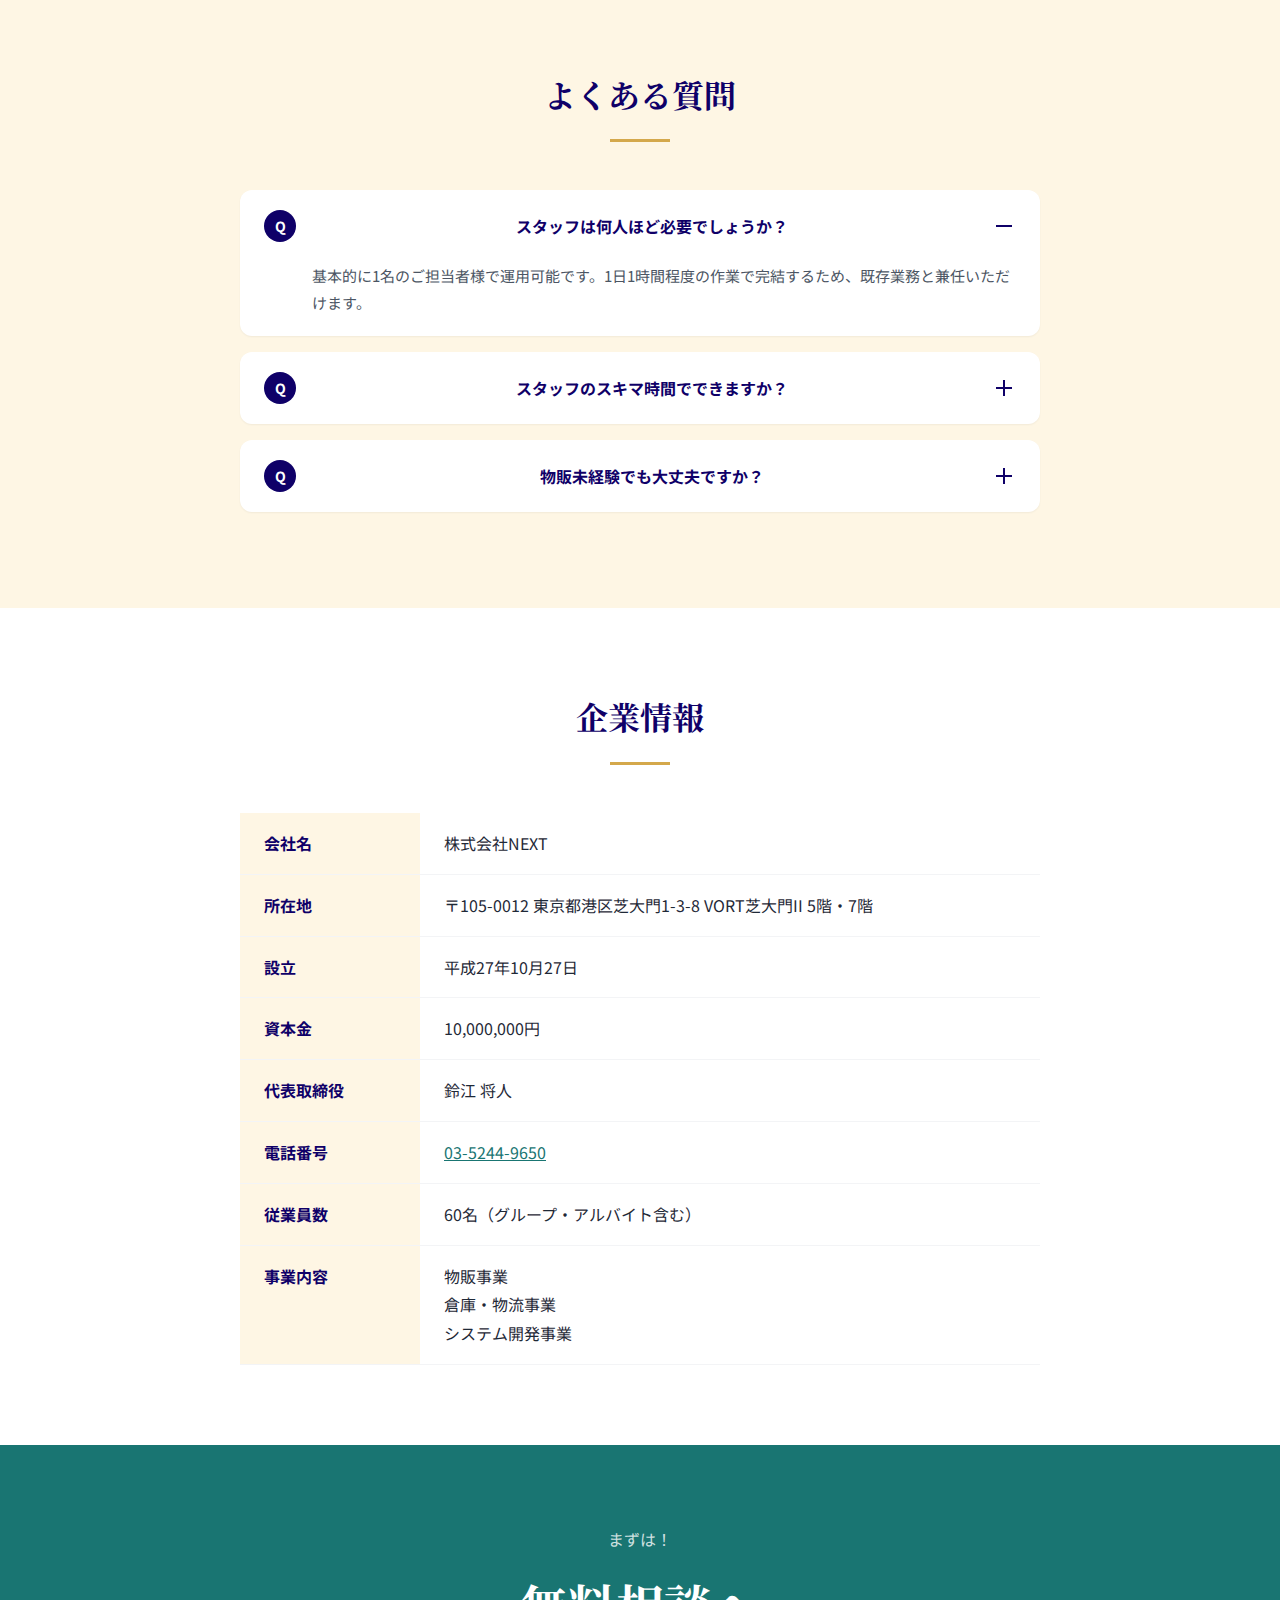
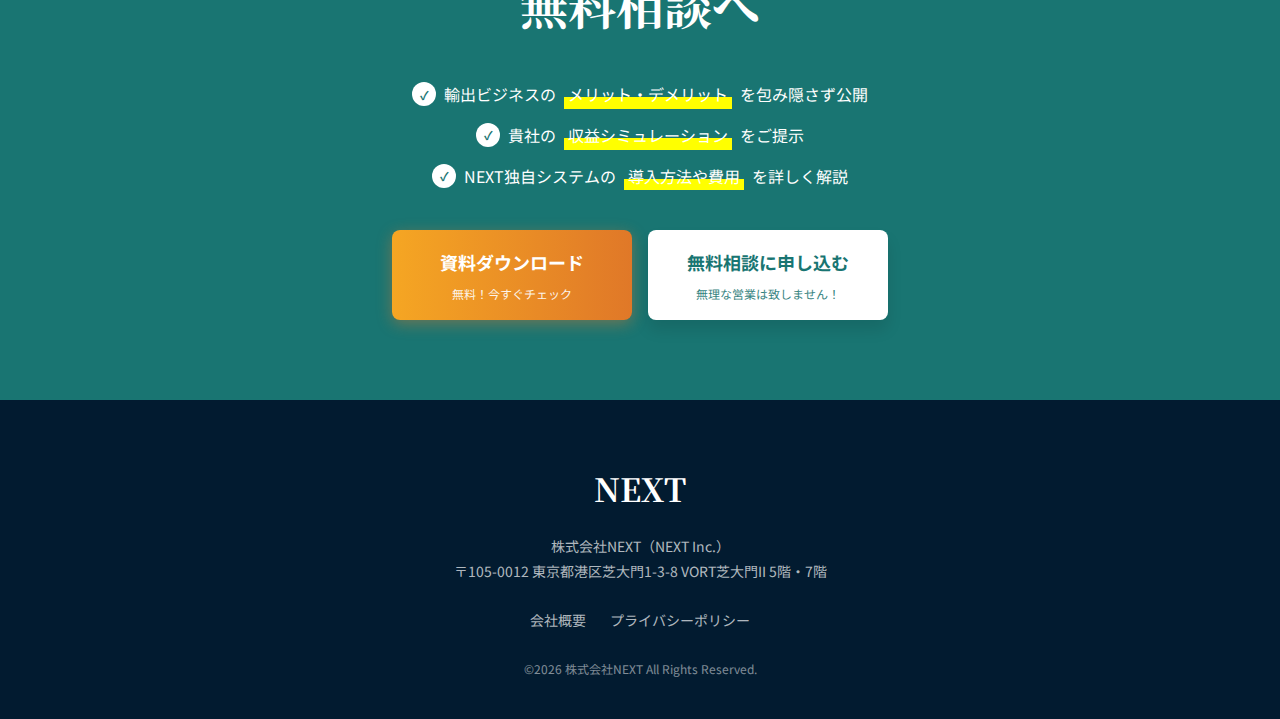
<file: 06-frontend-design-skill/index.html>
<!DOCTYPE html>
<html lang="ja">

<head>
  <meta charset="UTF-8">
  <meta name="viewport" content="width=device-width, initial-scale=1.0">
  <title>NEXT - 本業の成長を加速させる副事業</title>
  <link rel="preconnect" href="https://fonts.googleapis.com">
  <link rel="preconnect" href="https://fonts.gstatic.com" crossorigin>
  <link
    href="https://fonts.googleapis.com/css2?family=Noto+Sans+JP:wght@400;500;700&family=Noto+Serif+JP:wght@400;700&family=Heebo:wght@700;900&display=swap"
    rel="stylesheet">
  <style>
    /* ========================================
       CSS Variables (Design Tokens)
       ======================================== */
    :root {
      /* Colors */
      --navy: #0F0068;
      --navy-dark: #021B30;
      --gold: #D4A84B;
      --gold-light: #F5D78E;
      --gold-dark: #8B6914;
      --cream: #FEF6E4;
      --teal: #197572;
      --crimson: #AC272D;
      --marker: #FFFF00;
      --white: #FFFFFF;
      --gray-100: #F3F4F6;
      --gray-300: #D1D5DB;
      --gray-600: #4B5563;
      --gray-800: #1F2937;

      /* Gradients */
      --gradient-navy: linear-gradient(180deg, #0F0068 0%, #021B30 100%);
      --gradient-cta: linear-gradient(90deg, #F5A623 0%, #E07828 100%);
      --gradient-gold: linear-gradient(135deg, #D4A84B 0%, #F5D78E 50%, #D4A84B 100%);

      /* Typography */
      --font-serif: "Noto Serif JP", serif;
      --font-sans: "Noto Sans JP", sans-serif;
      --font-number: "Heebo", sans-serif;

      /* Shadows */
      --shadow-sm: 0 1px 2px rgba(0, 0, 0, 0.05);
      --shadow-md: 0 4px 6px rgba(0, 0, 0, 0.1);
      --shadow-lg: 0 10px 15px rgba(0, 0, 0, 0.1);
      --shadow-xl: 0 20px 25px rgba(0, 0, 0, 0.15);
    }

    /* ========================================
       Reset & Base
       ======================================== */
    *,
    *::before,
    *::after {
      box-sizing: border-box;
      margin: 0;
      padding: 0;
    }

    html {
      scroll-behavior: smooth;
    }

    body {
      font-family: var(--font-sans);
      font-size: 16px;
      line-height: 1.8;
      color: var(--gray-800);
      background-color: var(--white);
      overflow-x: hidden;
    }

    img {
      max-width: 100%;
      height: auto;
      display: block;
    }

    a {
      color: inherit;
      text-decoration: none;
    }

    /* ========================================
       Seigaiha Pattern (SVG Background)
       ======================================== */
    .seigaiha-pattern {
      background-image: url("data:image/svg+xml,%3Csvg xmlns='http://www.w3.org/2000/svg' width='100' height='50' viewBox='0 0 100 50'%3E%3Cpath d='M0 50 C25 50 25 25 50 25 C75 25 75 50 100 50 L100 0 L0 0 Z' fill='none' stroke='%23FFFFFF' stroke-width='0.5' opacity='0.08'/%3E%3Cpath d='M-50 50 C-25 50 -25 25 0 25 C25 25 25 50 50 50' fill='none' stroke='%23FFFFFF' stroke-width='0.5' opacity='0.08'/%3E%3Cpath d='M50 50 C75 50 75 25 100 25 C125 25 125 50 150 50' fill='none' stroke='%23FFFFFF' stroke-width='0.5' opacity='0.08'/%3E%3C/svg%3E");
      background-size: 100px 50px;
    }

    .seigaiha-light {
      background-image: url("data:image/svg+xml,%3Csvg xmlns='http://www.w3.org/2000/svg' width='100' height='50' viewBox='0 0 100 50'%3E%3Cpath d='M0 50 C25 50 25 25 50 25 C75 25 75 50 100 50 L100 0 L0 0 Z' fill='none' stroke='%230F0068' stroke-width='0.5' opacity='0.12'/%3E%3Cpath d='M-50 50 C-25 50 -25 25 0 25 C25 25 25 50 50 50' fill='none' stroke='%230F0068' stroke-width='0.5' opacity='0.12'/%3E%3Cpath d='M50 50 C75 50 75 25 100 25 C125 25 125 50 150 50' fill='none' stroke='%230F0068' stroke-width='0.5' opacity='0.12'/%3E%3C/svg%3E");
      background-size: 100px 50px;
    }

    /* ========================================
       Utility Classes
       ======================================== */
    .container {
      width: 100%;
      max-width: 1200px;
      margin: 0 auto;
      padding: 0 20px;
    }

    .marker {
      background: linear-gradient(transparent 60%, var(--marker) 60%);
      padding: 0 4px;
    }

    .text-center {
      text-align: center;
    }

    .text-white {
      color: var(--white);
    }

    .text-navy {
      color: var(--navy);
    }

    .text-gold {
      color: var(--gold);
    }

    .text-crimson {
      color: var(--crimson);
    }

    /* ========================================
       Typography
       ======================================== */
    .headline-xl {
      font-family: var(--font-serif);
      font-size: clamp(2rem, 5vw, 3.5rem);
      font-weight: 700;
      line-height: 1.3;
    }

    .headline-lg {
      font-family: var(--font-serif);
      font-size: clamp(1.5rem, 4vw, 2.5rem);
      font-weight: 700;
      line-height: 1.4;
    }

    .headline-md {
      font-family: var(--font-serif);
      font-size: clamp(1.25rem, 3vw, 1.75rem);
      font-weight: 700;
      line-height: 1.4;
    }

    .headline-sm {
      font-family: var(--font-sans);
      font-size: clamp(1rem, 2vw, 1.25rem);
      font-weight: 500;
      line-height: 1.5;
    }

    .body-lg {
      font-size: 1.125rem;
      line-height: 1.8;
    }

    .body-md {
      font-size: 1rem;
      line-height: 1.8;
    }

    .body-sm {
      font-size: 0.875rem;
      line-height: 1.7;
    }

    .number-xl {
      font-family: var(--font-number);
      font-size: clamp(3rem, 8vw, 5rem);
      font-weight: 900;
      line-height: 1;
    }

    .number-lg {
      font-family: var(--font-number);
      font-size: clamp(2rem, 5vw, 3rem);
      font-weight: 700;
      line-height: 1;
    }

    /* ========================================
       Buttons
       ======================================== */
    .btn {
      display: inline-flex;
      flex-direction: column;
      align-items: center;
      justify-content: center;
      padding: 16px 32px;
      border-radius: 8px;
      font-weight: 700;
      font-size: 1.125rem;
      text-align: center;
      cursor: pointer;
      transition: all 0.3s ease;
      border: none;
      min-width: 240px;
    }

    .btn-primary {
      background: var(--gradient-cta);
      color: var(--white);
      box-shadow: 0 4px 15px rgba(240, 120, 40, 0.4);
    }

    .btn-primary:hover {
      transform: translateY(-2px);
      box-shadow: 0 6px 20px rgba(240, 120, 40, 0.5);
    }

    .btn-secondary {
      background: var(--white);
      color: var(--navy);
      border: 2px solid var(--navy);
    }

    .btn-secondary:hover {
      background: var(--navy);
      color: var(--white);
    }

    .btn-primary-white {
      background: var(--white);
      color: var(--teal);
      box-shadow: var(--shadow-lg);
    }

    .btn-primary-white:hover {
      transform: translateY(-2px);
      box-shadow: var(--shadow-xl);
    }

    .btn-micro {
      font-size: 0.75rem;
      font-weight: 400;
      opacity: 0.9;
      margin-top: 4px;
    }

    .cta-group {
      display: flex;
      flex-wrap: wrap;
      justify-content: center;
      gap: 16px;
    }

    /* ========================================
       Cards
       ======================================== */
    .card {
      background: var(--white);
      border-radius: 12px;
      padding: 24px;
      box-shadow: var(--shadow-md);
      transition: transform 0.3s ease, box-shadow 0.3s ease;
    }

    .card:hover {
      transform: translateY(-4px);
      box-shadow: var(--shadow-lg);
    }

    .card-badge {
      display: inline-block;
      background: var(--navy);
      color: var(--white);
      padding: 4px 12px;
      border-radius: 4px;
      font-size: 0.75rem;
      font-weight: 700;
      margin-bottom: 12px;
    }

    .card-title {
      font-family: var(--font-serif);
      font-size: 1.125rem;
      font-weight: 700;
      color: var(--navy);
      margin-bottom: 8px;
    }

    .card-body {
      font-size: 0.9375rem;
      color: var(--gray-600);
    }

    /* ========================================
       Trust Badges
       ======================================== */
    .trust-badges {
      display: flex;
      justify-content: center;
      gap: 32px;
      flex-wrap: wrap;
      margin-top: 32px;
    }

    .trust-badge {
      text-align: center;
      padding: 16px 24px;
      background: rgba(255, 255, 255, 0.1);
      border-radius: 12px;
      border: 1px solid rgba(212, 168, 75, 0.3);
    }

    .trust-badge-label {
      font-size: 0.875rem;
      color: rgba(255, 255, 255, 0.8);
      margin-bottom: 4px;
    }

    .trust-badge-value {
      font-family: var(--font-number);
      font-size: 2.5rem;
      font-weight: 900;
      color: var(--gold);
      line-height: 1;
    }

    .trust-badge-unit {
      font-size: 1rem;
      color: var(--gold);
    }

    /* ========================================
       Point Sections
       ======================================== */
    .point-section {
      padding: 80px 0;
    }

    .point-content {
      display: grid;
      grid-template-columns: 1fr 1fr;
      gap: 48px;
      align-items: center;
    }

    .point-content.reverse {
      direction: rtl;
    }

    .point-content.reverse>* {
      direction: ltr;
    }

    .point-number {
      display: flex;
      align-items: baseline;
      gap: 8px;
      margin-bottom: 16px;
    }

    .point-label {
      font-size: 0.875rem;
      font-weight: 700;
      color: var(--gold);
      text-transform: uppercase;
      letter-spacing: 0.1em;
    }

    .point-num {
      font-family: var(--font-number);
      font-size: 4rem;
      font-weight: 900;
      color: var(--navy);
      line-height: 1;
    }

    .point-headline {
      font-family: var(--font-serif);
      font-size: 1.75rem;
      font-weight: 700;
      color: var(--navy);
      margin-bottom: 16px;
      line-height: 1.4;
    }

    .point-body {
      font-size: 1rem;
      color: var(--gray-600);
      line-height: 1.8;
    }

    .point-image {
      border-radius: 12px;
      aspect-ratio: 4/3;
      overflow: hidden;
    }

    .point-image img {
      width: 100%;
      height: 100%;
      object-fit: cover;
      transition: transform 0.3s ease;
    }

    .point-image:hover img {
      transform: scale(1.05);
    }

    /* ========================================
       Section Styles
       ======================================== */
    .section {
      padding: 80px 0;
    }

    .section-header {
      text-align: center;
      margin-bottom: 48px;
    }

    .section-title {
      font-family: var(--font-serif);
      font-size: clamp(1.5rem, 4vw, 2rem);
      font-weight: 700;
      color: var(--navy);
      position: relative;
      display: inline-block;
    }

    .section-title::after {
      content: "";
      display: block;
      width: 60px;
      height: 3px;
      background: var(--gold);
      margin: 16px auto 0;
    }

    /* ========================================
       SEC_01: First View
       ======================================== */
    .fv {
      background: linear-gradient(rgba(15, 0, 104, 0.7), rgba(2, 27, 48, 0.8)), url("images/fv_hero.jpg");
      background-size: cover;
      background-position: center;
      min-height: 100vh;
      display: flex;
      align-items: center;
      position: relative;
      overflow: hidden;
    }

    .fv-content {
      position: relative;
      z-index: 1;
      max-width: 800px;
      margin: 0 auto;
      text-align: center;
      padding: 80px 20px;
    }

    .fv-pre-headline {
      font-size: 1rem;
      color: rgba(255, 255, 255, 0.8);
      margin-bottom: 16px;
    }

    .fv-headline {
      font-family: var(--font-serif);
      font-size: clamp(2rem, 6vw, 3.5rem);
      font-weight: 700;
      color: var(--white);
      margin-bottom: 16px;
      line-height: 1.3;
    }

    .fv-sub-headline {
      font-size: 1.125rem;
      color: rgba(255, 255, 255, 0.9);
      margin-bottom: 32px;
    }

    .fv-features {
      display: flex;
      flex-direction: column;
      gap: 12px;
      margin-bottom: 40px;
    }

    .fv-feature {
      display: inline-flex;
      align-items: center;
      justify-content: center;
      gap: 8px;
      color: var(--white);
      font-size: 1rem;
    }

    .fv-feature::before {
      content: "✓";
      display: inline-flex;
      align-items: center;
      justify-content: center;
      width: 24px;
      height: 24px;
      background: var(--gold);
      color: var(--navy);
      border-radius: 50%;
      font-size: 0.75rem;
      font-weight: 700;
    }

    /* ========================================
       SEC_02: CTA Below FV
       ======================================== */
    .cta-section {
      background: var(--navy-dark);
      padding: 40px 0;
    }

    /* ========================================
       SEC_03: Problem Section
       ======================================== */
    .problem-section {
      background: var(--white);
      padding: 80px 0;
      position: relative;
    }

    .problem-cards {
      display: grid;
      grid-template-columns: repeat(auto-fit, minmax(280px, 1fr));
      gap: 24px;
      margin-bottom: 40px;
    }

    .problem-card {
      background: var(--white);
      border: 1px solid rgba(15, 0, 104, 0.1);
      border-radius: 12px;
      padding: 24px;
      position: relative;
      transition: all 0.3s ease;
    }

    .problem-card:hover {
      border-color: var(--navy);
      box-shadow: var(--shadow-md);
    }

    .problem-badge {
      position: absolute;
      top: -12px;
      left: 20px;
      background: var(--navy);
      color: var(--white);
      padding: 4px 16px;
      border-radius: 20px;
      font-size: 0.75rem;
      font-weight: 700;
    }

    .problem-title {
      font-family: var(--font-serif);
      font-size: 1.125rem;
      font-weight: 700;
      color: var(--navy);
      margin-bottom: 8px;
      margin-top: 8px;
    }

    .problem-body {
      font-size: 0.9375rem;
      color: var(--gray-600);
    }

    .problem-transition {
      text-align: center;
      font-family: var(--font-serif);
      font-size: 1.5rem;
      font-weight: 700;
      color: var(--navy);
    }

    /* ========================================
       SEC_04: 5 Points Intro
       ======================================== */
    .points-intro {
      background: var(--gradient-navy);
      padding: 60px 0;
      text-align: center;
      position: relative;
    }

    .points-intro-sub {
      font-size: 1rem;
      color: rgba(255, 255, 255, 0.8);
      margin-bottom: 8px;
    }

    .points-intro-title {
      font-family: var(--font-serif);
      font-size: clamp(1.5rem, 4vw, 2.25rem);
      font-weight: 700;
      color: var(--white);
    }

    /* ========================================
       Point Section Backgrounds
       ======================================== */
    .bg-white {
      background: var(--white);
    }

    .bg-cream {
      background: var(--cream);
    }

    /* ========================================
       SEC_09: Business Report
       ======================================== */
    .bizrepo-section {
      background: var(--cream);
      padding: 80px 0;
    }

    .bizrepo-placeholder {
      background: var(--gray-100);
      border: 2px dashed var(--gray-300);
      border-radius: 12px;
      padding: 80px 40px;
      text-align: center;
      max-width: 800px;
      margin: 0 auto;
    }

    .bizrepo-label {
      font-size: 1.5rem;
      font-weight: 700;
      color: var(--navy);
      margin-bottom: 8px;
    }

    .bizrepo-note {
      font-size: 0.875rem;
      color: var(--gray-600);
    }

    /* ========================================
       SEC_10: Testimonials
       ======================================== */
    .testimonials-section {
      background: var(--white);
      padding: 80px 0;
    }

    .testimonial {
      background: var(--cream);
      border-radius: 16px;
      padding: 40px;
      margin-bottom: 40px;
      position: relative;
    }

    .testimonial:last-child {
      margin-bottom: 0;
    }

    .testimonial-number {
      position: absolute;
      top: -16px;
      left: 30px;
      background: var(--navy);
      color: var(--white);
      padding: 8px 20px;
      border-radius: 24px;
      font-size: 0.875rem;
      font-weight: 700;
    }

    .testimonial-content {
      display: grid;
      grid-template-columns: 200px 1fr;
      gap: 32px;
      align-items: start;
    }

    .testimonial-image {
      border-radius: 12px;
      aspect-ratio: 1;
      overflow: hidden;
    }

    .testimonial-image img {
      width: 100%;
      height: 100%;
      object-fit: cover;
    }

    .testimonial-text {
      padding-top: 16px;
    }

    .testimonial-headline {
      font-family: var(--font-serif);
      font-size: 1.25rem;
      font-weight: 700;
      color: var(--navy);
      margin-bottom: 16px;
      line-height: 1.5;
    }

    .testimonial-detail {
      margin-bottom: 12px;
    }

    .testimonial-detail-label {
      font-weight: 700;
      color: var(--navy);
      font-size: 0.875rem;
    }

    .testimonial-detail-text {
      font-size: 0.9375rem;
      color: var(--gray-600);
    }

    .testimonial-author {
      font-size: 0.875rem;
      color: var(--gray-600);
      margin-top: 16px;
      font-style: italic;
    }

    .testimonial-quote {
      font-size: 1rem;
      color: var(--gray-800);
      line-height: 1.8;
      margin-bottom: 16px;
      padding: 20px;
      background: var(--white);
      border-radius: 8px;
      border-left: 4px solid var(--gold);
    }

    .testimonial-flow {
      background: var(--white);
      border-radius: 8px;
      padding: 24px;
      margin-top: 16px;
    }

    .flow-diagram {
      display: flex;
      align-items: center;
      justify-content: center;
      gap: 16px;
      flex-wrap: wrap;
    }

    .flow-step {
      background: var(--navy);
      color: var(--white);
      padding: 12px 24px;
      border-radius: 8px;
      text-align: center;
      font-weight: 500;
    }

    .flow-arrow {
      color: var(--gold);
      font-size: 1.5rem;
      font-weight: 700;
    }

    .flow-label {
      font-size: 0.75rem;
      color: var(--gray-600);
      text-align: center;
      margin-top: 4px;
    }

    /* ========================================
       SEC_11: Company Introduction
       ======================================== */
    .company-section {
      background: var(--cream);
      padding: 80px 0;
    }

    .company-content {
      display: grid;
      grid-template-columns: 1fr 1fr;
      gap: 48px;
      align-items: center;
    }

    .company-image {
      border-radius: 12px;
      aspect-ratio: 4/3;
      overflow: hidden;
    }

    .company-image img {
      width: 100%;
      height: 100%;
      object-fit: cover;
    }

    .company-text h3 {
      font-family: var(--font-serif);
      font-size: 1.5rem;
      font-weight: 700;
      color: var(--navy);
      margin-bottom: 12px;
    }

    .company-text p {
      font-size: 1rem;
      color: var(--gray-600);
      margin-bottom: 24px;
    }

    /* ========================================
       SEC_12: Media
       ======================================== */
    .media-section {
      background: var(--white);
      padding: 80px 0;
    }

    .media-logos {
      display: flex;
      flex-wrap: wrap;
      justify-content: center;
      gap: 24px;
    }

    .media-logo {
      background: var(--gray-100);
      padding: 16px 32px;
      border-radius: 8px;
      font-size: 0.875rem;
      color: var(--gray-600);
      white-space: nowrap;
    }

    /* ========================================
       SEC_13: System Features
       ======================================== */
    .features-section {
      background: var(--cream);
      padding: 80px 0;
    }

    .features-grid {
      display: grid;
      grid-template-columns: repeat(auto-fit, minmax(300px, 1fr));
      gap: 24px;
    }

    .feature-card {
      background: var(--white);
      border-radius: 12px;
      padding: 32px;
      text-align: center;
      box-shadow: var(--shadow-sm);
      transition: all 0.3s ease;
    }

    .feature-card:hover {
      transform: translateY(-4px);
      box-shadow: var(--shadow-md);
    }

    .feature-number {
      display: inline-block;
      background: var(--navy);
      color: var(--white);
      padding: 4px 16px;
      border-radius: 20px;
      font-size: 0.75rem;
      font-weight: 700;
      margin-bottom: 16px;
    }

    .feature-title {
      font-family: var(--font-serif);
      font-size: 1.125rem;
      font-weight: 700;
      color: var(--navy);
      margin-bottom: 12px;
    }

    .feature-body {
      font-size: 0.9375rem;
      color: var(--gray-600);
    }

    /* ========================================
       SEC_14: Tax Benefits
       ======================================== */
    .tax-section {
      background: linear-gradient(135deg, var(--gold-light) 0%, var(--cream) 50%, var(--gold-light) 100%);
      padding: 80px 0;
      position: relative;
    }

    .tax-content {
      text-align: center;
      max-width: 900px;
      margin: 0 auto;
    }

    .tax-pre-headline {
      font-size: 1rem;
      color: var(--navy);
      margin-bottom: 8px;
    }

    .tax-headline {
      font-family: var(--font-serif);
      font-size: clamp(1.5rem, 4vw, 2rem);
      font-weight: 700;
      color: var(--navy);
      margin-bottom: 32px;
    }

    .tax-highlight-box {
      background: var(--white);
      border-radius: 16px;
      padding: 40px;
      box-shadow: var(--shadow-lg);
      margin-bottom: 40px;
    }

    .tax-highlight-lead {
      font-size: 1.125rem;
      color: var(--navy);
    }

    .tax-highlight-value {
      font-family: var(--font-number);
      font-size: clamp(4rem, 10vw, 6rem);
      font-weight: 900;
      color: var(--crimson);
      line-height: 1;
    }

    .tax-highlight-suffix {
      font-size: 1.25rem;
      color: var(--navy);
    }

    .tax-cards {
      display: grid;
      grid-template-columns: repeat(auto-fit, minmax(280px, 1fr));
      gap: 24px;
    }

    .tax-card {
      background: var(--white);
      border-radius: 12px;
      padding: 24px;
      text-align: left;
    }

    .tax-card-title {
      font-family: var(--font-serif);
      font-size: 1.125rem;
      font-weight: 700;
      color: var(--navy);
      margin-bottom: 8px;
    }

    .tax-card-body {
      font-size: 0.9375rem;
      color: var(--gray-600);
    }

    /* ========================================
       SEC_15: Graph Section
       ======================================== */
    .graph-section {
      background: var(--white);
      padding: 80px 0;
    }

    .graph-comparison {
      display: grid;
      grid-template-columns: 1fr 1fr;
      gap: 48px;
      max-width: 800px;
      margin: 0 auto;
    }

    .graph-before,
    .graph-after {
      padding: 32px;
      border-radius: 12px;
    }

    .graph-before {
      background: var(--gray-100);
    }

    .graph-after {
      background: linear-gradient(135deg, rgba(212, 168, 75, 0.1) 0%, rgba(254, 246, 228, 1) 100%);
      border: 2px solid var(--gold);
    }

    .graph-label {
      font-weight: 700;
      font-size: 1.25rem;
      color: var(--navy);
      margin-bottom: 16px;
      text-align: center;
    }

    .graph-item {
      padding: 8px 0;
      font-size: 0.9375rem;
      color: var(--gray-600);
      border-bottom: 1px solid rgba(0, 0, 0, 0.1);
    }

    .graph-item:last-child {
      border-bottom: none;
    }

    .graph-item.highlight {
      color: var(--crimson);
      font-weight: 700;
    }

    .graph-note {
      text-align: center;
      font-size: 0.75rem;
      color: var(--gray-600);
      margin-top: 24px;
    }

    /* ========================================
       SEC_16: FAQ
       ======================================== */
    .faq-section {
      background: var(--cream);
      padding: 80px 0;
    }

    .faq-list {
      max-width: 800px;
      margin: 0 auto;
    }

    .faq-item {
      background: var(--white);
      border-radius: 12px;
      margin-bottom: 16px;
      overflow: hidden;
      box-shadow: var(--shadow-sm);
    }

    .faq-question {
      width: 100%;
      padding: 20px 24px;
      display: flex;
      align-items: center;
      justify-content: space-between;
      background: none;
      border: none;
      cursor: pointer;
      text-align: left;
      font-family: var(--font-sans);
      font-size: 1rem;
      font-weight: 700;
      color: var(--navy);
      transition: background 0.3s ease;
    }

    .faq-question:hover {
      background: rgba(15, 0, 104, 0.02);
    }

    .faq-question::before {
      content: "Q";
      display: inline-flex;
      align-items: center;
      justify-content: center;
      width: 32px;
      height: 32px;
      background: var(--navy);
      color: var(--white);
      border-radius: 50%;
      font-size: 0.875rem;
      margin-right: 16px;
      flex-shrink: 0;
    }

    .faq-icon {
      width: 24px;
      height: 24px;
      position: relative;
      flex-shrink: 0;
    }

    .faq-icon::before,
    .faq-icon::after {
      content: "";
      position: absolute;
      background: var(--navy);
      transition: transform 0.3s ease;
    }

    .faq-icon::before {
      width: 16px;
      height: 2px;
      top: 50%;
      left: 50%;
      transform: translate(-50%, -50%);
    }

    .faq-icon::after {
      width: 2px;
      height: 16px;
      top: 50%;
      left: 50%;
      transform: translate(-50%, -50%);
    }

    .faq-item.active .faq-icon::after {
      transform: translate(-50%, -50%) rotate(90deg);
    }

    .faq-answer {
      max-height: 0;
      overflow: hidden;
      transition: max-height 0.3s ease;
    }

    .faq-item.active .faq-answer {
      max-height: 300px;
    }

    .faq-answer-inner {
      padding: 0 24px 20px 72px;
      font-size: 0.9375rem;
      color: var(--gray-600);
      line-height: 1.8;
    }

    /* ========================================
       SEC_17: Company Info Table
       ======================================== */
    .info-section {
      background: var(--white);
      padding: 80px 0;
    }

    .info-table {
      max-width: 800px;
      margin: 0 auto;
      border-collapse: collapse;
      width: 100%;
    }

    .info-table tr {
      border-bottom: 1px solid var(--gray-100);
    }

    .info-table th {
      background: var(--cream);
      padding: 16px 24px;
      text-align: left;
      font-weight: 700;
      color: var(--navy);
      width: 180px;
      vertical-align: top;
    }

    .info-table td {
      padding: 16px 24px;
      color: var(--gray-800);
    }

    .info-table a {
      color: var(--teal);
      text-decoration: underline;
    }

    /* ========================================
       SEC_18: Final CTA
       ======================================== */
    .final-cta {
      background: var(--teal);
      padding: 80px 0;
      text-align: center;
      position: relative;
    }

    .final-cta-pre {
      font-size: 1rem;
      color: rgba(255, 255, 255, 0.8);
      margin-bottom: 8px;
    }

    .final-cta-headline {
      font-family: var(--font-serif);
      font-size: clamp(2rem, 5vw, 3rem);
      font-weight: 700;
      color: var(--white);
      margin-bottom: 32px;
    }

    .final-cta-benefits {
      display: flex;
      flex-direction: column;
      gap: 12px;
      margin-bottom: 40px;
    }

    .final-cta-benefit {
      color: var(--white);
      font-size: 1rem;
      display: flex;
      align-items: center;
      justify-content: center;
      gap: 8px;
    }

    .final-cta-benefit::before {
      content: "✓";
      display: inline-flex;
      align-items: center;
      justify-content: center;
      width: 24px;
      height: 24px;
      background: var(--white);
      color: var(--teal);
      border-radius: 50%;
      font-size: 0.75rem;
      font-weight: 700;
    }

    /* ========================================
       Footer
       ======================================== */
    .footer {
      background: var(--navy-dark);
      padding: 60px 0 40px;
      text-align: center;
    }

    .footer-logo {
      font-family: var(--font-serif);
      font-size: 2rem;
      font-weight: 700;
      color: var(--white);
      margin-bottom: 16px;
    }

    .footer-info {
      font-size: 0.875rem;
      color: rgba(255, 255, 255, 0.7);
      margin-bottom: 24px;
      line-height: 1.8;
    }

    .footer-links {
      display: flex;
      justify-content: center;
      gap: 24px;
      margin-bottom: 24px;
    }

    .footer-link {
      font-size: 0.875rem;
      color: rgba(255, 255, 255, 0.7);
      transition: color 0.3s ease;
    }

    .footer-link:hover {
      color: var(--white);
    }

    .footer-copyright {
      font-size: 0.75rem;
      color: rgba(255, 255, 255, 0.5);
    }

    /* ========================================
       Sticky CTA (Mobile)
       ======================================== */
    .sticky-cta {
      position: fixed;
      bottom: 0;
      left: 0;
      right: 0;
      background: var(--navy-dark);
      padding: 12px 16px;
      display: flex;
      justify-content: center;
      gap: 12px;
      z-index: 1000;
      box-shadow: 0 -4px 20px rgba(0, 0, 0, 0.2);
      transform: translateY(100%);
      transition: transform 0.3s ease;
    }

    .sticky-cta.visible {
      transform: translateY(0);
    }

    .sticky-cta .btn {
      min-width: auto;
      flex: 1;
      max-width: 200px;
      padding: 12px 16px;
      font-size: 0.875rem;
    }

    .sticky-cta .btn-micro {
      display: none;
    }

    /* ========================================
       Responsive Styles
       ======================================== */
    @media (max-width: 1024px) {
      .point-content {
        grid-template-columns: 1fr;
        gap: 32px;
      }

      .point-content.reverse {
        direction: ltr;
      }

      .point-image {
        order: -1;
      }

      .company-content {
        grid-template-columns: 1fr;
        gap: 32px;
      }

      .testimonial-content {
        grid-template-columns: 1fr;
        gap: 24px;
      }

      .testimonial-image {
        max-width: 200px;
        margin: 0 auto;
      }

      .graph-comparison {
        grid-template-columns: 1fr;
        gap: 24px;
      }
    }

    @media (max-width: 768px) {
      .section {
        padding: 60px 0;
      }

      .point-section {
        padding: 60px 0;
      }

      .trust-badges {
        gap: 16px;
      }

      .trust-badge {
        padding: 12px 16px;
      }

      .trust-badge-value {
        font-size: 2rem;
      }

      .cta-group {
        flex-direction: column;
        align-items: center;
      }

      .btn {
        width: 100%;
        max-width: 320px;
      }

      .problem-cards {
        grid-template-columns: 1fr;
      }

      .features-grid {
        grid-template-columns: 1fr;
      }

      .tax-cards {
        grid-template-columns: 1fr;
      }

      .info-table th {
        width: 120px;
        padding: 12px 16px;
      }

      .info-table td {
        padding: 12px 16px;
      }

      .testimonial {
        padding: 24px;
      }

      .flow-diagram {
        flex-direction: column;
      }

      .flow-arrow {
        transform: rotate(90deg);
      }
    }

    @media (max-width: 480px) {
      .fv-headline {
        font-size: 1.75rem;
      }

      .point-num {
        font-size: 3rem;
      }

      .point-headline {
        font-size: 1.25rem;
      }

      .section-title {
        font-size: 1.25rem;
      }

      .tax-highlight-value {
        font-size: 3.5rem;
      }
    }

    /* Hide sticky on desktop */
    @media (min-width: 769px) {
      .sticky-cta {
        display: none;
      }
    }
  </style>
</head>

<body>

  <!-- SEC_01: First View -->
  <section class="fv seigaiha-pattern">
    <div class="fv-content">
      <p class="fv-pre-headline">売上拡大のため、輸出展開を考えている方へ</p>
      <h1 class="fv-headline">本業の成長を<span class="marker">加速させる</span>副事業</h1>
      <p class="fv-sub-headline">「世界7か国」への展開と「独自システム」で御社の事業拡大を支援します</p>

      <div class="fv-features">
        <p class="fv-feature">在庫リスクゼロの新しい物販システム</p>
        <p class="fv-feature"><span class="marker">1日1時間</span>の効率運用で既存業務を圧迫しない</p>
        <p class="fv-feature">導入企業の<span class="marker">98%が未経験</span>からスタート</p>
      </div>

      <div class="trust-badges">
        <div class="trust-badge">
          <p class="trust-badge-label">創業</p>
          <p class="trust-badge-value">11<span class="trust-badge-unit">年目</span></p>
        </div>
        <div class="trust-badge">
          <p class="trust-badge-label">導入実績</p>
          <p class="trust-badge-value">2,000<span class="trust-badge-unit">社以上</span></p>
        </div>
        <div class="trust-badge">
          <p class="trust-badge-label">継続率</p>
          <p class="trust-badge-value">95<span class="trust-badge-unit">%</span></p>
        </div>
      </div>
    </div>
  </section>

  <!-- SEC_01b: CTA Below FV -->
  <section class="cta-section">
    <div class="container">
      <div class="cta-group">
        <a href="#" class="btn btn-primary">
          資料ダウンロード
          <span class="btn-micro">無料！今すぐチェック</span>
        </a>
        <a href="#" class="btn btn-secondary" style="background: transparent; color: white; border-color: white;">
          無料相談に申し込む
          <span class="btn-micro">無理な営業は致しません！</span>
        </a>
      </div>
    </div>
  </section>

  <!-- SEC_02: Problem Section -->
  <section class="problem-section seigaiha-light">
    <div class="container">
      <div class="section-header">
        <h2 class="section-title">今の経営状況の課題をNEXTの独自システムで解決いたします！</h2>
      </div>

      <div class="problem-cards">
        <div class="problem-card">
          <span class="problem-badge">課題 1</span>
          <h3 class="problem-title">国内市場への限界と危機感</h3>
          <p class="problem-body">今の事業一本に頼り切った経営体制に、将来的なリスクを感じている…</p>
        </div>
        <div class="problem-card">
          <span class="problem-badge">課題 2</span>
          <h3 class="problem-title">売上を上げたいがリスクは避けたい</h3>
          <p class="problem-body">売上は欲しいが、多額の資金が必要なビジネスや施策はできない…</p>
        </div>
        <div class="problem-card">
          <span class="problem-badge">課題 3</span>
          <h3 class="problem-title">新規事業を立ち上げたいが人手が足りない</h3>
          <p class="problem-body">新しい柱を作りたいが、既存社員は今の業務で手一杯…</p>
        </div>
        <div class="problem-card">
          <span class="problem-badge">課題 4</span>
          <h3 class="problem-title">海外展開したいがノウハウがない</h3>
          <p class="problem-body">円安をチャンスに変えたいが、社内に輸出の知見がある人材がいない…</p>
        </div>
      </div>

      <p class="problem-transition"><span class="marker">これらの課題をすべて解決</span></p>
    </div>
  </section>

  <!-- SEC_03: 5 Points Intro -->
  <section class="points-intro seigaiha-pattern">
    <div class="container">
      <p class="points-intro-sub">失敗するリスクを徹底的に排除した戦略</p>
      <h2 class="points-intro-title">NEXTの独自システム5つの強み</h2>
    </div>
  </section>

  <!-- SEC_04: Point 01 -->
  <section class="point-section bg-white">
    <div class="container">
      <div class="point-content">
        <div class="point-text">
          <div class="point-number">
            <span class="point-label">Point</span>
            <span class="point-num">01</span>
          </div>
          <h3 class="point-headline">在庫リスクゼロの新しい物販システム</h3>
          <p class="point-body">本来であれば在庫が必要な事業に対して、弊社システムを用いることにより、<span class="marker">在庫を持たない事業</span>で売上を上げることができます。
          </p>
        </div>
        <div class="point-image">
          <img src="images/point_01.jpg" alt="在庫リスクゼロの新しい物販システム">
        </div>
      </div>
    </div>
  </section>

  <!-- SEC_05: Point 02 -->
  <section class="point-section bg-cream">
    <div class="container">
      <div class="point-content reverse">
        <div class="point-text">
          <div class="point-number">
            <span class="point-label">Point</span>
            <span class="point-num">02</span>
          </div>
          <h3 class="point-headline">副事業による売上の増加</h3>
          <p class="point-body">副事業で第2の収益源を構築します。<span class="marker">人を雇わず収益の柱を構築</span>でき、本業の経営基盤を財務面から強力にバックアップします。
          </p>
        </div>
        <div class="point-image">
          <img src="images/point_02.jpg" alt="副事業による売上の増加">
        </div>
      </div>
    </div>
  </section>

  <!-- SEC_06: Point 03 -->
  <section class="point-section bg-white">
    <div class="container">
      <div class="point-content">
        <div class="point-text">
          <div class="point-number">
            <span class="point-label">Point</span>
            <span class="point-num">03</span>
          </div>
          <h3 class="point-headline">銀行融資が受けやすい事業モデル</h3>
          <p class="point-body">新たな売上で金融機関からの信用力を底上げされ、実際に副事業の売上をベースにした事業計画書で<span
              class="marker">総額1億円以上の融資</span>を獲得できている法人様もいらっしゃいます。</p>
        </div>
        <div class="point-image">
          <img src="images/point_03.jpg" alt="銀行融資が受けやすい事業モデル">
        </div>
      </div>
    </div>
  </section>

  <!-- SEC_07: Point 04 -->
  <section class="point-section bg-cream">
    <div class="container">
      <div class="point-content reverse">
        <div class="point-text">
          <div class="point-number">
            <span class="point-label">Point</span>
            <span class="point-num">04</span>
          </div>
          <h3 class="point-headline">どんどん貯まるマイルやポイント</h3>
          <p class="point-body">法人カードのマイルやポイントが自然と蓄積されます。出張経費の削減や、<span class="marker">従業員への福利厚生</span>として活用できます。</p>
        </div>
        <div class="point-image">
          <img src="images/point_04.jpg" alt="どんどん貯まるマイルやポイント">
        </div>
      </div>
    </div>
  </section>

  <!-- SEC_08: Point 05 -->
  <section class="point-section bg-white">
    <div class="container">
      <div class="point-content">
        <div class="point-text">
          <div class="point-number">
            <span class="point-label">Point</span>
            <span class="point-num">05</span>
          </div>
          <h3 class="point-headline">知識や経験・ノウハウ不要</h3>
          <p class="point-body">導入企業様の<span class="marker">98%が未経験からのスタート</span>です。その中で、毎月数百万〜一千万単位での売上を積み重ねています。</p>
        </div>
        <div class="point-image">
          <img src="images/point_05.jpg" alt="知識や経験・ノウハウ不要">
        </div>
      </div>
    </div>
  </section>

  <!-- SEC_09: Business Report -->
  <section class="bizrepo-section">
    <div class="container">
      <div class="section-header">
        <h2 class="section-title">導入企業様の数々の売上実績</h2>
      </div>

      <div class="bizrepo-placeholder">
        <p class="bizrepo-label">ビジレポ</p>
        <p class="bizrepo-note">※動画またはレポートが入ります</p>
      </div>
    </div>
  </section>

  <!-- SEC_10: Testimonials -->
  <section class="testimonials-section">
    <div class="container">
      <div class="section-header">
        <h2 class="section-title">お客様の声</h2>
      </div>

      <!-- Testimonial 1: 酒井様 -->
      <div class="testimonial">
        <span class="testimonial-number">お客様の声 1</span>
        <div class="testimonial-content">
          <div class="testimonial-image">
            <img src="images/testimonial_sakai.jpg" alt="酒井様">
          </div>
          <div class="testimonial-text">
            <h3 class="testimonial-headline">銀行が認めた「事業の堅実性」。システムの売上実績だけで<span class="marker">「総額1億円以上」の融資</span>を獲得できました
            </h3>

            <div class="testimonial-detail">
              <span class="testimonial-detail-label">【背景】</span>
              <p class="testimonial-detail-text">当初は「手堅い第二の柱」としてスタート。システムによる自動化で順調に売上を伸ばす。</p>
            </div>

            <div class="testimonial-detail">
              <span class="testimonial-detail-label">【転機】</span>
              <p class="testimonial-detail-text">
                メインバンクに本システムを活用した事業の決算書と事業計画を提示したところ、「大手企業から、これだけ安定したキャッシュフローがあるなら」と高い事業評価を獲得。</p>
            </div>

            <div class="testimonial-detail">
              <span class="testimonial-detail-label">【結果】</span>
              <p class="testimonial-detail-text">プロパー融資を含め、総額約1億円の資金調達に成功。その資金を元手に本業の拡大を実現されました。</p>
            </div>

            <p class="testimonial-author">— 本システム利用者 酒井様</p>
          </div>
        </div>
      </div>

      <!-- Testimonial 2: 光山様 -->
      <div class="testimonial">
        <span class="testimonial-number">お客様の声 2</span>
        <div class="testimonial-content">
          <div class="testimonial-image">
            <img src="images/testimonial_mitsuyama.jpg" alt="光山様">
          </div>
          <div class="testimonial-text">
            <h3 class="testimonial-headline"><span class="marker">「空き時間」を本業を伸ばすための「投資資金」に！</span></h3>

            <blockquote class="testimonial-quote">
              導入してよかったことは、本システムを活用して上がった売上を本業の方へ広告費を回すことができて、本業の売上を伸ばすことができて、相乗効果で事業を伸ばすことができています。
            </blockquote>

            <div class="testimonial-flow">
              <div class="flow-diagram">
                <div>
                  <div class="flow-step">本システムの収益</div>
                  <p class="flow-label">収益を広告費へ</p>
                </div>
                <span class="flow-arrow">→</span>
                <div>
                  <div class="flow-step">本業</div>
                  <p class="flow-label">収益を広告費や運転資金へ</p>
                </div>
                <span class="flow-arrow">⇄</span>
                <div>
                  <div class="flow-step" style="background: var(--gold); color: var(--navy);">相乗効果</div>
                </div>
              </div>
            </div>

            <p class="testimonial-author">— 本システム利用者 光山様</p>
          </div>
        </div>
      </div>
    </div>
  </section>

  <!-- SEC_11: Company Introduction -->
  <section class="company-section">
    <div class="container">
      <div class="section-header">
        <h2 class="section-title">弊社、株式会社NEXTについて</h2>
      </div>

      <div class="company-content">
        <div class="company-image">
          <img src="images/company.jpg" alt="株式会社NEXT オフィス">
        </div>
        <div class="company-text">
          <h3>世界7ヶ国へ、日本の価値を届ける「架け橋」</h3>
          <p>「複雑さ」や「リスク」。これら海外進出における障壁をテクノロジーで取り払い、誰でも安全に世界へ販売できる仕組みを提供しています。</p>

          <h3>輸出入ビジネスのパートナーとして選ばれて11年目</h3>
          <p>私たちは2014年の設立以来、11年間にわたり「数多くの中小企業の物販事業」を裏側で支え続けてきました。</p>
        </div>
      </div>
    </div>
  </section>

  <!-- SEC_12: Media -->
  <section class="media-section">
    <div class="container">
      <div class="section-header">
        <h2 class="section-title">メディア実績</h2>
      </div>

      <div class="media-logos">
        <div class="media-logo">ラヴィット！</div>
        <div class="media-logo">カンニング竹山のイチバン研究所</div>
        <div class="media-logo">ホリプレゼンツ 求人任三郎がいく！</div>
        <div class="media-logo">モーニングこんぱす</div>
        <div class="media-logo">はなわのシャカリキ！プラス</div>
        <div class="media-logo">魚住りえのカイシャを伝えるテレビ</div>
        <div class="media-logo">ナイツのこれイチ</div>
        <div class="media-logo">NEXT VOICE</div>
      </div>
    </div>
  </section>

  <!-- SEC_13: System Features -->
  <section class="features-section">
    <div class="container">
      <div class="section-header">
        <h2 class="section-title">NEXT独自システムの特徴</h2>
      </div>

      <div class="features-grid">
        <div class="feature-card">
          <span class="feature-number">特徴 1</span>
          <h3 class="feature-title">失敗のリスクを限りなくゼロにしたキャッシュフロー</h3>
          <p class="feature-body">入金が確定してから経費を払う特殊フローを構築。資金繰りの心配なく事業を運営できます。</p>
        </div>
        <div class="feature-card">
          <span class="feature-number">特徴 2</span>
          <h3 class="feature-title">場所や設備に縛られないでパソコン1台で完結</h3>
          <p class="feature-body">専用のオフィスや倉庫、特別な設備は一切不要。いつでもどこでも作業が可能です。</p>
        </div>
        <div class="feature-card">
          <span class="feature-number">特徴 3</span>
          <h3 class="feature-title">既存業務を圧迫しない1日1時間の効率的な運用体制</h3>
          <p class="feature-body">御社の担当者様が行うのは、日々の簡単なオンライン作業のみ。本業を圧迫しません。</p>
        </div>
      </div>
    </div>
  </section>

  <!-- SEC_14: Tax Benefits -->
  <section class="tax-section">
    <div class="container">
      <div class="tax-content">
        <p class="tax-pre-headline">〜節税効果と事業収益力を双方満たす節税対策も〜</p>
        <h2 class="tax-headline">さらに、決算月でも間に合う<span class="marker">「100%費用計上」</span></h2>

        <div class="tax-highlight-box">
          <p class="tax-highlight-lead">数年の短期回収で</p>
          <p class="tax-highlight-value">135%</p>
          <p class="tax-highlight-suffix">超の回収率を実現</p>
        </div>

        <div class="tax-cards">
          <div class="tax-card">
            <h3 class="tax-card-title">法人税を圧縮</h3>
            <p class="tax-card-body">最終利益の見込みが分かる決算月直前でも費用計上で税負担を大幅に軽減します。</p>
          </div>
          <div class="tax-card">
            <h3 class="tax-card-title">数年で<span class="marker">150%以上</span>の回収率</h3>
            <p class="tax-card-body">翌期以降に安定収益を回収し、メイン事業の成長投資の原資として活用可能。</p>
          </div>
        </div>
      </div>
    </div>
  </section>

  <!-- SEC_15: Graph Section -->
  <section class="graph-section">
    <div class="container">
      <div class="section-header">
        <h2 class="section-title">節税・売上イメージ</h2>
      </div>

      <div class="graph-comparison">
        <div class="graph-before">
          <p class="graph-label">導入前</p>
          <p class="graph-item">法人税のみ</p>
        </div>
        <div class="graph-after">
          <p class="graph-label">導入後</p>
          <p class="graph-item">法人税（圧縮）</p>
          <p class="graph-item">システム導入費用計上</p>
          <p class="graph-item highlight">月間売上 +1,000万円〜</p>
        </div>
      </div>

      <p class="graph-note">※イメージ図です。実際の効果は企業様の状況により異なります。</p>
    </div>
  </section>

  <!-- SEC_16: FAQ -->
  <section class="faq-section">
    <div class="container">
      <div class="section-header">
        <h2 class="section-title">よくある質問</h2>
      </div>

      <div class="faq-list">
        <div class="faq-item active">
          <button class="faq-question">
            <span>スタッフは何人ほど必要でしょうか？</span>
            <span class="faq-icon"></span>
          </button>
          <div class="faq-answer">
            <div class="faq-answer-inner">
              基本的に1名のご担当者様で運用可能です。1日1時間程度の作業で完結するため、既存業務と兼任いただけます。
            </div>
          </div>
        </div>

        <div class="faq-item">
          <button class="faq-question">
            <span>スタッフのスキマ時間でできますか？</span>
            <span class="faq-icon"></span>
          </button>
          <div class="faq-answer">
            <div class="faq-answer-inner">
              はい、可能です。システムが自動化されているため、空いた時間に簡単なオンライン作業を行うだけで運用できます。
            </div>
          </div>
        </div>

        <div class="faq-item">
          <button class="faq-question">
            <span>物販未経験でも大丈夫ですか？</span>
            <span class="faq-icon"></span>
          </button>
          <div class="faq-answer">
            <div class="faq-answer-inner">
              はい、大丈夫です。導入企業様の98%が未経験からのスタートです。専任のサポートチームが導入から運用まで丁寧にサポートいたします。
            </div>
          </div>
        </div>
      </div>
    </div>
  </section>

  <!-- SEC_17: Company Info Table -->
  <section class="info-section">
    <div class="container">
      <div class="section-header">
        <h2 class="section-title">企業情報</h2>
      </div>

      <table class="info-table">
        <tr>
          <th>会社名</th>
          <td>株式会社NEXT</td>
        </tr>
        <tr>
          <th>所在地</th>
          <td>〒105-0012 東京都港区芝大門1-3-8 VORT芝大門II 5階・7階</td>
        </tr>
        <tr>
          <th>設立</th>
          <td>平成27年10月27日</td>
        </tr>
        <tr>
          <th>資本金</th>
          <td>10,000,000円</td>
        </tr>
        <tr>
          <th>代表取締役</th>
          <td>鈴江 将人</td>
        </tr>
        <tr>
          <th>電話番号</th>
          <td><a href="tel:03-5244-9650">03-5244-9650</a></td>
        </tr>
        <tr>
          <th>従業員数</th>
          <td>60名（グループ・アルバイト含む）</td>
        </tr>
        <tr>
          <th>事業内容</th>
          <td>
            物販事業<br>
            倉庫・物流事業<br>
            システム開発事業
          </td>
        </tr>
      </table>
    </div>
  </section>

  <!-- SEC_18: Final CTA -->
  <section class="final-cta seigaiha-pattern">
    <div class="container">
      <p class="final-cta-pre">まずは！</p>
      <h2 class="final-cta-headline">無料相談へ</h2>

      <div class="final-cta-benefits">
        <p class="final-cta-benefit">輸出ビジネスの<span class="marker">メリット・デメリット</span>を包み隠さず公開</p>
        <p class="final-cta-benefit">貴社の<span class="marker">収益シミュレーション</span>をご提示</p>
        <p class="final-cta-benefit">NEXT独自システムの<span class="marker">導入方法や費用</span>を詳しく解説</p>
      </div>

      <div class="cta-group">
        <a href="#" class="btn btn-primary">
          資料ダウンロード
          <span class="btn-micro">無料！今すぐチェック</span>
        </a>
        <a href="#" class="btn btn-primary-white">
          無料相談に申し込む
          <span class="btn-micro">無理な営業は致しません！</span>
        </a>
      </div>
    </div>
  </section>

  <!-- Footer -->
  <footer class="footer">
    <div class="container">
      <p class="footer-logo">NEXT</p>
      <p class="footer-info">
        株式会社NEXT（NEXT Inc.）<br>
        〒105-0012 東京都港区芝大門1-3-8 VORT芝大門II 5階・7階
      </p>
      <div class="footer-links">
        <a href="#" class="footer-link">会社概要</a>
        <a href="#" class="footer-link">プライバシーポリシー</a>
      </div>
      <p class="footer-copyright">©2026 株式会社NEXT All Rights Reserved.</p>
    </div>
  </footer>

  <!-- Sticky CTA (Mobile) -->
  <div class="sticky-cta" id="stickyCta">
    <a href="#" class="btn btn-primary">資料ダウンロード</a>
    <a href="#" class="btn btn-secondary" style="background: transparent; color: white; border-color: white;">無料相談</a>
  </div>

  <script>
    // FAQ Accordion
    document.querySelectorAll('.faq-question').forEach(button => {
      button.addEventListener('click', () => {
        const item = button.parentElement;
        const isActive = item.classList.contains('active');

        // Close all items
        document.querySelectorAll('.faq-item').forEach(i => {
          i.classList.remove('active');
        });

        // Open clicked item if it wasn't active
        if (!isActive) {
          item.classList.add('active');
        }
      });
    });

    // Sticky CTA visibility
    const stickyCta = document.getElementById('stickyCta');
    const footer = document.querySelector('.footer');

    function updateStickyCta() {
      const scrollY = window.scrollY;
      const footerTop = footer.getBoundingClientRect().top + window.scrollY;
      const windowHeight = window.innerHeight;

      if (scrollY > 300 && scrollY + windowHeight < footerTop) {
        stickyCta.classList.add('visible');
      } else {
        stickyCta.classList.remove('visible');
      }
    }

    window.addEventListener('scroll', updateStickyCta);
    updateStickyCta();
  </script>

</body>

</html>
</file>
<file: 01-unified/style.css>
@charset "UTF-8";

/* ========================================
   CSS Variables - D_20260201 Design Tokens
   ======================================== */
:root {
    /* brand */
    --brand-heading-band: #0F0068;
    --brand-heading-text-light: #0F0068;
    --brand-heading-text-dark: #ffffff;
    --brand-border: #0F0068;
    --brand-sub-text: #666666;
    /* accent */
    --accent-primary: #AC272D;
    --accent-highlight: #EDED62;
    --accent-secondary: #d4a84b;
    /* cta */
    --cta-bg: linear-gradient(90deg, #f5a623 0%, #e07828 100%);
    --cta-text: #ffffff;
    /* text */
    --text-body: #333333;
    --text-body-on-dark: rgba(255, 255, 255, 0.8);
    --text-muted: #666666;

    /* Fonts */
    --font-ja: 'Noto Sans JP', 'Hiragino Kaku Gothic ProN', 'Yu Gothic', sans-serif;
    --font-serif: 'Noto Serif JP', serif;
    --font-number: 'Heebo', sans-serif;

    /* Layout */
    --max-width: 1200px;
    --padding: 0 24px;
    --section-py-sp: 48px;
    --section-py-pc: 64px;
}

/* ========================================
   Reset & Base
   ======================================== */
*,
*::before,
*::after {
    box-sizing: border-box;
    margin: 0;
    padding: 0;
}

html {
    font-size: clamp(10px, calc(16 / 375 * 100vw), 18px);
}

@media (min-width: 768px) {
    html {
        font-size: clamp(10px, 18px, 18px);
    }
}

body {
    font-family: var(--font-ja);
    font-weight: 500;
    line-height: 1.66;
    letter-spacing: 0.1em;
    font-feature-settings: "palt";
    color: var(--text-body);
    background-color: #fff;
    -webkit-font-smoothing: antialiased;
}

img {
    max-width: 100%;
    height: auto;
    vertical-align: bottom;
}

a {
    color: inherit;
    text-decoration: none;
}

ul,
ol {
    list-style: none;
}

/* ========================================
   Layout
   ======================================== */
.l-inner {
    width: 100%;
    max-width: var(--max-width);
    margin: 0 auto;
    padding: 0 20px;
}

@media (min-width: 768px) {
    .l-inner {
        padding: 0 24px;
    }
}

.p-section {
    padding: var(--section-py-sp) 0;
}

@media (min-width: 768px) {
    .p-section {
        padding: var(--section-py-pc) 0;
    }
}

/* ========================================
   Background Tokens (D_20260201 12セクション分)
   ======================================== */

/* sec_01: pattern (seigaiha) + navy gradient */
.bg-sec-01 {
    background: linear-gradient(180deg, #021B30 0%, #0F0068 100%);
    position: relative;
    color: #fff;
}

.bg-sec-01::before {
    content: "";
    position: absolute;
    top: 0;
    left: 0;
    right: 0;
    bottom: 0;
    background-image: url("data:image/svg+xml,%3Csvg xmlns='http://www.w3.org/2000/svg' viewBox='0 0 60 30'%3E%3Cpath d='M0 30c5-15 15-25 30-25s25 10 30 25' fill='none' stroke='rgba(255,255,255,0.08)' stroke-width='1'/%3E%3C/svg%3E");
    background-size: 60px 30px;
    pointer-events: none;
    z-index: 0;
}

.bg-sec-01>* {
    position: relative;
    z-index: 1;
}

/* sec_02: solid white */
.bg-sec-02 {
    background: #ffffff;
    color: var(--text-body);
}

/* sec_03: pattern (seigaiha_light) + white */
.bg-sec-03 {
    background: #ffffff;
    color: var(--text-body);
    position: relative;
}

.bg-sec-03::before {
    content: "";
    position: absolute;
    top: 0;
    left: 0;
    right: 0;
    bottom: 0;
    background-image: url("data:image/svg+xml,%3Csvg xmlns='http://www.w3.org/2000/svg' viewBox='0 0 60 30'%3E%3Cpath d='M0 30c5-15 15-25 30-25s25 10 30 25' fill='none' stroke='rgba(100,180,230,0.10)' stroke-width='1'/%3E%3C/svg%3E");
    background-size: 60px 30px;
    pointer-events: none;
    z-index: 0;
}

.bg-sec-03>* {
    position: relative;
    z-index: 1;
}

/* sec_04: gradient navy (dark) */
.bg-sec-04 {
    background: linear-gradient(180deg, #021B30 0%, #0F0068 100%);
    color: #fff;
}

/* sec_05: solid white */
.bg-sec-05 {
    background: #ffffff;
    color: var(--text-body);
}

/* sec_06: solid dark navy (dark) - NOT gold */
.bg-sec-06 {
    background: #021B30;
    color: #fff;
}

/* sec_07: texture (gold) - placeholder */
.bg-sec-07 {
    background: linear-gradient(135deg, #fef9e7 0%, #f5e6a3 50%, #fef9e7 100%);
    color: var(--text-body);
}

/* sec_08: solid light gray */
.bg-sec-08 {
    background: #f5f5f5;
    color: var(--text-body);
}

/* sec_09: gradient navy (dark) */
.bg-sec-09 {
    background: linear-gradient(180deg, #021B30 0%, #0F0068 100%);
    color: #fff;
}

/* sec_10: solid white */
.bg-sec-10 {
    background: #ffffff;
    color: var(--text-body);
}

/* sec_11: solid light gray */
.bg-sec-11 {
    background: #f5f5f5;
    color: var(--text-body);
}

/* sec_12: pattern (seigaiha) + navy gradient */
.bg-sec-12 {
    background: linear-gradient(180deg, #021B30 0%, #0F0068 100%);
    position: relative;
    color: #fff;
}

.bg-sec-12::before {
    content: "";
    position: absolute;
    top: 0;
    left: 0;
    right: 0;
    bottom: 0;
    background-image: url("data:image/svg+xml,%3Csvg xmlns='http://www.w3.org/2000/svg' viewBox='0 0 60 30'%3E%3Cpath d='M0 30c5-15 15-25 30-25s25 10 30 25' fill='none' stroke='rgba(255,255,255,0.08)' stroke-width='1'/%3E%3C/svg%3E");
    background-size: 60px 30px;
    pointer-events: none;
    z-index: 0;
}

.bg-sec-12>* {
    position: relative;
    z-index: 1;
}

/* ========================================
   Section Headings
   ======================================== */
.c-heading {
    text-align: center;
    margin-bottom: 40px;
}

.heading-en {
    font-family: var(--font-serif);
    font-size: 0.85rem;
    color: var(--brand-heading-text-light);
    letter-spacing: 0.15em;
    text-transform: uppercase;
    margin-bottom: 8px;
}

.heading-en--dark {
    color: rgba(255, 255, 255, 0.6);
}

.heading-jp {
    font-size: clamp(24px, 4vw, 36px);
    font-weight: 700;
    color: var(--brand-heading-text-light);
    line-height: 1.4;
}

.heading-jp--dark {
    color: #fff;
}

.c-sub-heading {
    font-size: 1rem;
    color: var(--brand-sub-text);
    text-align: center;
    margin-bottom: 32px;
}

@media (min-width: 768px) {
    .c-sub-heading {
        font-size: 1.15rem;
    }
}

/* ========================================
   FV (First View) - sec_01
   ======================================== */
.p-fv {
    min-height: 480px;
    position: relative;
    overflow: hidden;
}

@media (min-width: 768px) {
    .p-fv {
        min-height: max(780px, 56vw);
    }
}

/* FV Background Images */
.p-fv__bg {
    position: absolute;
    top: 0;
    left: 0;
    right: 0;
    bottom: 0;
    background-size: cover;
    background-repeat: no-repeat;
    z-index: 0;
}

.p-fv__bg--sp {
    background-image: url(images/fv-bg-sp.png);
    background-position: center top;
}

.p-fv__bg--pc {
    display: none;
    background-image: url(images/fv-bg-pc.png);
    background-position: right top;
}

@media (min-width: 768px) {
    .p-fv__bg--sp {
        display: none;
    }

    .p-fv__bg--pc {
        display: block;
    }
}

.p-fv__header {
    background: rgba(0, 0, 0, 0.3);
    padding: 8px 24px;
    display: flex;
    flex-direction: column;
    text-align: center;
    gap: 4px;
    position: relative;
    z-index: 2;
}

@media (min-width: 768px) {
    .p-fv__header {
        flex-direction: row;
        justify-content: space-between;
    }
}

.p-fv__header-text {
    font-size: 0.8rem;
    color: rgba(255, 255, 255, 0.9);
}

.p-fv__content {
    padding: 60px 24px;
    text-align: center;
    position: relative;
    z-index: 2;
}

@media (min-width: 768px) {
    .p-fv__content {
        padding: 100px 24px;
        text-align: left;
        max-width: var(--max-width);
        margin: 0 auto;
    }
}

.p-fv__main-copy {
    font-size: clamp(28px, 5vw, 48px);
    font-weight: 700;
    color: #fff;
    line-height: 1.3;
    margin-bottom: 16px;
}

.p-fv__sub-copy {
    font-size: 0.95rem;
    font-weight: 500;
    color: rgba(255, 255, 255, 0.9);
    margin-bottom: 32px;
}

@media (min-width: 768px) {
    .p-fv__sub-copy {
        font-size: 1.15rem;
    }
}

/* FV Badges (Trust) */
.p-fv__badges {
    display: flex;
    gap: 12px;
    justify-content: center;
    flex-wrap: wrap;
}

@media (min-width: 768px) {
    .p-fv__badges {
        justify-content: flex-start;
        gap: 16px;
    }
}

.p-fv__badge {
    background: rgba(255, 255, 255, 0.15);
    border: 1px solid rgba(255, 255, 255, 0.3);
    border-radius: 8px;
    padding: 12px 16px;
    text-align: center;
    min-width: 100px;
}

.p-fv__badge-num {
    font-family: var(--font-number);
    font-size: clamp(36px, 10vw, 72px);
    font-weight: 700;
    color: #fff;
    display: block;
    line-height: 1;
    text-shadow: 2px 2px 4px rgba(0, 0, 0, 0.1);
}

@media (min-width: 768px) {
    .p-fv__badge-num {
        font-size: clamp(36px, 5vw, 60px);
    }
}

.p-fv__badge-label {
    font-size: 0.8rem;
    color: rgba(255, 255, 255, 0.8);
}

/* ========================================
   Cards - Bordered (P-03)
   ======================================== */
.c-card-bordered {
    background: #fff;
    border: 3px solid var(--brand-border);
    border-radius: 0;
    padding: 0;
    position: relative;
}

.c-card-bordered__header {
    background: var(--brand-heading-band);
    color: #fff;
    padding: 12px 16px;
    font-weight: 700;
    text-align: center;
}

.c-card-bordered__body {
    padding: 20px;
}

.c-card-bordered__icon {
    width: 48px;
    height: 48px;
    display: block;
    margin: 0 auto 16px;
}

.c-card-bordered__title {
    font-weight: 700;
    color: var(--brand-heading-text-light);
    margin-bottom: 8px;
    font-size: 1rem;
}

.c-card-bordered__desc {
    font-size: 0.9rem;
    color: var(--text-body);
    line-height: 1.7;
}

/* Card Grid */
.c-card-grid {
    display: grid;
    grid-template-columns: 1fr;
    gap: 16px;
}

@media (min-width: 768px) {
    .c-card-grid {
        grid-template-columns: repeat(2, 1fr);
        gap: 24px;
    }
}

/* ========================================
   Points (5 Strengths) - sec_03
   ======================================== */
.c-point {
    display: flex;
    flex-direction: column;
    gap: 16px;
    margin-bottom: 32px;
}

@media (min-width: 768px) {
    .c-point {
        flex-direction: row;
        gap: 24px;
        align-items: flex-start;
    }
}

.c-point__num {
    width: 60px;
    height: 60px;
    background: var(--brand-heading-band);
    color: #fff;
    border-radius: 4px;
    display: flex;
    flex-direction: column;
    align-items: center;
    justify-content: center;
    flex-shrink: 0;
}

@media (min-width: 768px) {
    .c-point__num {
        width: 80px;
        height: 80px;
    }
}

.c-point__num-label {
    font-size: 0.7rem;
    letter-spacing: 0.1em;
}

.c-point__num-value {
    font-family: var(--font-number);
    font-size: 36px;
    font-weight: 900;
}

.c-point__body {
    flex: 1;
}

.c-point__title {
    font-size: 1.1rem;
    font-weight: 700;
    color: var(--brand-heading-text-light);
    margin-bottom: 8px;
}

@media (min-width: 768px) {
    .c-point__title {
        font-size: 1.25rem;
    }
}

.c-point__desc {
    font-size: 0.95rem;
    color: var(--text-body);
    line-height: 1.8;
}

/* Marker Highlight (P-09) */
.u-marker {
    background: linear-gradient(transparent 60%, var(--accent-highlight) 60%);
}

/* Underline Red (P-10) */
.u-underline-red {
    text-decoration: underline;
    text-decoration-color: var(--accent-primary);
    text-underline-offset: 4px;
    text-decoration-thickness: 2px;
}

/* ========================================
   Features (Zigzag) - sec_05
   ======================================== */
.c-feature {
    display: flex;
    flex-direction: column;
    gap: 24px;
    margin-bottom: 48px;
}

@media (min-width: 768px) {
    .c-feature {
        flex-direction: row;
        gap: 32px;
        align-items: center;
    }

    .c-feature--reverse {
        flex-direction: row-reverse;
    }
}

.c-feature__img {
    width: 100%;
    border-radius: 8px;
}

@media (min-width: 768px) {
    .c-feature__img {
        width: 45%;
        flex-shrink: 0;
    }
}

.c-feature__body {
    flex: 1;
}

.c-feature__title {
    font-size: 1.15rem;
    font-weight: 700;
    color: var(--brand-heading-text-light);
    margin-bottom: 12px;
}

.c-feature__desc {
    font-size: 0.95rem;
    line-height: 1.8;
    color: var(--text-body);
}

/* ========================================
   Tax Benefit Box - sec_06 (dark bg version)
   ======================================== */
.c-tax-box {
    border: 3px solid rgba(255, 255, 255, 0.3);
    border-radius: 0;
    overflow: hidden;
    margin-bottom: 32px;
}

.c-tax-box__header {
    background: var(--brand-heading-band);
    color: #fff;
    padding: 12px 24px;
    text-align: center;
    font-weight: 700;
}

.c-tax-box__body {
    background: rgba(255, 255, 255, 0.05);
    padding: 24px;
}

.c-tax-box__item {
    padding: 16px 0;
    border-bottom: 1px solid rgba(255, 255, 255, 0.2);
}

.c-tax-box__item:last-child {
    border-bottom: none;
}

.c-tax-box__item-title {
    font-weight: 700;
    color: var(--accent-secondary);
    margin-bottom: 8px;
}

.c-tax-box__item-desc {
    color: rgba(255, 255, 255, 0.8);
}

/* ========================================
   Compare Chart - sec_06 (dark bg version)
   ======================================== */
.c-compare {
    margin: 32px 0;
}

.c-compare__title {
    color: #fff;
    font-weight: 700;
    text-align: center;
    margin-bottom: 24px;
    font-size: 1.1rem;
}

.c-compare__columns {
    display: flex;
    gap: 24px;
    align-items: stretch;
    flex-wrap: wrap;
    justify-content: center;
}

.c-compare__column {
    flex: 1;
    min-width: 280px;
    max-width: 400px;
    padding: 24px;
    border-radius: 8px;
    text-align: center;
}

.c-compare__column--before {
    background: rgba(255, 255, 255, 0.1);
    border: 2px solid rgba(255, 255, 255, 0.2);
}

.c-compare__column--after {
    background: linear-gradient(135deg, rgba(212, 168, 75, 0.2), rgba(212, 168, 75, 0.1));
    border: 2px solid var(--accent-secondary);
}

.c-compare__label {
    font-size: 0.9rem;
    font-weight: 700;
    margin-bottom: 16px;
    padding: 8px 16px;
    border-radius: 4px;
    display: inline-block;
}

.c-compare__column--before .c-compare__label {
    background: rgba(255, 255, 255, 0.2);
    color: #fff;
}

.c-compare__column--after .c-compare__label {
    background: var(--accent-secondary);
    color: #fff;
}

.c-compare__item {
    font-size: 0.95rem;
    color: rgba(255, 255, 255, 0.9);
    line-height: 1.6;
}

.c-compare__arrow {
    display: flex;
    align-items: center;
    justify-content: center;
    color: var(--accent-secondary);
    font-size: 2rem;
    font-weight: 700;
}

@media (max-width: 768px) {
    .c-compare__arrow {
        transform: rotate(90deg);
    }
}

/* ========================================
   Testimonial - sec_08, sec_09
   ======================================== */
.c-testimonial {
    max-width: 800px;
    margin: 0 auto;
}

.c-testimonial__profile {
    display: flex;
    align-items: center;
    gap: 16px;
    margin-bottom: 24px;
}

.c-testimonial__img {
    width: 80px;
    height: 80px;
    border-radius: 50%;
    border: 3px solid var(--brand-border);
    object-fit: cover;
}

@media (min-width: 768px) {
    .c-testimonial__img {
        width: 120px;
        height: 120px;
    }
}

.c-testimonial__name {
    font-weight: 700;
    font-size: 1.1rem;
}

.c-testimonial__label {
    font-size: 0.8rem;
    color: var(--brand-sub-text);
}

/* Story Steps */
.c-story-step {
    padding: 16px 0;
    border-bottom: 1px solid #e0e0e0;
}

.c-story-step:last-child {
    border-bottom: none;
}

.c-story-label {
    display: inline-block;
    font-size: 0.75rem;
    padding: 4px 12px;
    border-radius: 0;
    margin-bottom: 8px;
}

.c-story-label--bg {
    background: var(--brand-heading-band);
    color: #fff;
}

.c-story-label--turn {
    background: var(--accent-highlight);
    color: var(--brand-heading-text-light);
}

.c-story-label--result {
    background: var(--accent-primary);
    color: #fff;
}

/* Quote */
.c-quote {
    background: #fff;
    border-left: 4px solid var(--accent-secondary);
    padding: 20px 24px;
    font-size: 1rem;
    line-height: 1.8;
    margin: 24px 0;
    color: var(--text-body);
}

/* ========================================
   Flow Diagram - sec_09 (dark bg)
   ======================================== */
.c-flow {
    margin: 32px 0;
}

.c-flow__title {
    color: var(--accent-secondary);
    font-weight: 700;
    margin-bottom: 16px;
    text-align: center;
}

.c-flow__body {
    display: flex;
    align-items: center;
    justify-content: center;
    gap: 16px;
    flex-wrap: wrap;
}

.c-flow__step {
    background: rgba(255, 255, 255, 0.1);
    border: 1px solid rgba(255, 255, 255, 0.2);
    border-radius: 8px;
    padding: 20px 24px;
    text-align: center;
    color: #ffffff;
    min-width: 200px;
}

.c-flow__arrow {
    color: var(--accent-secondary);
    font-size: 2rem;
    font-weight: 700;
}

.c-flow__arrow--return {
    color: var(--accent-secondary);
    font-size: 1rem;
    display: block;
    text-align: center;
    margin-top: 8px;
}

@media (max-width: 768px) {
    .c-flow__body {
        flex-direction: column;
    }

    .c-flow__arrow {
        transform: rotate(90deg);
    }
}

/* ========================================
   FAQ Accordion - sec_10
   ======================================== */
.c-faq-item {
    border-bottom: 1px solid #e0e0e0;
}

.c-faq-item__q {
    width: 100%;
    padding: 20px 40px 20px 0;
    background: none;
    border: none;
    text-align: left;
    font-weight: 700;
    font-size: 1rem;
    line-height: 1.6;
    cursor: pointer;
    position: relative;
    font-family: var(--font-ja);
    color: var(--text-body);
}

.c-faq-item__q::after {
    content: "+";
    position: absolute;
    right: 0;
    top: 50%;
    transform: translateY(-50%);
    font-size: 1.5rem;
    font-weight: 400;
}

.c-faq-item.is-open .c-faq-item__q::after {
    content: "−";
}

.c-faq-item__a {
    display: none;
    padding: 0 0 20px;
    line-height: 1.8;
    color: var(--text-body);
}

.c-faq-item.is-open .c-faq-item__a {
    display: block;
}

/* ========================================
   Company Table - sec_11
   ======================================== */
.c-table {
    width: 100%;
    border-collapse: collapse;
}

.c-table th,
.c-table td {
    padding: 16px;
    border: 1px solid #e0e0e0;
    text-align: left;
}

.c-table th {
    width: 30%;
    background: #f0f0f0;
    font-weight: 700;
}

/* ========================================
   CTA Button - sec_12 (orange gradient)
   ======================================== */
.c-cta-btn {
    display: inline-block;
    background: var(--cta-bg);
    color: var(--cta-text);
    font-size: 18px;
    font-weight: 700;
    padding: 16px 48px;
    border-radius: 8px;
    box-shadow: 0 4px 12px rgba(232, 120, 40, 0.3);
    text-align: center;
    transition: opacity 0.3s;
    text-decoration: none;
    min-height: 48px;
}

.c-cta-btn:hover {
    opacity: 0.6;
}

.c-micro-copy {
    font-size: 0.8rem;
    color: rgba(255, 255, 255, 0.6);
    text-align: center;
    margin-top: 16px;
}

/* ========================================
   Footer
   ======================================== */
.l-footer {
    background: #021B30;
    color: rgba(255, 255, 255, 0.6);
    text-align: center;
    padding: 24px;
    font-size: 0.8rem;
}

/* ========================================
   Utilities
   ======================================== */
.u-text-center {
    text-align: center;
}

.u-mb-0 {
    margin-bottom: 0 !important;
}

.u-mt-32 {
    margin-top: 32px;
}

/* Coming Soon placeholder */
.c-coming-soon {
    color: var(--brand-heading-text-light);
    font-size: 2rem;
    text-align: center;
    padding: 60px 20px;
    opacity: 0.3;
}

/* Glossy number */
.glossy-number {
    font-family: var(--font-number);
    font-weight: 900;
    color: var(--accent-secondary);
}
</file>
<file: 02-structure/style.css>
@charset "UTF-8";

/* ========================================
   CSS Variables (color_tokens)
   ======================================== */
:root {
    /* brand */
    --brand-heading-band: #14539d;
    --brand-heading-text-light: #204d83;
    --brand-heading-text-dark: #ffffff;
    --brand-border: #ffd299;
    --brand-sub-text: #9e9e9e;
    /* accent */
    --accent-primary: #ff7e15;
    --accent-highlight: #ff1d04;
    --accent-secondary: #ff6600;
    /* cta */
    --cta-bg: #14539d;
    --cta-text: #ffffff;
    --cta-hover-bg: #ffffff;
    --cta-doc-bg: #ffffff;
    --cta-doc-text: #ff6600;
    --cta-doc-border: #ff6600;
    --cta-seminar-bg: #14539d;
    --cta-seminar-text: #ffffff;
    /* text */
    --text-body: #181010;
    --text-muted: #9e9e9e;
    /* Fonts */
    --font-ja: 'Noto Sans JP', 'Hiragino Sans', 'Hiragino Kaku Gothic ProN', 'BIZ UDPGothic', Meiryo, sans-serif;
    --font-en: 'Oswald', sans-serif;
    --font-number: 'DIN Alternate', 'URW DIN', sans-serif;
    /* Layout */
    --max-width: 1320px;
    --border-radius-pill: 9999px;
    --gap: 20px;
}

/* Reset */
*,
*::before,
*::after {
    box-sizing: border-box;
    margin: 0;
    padding: 0;
}

html {
    font-size: 0.9375rem;
}

@media (min-width: 768px) {
    html {
        font-size: 1rem;
    }
}

body {
    font-family: var(--font-ja);
    font-weight: 400;
    line-height: 1.5;
    color: var(--text-body);
    background: #fff;
    -webkit-font-smoothing: antialiased;
}

img {
    max-width: 100%;
    height: auto;
    vertical-align: bottom;
}

a {
    color: inherit;
    text-decoration: none;
}

ul,
ol {
    list-style: none;
}

/* Layout */
.l-inner {
    width: 100%;
    max-width: var(--max-width);
    margin: 0 auto;
    padding: 0 20px;
}

.p-section {
    padding: 60px 0;
}

@media (min-width: 768px) {
    .p-section {
        padding: 80px 0;
    }
}

/* ========================================
   Section Backgrounds
   ======================================== */
.bg-sec-01 {
    background: linear-gradient(282.92deg, #ffea60 -1.93%, #fb753f 98.19%);
    color: #fff;
    position: relative;
    overflow: hidden;
}

.bg-sec-01::after {
    content: "";
    position: absolute;
    bottom: 0;
    left: 0;
    right: 0;
    height: 25%;
    background: #fff;
    clip-path: polygon(0 77%, 100% 0, 100% 100%, 0 100%);
    z-index: 1;
}

.bg-sec-02 {
    background: #14539d;
    color: #fff;
    position: relative;
}

.bg-sec-02::after {
    content: "";
    position: absolute;
    bottom: 0;
    left: 0;
    right: 0;
    height: 60px;
    background: #f2f2f2;
    clip-path: polygon(2% 100%, 100% 30%, 100% 100%, 0% 100%);
}

.bg-sec-03 {
    background: #204d83;
    color: #fff;
}

.bg-sec-04 {
    background: #f2f2f2;
    color: var(--text-body);
}

.bg-sec-05 {
    background: #ffffff;
    color: var(--text-body);
}

.bg-sec-06 {
    background: #f2f2f2;
    color: var(--text-body);
}

.bg-sec-07 {
    background: #14539d;
    color: #fff;
}

.bg-sec-08 {
    background: #f2f2f2;
    color: var(--text-body);
}

.bg-sec-09 {
    background: #ffffff;
    color: var(--text-body);
}

.bg-sec-10 {
    background: #f2f2f2;
    color: var(--text-body);
}

.bg-sec-11 {
    background: #ffffff;
    color: var(--text-body);
}

.bg-sec-12 {
    background: #ffffff;
    color: var(--text-body);
}

.bg-sec-13 {
    background: #f2f2f2;
    color: var(--text-body);
}

.bg-sec-14 {
    background: #f2f2f2;
    color: var(--text-body);
}

.bg-sec-15 {
    background: #14539d;
    color: #fff;
}

.bg-sec-16 {
    background: #ffffff;
    color: var(--text-body);
}

.bg-sec-17 {
    background: #14539d;
    color: #fff;
}

.bg-sec-18 {
    background: #f2f2f2;
    color: var(--text-body);
}

/* ========================================
   Section Headings
   ======================================== */
.l-section__title {
    font-size: clamp(24px, 5vw, 34px);
    font-weight: 700;
    text-align: center;
    color: var(--brand-heading-text-light);
    margin-bottom: 40px;
    line-height: 1.4;
}

.l-section__title--light {
    color: #fff;
}

/* Balloon */
.o-balloon {
    display: inline-block;
    background: #14539d;
    color: #fff;
    padding: 8px 20px;
    border-radius: 6px;
    font-weight: 700;
    margin-bottom: 12px;
}

.o-balloon--orange {
    background: #fc843d;
}

/* ========================================
   FV (sec_01)
   ======================================== */
.p-fv {
    min-height: auto;
    padding: 32px 20px 120px;
    position: relative;
    z-index: 2;
}

@media (min-width: 768px) {
    .p-fv {
        min-height: 600px;
        padding: 60px 40px 120px;
    }
}

.p-fv__content {
    max-width: var(--max-width);
    margin: 0 auto;
    position: relative;
    z-index: 2;
}

.p-fv__main-copy {
    font-size: clamp(28px, 8vw, 56px);
    font-weight: 700;
    color: #fff;
    line-height: 1.3;
    margin-bottom: 24px;
}

.p-fv__features {
    margin-bottom: 32px;
}

.p-fv__features li {
    display: flex;
    align-items: center;
    gap: 10px;
    font-size: 1rem;
    font-weight: 600;
    margin-bottom: 8px;
}

.p-fv__features li::before {
    content: "✓";
    display: flex;
    align-items: center;
    justify-content: center;
    width: 28px;
    height: 28px;
    background: #FF8624;
    color: #fff;
    border-radius: 50%;
    font-size: 14px;
    flex-shrink: 0;
}

.p-fv__badges {
    display: flex;
    gap: 16px;
    flex-wrap: wrap;
}

.p-fv__badge {
    background: rgba(255, 255, 255, 0.15);
    border: 1px solid rgba(255, 255, 255, 0.3);
    border-radius: 8px;
    padding: 16px;
    text-align: center;
    min-width: 140px;
}

.p-fv__badge-num {
    font-family: var(--font-number);
    font-size: clamp(32px, 8vw, 48px);
    font-weight: 700;
    display: block;
    line-height: 1;
}

.p-fv__badge-label {
    font-size: 0.8rem;
    opacity: 0.9;
}

/* ========================================
   CTA Buttons
   ======================================== */
.o-ctaBtns {
    display: flex;
    flex-direction: column;
    gap: 16px;
    align-items: center;
}

@media (min-width: 768px) {
    .o-ctaBtns {
        flex-direction: row;
        justify-content: center;
    }
}

.o-ctaBtn {
    display: inline-flex;
    align-items: center;
    justify-content: center;
    gap: 10px;
    min-height: 64px;
    min-width: min(380px, 100%);
    padding: 16px 32px;
    border-radius: var(--border-radius-pill);
    font-size: 16px;
    font-weight: 700;
    text-align: center;
    box-shadow: 0px 6px 4px rgba(0, 0, 0, 0.14);
    transition: all 0.3s;
    cursor: pointer;
    border: 2px solid transparent;
}

.o-ctaBtn--doc {
    background: #fff;
    color: var(--cta-doc-text);
    border-color: var(--cta-doc-border);
}

.o-ctaBtn--doc:hover {
    background: var(--cta-doc-text);
    color: #fff;
}

.o-ctaBtn--seminar {
    background: var(--cta-seminar-bg);
    color: var(--cta-seminar-text);
    border-color: var(--cta-seminar-bg);
}

.o-ctaBtn--seminar:hover {
    background: #fff;
    color: var(--cta-seminar-bg);
}

.o-ctaBtn__micro {
    font-size: 0.75rem;
    color: rgba(255, 255, 255, 0.8);
    display: block;
    text-align: center;
    margin-bottom: 4px;
}

/* ========================================
   10冠達成 (sec_03)
   ======================================== */
.c-achievement {
    padding: 60px 20px;
    text-align: center;
}

.c-achievement__title {
    font-size: clamp(18px, 4vw, 24px);
    font-weight: 700;
    color: #ffd299;
    margin-bottom: 24px;
}

.c-achievement__badges {
    display: flex;
    flex-wrap: wrap;
    gap: 16px;
    justify-content: center;
    margin-bottom: 24px;
}

.c-achievement__badge {
    background: rgba(255, 255, 255, 0.1);
    border: 1px solid rgba(255, 215, 0, 0.5);
    border-radius: 8px;
    padding: 12px 16px;
    min-width: 140px;
    font-size: 0.85rem;
}

.c-achievement__note {
    font-size: 0.75rem;
    opacity: 0.7;
}

/* ========================================
   課題提起 (sec_04)
   ======================================== */
.c-challenge {
    margin-bottom: 32px;
}

.c-challenge__title {
    font-size: 1.15rem;
    font-weight: 700;
    color: var(--brand-heading-text-light);
    margin-bottom: 12px;
}

.c-challenge__emphasis {
    font-size: clamp(24px, 6vw, 48px);
    font-weight: 700;
    color: var(--brand-heading-text-light);
    text-align: center;
    margin: 40px 0;
    line-height: 1.4;
}

.c-challenge__emphasis span {
    font-size: clamp(32px, 10vw, 64px);
    color: var(--accent-secondary);
}

.c-challenge__list {
    margin-top: 32px;
}

.c-challenge__list li {
    display: flex;
    align-items: center;
    gap: 10px;
    margin-bottom: 12px;
    font-weight: 600;
}

.c-challenge__list li::before {
    content: "✓";
    display: flex;
    align-items: center;
    justify-content: center;
    width: 24px;
    height: 24px;
    background: #FF8624;
    color: #fff;
    border-radius: 50%;
    font-size: 12px;
}

/* ========================================
   心配解消 Mini FAQ (sec_05)
   ======================================== */
.c-worry-grid {
    display: grid;
    gap: 20px;
    grid-template-columns: 1fr;
}

@media (min-width: 768px) {
    .c-worry-grid {
        grid-template-columns: repeat(4, 1fr);
    }
}

.c-worry-card {
    background: #fff;
    border-radius: 4.5px;
    padding: 24px 16px;
}

.c-worry-card__q,
.c-worry-card__a {
    display: flex;
    align-items: flex-start;
    gap: 12px;
}

.c-worry-card__q {
    margin-bottom: 16px;
}

.c-worry-card__icon {
    width: 40px;
    height: 40px;
    border-radius: 50%;
    display: flex;
    align-items: center;
    justify-content: center;
    font-weight: 700;
    color: #fff;
    font-size: 1rem;
    flex-shrink: 0;
}

.c-worry-card__icon--q {
    background: #14539d;
}

.c-worry-card__icon--a {
    background: #FC843D;
}

.c-worry-card__q-text {
    font-weight: 900;
    font-size: 0.95rem;
}

.c-worry-card__a-text {
    font-weight: 500;
    font-size: 0.9rem;
    line-height: 1.6;
}

/* ========================================
   なぜ東南アジア (sec_06)
   ======================================== */
.c-reason-grid {
    display: grid;
    gap: 24px;
    grid-template-columns: 1fr;
}

@media (min-width: 768px) {
    .c-reason-grid {
        grid-template-columns: repeat(3, 1fr);
    }
}

.c-reason {
    background: #fff;
    border-radius: 4.5px;
    overflow: hidden;
}

.c-reason__header {
    background: #f5f5f5;
    padding: 20px;
    text-align: center;
}

.c-reason__label {
    display: inline-block;
    background: #14539d;
    color: #fff;
    padding: 8px 24px;
    border-radius: var(--border-radius-pill);
    font-weight: 700;
    margin-bottom: 12px;
}

.c-reason__title {
    font-size: 1rem;
    font-weight: 700;
    color: var(--brand-heading-text-light);
}

.c-reason__body {
    padding: 20px;
}

.c-reason__desc {
    font-size: 0.9rem;
    line-height: 1.7;
}

.c-reason__num {
    font-family: var(--font-number);
    font-size: clamp(32px, 6vw, 48px);
    font-weight: 700;
    color: var(--accent-highlight);
}

.l-section__gradation {
    background: linear-gradient(180deg, #ffbf59 -7.48%, #f36100 78.97%);
    -webkit-background-clip: text;
    -webkit-text-fill-color: transparent;
    background-clip: text;
    font-size: clamp(32px, 7vw, 52px);
    font-weight: 700;
}

/* ========================================
   オンライン説明会案内/中間CTA (sec_07, sec_17)
   ======================================== */
.c-online__benefits {
    display: grid;
    gap: 16px;
    grid-template-columns: 1fr;
    margin-bottom: 40px;
}

@media (min-width: 768px) {
    .c-online__benefits {
        grid-template-columns: repeat(3, 1fr);
    }
}

.c-online__benefit {
    background: #fff;
    padding: 20px;
    border-radius: 8px;
    display: flex;
    align-items: center;
    gap: 12px;
    font-weight: 700;
    color: var(--text-body);
}

.c-online__benefit::before {
    content: "✓";
    display: flex;
    align-items: center;
    justify-content: center;
    width: 28px;
    height: 28px;
    background: #204d83;
    color: #fff;
    border-radius: 50%;
    font-size: 14px;
    flex-shrink: 0;
}

/* ========================================
   モデルケース (sec_08, sec_09)
   ======================================== */
.c-model {
    margin-bottom: 40px;
}

.c-model__comment {
    background: #fff;
    border-radius: 20px;
    padding: 24px;
    position: relative;
    margin-bottom: 40px;
    max-width: 800px;
    margin-left: auto;
    margin-right: auto;
}

.c-model__comment::before {
    content: "";
    position: absolute;
    left: -20px;
    top: 50%;
    transform: translateY(-50%);
    border: 10px solid transparent;
    border-right-color: #fff;
}

.c-model__cards {
    display: grid;
    gap: 20px;
    grid-template-columns: 1fr;
}

@media (min-width: 768px) {
    .c-model__cards {
        grid-template-columns: repeat(3, 1fr);
    }
}

.c-model__card {
    background: #fff;
    border-radius: 5px;
    box-shadow: 2px 2px 10px rgba(0, 0, 0, 0.14);
    overflow: hidden;
}

.c-model__card-header {
    padding: 20px;
    text-align: center;
}

.c-model__card-label {
    font-size: 0.9rem;
    font-weight: 700;
    color: var(--brand-heading-text-light);
}

.c-model__card-body {
    background: #f1f1f1;
    padding: 24px;
    text-align: center;
}

.c-model__card-value {
    font-family: var(--font-number);
    font-size: clamp(36px, 8vw, 56px);
    font-weight: 700;
    color: var(--accent-secondary);
    line-height: 1;
}

.c-model__note {
    font-size: 0.8rem;
    color: var(--text-muted);
    margin-top: 24px;
    text-align: center;
}

/* ========================================
   開発企業紹介 (sec_10)
   ======================================== */
.c-company-intro {
    max-width: 800px;
    margin: 0 auto;
}

.c-company-intro__title {
    font-size: clamp(24px, 5vw, 34px);
    font-weight: 700;
    color: var(--brand-heading-text-light);
    margin-bottom: 20px;
}

.c-company-intro__desc {
    line-height: 1.8;
}

/* ========================================
   テレビ紹介実績 (sec_11)
   ======================================== */
.c-tv-logos {
    display: flex;
    flex-wrap: wrap;
    gap: 20px;
    justify-content: center;
    align-items: center;
}

.c-tv-logos__item {
    background: #f5f5f5;
    padding: 12px 20px;
    border-radius: 4px;
    font-size: 0.85rem;
}

/* ========================================
   サポート体制 (sec_12)
   ======================================== */
.c-support-grid {
    display: grid;
    gap: 24px;
    grid-template-columns: 1fr;
}

@media (min-width: 768px) {
    .c-support-grid {
        grid-template-columns: repeat(2, 1fr);
    }
}

.c-support {
    border: 4.45px solid var(--accent-secondary);
    border-radius: 6.69px;
    padding: 24px;
    background: #fff;
}

.c-support__label {
    display: inline-block;
    background: var(--accent-secondary);
    color: #fff;
    padding: 10px 24px;
    border-radius: 5px;
    font-weight: 700;
    margin-bottom: 16px;
}

.c-support__title {
    font-size: 1.1rem;
    font-weight: 700;
    color: var(--brand-heading-text-light);
    margin-bottom: 20px;
}

.c-support__list {
    display: grid;
    grid-template-columns: repeat(2, 1fr);
    gap: 12px;
}

.c-support__list li {
    display: flex;
    align-items: center;
    gap: 8px;
    font-size: 0.9rem;
}

.c-support__list li::before {
    content: "";
    width: 20px;
    height: 20px;
    background: #d9d9d9;
    border-radius: 2px;
    flex-shrink: 0;
}

/* ========================================
   6ステップ (sec_13)
   ======================================== */
.c-work-grid {
    display: grid;
    gap: 20px;
    grid-template-columns: 1fr;
}

@media (min-width: 768px) {
    .c-work-grid {
        grid-template-columns: repeat(3, 1fr);
    }
}

.c-work-item {
    padding: 24px;
    border-radius: 8px;
    border: 3px solid;
}

.c-work-item--user {
    border-color: #ff8624;
    background: rgba(255, 134, 36, 0.05);
}

.c-work-item--system {
    border-color: #b0b0b0;
    background: rgba(176, 176, 176, 0.05);
}

.c-work-item__step {
    display: inline-block;
    background: #14539d;
    color: #fff;
    padding: 6px 16px;
    border-radius: 4px;
    font-weight: 700;
    font-size: 0.85rem;
    margin-bottom: 12px;
}

.c-work-item__title {
    font-size: 1rem;
    font-weight: 700;
    color: var(--brand-heading-text-light);
    margin-bottom: 8px;
}

.c-work-item__desc {
    font-size: 0.85rem;
    line-height: 1.6;
}

.c-work-item__tag {
    font-size: 0.7rem;
    color: var(--text-muted);
    margin-top: 8px;
}

.c-work-scale {
    background: linear-gradient(135deg, #e8f4fd 0%, #d4e8f7 100%);
    padding: 40px 20px;
    border-radius: 8px;
    text-align: center;
    margin-top: 40px;
    font-size: clamp(16px, 4vw, 20px);
    font-weight: 700;
    color: var(--brand-heading-text-light);
}

/* ========================================
   導入事例 (sec_14)
   ======================================== */
.c-case {
    background: #fff;
    border-radius: 4px;
    box-shadow: 0px 3px 15px rgba(0, 0, 0, 0.09);
    padding: 32px;
    margin-bottom: 40px;
    position: relative;
}

.c-case__label {
    position: absolute;
    top: -20px;
    left: 20px;
    background: #14539d;
    color: #fff;
    padding: 10px 20px;
    border-radius: 6px;
    font-weight: 700;
    font-size: 0.9rem;
}

.c-case__title {
    font-size: 1.15rem;
    font-weight: 700;
    color: var(--brand-heading-text-light);
    margin-bottom: 8px;
    margin-top: 16px;
}

.c-case__profile {
    font-size: 0.85rem;
    color: var(--text-muted);
    margin-bottom: 16px;
}

.c-case__hr {
    border: none;
    border-top: 3px solid #e3e3e3;
    margin: 16px 0;
}

.c-case__body {
    font-size: 0.95rem;
    line-height: 1.8;
}

/* ========================================
   在庫リスクゼロ訴求 (sec_15)
   ======================================== */
.c-cover {
    max-width: 900px;
    margin: 0 auto;
    text-align: center;
}

.c-cover__card {
    background: #fff;
    border: 5px solid var(--brand-border);
    border-radius: 4px;
    padding: 32px;
    margin-top: 32px;
}

.c-cover__card-text {
    color: var(--brand-heading-text-light);
    font-size: 1rem;
    line-height: 1.7;
}

/* ========================================
   FAQ (sec_16) - Accordion
   ======================================== */
.c-faq {
    max-width: 900px;
    margin: 0 auto;
    background: #f2f2f2;
    border-radius: 8px;
    padding: 32px;
}

.c-faq-item {
    margin-bottom: 16px;
    border-bottom: 1px solid #e0e0e0;
    padding-bottom: 16px;
}

.c-faq-item:last-child {
    border-bottom: none;
    margin-bottom: 0;
    padding-bottom: 0;
}

.c-faq-item__q {
    display: flex;
    align-items: flex-start;
    gap: 16px;
    cursor: pointer;
    padding: 8px 0;
}

.c-faq-item__a {
    display: none;
    padding-left: 64px;
    margin-top: 12px;
}

.c-faq-item.is-open .c-faq-item__a {
    display: flex;
    align-items: flex-start;
    gap: 16px;
}

.c-faq__icon {
    width: 48px;
    height: 48px;
    border-radius: 50%;
    display: flex;
    align-items: center;
    justify-content: center;
    font-weight: 700;
    color: #fff;
    font-size: 1.2rem;
    flex-shrink: 0;
}

.c-faq__icon--q {
    background: #14539d;
}

.c-faq__icon--a {
    background: #FC843D;
}

.c-faq__q-text {
    font-weight: 900;
    line-height: 1.6;
    padding-top: 10px;
}

.c-faq__a-text {
    font-weight: 500;
    line-height: 1.8;
    padding-top: 10px;
}

/* ========================================
   企業情報 (sec_18)
   ======================================== */
.c-footer-info {
    display: flex;
    flex-direction: column;
    gap: 24px;
}

@media (min-width: 768px) {
    .c-footer-info {
        flex-direction: row;
        justify-content: space-between;
        align-items: flex-start;
    }
}

.c-footer-info__main {
    flex: 1;
}

.c-footer-info__title {
    font-size: 1.1rem;
    font-weight: 700;
    margin-bottom: 12px;
}

.c-footer-info__text {
    font-size: 0.9rem;
    line-height: 1.6;
}

.c-footer-info__links {
    display: flex;
    flex-wrap: wrap;
    gap: 16px;
}

.c-footer-info__links a {
    color: #14539d;
    font-size: 0.85rem;
}

/* Footer */
.l-footer {
    text-align: right;
    padding: 24px 20px;
    font-size: 11px;
    color: #8f8f8f;
    max-width: var(--max-width);
    margin: 0 auto;
}

/* ========================================
   SP Fixed Bar
   ======================================== */
.l-fixed-bar {
    display: none;
}

@media (max-width: 767px) {
    .l-fixed-bar {
        display: flex;
        position: fixed;
        bottom: 0;
        left: 0;
        right: 0;
        background: rgba(255, 255, 255, 0.95);
        padding: 12px var(--gap);
        gap: 12px;
        z-index: 100;
        box-shadow: 0 -2px 10px rgba(0, 0, 0, 0.1);
    }

    .l-fixed-bar.is-hide {
        transform: translateY(100%);
    }

    .l-fixed-bar__btn {
        flex: 1;
        display: flex;
        align-items: center;
        justify-content: center;
        height: 45px;
        border-radius: var(--border-radius-pill);
        font-size: 12px;
        font-weight: 700;
        text-align: center;
        border: 2px solid;
    }

    .l-fixed-bar__btn--doc {
        background: #fff;
        color: var(--cta-doc-text);
        border-color: var(--cta-doc-border);
    }

    .l-fixed-bar__btn--seminar {
        background: var(--cta-seminar-bg);
        color: #fff;
        border-color: var(--cta-seminar-bg);
    }
}

/* Utilities */
.u-text-center {
    text-align: center;
}

.u-mb-0 {
    margin-bottom: 0 !important;
}

.u-mt-40 {
    margin-top: 40px;
}
</file>
<file: 03-cross-spec/style.css>
@charset "UTF-8";

/* ========================================
   D Cross Spec CSS Variables (color_tokens)
   ======================================== */
:root {
    /* brand */
    --brand-heading-band: #204d83;
    --brand-heading-text-on-light: #204d83;
    --brand-heading-text-on-dark: #ffffff;
    --brand-border: #ffd299;
    --brand-sub-text: #9e9e9e;
    /* section backgrounds */
    --section-bg: #ffffff;
    /* accent */
    --accent-primary: #ff7e15;
    --accent-highlight: #ff6600;
    --accent-secondary: #fc843d;
    /* cta */
    --cta-bg: #c40019;
    --cta-text: #ffffff;
    --cta-hover-bg: #ffffff;
    --cta-border: #800000;
    --cta-secondary-bg: #14539d;
    --cta-secondary-text: #ffffff;
    /* text */
    --text-body: #181010;
    --text-body-on-dark: #ffffff;
    --text-muted: #9e9e9e;

    /* Fonts */
    --font-ja: 'Noto Sans JP', 'Hiragino Sans', 'Hiragino Kaku Gothic ProN', 'BIZ UDPGothic', Meiryo, sans-serif;
    --font-en: 'Oswald', sans-serif;
    --font-number: 'DIN Alternate', 'URW DIN', sans-serif;

    /* Layout */
    --max-width: 1320px;
    --border-radius-infinity: 9999px;
}

/* ========================================
   Reset & Base
   ======================================== */
*,
*::before,
*::after {
    box-sizing: border-box;
    margin: 0;
    padding: 0;
}

html {
    font-size: 0.9375rem;
}

@media (min-width: 768px) {
    html {
        font-size: 1rem;
    }
}

body {
    font-family: var(--font-ja);
    font-weight: 400;
    line-height: 1.5;
    color: var(--text-body);
    background-color: #fff;
    -webkit-font-smoothing: antialiased;
}

img {
    max-width: 100%;
    height: auto;
    vertical-align: bottom;
}

a {
    color: inherit;
    text-decoration: none;
}

ul,
ol {
    list-style: none;
}

/* ========================================
   Layout
   ======================================== */
.l-inner {
    width: 100%;
    max-width: var(--max-width);
    margin: 0 auto;
    padding: 0 20px;
}

.p-section {
    padding: 60px 20px;
}

@media (min-width: 768px) {
    .p-section {
        padding: 80px 20px;
    }
}

/* ========================================
   Section Backgrounds (background_tokens)
   ======================================== */

/* sec_01: FV - orange gradient */
.bg-sec-01 {
    background: linear-gradient(282.92deg, #ffea60 -1.93%, #fb753f 98.19%);
    color: #fff;
    position: relative;
    overflow: hidden;
}

.bg-sec-01::after {
    content: "";
    position: absolute;
    bottom: 0;
    left: 0;
    right: 0;
    height: 25%;
    background: #fff;
    clip-path: polygon(0 77%, 100% 0, 100% 100%, 0 100%);
}

/* sec_02: white */
.bg-sec-02 {
    background: #ffffff;
    color: var(--text-body);
}

/* sec_03: light gray + diagonal pattern */
.bg-sec-03 {
    background: #f2f2f2;
    color: var(--text-body);
    position: relative;
}

/* sec_04: white */
.bg-sec-04 {
    background: #ffffff;
    color: var(--text-body);
}

/* sec_05: blue (dark) */
.bg-sec-05 {
    background: #14539d;
    color: #fff;
}

/* sec_06: light gray */
.bg-sec-06 {
    background: #f2f2f2;
    color: var(--text-body);
}

/* sec_07: dark blue */
.bg-sec-07 {
    background: #204d83;
    color: #fff;
}

/* sec_08: light gray */
.bg-sec-08 {
    background: #f2f2f2;
    color: var(--text-body);
}

/* sec_09: white */
.bg-sec-09 {
    background: #ffffff;
    color: var(--text-body);
}

/* sec_10: light gray */
.bg-sec-10 {
    background: #f2f2f2;
    color: var(--text-body);
}

/* sec_11: white */
.bg-sec-11 {
    background: #ffffff;
    color: var(--text-body);
}

/* sec_12: blue (dark) + pattern */
.bg-sec-12 {
    background: #14539d;
    color: #fff;
    position: relative;
}

/* ========================================
   Section Headings
   ======================================== */
.l-section__title {
    font-size: 34px;
    font-weight: 700;
    text-align: center;
    color: var(--brand-heading-text-on-light);
    margin-bottom: 40px;
    line-height: 1.4;
}

.l-section__title--light {
    color: #fff;
}

.l-section__subtitle {
    font-size: 1rem;
    text-align: center;
    margin-bottom: 32px;
    color: var(--text-muted);
}

.l-section__subtitle--accent {
    color: var(--accent-secondary);
    font-weight: 700;
}

/* ========================================
   FV (First View) - sec_01
   ======================================== */
.p-fv {
    min-height: auto;
    position: relative;
    overflow: hidden;
    padding-bottom: 80px;
}

@media (min-width: 768px) {
    .p-fv {
        min-height: 600px;
        padding-bottom: 0;
    }
}

.p-fv__lead {
    display: flex;
    flex-direction: column;
    gap: 4px;
    padding: 16px 20px;
    font-size: 0.85rem;
}

@media (min-width: 768px) {
    .p-fv__lead {
        flex-direction: row;
        justify-content: space-between;
        padding: 16px 40px;
    }
}

.p-fv__content {
    padding: 40px 20px;
    text-align: center;
    position: relative;
    z-index: 2;
}

@media (min-width: 768px) {
    .p-fv__content {
        padding: 60px 40px;
        text-align: left;
        max-width: var(--max-width);
        margin: 0 auto;
    }
}

.p-fv__main-copy {
    font-size: min(34px, 8.5vw);
    font-weight: 700;
    color: #fff;
    line-height: 1.3;
    margin-bottom: 16px;
}

@media (min-width: 768px) {
    .p-fv__main-copy {
        font-size: min(84px, 5vw);
    }
}

.p-fv__sub-copy {
    font-size: 0.95rem;
    font-weight: 500;
    color: rgba(255, 255, 255, 0.95);
    margin-bottom: 32px;
}

@media (min-width: 768px) {
    .p-fv__sub-copy {
        font-size: 1.15rem;
    }
}

/* FV Badges */
.p-fv__badges {
    display: flex;
    gap: 12px;
    justify-content: center;
    flex-wrap: wrap;
}

@media (min-width: 768px) {
    .p-fv__badges {
        justify-content: flex-start;
        gap: 16px;
    }
}

.p-fv__badge {
    background: rgba(255, 255, 255, 0.2);
    border: 1px solid rgba(255, 255, 255, 0.4);
    border-radius: 8px;
    padding: 16px 20px;
    text-align: center;
    min-width: 120px;
}

.p-fv__badge-num {
    font-family: var(--font-number);
    font-size: clamp(36px, 10vw, 60px);
    font-weight: 700;
    color: #fff;
    display: block;
    line-height: 1;
}

.p-fv__badge-label {
    font-size: 0.8rem;
    color: rgba(255, 255, 255, 0.9);
}

/* ========================================
   Company Section (会社紹介) - sec_02
   ======================================== */
.c-company-block {
    margin-bottom: 40px;
}

.c-company-block__title {
    font-size: 1.25rem;
    font-weight: 700;
    color: var(--brand-heading-text-on-light);
    margin-bottom: 12px;
}

.c-company-block__desc {
    line-height: 1.8;
}

/* Media logos */
.c-media-logos {
    margin-top: 40px;
}

.c-media-logos__title {
    font-size: 0.9rem;
    color: var(--text-muted);
    text-align: center;
    margin-bottom: 20px;
}

.c-media-logos__list {
    display: flex;
    flex-wrap: wrap;
    gap: 16px;
    justify-content: center;
}

.c-media-logos__item {
    background: #f5f5f5;
    padding: 12px 16px;
    border-radius: 4px;
    font-size: 0.85rem;
    color: var(--text-body);
}

/* ========================================
   Challenge Cards - sec_03, sec_06
   ======================================== */
.c-challenge {
    display: flex;
    flex-direction: column;
    gap: 24px;
    margin-bottom: 32px;
}

@media (min-width: 768px) {
    .c-challenge {
        flex-direction: row;
        gap: 40px;
        align-items: center;
    }

    .c-challenge--reverse {
        flex-direction: row-reverse;
    }
}

.c-challenge__text {
    flex: 1;
}

.c-challenge__title {
    font-size: 1.15rem;
    font-weight: 700;
    color: var(--brand-heading-text-on-light);
    margin-bottom: 12px;
}

.c-challenge__desc {
    line-height: 1.8;
}

.c-challenge__img {
    width: 100%;
    border-radius: 8px;
}

@media (min-width: 768px) {
    .c-challenge__img {
        width: 45%;
        flex-shrink: 0;
    }
}

/* ========================================
   Reason Cards (5つの強み) - sec_04
   ======================================== */
.c-reason-grid {
    display: flex;
    flex-direction: column;
    gap: 24px;
}

@media (min-width: 768px) {
    .c-reason-grid {
        flex-direction: row;
        flex-wrap: wrap;
        gap: 30px;
    }
}

.c-reason {
    background: #fff;
    border-radius: 4.5px;
    padding: 24px;
    box-shadow: 0 2px 8px rgba(0, 0, 0, 0.05);
}

@media (min-width: 768px) {
    .c-reason {
        flex: 1 1 calc(33.333% - 20px);
        min-width: 280px;
    }
}

.c-reason__label {
    display: inline-block;
    background: #14539d;
    color: #fff;
    font-size: 0.85rem;
    font-weight: 700;
    padding: 8px 20px;
    border-radius: var(--border-radius-infinity);
    margin-bottom: 16px;
}

.c-reason__title {
    font-size: 1.1rem;
    font-weight: 700;
    color: var(--brand-heading-text-on-light);
    margin-bottom: 12px;
}

.c-reason__desc {
    font-size: 0.95rem;
    line-height: 1.7;
}

.c-reason__highlight {
    color: var(--accent-highlight);
    font-weight: 700;
}

/* ========================================
   Tax Benefit (節税効果) - sec_05
   ======================================== */
.c-tax-card {
    background: #fff;
    border: 5px solid var(--brand-border);
    border-radius: 4px;
    padding: 32px;
    margin-bottom: 32px;
}

.c-tax-card__title {
    font-size: 1.15rem;
    font-weight: 700;
    color: var(--brand-heading-text-on-light);
    text-align: center;
    margin-bottom: 24px;
}

.c-tax-card__item {
    padding: 16px 0;
    border-bottom: 1px solid #e0e0e0;
}

.c-tax-card__item:last-child {
    border-bottom: none;
}

.c-tax-card__item-title {
    font-weight: 700;
    color: var(--brand-heading-text-on-light);
    margin-bottom: 8px;
}

.c-tax-card__item-desc {
    color: var(--text-body);
    line-height: 1.7;
}

/* Comparison Chart */
.c-comparison {
    margin: 32px 0;
}

.c-comparison__title {
    color: #fff;
    font-weight: 700;
    text-align: center;
    margin-bottom: 24px;
    font-size: 1.1rem;
}

.c-comparison__row {
    display: flex;
    flex-direction: column;
    gap: 12px;
    margin-bottom: 24px;
    padding: 16px;
    background: rgba(255, 255, 255, 0.1);
    border-radius: 8px;
}

@media (min-width: 768px) {
    .c-comparison__row {
        flex-direction: row;
        align-items: center;
        gap: 16px;
    }
}

.c-comparison__label {
    font-weight: 700;
    color: var(--brand-border);
    min-width: 80px;
}

.c-comparison__before {
    flex: 1;
    padding: 12px 16px;
    background: rgba(255, 255, 255, 0.1);
    border-radius: 4px;
    color: rgba(255, 255, 255, 0.8);
}

.c-comparison__arrow {
    color: var(--brand-border);
    font-size: 1.5rem;
    text-align: center;
}

.c-comparison__after {
    flex: 1;
    padding: 12px 16px;
    background: var(--brand-border);
    border-radius: 4px;
    color: var(--brand-heading-text-on-light);
    font-weight: 700;
}

/* ========================================
   Testimonial (お客様の声) - sec_08, sec_09
   ======================================== */
.c-testimonial {
    max-width: 900px;
    margin: 0 auto;
    background: #fff;
    border-radius: 4px;
    padding: 32px;
    box-shadow: 0px 3px 15px rgba(0, 0, 0, 0.09);
}

.c-testimonial__profile {
    display: flex;
    align-items: center;
    gap: 16px;
    margin-bottom: 24px;
}

.c-testimonial__img {
    width: 80px;
    height: 80px;
    border-radius: 50%;
    background: #e0e0e0;
    object-fit: cover;
}

.c-testimonial__name {
    font-weight: 700;
    font-size: 1.1rem;
    color: var(--brand-heading-text-on-light);
}

.c-testimonial__label {
    font-size: 0.8rem;
    color: var(--text-muted);
}

/* Story Steps */
.c-story {
    margin-top: 24px;
}

.c-story__step {
    padding: 16px 0;
    border-bottom: 1px solid #e0e0e0;
}

.c-story__step:last-child {
    border-bottom: none;
}

.c-story__label {
    display: inline-block;
    font-size: 0.75rem;
    font-weight: 700;
    padding: 4px 12px;
    border-radius: 4px;
    margin-bottom: 8px;
    color: #fff;
}

.c-story__label--bg {
    background: #14539d;
}

.c-story__label--turn {
    background: var(--accent-secondary);
}

.c-story__label--result {
    background: var(--cta-bg);
}

/* Quote */
.c-quote {
    background: #f9f9f9;
    border-left: 4px solid var(--accent-secondary);
    padding: 20px 24px;
    font-size: 1rem;
    line-height: 1.8;
    margin: 24px 0;
    color: var(--text-body);
}

/* Flow Diagram */
.c-flow {
    margin: 32px 0;
    text-align: center;
}

.c-flow__title {
    color: var(--brand-heading-text-on-light);
    font-weight: 700;
    margin-bottom: 16px;
}

.c-flow__diagram {
    display: flex;
    align-items: center;
    justify-content: center;
    gap: 16px;
    flex-wrap: wrap;
}

.c-flow__step {
    background: #14539d;
    color: #fff;
    border-radius: 8px;
    padding: 16px 24px;
    min-width: 180px;
}

.c-flow__arrow {
    color: var(--accent-secondary);
    font-size: 1.5rem;
    font-weight: 700;
}

.c-flow__arrow--loop {
    color: var(--accent-secondary);
    font-size: 1rem;
}

/* ========================================
   FAQ - sec_10 (全展開)
   ======================================== */
.c-faq {
    max-width: 900px;
    margin: 0 auto;
}

.c-faq__item {
    margin-bottom: 24px;
}

.c-faq__q {
    display: flex;
    align-items: flex-start;
    gap: 16px;
    margin-bottom: 12px;
}

.c-faq__icon {
    width: 48px;
    height: 48px;
    border-radius: 50%;
    display: flex;
    align-items: center;
    justify-content: center;
    font-weight: 700;
    color: #fff;
    font-size: 1.2rem;
    flex-shrink: 0;
}

.c-faq__icon--q {
    background: #14539d;
}

.c-faq__icon--a {
    background: #FC843D;
}

.c-faq__q-text {
    font-weight: 900;
    line-height: 1.6;
    padding-top: 10px;
}

.c-faq__a {
    display: flex;
    align-items: flex-start;
    gap: 16px;
}

.c-faq__a-text {
    font-weight: 500;
    line-height: 1.8;
    padding-top: 10px;
}

/* ========================================
   Company Table - sec_11
   ======================================== */
.c-table {
    width: 100%;
    border-collapse: collapse;
    max-width: 900px;
    margin: 0 auto;
}

.c-table th,
.c-table td {
    padding: 16px;
    border: 1px solid #e3e3e3;
    text-align: left;
}

.c-table th {
    width: 25%;
    background: #f7f8fb;
    font-weight: 700;
}

/* ========================================
   CTA Button - sec_12
   ======================================== */
.c-cta-section {
    text-align: center;
    padding: 60px 20px 80px;
}

.c-cta-micro {
    font-size: 0.9rem;
    color: rgba(255, 255, 255, 0.9);
    margin-bottom: 20px;
    position: relative;
    display: inline-block;
}

.c-cta-btn {
    display: inline-block;
    background: var(--cta-bg);
    color: var(--cta-text);
    font-size: 18px;
    font-weight: 700;
    padding: 20px 48px;
    border-radius: var(--border-radius-infinity);
    box-shadow: 0px 6px 4px rgba(0, 0, 0, 0.14);
    text-align: center;
    text-decoration: none;
    min-height: 64px;
    min-width: min(421px, 100%);
    transition: all 0.3s;
}

.c-cta-btn:hover {
    background: var(--cta-hover-bg);
    color: var(--cta-bg);
}

/* ========================================
   Footer
   ======================================== */
.l-footer {
    background: #f2f2f2;
    color: #8f8f8f;
    text-align: right;
    padding: 24px 20px;
    font-size: 11px;
    max-width: var(--max-width);
    margin: 0 auto;
}

/* ========================================
   Utilities
   ======================================== */
.u-text-center {
    text-align: center;
}

.u-text--light {
    color: #fff;
}

.u-mb-0 {
    margin-bottom: 0 !important;
}

/* Coming Soon placeholder */
.c-coming-soon {
    color: rgba(255, 255, 255, 0.3);
    font-size: 2rem;
    text-align: center;
    padding: 60px 20px;
}

/* Highlight text */
.u-highlight {
    color: var(--accent-highlight);
    font-weight: 700;
}
</file>
<file: 04-design-swap/style.css>
@charset "UTF-8";

/* ========================================
   CSS Variables (from color_tokens / background_tokens)
   買取大吉デザイン × NEXT LP構造
   ======================================== */
:root {
    /* brand_colors (C.colors.primary / C.colors.text / C.colors.border) */
    --brand-heading-band: #0F0068;
    --brand-heading-on-light: #0F0068;
    --brand-heading-on-dark: #ffffff;
    --brand-border: #0F0068;
    --brand-sub-text: #666666;
    --brand-body-text: #333333;
    --brand-body-on-dark: #ffffff;
    --brand-body-on-dark-muted: rgba(255, 255, 255, 0.8);

    /* section_backgrounds (C.colors.background) */
    --bg-white: #ffffff;
    --bg-light-gray: #f5f5f5;
    --bg-cream: #fef9e7;
    --bg-gold-pattern: #f5e6a3;
    --bg-dark: #021B30;
    --bg-header: #10016A;

    /* accent_colors (C.colors.accent / C.colors.highlight / C.colors.secondary) */
    --accent-red: #AC272D;
    --accent-red-light: #DB5858;
    --accent-marker: #EDED62;
    --accent-gold: #d4a84b;
    --accent-gold-light: #e8c36b;
    --accent-gold-dark: #b8923f;

    /* cta_colors (C.cta_design.primary_button / secondary_button) */
    --cta-bg: linear-gradient(90deg, #f5a623 0%, #e07828 100%);
    --cta-bg-main: #f28c38;
    --cta-text: #ffffff;
    --cta-shadow: 0 4px 12px rgba(232, 120, 40, 0.3);
    --cta-secondary-bg: #0F0068;
    --cta-secondary-text: #ffffff;

    /* Typography (font_loading) */
    --font-ja: 'Noto Sans JP', Helvetica Neue, Helvetica, Hiragino Sans, Hiragino Kaku Gothic ProN, Arial, Yu Gothic, Meiryo, sans-serif;
    --font-en: 'Noto Serif JP', serif;
    --font-number: 'Heebo', sans-serif;

    /* Layout (responsive) */
    --max-width: 1200px;
    --base-size: 16;
    --base-width: 375;
}

@media (min-width: 768px) {
    :root {
        --base-size: 18;
        --base-width: 1440;
    }
}

/* Reset */
*,
*::before,
*::after {
    box-sizing: border-box;
    margin: 0;
    padding: 0;
}

html {
    font-size: clamp(10px, calc(16 / 375 * 100vw), 18px);
}

@media (min-width: 768px) {
    html {
        font-size: 18px;
    }
}

body {
    font-family: var(--font-ja);
    font-weight: 500;
    line-height: 1.66;
    letter-spacing: 0.1em;
    color: var(--brand-body-text);
    background: #fff;
    -webkit-font-smoothing: antialiased;
    font-feature-settings: "palt";
}

img {
    max-width: 100%;
    height: auto;
    vertical-align: bottom;
}

a {
    color: inherit;
    text-decoration: none;
}

ul,
ol {
    list-style: none;
}

/* Layout */
.l-inner {
    width: 100%;
    max-width: var(--max-width);
    margin: 0 auto;
    padding: 0 24px;
}

.p-section {
    padding: 64px 0;
}

/* ========================================
   Background Patterns
   ======================================== */
.bg-navy-gradient {
    background: linear-gradient(180deg, #021B30 0%, #0F0068 100%);
}

.bg-navy-gradient-rev {
    background: linear-gradient(180deg, #0F0068 0%, #021B30 100%);
}

.bg-solid-white {
    background: #ffffff;
}

.bg-solid-gray {
    background: #f5f5f5;
}

.bg-gold-texture {
    background: linear-gradient(135deg, #fef9e7 0%, #f5e6a3 50%, #fef9e7 100%);
}

/* Seigaiha Pattern - SVG based */
.bg-seigaiha-dark {
    position: relative;
    background: linear-gradient(180deg, #021B30 0%, #0F0068 100%);
}

.bg-seigaiha-dark::before {
    content: "";
    position: absolute;
    inset: 0;
    background-image: url("data:image/svg+xml,%3Csvg xmlns='http://www.w3.org/2000/svg' width='60' height='30' viewBox='0 0 60 30'%3E%3Cpath fill='none' stroke='rgba(255,255,255,0.08)' stroke-width='1' d='M0 30 C15 30 15 0 30 0 C45 0 45 30 60 30 M-30 30 C-15 30 -15 0 0 0 C15 0 15 30 30 30 M30 30 C45 30 45 0 60 0 C75 0 75 30 90 30'/%3E%3C/svg%3E");
    background-size: 60px 30px;
    opacity: 0.8;
    pointer-events: none;
    z-index: 0;
}

.bg-seigaiha-dark>* {
    position: relative;
    z-index: 1;
}

.bg-seigaiha-light {
    position: relative;
    background: #ffffff;
}

.bg-seigaiha-light::before {
    content: "";
    position: absolute;
    inset: 0;
    background-image: url("data:image/svg+xml,%3Csvg xmlns='http://www.w3.org/2000/svg' width='60' height='30' viewBox='0 0 60 30'%3E%3Cpath fill='none' stroke='rgba(100,180,230,0.10)' stroke-width='1' d='M0 30 C15 30 15 0 30 0 C45 0 45 30 60 30 M-30 30 C-15 30 -15 0 0 0 C15 0 15 30 30 30 M30 30 C45 30 45 0 60 0 C75 0 75 30 90 30'/%3E%3C/svg%3E");
    background-size: 60px 30px;
    opacity: 1;
    pointer-events: none;
    z-index: 0;
}

.bg-seigaiha-light>* {
    position: relative;
    z-index: 1;
}

/* ========================================
   Section Headings (P-05)
   ======================================== */
.section-heading {
    text-align: center;
    margin-bottom: 40px;
}

.section-heading__sub {
    display: inline-block;
    font-size: 16px;
    font-weight: 700;
    color: var(--accent-red);
    margin-bottom: 8px;
}

.section-heading__main {
    font-size: clamp(24px, 4vw, 36px);
    font-weight: 700;
    color: var(--brand-heading-on-light);
    line-height: 1.4;
}

.section-heading__main--underline {
    display: inline-block;
    border-bottom: 3px solid var(--brand-border);
    padding-bottom: 8px;
}

.section-heading__main--light {
    color: var(--brand-heading-on-dark);
}

/* ========================================
   CTA Buttons (P-01)
   ======================================== */
.cta-block {
    display: flex;
    flex-direction: column;
    gap: 16px;
    align-items: center;
}

@media (min-width: 768px) {
    .cta-block {
        flex-direction: row;
        justify-content: center;
        gap: 24px;
    }
}

.cta-btn {
    display: inline-flex;
    align-items: center;
    justify-content: center;
    gap: 8px;
    min-width: 320px;
    min-height: 60px;
    padding: 16px 32px;
    border-radius: 8px;
    font-size: 16px;
    font-weight: 700;
    text-align: center;
    transition: all 0.3s;
    cursor: pointer;
    border: none;
}

.cta-btn--primary {
    background: var(--cta-bg);
    color: var(--cta-text);
    box-shadow: var(--cta-shadow);
}

.cta-btn--primary:hover {
    opacity: 0.8;
    transform: translateY(-2px);
}

.cta-btn--secondary {
    background: var(--cta-secondary-bg);
    color: var(--cta-secondary-text);
}

.cta-btn--secondary:hover {
    background: #1a0a8f;
}

.cta-btn__arrow {
    font-size: 14px;
}

.cta-micro {
    font-size: 14px;
    color: rgba(255, 255, 255, 0.8);
    text-align: center;
    margin-bottom: 4px;
}

.cta-item {
    text-align: center;
}

/* ========================================
   Badge Medal (P-02)
   ======================================== */
.badge-medal {
    display: flex;
    flex-direction: column;
    align-items: center;
    justify-content: center;
    width: 120px;
    height: 120px;
    background: linear-gradient(180deg, #e8c36b 0%, #d4a84b 50%, #b8923f 100%);
    border: 3px solid #b8923f;
    border-radius: 50%;
    box-shadow: 0 4px 8px rgba(0, 0, 0, 0.2), inset 0 2px 4px rgba(255, 255, 255, 0.3);
    text-align: center;
    padding: 12px;
}

.badge-medal--lg {
    width: 140px;
    height: 140px;
}

.badge-medal--sm {
    width: 100px;
    height: 100px;
}

.badge-medal__label {
    font-size: 10px;
    font-weight: 700;
    color: var(--brand-heading-band);
    line-height: 1.3;
}

.badge-medal__value {
    font-family: var(--font-number);
    font-size: clamp(28px, 5vw, 40px);
    font-weight: 900;
    color: var(--brand-heading-band);
    line-height: 1;
}

/* ========================================
   Glossy Number (P-07)
   ======================================== */
.glossy-number {
    font-family: var(--font-number);
    font-weight: 900;
    text-shadow: 2px 2px 4px rgba(0, 0, 0, 0.1);
}

.glossy-number--hero {
    font-size: clamp(48px, 12vw, 100px);
    color: #ffffff;
}

.glossy-number--on-light {
    font-size: clamp(28px, 5vw, 48px);
    color: var(--brand-heading-band);
}

.glossy-number--table {
    font-size: clamp(24px, 5vw, 40px);
    color: var(--brand-heading-band);
}

.glossy-number--gold {
    font-size: clamp(28px, 5vw, 48px);
    color: var(--brand-heading-band);
}

/* ========================================
   Card Bordered (P-03)
   ======================================== */
.card-bordered {
    border: 3px solid var(--brand-border);
    border-radius: 0;
    overflow: hidden;
}

.card-bordered__header {
    background: var(--brand-heading-band);
    color: #fff;
    padding: 12px 16px;
    font-weight: 700;
}

.card-bordered__body {
    background: #fff;
    padding: 16px;
    color: var(--brand-body-text);
}

/* ========================================
   Point Label (P-06) & Tag Label (P-25)
   ======================================== */
.point-label {
    display: inline-flex;
    align-items: center;
    gap: 4px;
    background: var(--brand-heading-band);
    color: #fff;
    padding: 8px 16px;
    font-weight: 700;
    font-size: 14px;
}

.point-label__number {
    font-family: var(--font-number);
    font-size: 24px;
    font-weight: 900;
}

.tag-label {
    display: inline-block;
    background: var(--brand-heading-band);
    color: #fff;
    padding: 4px 16px;
    font-size: 12px;
    font-weight: 700;
    border-radius: 4px;
}

.tag-label--accent {
    background: var(--accent-red);
}

/* ========================================
   Text Decorations (P-09 marker, P-10 underline)
   ======================================== */
.u-marker {
    background: linear-gradient(transparent 60%, var(--accent-marker) 60%);
}

.u-underline-red {
    text-decoration: underline;
    text-decoration-color: var(--accent-red);
    text-underline-offset: 4px;
    text-decoration-thickness: 2px;
}

/* ========================================
   FV (sec_01)
   ======================================== */
.p-fv {
    min-height: 100vh;
    color: #fff;
    display: flex;
    align-items: center;
}

.p-fv__content {
    max-width: var(--max-width);
    margin: 0 auto;
    padding: 40px 24px;
}

.p-fv__balloon {
    display: inline-block;
    background: #fff;
    color: var(--brand-heading-band);
    padding: 8px 20px;
    border-radius: 20px;
    font-weight: 700;
    margin-bottom: 16px;
    position: relative;
}

.p-fv__balloon::after {
    content: "";
    position: absolute;
    bottom: -8px;
    left: 24px;
    border: 8px solid transparent;
    border-top-color: #fff;
}

.p-fv__main-copy {
    font-size: clamp(28px, 5vw, 44px);
    font-weight: 700;
    line-height: 1.3;
    margin-bottom: 24px;
}

.p-fv__features {
    margin-bottom: 32px;
}

.p-fv__features li {
    display: flex;
    align-items: center;
    gap: 10px;
    font-size: 1rem;
    font-weight: 600;
    margin-bottom: 8px;
}

.p-fv__features li::before {
    content: "✓";
    display: flex;
    align-items: center;
    justify-content: center;
    width: 24px;
    height: 24px;
    background: rgba(255, 255, 255, 0.2);
    border: 2px solid #fff;
    border-radius: 50%;
    font-size: 12px;
    flex-shrink: 0;
}

.p-fv__badges {
    display: grid;
    grid-template-columns: repeat(3, 1fr);
    gap: 16px;
    justify-items: center;
}

@media (max-width: 767px) {
    .p-fv__badges {
        grid-template-columns: repeat(2, 1fr);
    }

    .p-fv__badges .badge-medal:nth-child(3) {
        grid-column: span 2;
        justify-self: center;
    }
}

.p-fv__notes {
    margin-top: 24px;
    font-size: 12px;
    color: var(--brand-body-on-dark-muted);
}

/* ========================================
   Achievement Badge Section (sec_03)
   ======================================== */
.c-achievement {
    text-align: center;
}

.c-achievement__main {
    display: flex;
    flex-wrap: wrap;
    gap: 24px;
    justify-content: center;
    margin-bottom: 32px;
}

.c-achievement__sub {
    display: flex;
    flex-wrap: wrap;
    gap: 16px;
    justify-content: center;
    margin-bottom: 24px;
}

.c-achievement__note {
    font-size: 12px;
    color: var(--brand-sub-text);
    line-height: 1.8;
    text-align: left;
    max-width: 800px;
    margin: 0 auto;
}

/* ========================================
   Logo Row (sec_04)
   ======================================== */
.c-logos {
    display: flex;
    flex-wrap: wrap;
    gap: 24px;
    justify-content: center;
    align-items: center;
}

.c-logos__item {
    background: rgba(255, 255, 255, 0.1);
    border: 1px solid rgba(255, 255, 255, 0.3);
    padding: 12px 20px;
    border-radius: 4px;
    font-size: 14px;
    color: #fff;
}

/* ========================================
   Challenge Section (sec_05)
   ======================================== */
.c-challenge__cards {
    display: grid;
    gap: 24px;
    grid-template-columns: 1fr;
    margin-bottom: 40px;
}

@media (min-width: 768px) {
    .c-challenge__cards {
        grid-template-columns: repeat(3, 1fr);
    }
}

.c-challenge__transition {
    text-align: center;
    margin: 40px 0;
}

.c-challenge__transition-label {
    display: inline-block;
    padding: 12px 24px;
    font-size: clamp(18px, 4vw, 28px);
    font-weight: 700;
    color: var(--brand-heading-band);
}

.c-challenge__transition-text {
    font-size: clamp(16px, 3vw, 20px);
    font-weight: 600;
    color: var(--brand-body-text);
    margin-top: 16px;
    line-height: 1.8;
}

.c-challenge__emphasis {
    font-size: clamp(20px, 4vw, 32px);
    font-weight: 700;
    color: var(--brand-heading-band);
    text-align: center;
    margin-top: 32px;
}

.c-challenge__points {
    display: flex;
    flex-wrap: wrap;
    gap: 16px;
    justify-content: center;
    margin-top: 24px;
}

.c-challenge__point {
    display: flex;
    align-items: center;
    gap: 8px;
    font-weight: 600;
}

.c-challenge__point::before {
    content: "✓";
    display: flex;
    align-items: center;
    justify-content: center;
    width: 24px;
    height: 24px;
    background: var(--accent-gold);
    color: #fff;
    border-radius: 50%;
    font-size: 12px;
}

/* ========================================
   Timeline (sec_06)
   ======================================== */
.vertical-timeline {
    display: flex;
    flex-direction: column;
    gap: 24px;
    max-width: 800px;
    margin: 0 auto;
}

.timeline-item {
    display: flex;
    gap: 16px;
    padding: 20px;
    border-left: 4px solid var(--brand-border);
    background: #fff;
}

.timeline-item--user {
    border-left-color: var(--accent-red);
    background: rgba(172, 39, 45, 0.03);
}

.timeline-item--access {
    border-left-color: var(--brand-border);
    background: rgba(15, 0, 104, 0.03);
}

.timeline-marker {
    flex-shrink: 0;
}

.timeline-content {
    flex: 1;
}

.timeline-title {
    font-size: 1.1rem;
    font-weight: 700;
    color: var(--brand-heading-band);
    margin: 8px 0;
}

.timeline-desc {
    color: var(--brand-body-text);
    line-height: 1.8;
}

.timeline-list {
    margin-top: 8px;
}

.timeline-list li {
    position: relative;
    padding-left: 16px;
    margin-bottom: 4px;
}

.timeline-list li::before {
    content: "・";
    position: absolute;
    left: 0;
    color: var(--brand-heading-band);
}

.c-work__scale {
    background: linear-gradient(135deg, #fef9e7 0%, #f5e6a3 50%, #fef9e7 100%);
    padding: 32px 24px;
    border-radius: 8px;
    text-align: center;
    margin-top: 40px;
    font-size: clamp(16px, 3vw, 20px);
    font-weight: 700;
    color: var(--brand-heading-band);
}

.c-work__note {
    font-size: 12px;
    color: var(--brand-sub-text);
    margin-top: 24px;
    text-align: center;
}

/* ========================================
   Zero Inventory (sec_07)
   ======================================== */
.c-zero-risk {
    text-align: center;
    color: #fff;
}

.c-zero-risk__intro {
    font-size: 16px;
    color: var(--brand-body-on-dark-muted);
    margin-bottom: 8px;
}

.c-zero-risk__sub {
    font-size: clamp(18px, 3vw, 24px);
    margin-bottom: 16px;
}

.c-zero-risk__headline {
    font-size: clamp(24px, 5vw, 40px);
    font-weight: 700;
    margin-bottom: 24px;
}

.c-zero-risk__desc {
    font-size: 1rem;
    line-height: 1.8;
    max-width: 700px;
    margin: 0 auto;
}

/* ========================================
   FAQ Static (sec_08)
   ======================================== */
.c-faq-static {
    display: grid;
    gap: 24px;
    grid-template-columns: 1fr;
}

@media (min-width: 768px) {
    .c-faq-static {
        grid-template-columns: repeat(2, 1fr);
    }
}

.c-faq-static__item .card-bordered__header {
    font-size: 14px;
}

.c-faq-static__item .card-bordered__body {
    font-size: 14px;
    line-height: 1.8;
}

/* ========================================
   Company Intro (sec_09)
   ======================================== */
.c-company {
    text-align: center;
    color: #fff;
}

.c-company__desc {
    font-size: 1rem;
    line-height: 1.8;
    max-width: 700px;
    margin: 0 auto;
}

/* ========================================
   Testimonials (sec_10)
   ======================================== */
.c-testimonials {
    display: flex;
    flex-direction: column;
    gap: 32px;
}

.c-testimonial {
    padding: 24px;
}

.c-testimonial__label {
    margin-bottom: 16px;
}

.c-testimonial__title {
    font-size: 1.1rem;
    font-weight: 700;
    color: var(--brand-heading-band);
    margin-bottom: 8px;
}

.c-testimonial__profile {
    font-size: 14px;
    color: var(--brand-sub-text);
    margin-bottom: 16px;
}

.c-testimonial__body {
    line-height: 1.8;
}

.c-testimonial__disclaimer {
    font-size: 12px;
    color: var(--brand-sub-text);
    text-align: center;
    margin-top: 24px;
}

/* ========================================
   CTA Seminar (sec_11, sec_17)
   ======================================== */
.c-cta-seminar {
    text-align: center;
    color: #fff;
}

.c-cta-seminar__benefits {
    display: grid;
    gap: 16px;
    grid-template-columns: 1fr;
    margin: 32px 0;
}

@media (min-width: 768px) {
    .c-cta-seminar__benefits {
        grid-template-columns: repeat(3, 1fr);
    }
}

.c-cta-seminar__benefit {
    background: rgba(255, 255, 255, 0.1);
    border: 1px solid rgba(255, 255, 255, 0.3);
    padding: 16px;
    border-radius: 8px;
}

/* ========================================
   Reason Cards (sec_13, sec_14)
   ======================================== */
.c-reason-intro {
    text-align: center;
    margin-bottom: 40px;
}

.c-reason-intro__label {
    font-size: 18px;
    color: var(--accent-red);
    font-weight: 700;
    margin-bottom: 8px;
}

.c-reason-intro__headline {
    font-size: clamp(24px, 5vw, 36px);
    font-weight: 700;
    color: var(--brand-heading-band);
}

.c-reason-grid {
    display: grid;
    gap: 24px;
    grid-template-columns: 1fr;
}

@media (min-width: 768px) {
    .c-reason-grid {
        grid-template-columns: repeat(3, 1fr);
    }
}

.c-reason-card {
    overflow: hidden;
}

.c-reason-card .card-bordered__header {
    display: flex;
    align-items: center;
    gap: 12px;
    padding: 16px;
}

.c-reason-card__number .glossy-number {
    font-size: 32px;
}

.c-reason-card__title {
    font-size: 16px;
    font-weight: 700;
}

.c-reason-card .card-bordered__body {
    text-align: center;
}

.c-reason-card__value {
    margin: 16px 0;
}

/* ========================================
   Model Case (sec_15)
   ======================================== */
.c-model {
    margin-bottom: 48px;
}

.c-model__comment {
    background: #fff;
    border-radius: 20px;
    padding: 24px;
    box-shadow: 0 4px 12px rgba(0, 0, 0, 0.08);
    max-width: 700px;
    margin: 0 auto 32px;
    position: relative;
}

.c-model__comment::after {
    content: "";
    position: absolute;
    bottom: -12px;
    left: 50%;
    transform: translateX(-50%);
    border: 12px solid transparent;
    border-top-color: #fff;
}

.c-model__cards {
    display: grid;
    gap: 16px;
    grid-template-columns: 1fr;
}

@media (min-width: 768px) {
    .c-model__cards {
        grid-template-columns: repeat(3, 1fr);
    }
}

.c-model__card {
    text-align: center;
}

.c-model__card .card-bordered__header {
    font-size: 14px;
}

.c-model__card .card-bordered__body {
    padding: 24px;
}

.c-model__note {
    font-size: 12px;
    color: var(--brand-sub-text);
    text-align: center;
    margin-top: 24px;
    line-height: 1.8;
}

/* ========================================
   Support (sec_16)
   ======================================== */
.c-support-grid {
    display: grid;
    gap: 24px;
    grid-template-columns: 1fr;
}

@media (min-width: 768px) {
    .c-support-grid {
        grid-template-columns: repeat(2, 1fr);
    }
}

.c-support__title {
    font-size: 1rem;
    font-weight: 700;
    color: var(--brand-heading-band);
    margin-bottom: 16px;
}

.c-support__list {
    display: grid;
    grid-template-columns: repeat(2, 1fr);
    gap: 12px;
}

.c-support__item {
    display: flex;
    align-items: center;
    gap: 8px;
    font-size: 14px;
}

.c-support__item::before {
    content: "";
    width: 8px;
    height: 8px;
    background: var(--brand-heading-band);
    border-radius: 2px;
}

/* ========================================
   FAQ Accordion (sec_19)
   ======================================== */
.c-faq {
    max-width: 900px;
    margin: 0 auto;
}

.c-faq__item {
    border-bottom: 1px solid #e0e0e0;
}

.c-faq__q {
    display: flex;
    align-items: flex-start;
    gap: 16px;
    padding: 20px 0;
    cursor: pointer;
}

.c-faq__q::before {
    content: "Q";
    display: flex;
    align-items: center;
    justify-content: center;
    width: 32px;
    height: 32px;
    background: var(--brand-heading-band);
    color: #fff;
    border-radius: 50%;
    font-weight: 700;
    flex-shrink: 0;
}

.c-faq__q-text {
    font-weight: 700;
    line-height: 1.5;
    padding-top: 4px;
    flex: 1;
}

.c-faq__q-icon {
    width: 24px;
    height: 24px;
    display: flex;
    align-items: center;
    justify-content: center;
    font-size: 20px;
    transition: transform 0.3s;
}

.c-faq__a {
    display: none;
    padding: 0 0 20px 48px;
}

.c-faq__a::before {
    content: "A";
    display: inline-flex;
    align-items: center;
    justify-content: center;
    width: 32px;
    height: 32px;
    background: var(--accent-gold);
    color: #fff;
    border-radius: 50%;
    font-weight: 700;
    margin-right: 16px;
    vertical-align: top;
}

.c-faq__a-text {
    display: inline;
    line-height: 1.8;
}

.c-faq__item.is-open .c-faq__a {
    display: block;
}

.c-faq__item.is-open .c-faq__q-icon {
    transform: rotate(180deg);
}

/* ========================================
   Footer
   ======================================== */
.l-footer {
    background: #021B30;
    color: #fff;
    padding: 40px 24px;
    text-align: center;
}

.l-footer__logo {
    font-size: 24px;
    font-weight: 700;
    margin-bottom: 16px;
}

.l-footer__info {
    font-size: 14px;
    line-height: 1.8;
    margin-bottom: 24px;
}

.l-footer__links {
    display: flex;
    gap: 24px;
    justify-content: center;
    margin-bottom: 24px;
}

.l-footer__links a {
    font-size: 14px;
    color: rgba(255, 255, 255, 0.8);
}

.l-footer__links a:hover {
    color: #fff;
}

.l-footer__copy {
    font-size: 12px;
    color: rgba(255, 255, 255, 0.6);
}

/* ========================================
   SP Fixed Bar
   ======================================== */
.l-fixed-bar {
    display: none;
}

@media (max-width: 767px) {
    .l-fixed-bar {
        display: flex;
        position: fixed;
        bottom: 0;
        left: 0;
        right: 0;
        background: rgba(255, 255, 255, 0.98);
        padding: 12px 16px;
        gap: 12px;
        z-index: 100;
        box-shadow: 0 -2px 10px rgba(0, 0, 0, 0.1);
    }

    .l-fixed-bar.is-hide {
        transform: translateY(100%);
    }

    .l-fixed-bar__btn {
        flex: 1;
        display: flex;
        align-items: center;
        justify-content: center;
        height: 44px;
        border-radius: 8px;
        font-size: 11px;
        font-weight: 700;
        text-align: center;
    }

    .l-fixed-bar__btn--primary {
        background: var(--cta-bg);
        color: #fff;
    }

    .l-fixed-bar__btn--secondary {
        background: var(--cta-secondary-bg);
        color: #fff;
    }
}

/* ========================================
   Header
   ======================================== */
.l-header {
    position: fixed;
    top: 0;
    left: 0;
    right: 0;
    z-index: 200;
    background: rgba(255, 255, 255, 0.98);
    box-shadow: 0 2px 8px rgba(0, 0, 0, 0.08);
}

.l-header__inner {
    display: flex;
    align-items: center;
    justify-content: space-between;
    max-width: var(--max-width);
    margin: 0 auto;
    padding: 0 24px;
    height: 64px;
}

.l-header__logo {
    font-family: var(--font-number);
    font-size: 24px;
    font-weight: 900;
    color: var(--brand-heading-band);
    letter-spacing: 0.05em;
}

.l-header__nav {
    display: none;
    align-items: center;
    gap: 32px;
}

@media (min-width: 768px) {
    .l-header__nav {
        display: flex;
    }
}

.l-header__nav-item {
    font-size: 14px;
    font-weight: 600;
    color: var(--brand-body-text);
    transition: color 0.2s;
}

.l-header__nav-item:hover {
    color: var(--brand-heading-band);
}

.l-header__hamburger {
    display: flex;
    flex-direction: column;
    gap: 5px;
    background: none;
    border: none;
    cursor: pointer;
    padding: 8px;
}

@media (min-width: 768px) {
    .l-header__hamburger {
        display: none;
    }
}

.l-header__hamburger span {
    display: block;
    width: 24px;
    height: 2px;
    background: var(--brand-heading-band);
    transition: all 0.3s;
}

.l-header__hamburger.is-active span:nth-child(1) {
    transform: rotate(45deg) translate(5px, 5px);
}

.l-header__hamburger.is-active span:nth-child(2) {
    opacity: 0;
}

.l-header__hamburger.is-active span:nth-child(3) {
    transform: rotate(-45deg) translate(5px, -5px);
}

/* SP Nav overlay */
.l-header__nav.is-open {
    display: flex;
    flex-direction: column;
    position: fixed;
    top: 64px;
    left: 0;
    right: 0;
    bottom: 0;
    background: rgba(255, 255, 255, 0.98);
    padding: 40px 24px;
    gap: 24px;
    z-index: 199;
}

.l-header__nav.is-open .l-header__nav-item {
    font-size: 18px;
}

/* Header spacer */
.p-fv {
    padding-top: 64px;
}

/* ========================================
   Model Case sub_note
   ======================================== */
.c-model__sub-note {
    font-size: 12px;
    color: var(--brand-sub-text);
    text-align: center;
    margin-bottom: 16px;
}

/* Utilities */
.u-text-center {
    text-align: center;
}

.u-mt-40 {
    margin-top: 40px;
}

.u-mb-0 {
    margin-bottom: 0 !important;
}
</file>
